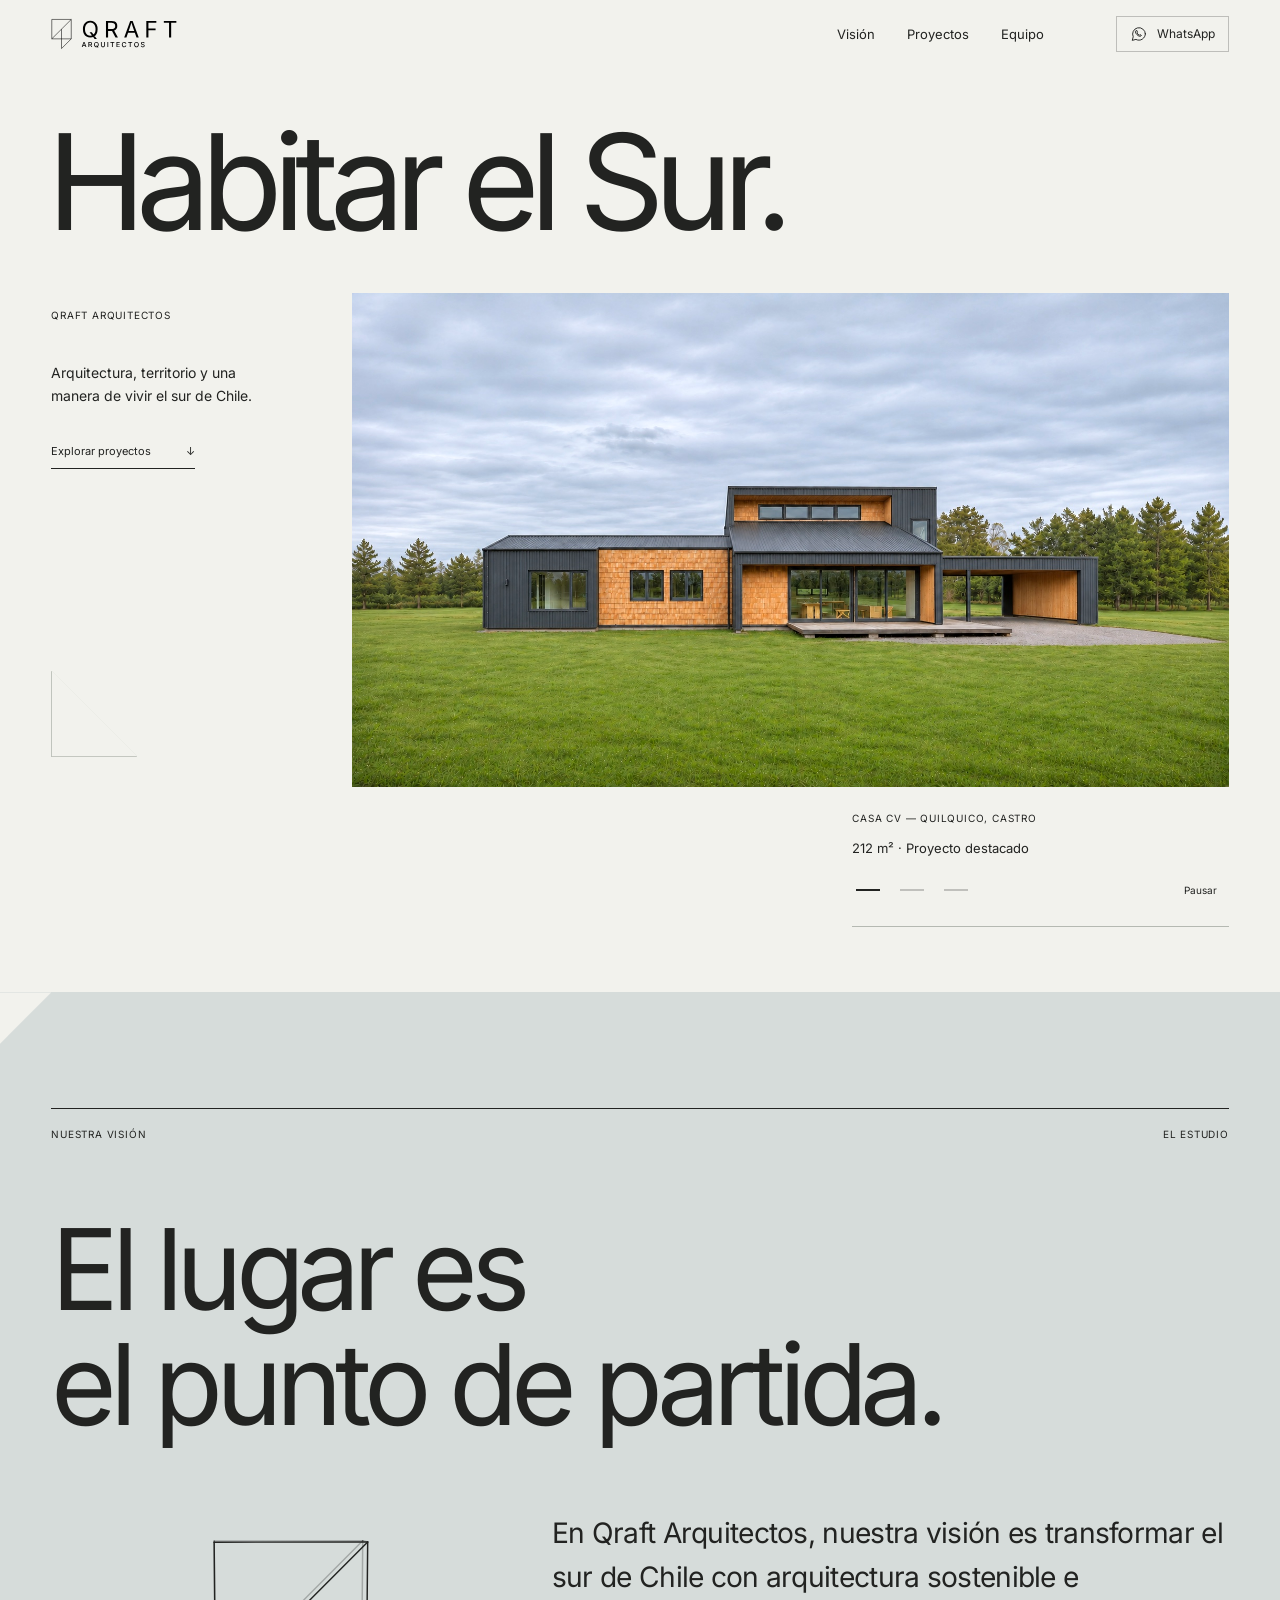
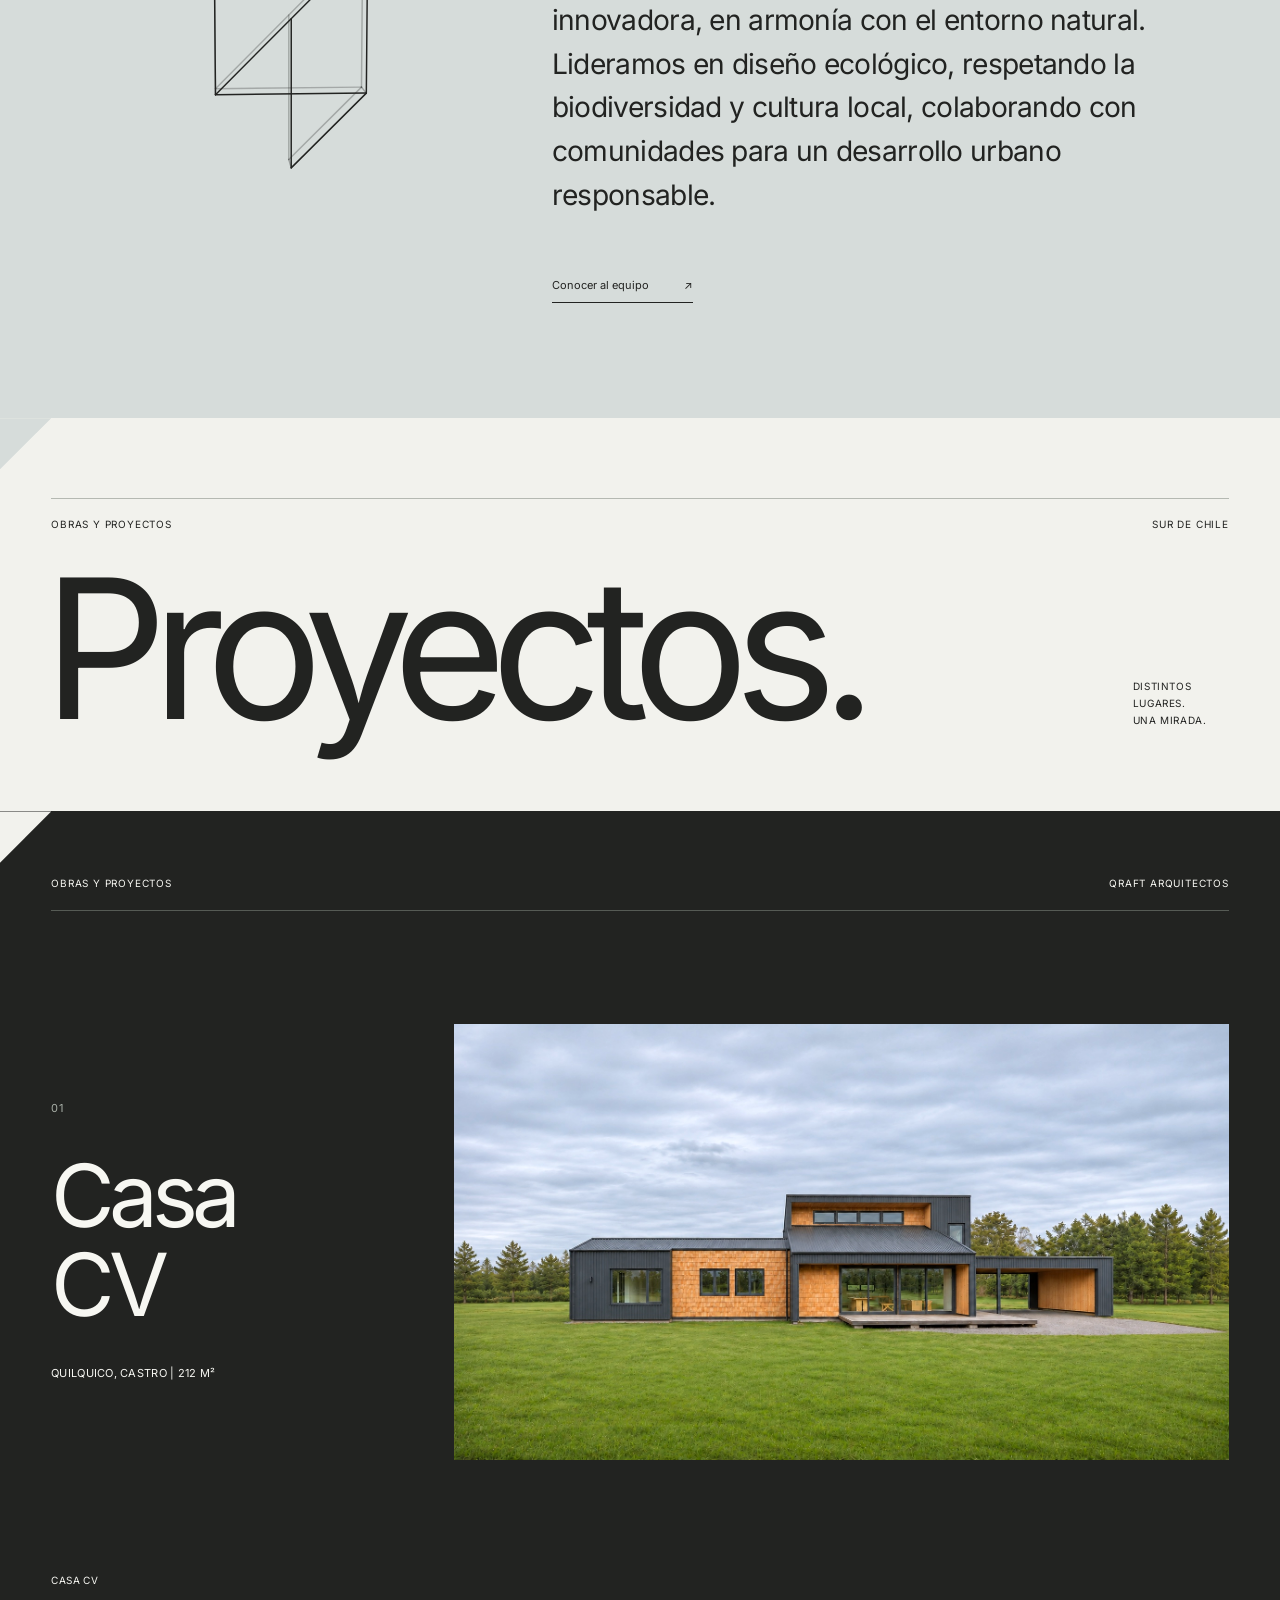
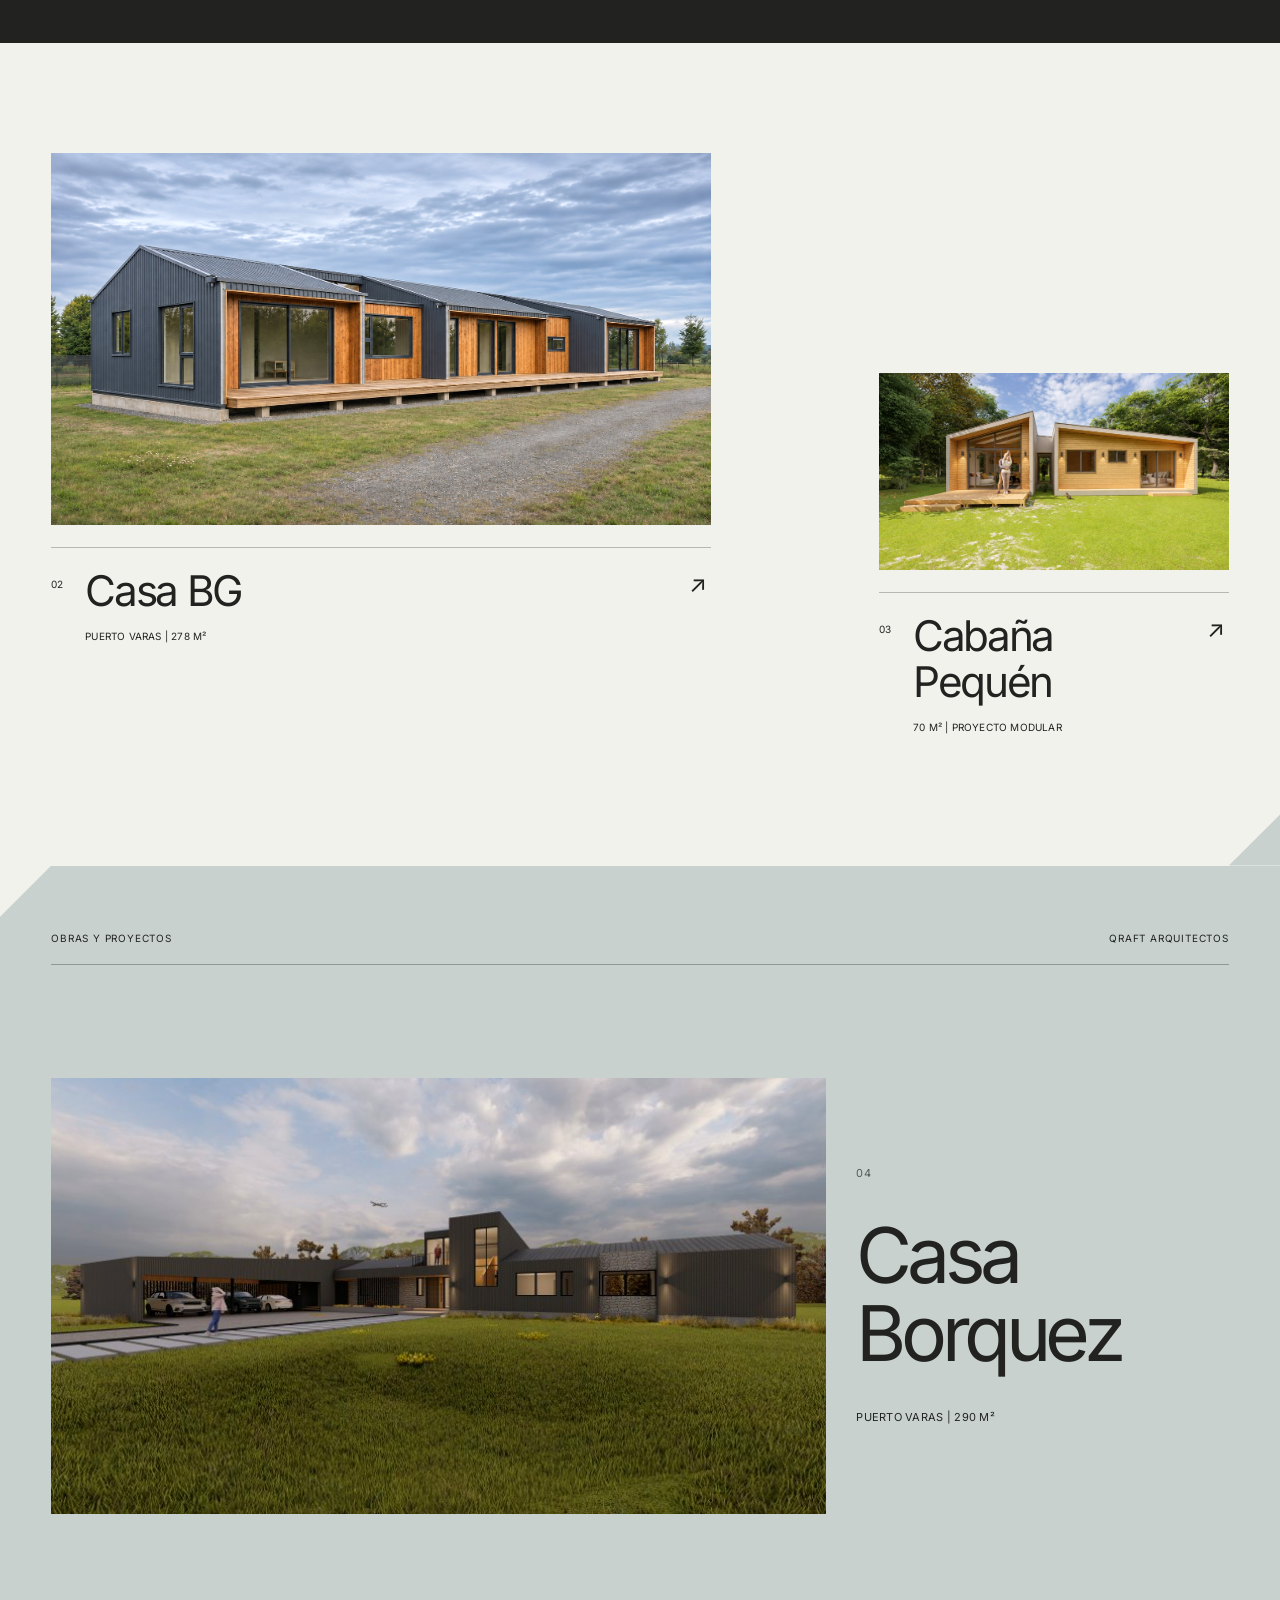
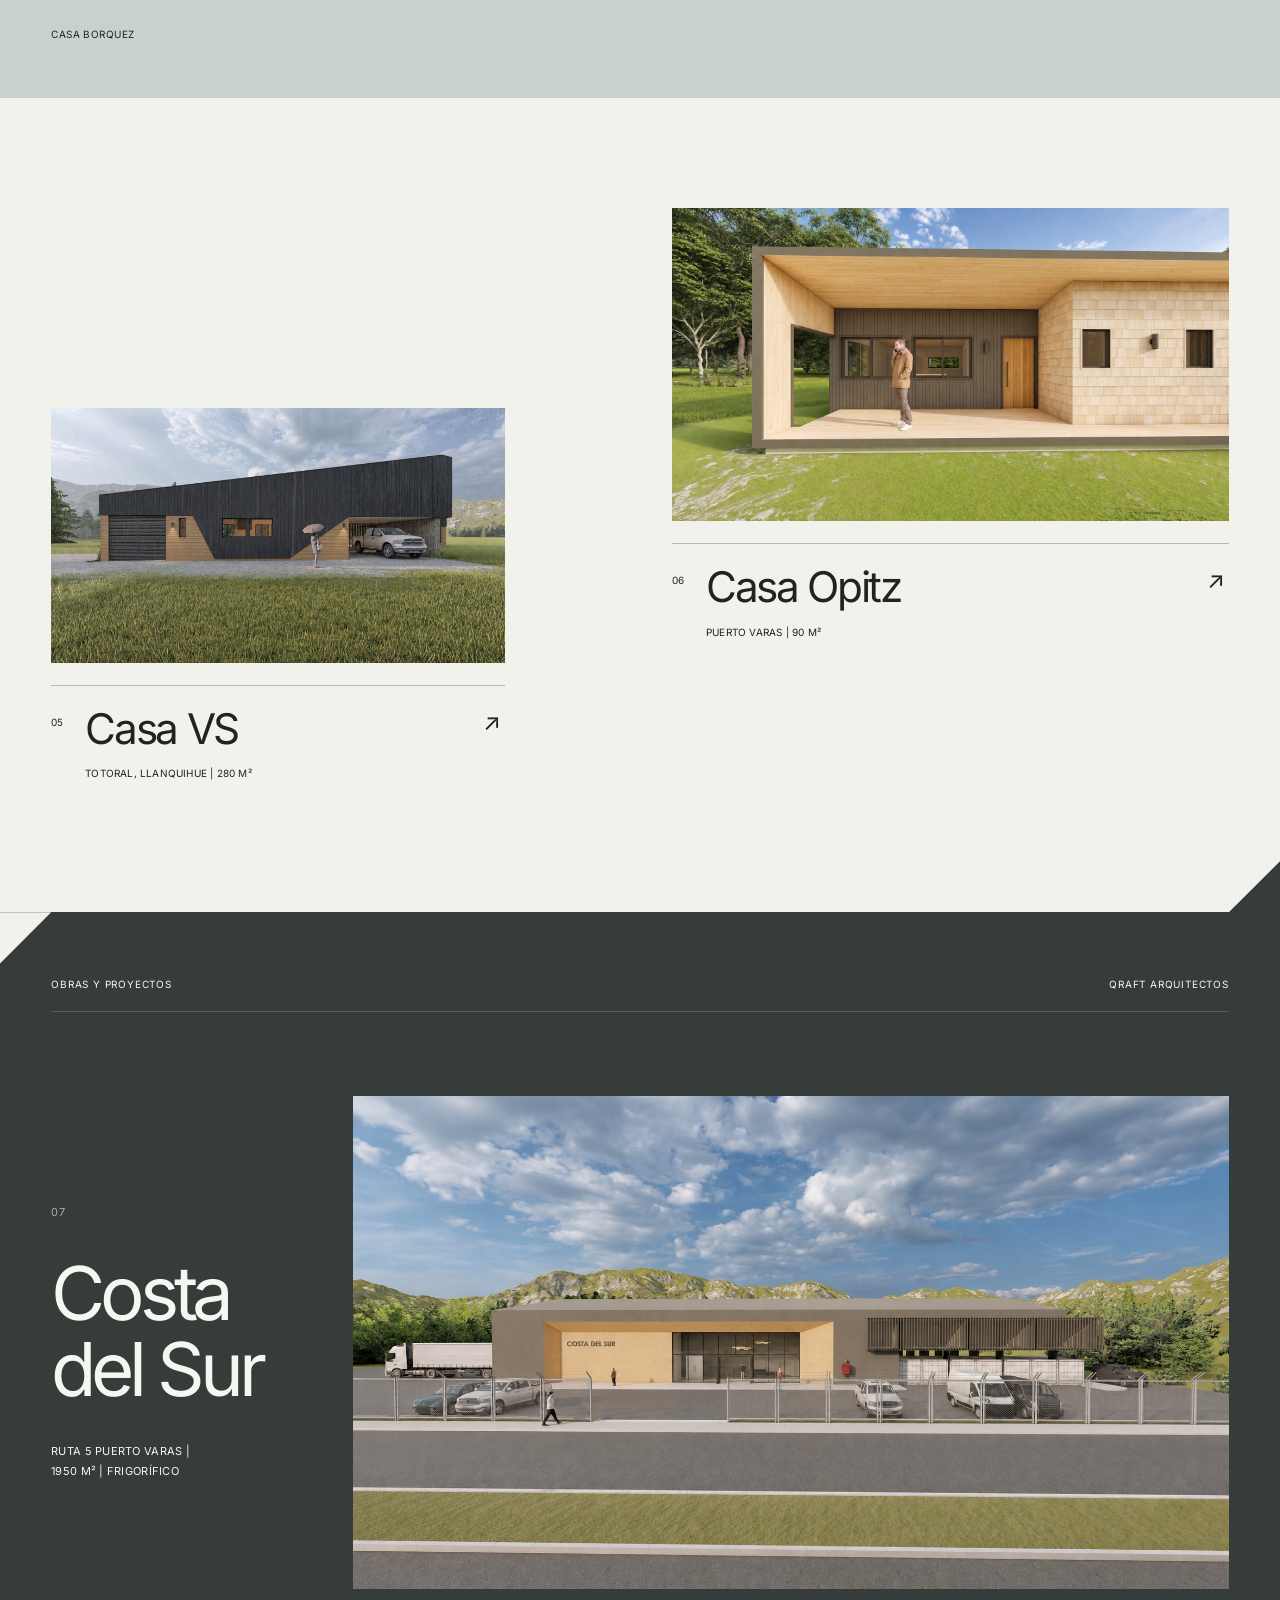
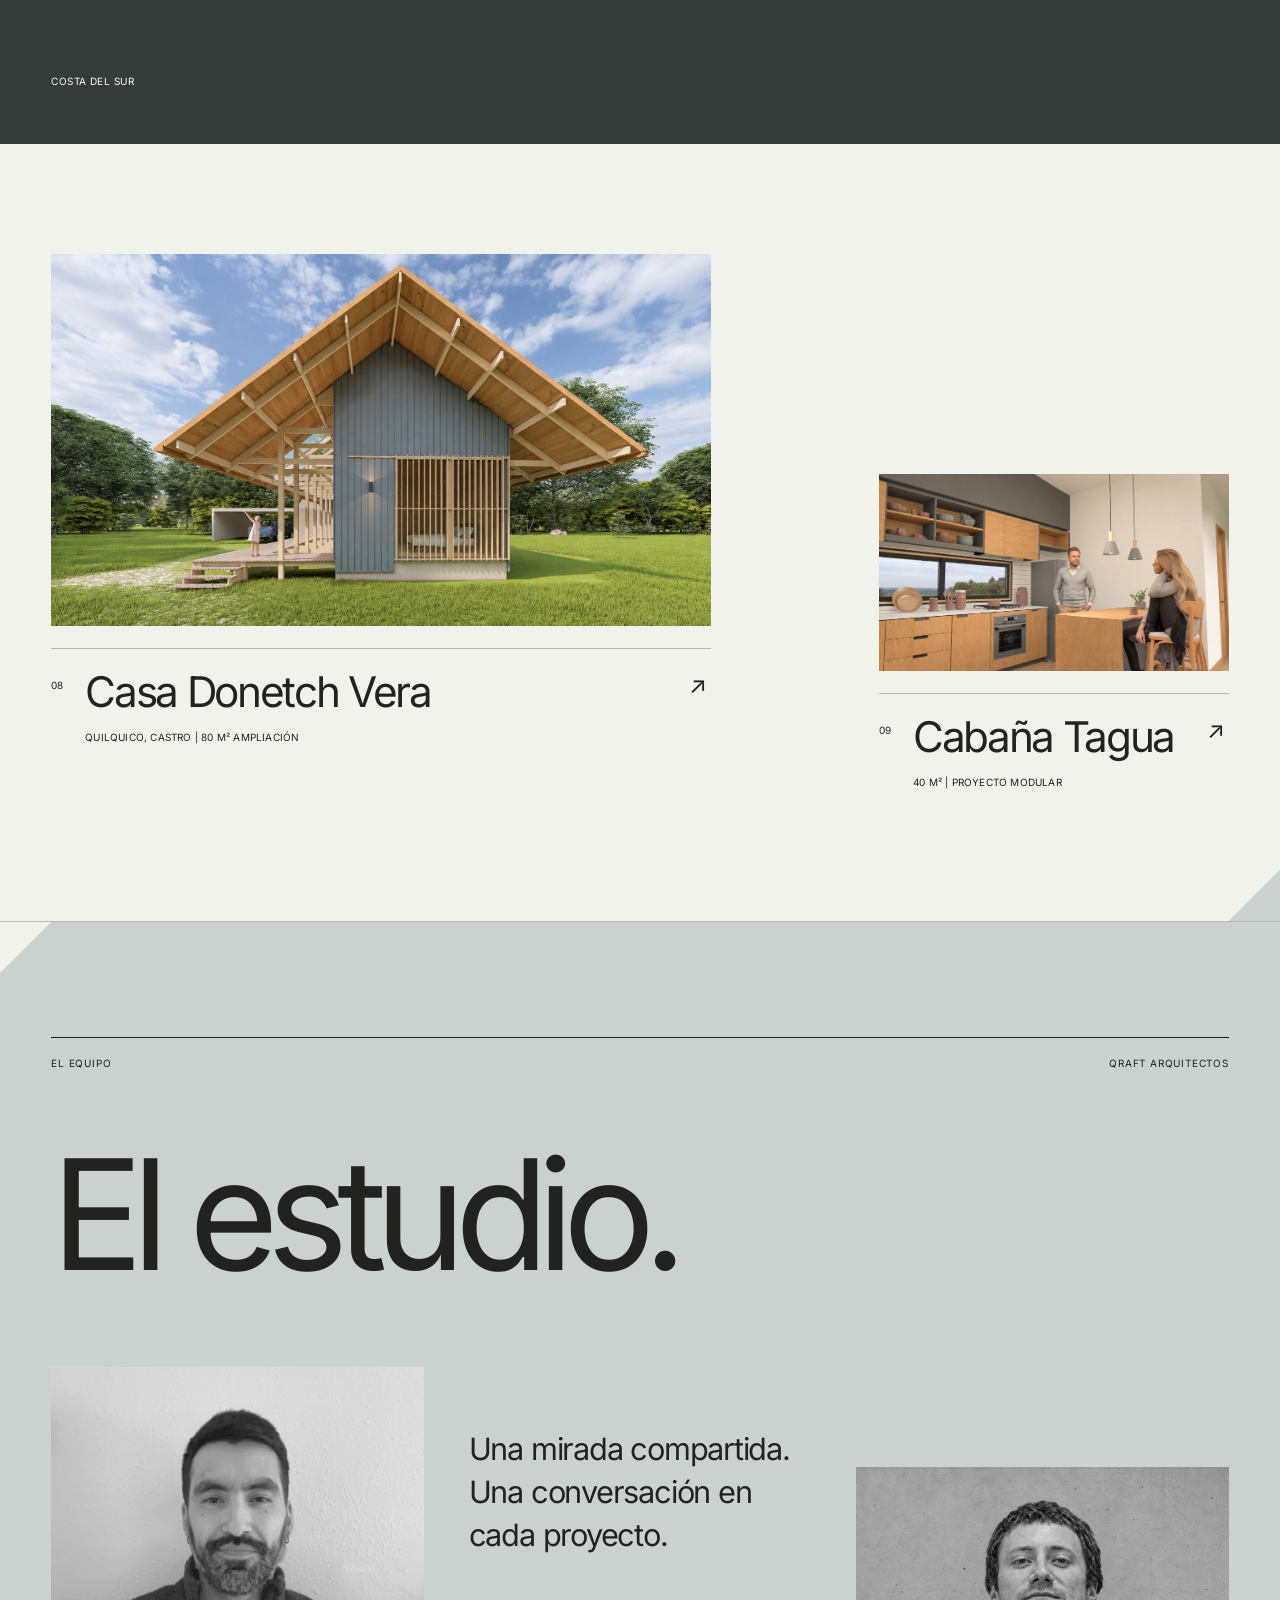
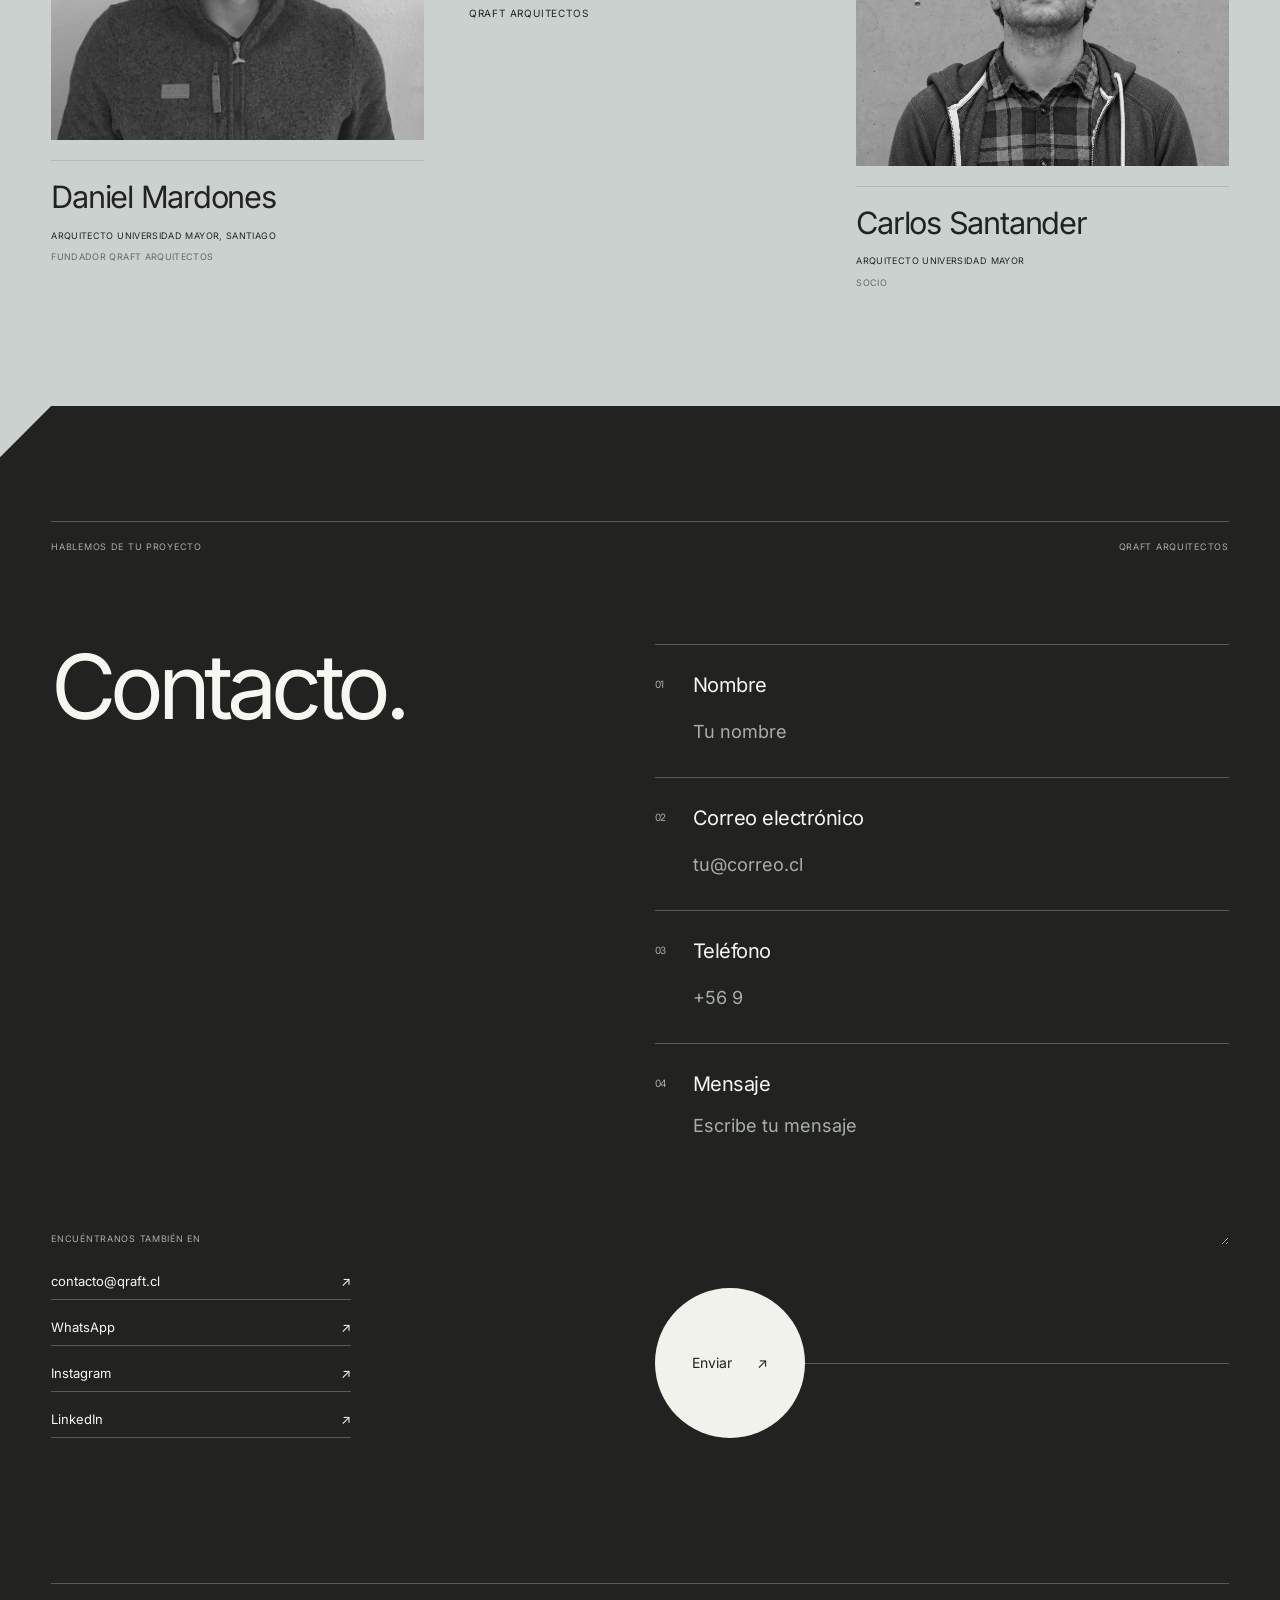
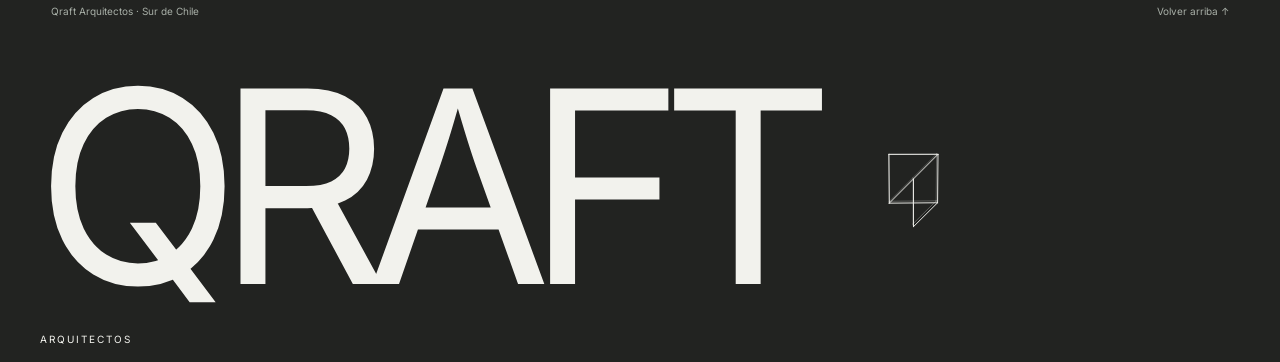
<file: index.html>
<!doctype html><html lang="es" id="top"><head><meta charset="utf-8"><meta name="viewport" content="width=device-width,initial-scale=1"><meta name="description" content="Qraft Arquitectos. Proyectos de arquitectura en el sur de Chile."><title>Habitar el sur · Qraft Arquitectos</title><link rel="stylesheet" href="assets/css/base-da583eb2c0.css"><link rel="stylesheet" href="assets/css/portada-3d906241b1.css"><link rel="stylesheet" href="assets/css/layout-5ab9332de9.css"><link rel="stylesheet" href="assets/css/contacto-383570dfff.css"><link rel="stylesheet" href="assets/css/header-0db5e87b37.css"><style>/* Client review, 2026-11-13: quieter title, complete Borquez overview. */
.cover-heading{font-size:clamp(64px,10.4vw,176px)}
.gallery figure.borquez-overview{grid-column:1/-1;max-width:960px;width:100%;justify-self:center;margin:0}
@media(max-width:800px){.cover-heading{font-size:10.8vw}.gallery figure.borquez-overview{width:100%;margin:0}}
</style><style>
/* Let the contact title leave the viewport with its own section. */
.contact h2{position:static;top:auto;align-self:start}

/* Optical alignment: lift the rotating mark slightly beside the paragraph. */
@media(min-width:801px){.vision .animated-mark{transform:translateY(-18px)}}
/* Project spreads alternate upper-left and lower-right folds. */
.editorial-home .projects>.work-cover::before{inset:0 auto auto 0;clip-path:polygon(0 0,100% 0,0 100%)}
.editorial-home .projects>.work-pair::before{inset:auto 0 0 auto;background:var(--following-surface);clip-path:polygon(100% 0,100% 100%,0 100%)}
.editorial-home .projects>.work-pair{--following-surface:#c9d1cf}
.editorial-home .projects>.work-pair.reverse{--following-surface:#353c39}
.editorial-home .projects>.work-pair:last-child{--following-surface:#cad1cf}
</style><style>
/* Smaller wordmark with a compact rotating companion. */
.footer-signature{display:flex;align-items:center;gap:clamp(20px,4vw,64px);padding-top:38px}
.footer-signature .footer-word{font-size:clamp(64px,21vw,340px);line-height:.96;padding-top:0;flex:0 1 auto;min-width:0}
.footer-signature .footer-word small{display:block;font-size:10px;letter-spacing:.2em;line-height:1.5;margin:16px 0 0 .45em}
.footer-mark{position:relative;display:block;flex:0 0 auto;width:clamp(72px,8vw,112px);height:clamp(72px,8vw,112px);padding:0;margin:0 0 24px;border:0;border-radius:0;background:none;color:inherit;cursor:pointer;isolation:isolate;-webkit-tap-highlight-color:transparent}
.footer-mark .living-symbol{display:block;width:100%;height:100%;overflow:visible;stroke-width:1.1;shape-rendering:geometricPrecision}
.footer-mark:focus-visible{outline:1px solid currentColor;outline-offset:5px}
.footer-mark .mark-control-hint{position:absolute;right:0;bottom:0;font:10px/1 Inter,sans-serif;opacity:0;transition:opacity .2s}
.footer-mark:hover .mark-control-hint,.footer-mark:focus-visible .mark-control-hint,.footer-mark.is-paused .mark-control-hint{opacity:.6}
@media(max-width:800px){.footer-signature{padding-top:28px;gap:20px}.footer-signature .footer-word{font-size:22vw}.footer-signature .footer-word small{font-size:8px;margin-top:12px}.footer-mark{width:56px;height:56px;margin-bottom:20px}.footer-mark .living-symbol{stroke-width:1.6}}
@media(prefers-reduced-motion:reduce){.footer-mark{cursor:default}.footer-mark .mark-control-hint{display:none}.footer-mark:disabled{opacity:1;color:inherit}}
</style></head><body class="editorial-home"><a class="skip" href="#main">Saltar al contenido</a><header class="header"><a class="brand" href="index.html" aria-label="Qraft Arquitectos · Inicio"><img src="assets/images/qraft-arquitectos-26c0fdaafe.svg" alt="Qraft Arquitectos" width="4000" height="1065"></a><button class="menu-button" type="button" aria-expanded="false" aria-controls="main-nav">Menú +</button><nav id="main-nav" aria-label="Navegación principal"><a href="#vision">Visión</a><a href="#proyectos">Proyectos</a><a href="#equipo">Equipo</a><a class="nav-contact nav-whatsapp" href="https://wa.me/56998165445" aria-label="WhatsApp de Qraft Arquitectos"><svg viewBox="0 0 24 24" fill="none" stroke="currentColor" stroke-width="1.25" stroke-linecap="round" stroke-linejoin="round" aria-hidden="true" focusable="false"><path d="M20.5 11.7a8.5 8.5 0 0 1-12.6 7.5L3 20.5l1.3-4.8A8.5 8.5 0 1 1 20.5 11.7Z"/><path d="M8.2 7.5c-.5 0-1 .8-1 1.4 0 2.6 3.6 6.2 6.3 6.2.7 0 1.5-.6 1.7-1.2l-2-1.1-.8.8c-1.3-.5-2.6-1.8-3.1-3.1l.8-.8-1-2.2Z"/></svg><span>WhatsApp</span></a></nav></header><main id="main"><section class="hero"><div class="cover-grid"><h1 class="cover-heading">Habitar el Sur.</h1><div class="cover-note"><div><span class="micro">Qraft Arquitectos</span><p>Arquitectura, territorio y una manera de vivir el sur de Chile.</p><a class="editorial-link" href="#proyectos">Explorar proyectos <span aria-hidden="true">↓</span></a></div></div><a class="cover-picture" href="casa-cv.html" aria-label="Ver Casa CV"><img src="assets/images/casa-cv-en-quilquico-castro-296b283d68.jpg" alt="Casa CV en Quilquico, Castro" width="1672" height="941"></a><div class="cover-caption"><span class="micro">CASA CV — QUILQUICO, CASTRO</span><span class="location">212 m² · Proyecto destacado</span><div class="cover-controls" role="group" aria-label="Casas destacadas"><button type="button" class="cover-select" aria-label="Mostrar Casa CV" aria-current="true"></button><button type="button" class="cover-select" aria-label="Mostrar Casa BG" aria-current="false"></button><button type="button" class="cover-select" aria-label="Mostrar Casa Borquez" aria-current="false"></button><button type="button" class="cover-pause" aria-label="Pausar o reanudar rotación de casas" aria-pressed="false">Pausar</button></div></div></div></section><section class="vision" id="vision"><div class="chapter-line micro"><span>Nuestra visión</span><span>EL ESTUDIO</span></div><h2>El lugar es<br>el punto de partida.</h2><div class="vision-essay"><button class="vision-glyph animated-mark" id="simbolo-vivo" type="button" aria-label="Pausar animación del símbolo de Qraft" aria-pressed="false" aria-describedby="living-mark-description" title="Pausar animación"><svg class="living-symbol" viewBox="-60 -60 120 120" fill="none" stroke="currentColor" stroke-width=".55" stroke-linecap="round" stroke-linejoin="round" aria-hidden="true" focusable="false"><path class="morph-line" d="M-28 -42L28 -42"/><path class="morph-line" d="M28 -42L28 14"/><path class="morph-line" d="M28 14L-28 14"/><path class="morph-line" d="M-28 14L-28 -42"/><path class="morph-line" d="M-28 14L28 -42"/><path class="morph-line" d="M0 -14L0 42"/><path class="morph-line" d="M0 42L28 14"/></svg><span class="mark-control-hint" aria-hidden="true">Ⅱ</span></button><span class="sr-only" id="living-mark-description">El imagotipo de Qraft gira sobre su eje vertical, conservando su forma y mostrando una profundidad ligera. Pulsa para pausar o reanudar.</span><div class="vision-body"><p>En Qraft Arquitectos, nuestra visión es transformar el sur de Chile con arquitectura sostenible e innovadora, en armonía con el entorno natural. Lideramos en diseño ecológico, respetando la biodiversidad y cultura local, colaborando con comunidades para un desarrollo urbano responsable.</p><a class="editorial-link" href="#equipo">Conocer al equipo <span aria-hidden="true">↗</span></a></div></div></section><section class="projects" id="proyectos"><div class="projects-masthead"><div class="micro"><span>OBRAS Y PROYECTOS</span><span>SUR DE CHILE</span></div><h2>Proyectos.</h2><p>Distintos lugares.<br>Una mirada.</p></div><article class="work-cover " id="obra-casa-cv"><div class="work-running micro"><span>OBRAS Y PROYECTOS</span><span>QRAFT ARQUITECTOS</span></div><a class="work-cover-link" href="casa-cv.html" aria-label="Ver Casa CV"><div class="work-cover-title"><span class="work-no">01</span><h3>Casa <br>CV</h3><p class="work-meta">QUILQUICO, CASTRO | 212 m²</p></div><div class="work-cover-media"><img src="assets/images/casa-cv-en-quilquico-castro-296b283d68.jpg" alt="Casa CV" loading="lazy" width="1672" height="941"></div></a><div class="work-bottom"><span>CASA CV</span></div></article><div class="work-pair"><a class="work-card" href="casa-bg.html" aria-label="Ver Casa BG"><div class="work-card-photo"><img src="assets/images/casa-bg-ac6defde51.jpg" alt="Casa BG" loading="lazy" width="1672" height="941"></div><div class="work-card-caption"><span class="work-no">02</span><div><h3>Casa BG</h3><p class="work-meta">PUERTO VARAS | 278 m²</p></div><span class="small-arrow" aria-hidden="true">↗</span></div></a><a class="work-card" href="cabana-pequen.html" aria-label="Ver Cabaña Pequén"><div class="work-card-photo"><img src="assets/images/cabana-pequen-5a99ea3101.jpg" alt="Cabaña Pequén" loading="lazy" width="1672" height="941"></div><div class="work-card-caption"><span class="work-no">03</span><div><h3>Cabaña Pequén</h3><p class="work-meta">70 m² | PROYECTO MODULAR</p></div><span class="small-arrow" aria-hidden="true">↗</span></div></a></div><article class="work-cover blue" id="obra-casa-borquez"><div class="work-running micro"><span>OBRAS Y PROYECTOS</span><span>QRAFT ARQUITECTOS</span></div><a class="work-cover-link" href="casa-borquez.html" aria-label="Ver Casa Borquez"><div class="work-cover-title"><span class="work-no">04</span><h3>Casa <br>Borquez</h3><p class="work-meta">PUERTO VARAS | 290 m²</p></div><div class="work-cover-media"><img src="assets/images/casa-borquez-d41dc75da0.jpg" alt="Casa Borquez" loading="lazy" width="768" height="432"></div></a><div class="work-bottom"><span>CASA BORQUEZ</span></div></article><div class="work-pair reverse"><a class="work-card" href="casa-vs.html" aria-label="Ver Casa VS"><div class="work-card-photo"><img src="assets/images/casa-vs-7a3cc521cc.jpg" alt="Casa VS" loading="lazy" width="1672" height="941"></div><div class="work-card-caption"><span class="work-no">05</span><div><h3>Casa VS</h3><p class="work-meta">TOTORAL, LLANQUIHUE | 280 m²</p></div><span class="small-arrow" aria-hidden="true">↗</span></div></a><a class="work-card" href="casa-opitz.html" aria-label="Ver Casa Opitz"><div class="work-card-photo"><img src="assets/images/casa-opitz-d2cd58a1c1.jpg" alt="Casa Opitz" loading="lazy" width="1672" height="941"></div><div class="work-card-caption"><span class="work-no">06</span><div><h3>Casa Opitz</h3><p class="work-meta">PUERTO VARAS | 90 m²</p></div><span class="small-arrow" aria-hidden="true">↗</span></div></a></div><article class="work-cover industrial" id="obra-costa-del-sur"><div class="work-running micro"><span>OBRAS Y PROYECTOS</span><span>QRAFT ARQUITECTOS</span></div><a class="work-cover-link" href="costa-del-sur.html" aria-label="Ver Costa del Sur"><div class="work-cover-title"><span class="work-no">07</span><h3>Costa <br>del Sur</h3><p class="work-meta">RUTA 5 PUERTO VARAS | 1950 m² | FRIGORÍFICO</p></div><div class="work-cover-media"><img src="assets/images/costa-del-sur-a62d17e5ae.jpg" alt="Costa del Sur" loading="lazy" width="1672" height="941"></div></a><div class="work-bottom"><span>COSTA DEL SUR</span></div></article><div class="work-pair"><a class="work-card" href="casa-donetch-vera.html" aria-label="Ver Casa Donetch Vera"><div class="work-card-photo"><img src="assets/images/casa-donetch-vera-3a04247f38.jpg" alt="Casa Donetch Vera" loading="lazy" width="1672" height="941"></div><div class="work-card-caption"><span class="work-no">08</span><div><h3>Casa Donetch Vera</h3><p class="work-meta">QUILQUICO, CASTRO | 80 m² AMPLIACIÓN</p></div><span class="small-arrow" aria-hidden="true">↗</span></div></a><a class="work-card" href="cabana-tagua.html" aria-label="Ver Cabaña Tagua"><div class="work-card-photo"><img src="assets/images/cabana-tagua-e24670f966.jpg" alt="Cabaña Tagua" loading="lazy" width="1672" height="941"></div><div class="work-card-caption"><span class="work-no">09</span><div><h3>Cabaña Tagua</h3><p class="work-meta">40 m² | PROYECTO MODULAR</p></div><span class="small-arrow" aria-hidden="true">↗</span></div></a></div></section><section class="team" id="equipo"><div class="chapter-line micro"><span>El equipo</span><span>QRAFT ARQUITECTOS</span></div><h2>El estudio.</h2><div class="team-spread"><article class="person reveal"><img src="assets/images/daniel-mardones-39e5d4b2fd.png" alt="Daniel Mardones" loading="lazy" width="768" height="768"><h3>Daniel Mardones</h3><p>ARQUITECTO UNIVERSIDAD MAYOR, SANTIAGO</p><p class="role">FUNDADOR QRAFT ARQUITECTOS</p></article><div class="team-statement">Una mirada compartida.<br>Una conversación en cada proyecto.<span class="micro">QRAFT ARQUITECTOS</span></div><article class="person reveal"><img src="carlos-santander-restaurado.jpg" alt="Carlos Santander" loading="lazy" width="1402" height="1122"><h3>Carlos Santander</h3><p>ARQUITECTO UNIVERSIDAD MAYOR</p><p class="role">SOCIO</p></article></div></section><section class="contact" id="contacto"><div class="wrap"><div class="contact-top"><span>HABLEMOS DE TU PROYECTO</span><span>QRAFT ARQUITECTOS</span></div><div class="contact-grid"><h2>Contacto.</h2><form aria-label="Contacto"><label for="nombre"><span class="field-number" aria-hidden="true">01</span><span class="field-body">Nombre<input id="nombre" name="nombre" type="text" placeholder="Tu nombre" autocomplete="name" required></span></label><label for="email"><span class="field-number" aria-hidden="true">02</span><span class="field-body">Correo electrónico<input id="email" name="email" type="email" placeholder="tu@correo.cl" autocomplete="email" required></span></label><label for="telefono"><span class="field-number" aria-hidden="true">03</span><span class="field-body">Teléfono<input id="telefono" name="telefono" type="tel" placeholder="+56 9" autocomplete="tel"></span></label><label for="mensaje"><span class="field-number" aria-hidden="true">04</span><span class="field-body">Mensaje<textarea id="mensaje" name="mensaje" placeholder="Escribe tu mensaje" required></textarea></span></label><div class="action"><span class="send-rule" aria-hidden="true"></span><button type="submit"><span>Enviar</span><span aria-hidden="true">↗</span></button></div><p class="form-status" role="status"></p></form><aside class="contact-aside"><p class="aside-label">ENCUÉNTRANOS TAMBIÉN EN</p><nav class="channels" aria-label="Canales de contacto"><a href="mailto:contacto@qraft.cl">contacto@qraft.cl <span aria-hidden="true">↗</span></a><a href="https://wa.me/56998165445">WhatsApp <span aria-hidden="true">↗</span></a><a href="https://instagram.com/qraft_arquitectos/">Instagram <span aria-hidden="true">↗</span></a><a href="https://linkedin.com/in/qraftarquitectos/">LinkedIn <span aria-hidden="true">↗</span></a></nav></aside></div></div></section></main><footer class="footer" id="footer"><div class="footer-line"><span>Qraft Arquitectos · Sur de Chile</span><a href="#top">Volver arriba ↑</a></div><div class="footer-signature"><div class="footer-word" aria-hidden="true">QRAFT<small>ARQUITECTOS</small></div><button class="animated-mark footer-mark" type="button" aria-label="Pausar giro del símbolo de Qraft del footer" aria-pressed="false" title="Pausar giro"><svg class="living-symbol" viewBox="-60 -60 120 120" fill="none" stroke="currentColor" stroke-width="1.1" stroke-linecap="round" stroke-linejoin="round" aria-hidden="true" focusable="false"><path d="M-28 -42L28 -42"/><path d="M28 -42L28 14"/><path d="M28 14L-28 14"/><path d="M-28 14L-28 -42"/><path d="M-28 14L28 -42"/><path d="M0 -14L0 42"/><path d="M0 42L28 14"/></svg><span class="mark-control-hint" aria-hidden="true">Ⅱ</span></button></div></footer><script src="assets/js/sitio-80e57de233.js"></script><script>
(()=>{
 document.querySelectorAll('.animated-mark').forEach(mark=>{
 const suffix=mark.closest('footer')?' del footer':'';
 const svg=mark.querySelector('svg'),reduced=matchMedia('(prefers-reduced-motion: reduce)');
 const nodes=[[-28,-42],[28,-42],[28,14],[-28,14],[0,-14],[0,42]],edges=[[0,1],[1,2],[2,3],[3,0],[3,1],[4,5],[5,2]],ns='http://www.w3.org/2000/svg';
 const front=[...svg.querySelectorAll('path')];front.forEach(p=>p.classList.remove('morph-line'));
 function addPath(opacity){const p=document.createElementNS(ns,'path');p.setAttribute('opacity',opacity);svg.insertBefore(p,front[0]);return p}
 const back=edges.map(()=>addPath('.28')),rails=[0,1,2,3,5].map(()=>addPath('.32'));
 let elapsed=0,last=0,frame=0,visible=false,paused=false;
 function project([x,y],z,angle){const c=Math.cos(angle),s=Math.sin(angle),rx=x*c+z*s,rz=-x*s+z*c,tilt=-.13,ry=y*Math.cos(tilt)-rz*Math.sin(tilt),depth=y*Math.sin(tilt)+rz*Math.cos(tilt),scale=420/(420-depth);return [rx*scale,ry*scale]}
 function path(p,a,b){p.setAttribute('d',`M${a[0].toFixed(3)} ${a[1].toFixed(3)}L${b[0].toFixed(3)} ${b[1].toFixed(3)}`)}
 function draw(time){const angle=time/16000*Math.PI*2;
  if(reduced.matches){front.forEach((p,i)=>path(p,nodes[edges[i][0]],nodes[edges[i][1]]));back.concat(rails).forEach(p=>p.style.display='none');return}
  back.concat(rails).forEach(p=>p.style.display='');const f=nodes.map(n=>project(n,7,angle)),b=nodes.map(n=>project(n,-7,angle));
  edges.forEach(([a,z],i)=>{path(front[i],f[a],f[z]);path(back[i],b[a],b[z])});[0,1,2,3,5].forEach((n,i)=>path(rails[i],f[n],b[n]));
 }
 function run(now){if(!last)last=now;elapsed+=Math.min(64,now-last);last=now;draw(elapsed);frame=requestAnimationFrame(run)}
 function update(){cancelAnimationFrame(frame);frame=0;last=0;mark.disabled=reduced.matches;
  mark.classList.toggle('is-paused',paused);mark.setAttribute('aria-pressed',String(paused));mark.setAttribute('aria-label',reduced.matches?'Símbolo de Qraft, movimiento reducido':paused?'Reanudar giro del símbolo de Qraft'+suffix:'Pausar giro del símbolo de Qraft'+suffix);mark.title=paused?'Reanudar giro':'Pausar giro';mark.querySelector('.mark-control-hint').textContent=paused?'▷':'Ⅱ';draw(elapsed);
  if(visible&&!paused&&!document.hidden&&!reduced.matches)frame=requestAnimationFrame(run)
 }
 mark.addEventListener('click',()=>{paused=!paused;update()});new IntersectionObserver(es=>{visible=es[0].isIntersecting;update()},{threshold:.1}).observe(mark);document.addEventListener('visibilitychange',update);reduced.addEventListener('change',update);update();
 });
})();
</script><script src="assets/js/portada-c53b799c7f.js"></script><script src="assets/js/scroll-proyectos-39c7907552.js"></script><script src="assets/js/header-da12762636.js"></script></body></html>
</file>
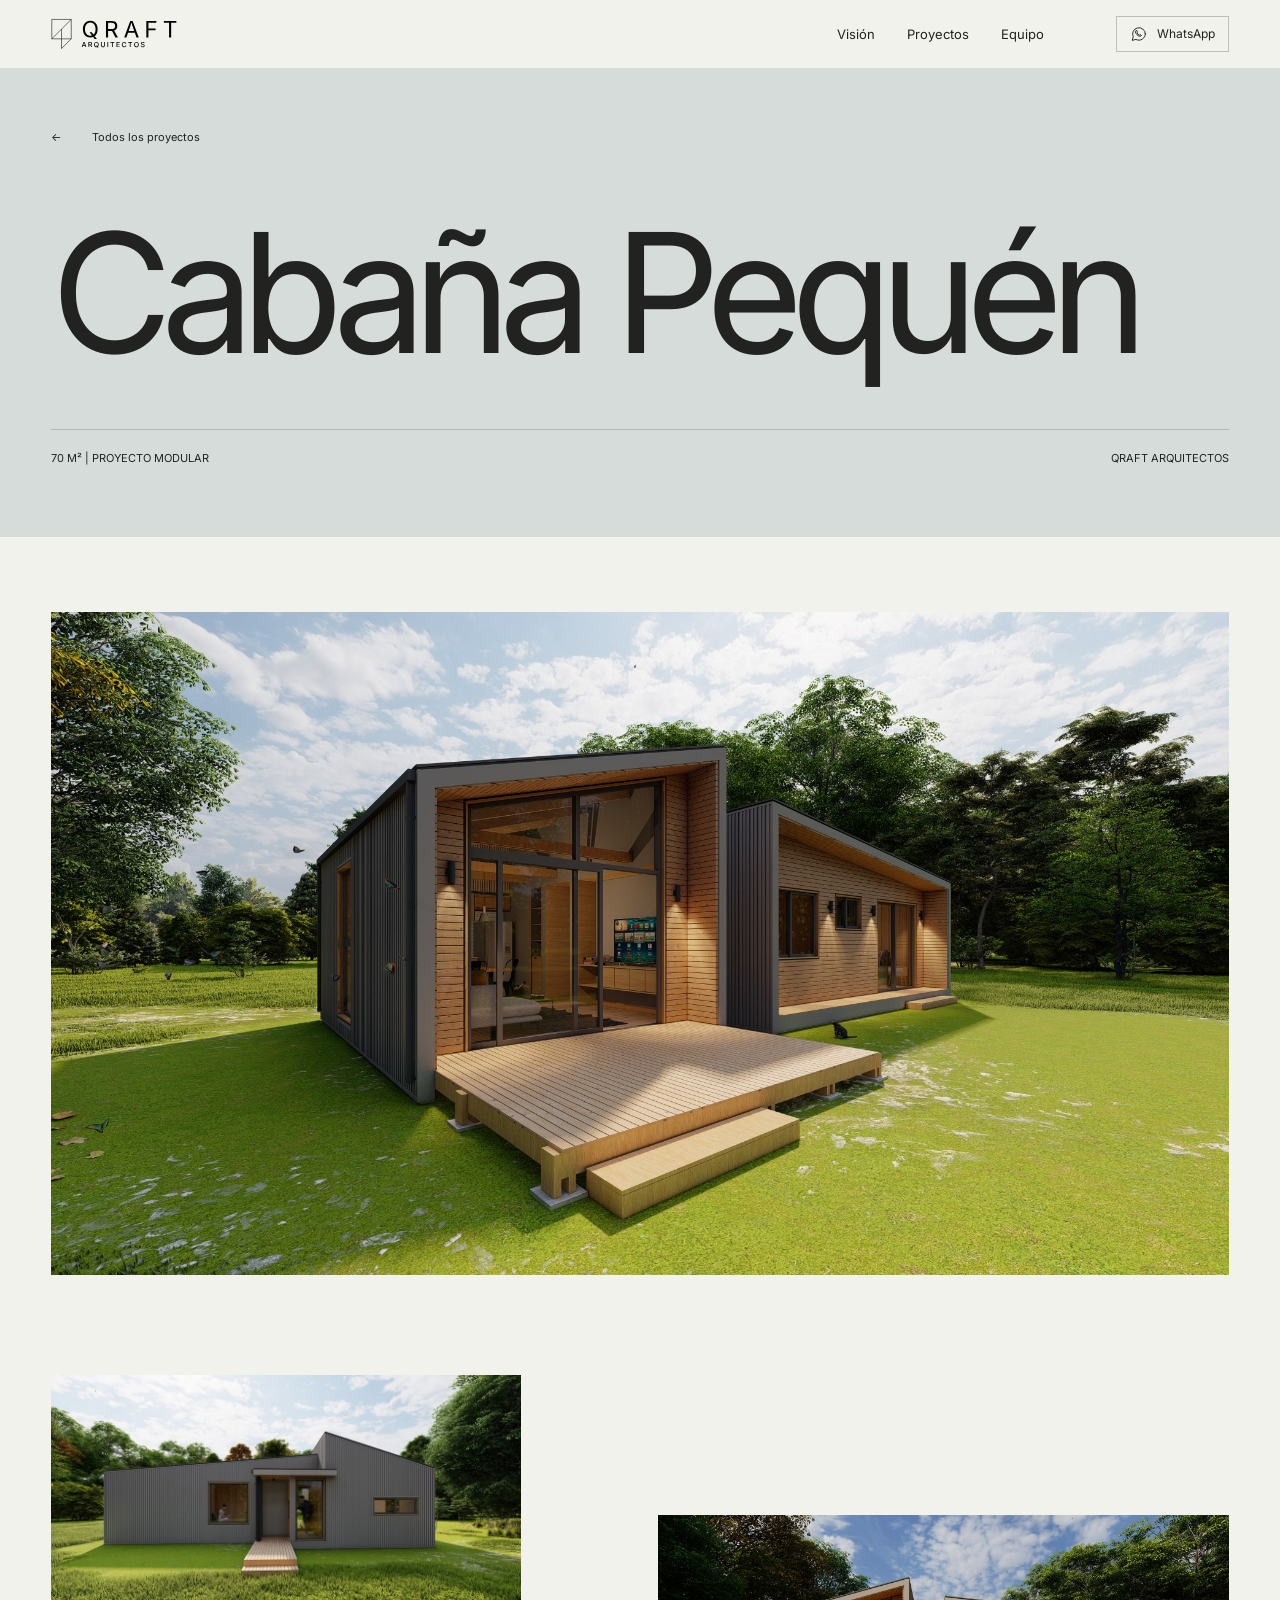
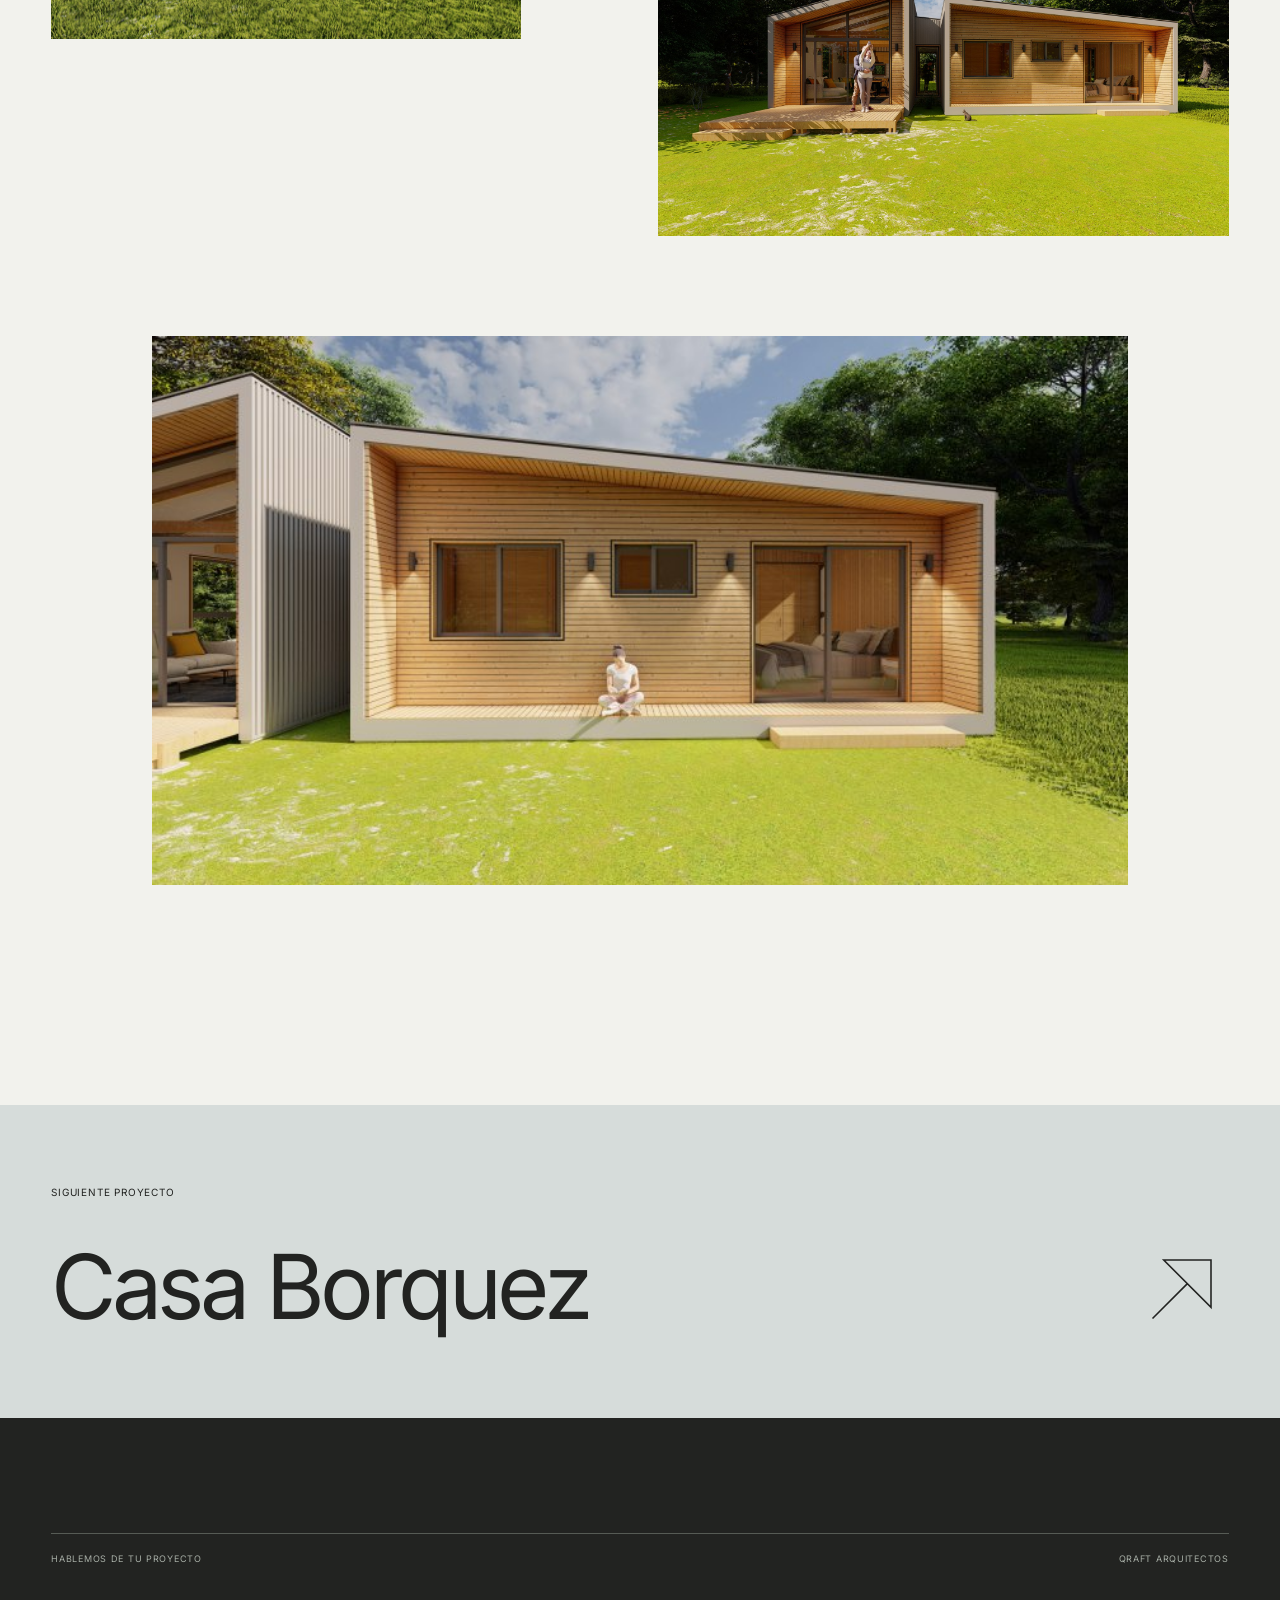
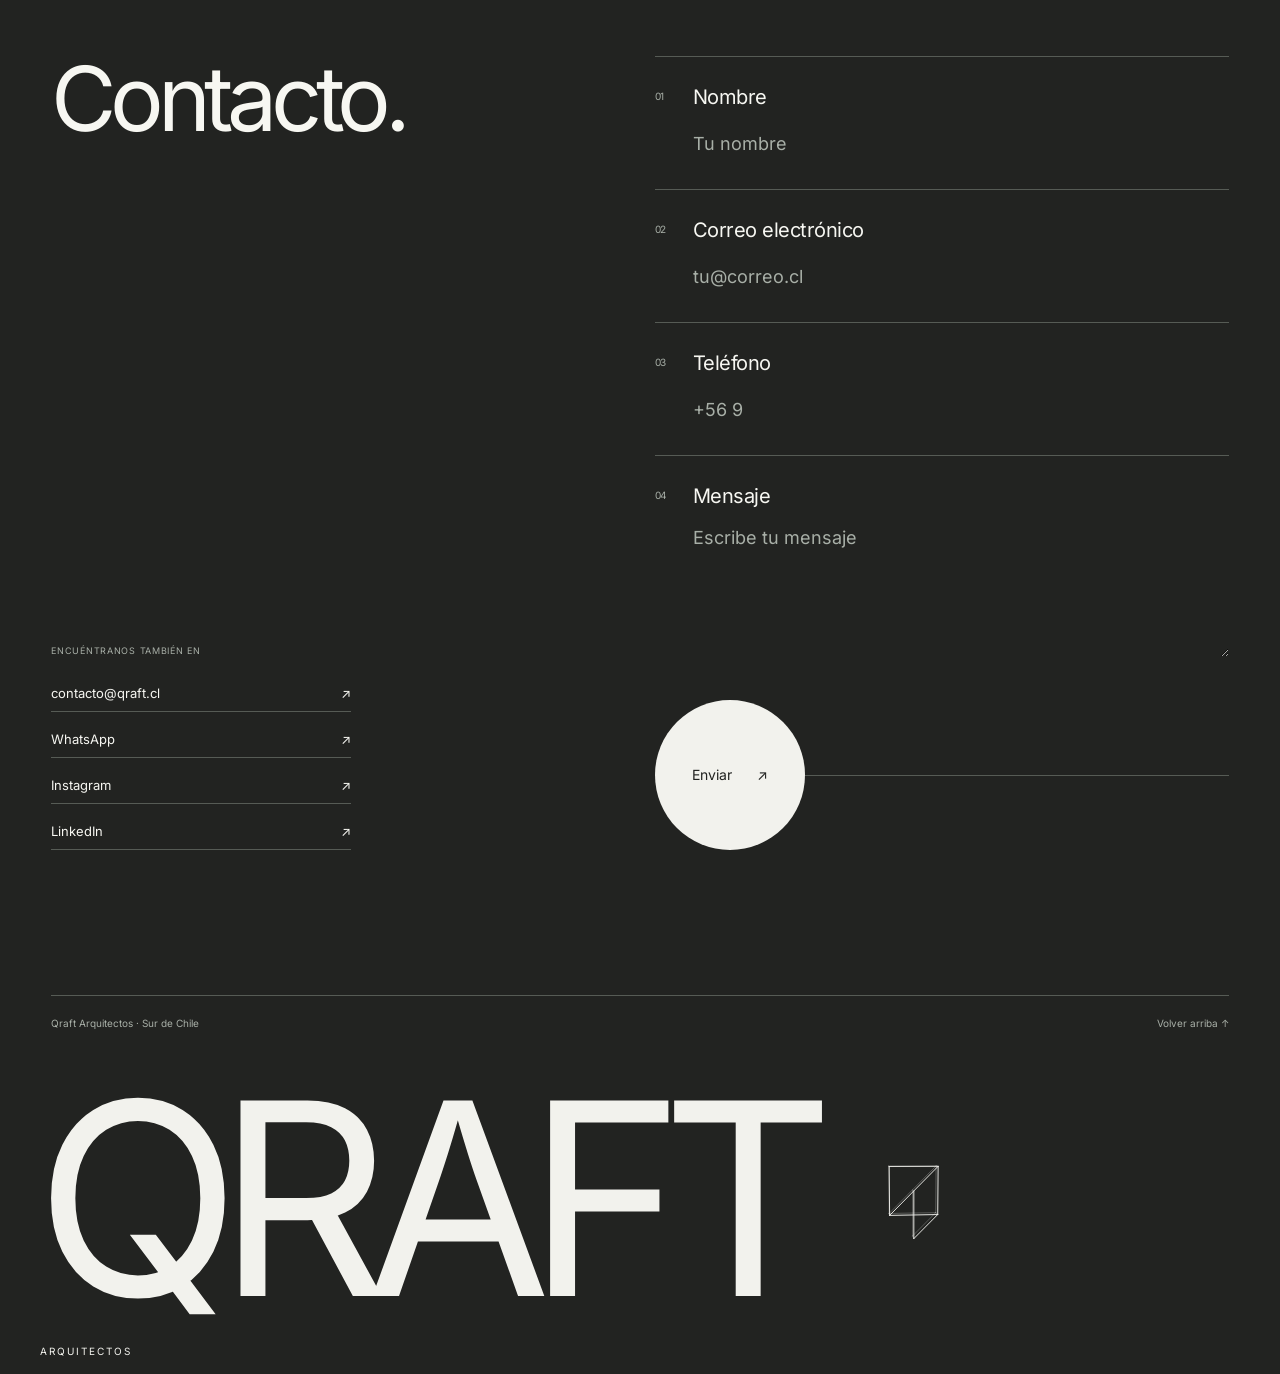
<file: cabana-pequen.html>
<!doctype html><html lang="es" id="top"><head><meta charset="utf-8"><meta name="viewport" content="width=device-width,initial-scale=1"><meta name="description" content="Qraft Arquitectos. Proyectos de arquitectura en el sur de Chile."><title>Cabaña Pequén · Qraft Arquitectos</title><link rel="stylesheet" href="assets/css/base-9311d3bf59.css"><link rel="stylesheet" href="assets/css/layout-15d45d660e.css"><link rel="stylesheet" href="assets/css/contacto-383570dfff.css"><link rel="stylesheet" href="assets/css/header-0db5e87b37.css"><style>
/* Let the contact title leave the viewport with its own section. */
.contact h2{position:static;top:auto;align-self:start}
</style><style>
/* Smaller wordmark with a compact rotating companion. */
.footer-signature{display:flex;align-items:center;gap:clamp(20px,4vw,64px);padding-top:38px}
.footer-signature .footer-word{font-size:clamp(64px,21vw,340px);line-height:.96;padding-top:0;flex:0 1 auto;min-width:0}
.footer-signature .footer-word small{display:block;font-size:10px;letter-spacing:.2em;line-height:1.5;margin:16px 0 0 .45em}
.footer-mark{position:relative;display:block;flex:0 0 auto;width:clamp(72px,8vw,112px);height:clamp(72px,8vw,112px);padding:0;margin:0 0 24px;border:0;border-radius:0;background:none;color:inherit;cursor:pointer;isolation:isolate;-webkit-tap-highlight-color:transparent}
.footer-mark .living-symbol{display:block;width:100%;height:100%;overflow:visible;stroke-width:1.1;shape-rendering:geometricPrecision}
.footer-mark:focus-visible{outline:1px solid currentColor;outline-offset:5px}
.footer-mark .mark-control-hint{position:absolute;right:0;bottom:0;font:10px/1 Inter,sans-serif;opacity:0;transition:opacity .2s}
.footer-mark:hover .mark-control-hint,.footer-mark:focus-visible .mark-control-hint,.footer-mark.is-paused .mark-control-hint{opacity:.6}
@media(max-width:800px){.footer-signature{padding-top:28px;gap:20px}.footer-signature .footer-word{font-size:22vw}.footer-signature .footer-word small{font-size:8px;margin-top:12px}.footer-mark{width:56px;height:56px;margin-bottom:20px}.footer-mark .living-symbol{stroke-width:1.6}}
@media(prefers-reduced-motion:reduce){.footer-mark{cursor:default}.footer-mark .mark-control-hint{display:none}.footer-mark:disabled{opacity:1;color:inherit}}
</style></head><body class="project-page"><a class="skip" href="#main">Saltar al contenido</a><header class="header"><a class="brand" href="index.html" aria-label="Qraft Arquitectos · Inicio"><img src="assets/images/qraft-arquitectos-26c0fdaafe.svg" alt="Qraft Arquitectos" width="4000" height="1065"></a><button class="menu-button" type="button" aria-expanded="false" aria-controls="main-nav">Menú +</button><nav id="main-nav" aria-label="Navegación principal"><a href="index.html#vision">Visión</a><a href="index.html#proyectos">Proyectos</a><a href="index.html#equipo">Equipo</a><a class="nav-contact nav-whatsapp" href="https://wa.me/56998165445" aria-label="WhatsApp de Qraft Arquitectos"><svg viewBox="0 0 24 24" fill="none" stroke="currentColor" stroke-width="1.25" stroke-linecap="round" stroke-linejoin="round" aria-hidden="true" focusable="false"><path d="M20.5 11.7a8.5 8.5 0 0 1-12.6 7.5L3 20.5l1.3-4.8A8.5 8.5 0 1 1 20.5 11.7Z"/><path d="M8.2 7.5c-.5 0-1 .8-1 1.4 0 2.6 3.6 6.2 6.3 6.2.7 0 1.5-.6 1.7-1.2l-2-1.1-.8.8c-1.3-.5-2.6-1.8-3.1-3.1l.8-.8-1-2.2Z"/></svg><span>WhatsApp</span></a></nav></header><main id="main"><div class="project-head"><a class="back-link" href="index.html#proyectos">← <span>Todos los proyectos</span></a><h1>Cabaña Pequén</h1><div class="project-details"><span>70 m² | PROYECTO MODULAR</span><span>Qraft Arquitectos</span></div></div><div class="gallery-wrap"><div class="gallery"><figure><img src="assets/images/cabana-pequen-4f7e2556bc.jpg" alt="Cabaña Pequén" width="1920" height="1080"></figure><figure><img src="assets/images/cabana-pequen-2c7420bcb1.jpg" alt="Cabaña Pequén" loading="lazy" width="1920" height="1080"></figure><figure><img src="assets/images/cabana-pequen-8abe66591e.jpg" alt="Cabaña Pequén" loading="lazy" width="1920" height="1080"></figure><figure><img src="assets/images/cabana-pequen-4cf2c46c39.jpg" alt="Cabaña Pequén" loading="lazy" width="768" height="432"></figure></div></div><section class="next-project"><p>Siguiente proyecto</p><a href="casa-borquez.html">Casa Borquez<span aria-hidden="true"><svg viewBox="0 0 80 80" class="brand-arrow" fill="none" stroke="currentColor" stroke-width="1.4" stroke-linejoin="miter" aria-hidden="true" focusable="false"><path d="M22 16H64V58L22 16ZM43 37L12 68"/></svg></span></a></section><section class="contact" id="contacto"><div class="wrap"><div class="contact-top"><span>HABLEMOS DE TU PROYECTO</span><span>QRAFT ARQUITECTOS</span></div><div class="contact-grid"><h2>Contacto.</h2><form aria-label="Contacto"><label for="nombre"><span class="field-number" aria-hidden="true">01</span><span class="field-body">Nombre<input id="nombre" name="nombre" type="text" placeholder="Tu nombre" autocomplete="name" required></span></label><label for="email"><span class="field-number" aria-hidden="true">02</span><span class="field-body">Correo electrónico<input id="email" name="email" type="email" placeholder="tu@correo.cl" autocomplete="email" required></span></label><label for="telefono"><span class="field-number" aria-hidden="true">03</span><span class="field-body">Teléfono<input id="telefono" name="telefono" type="tel" placeholder="+56 9" autocomplete="tel"></span></label><label for="mensaje"><span class="field-number" aria-hidden="true">04</span><span class="field-body">Mensaje<textarea id="mensaje" name="mensaje" placeholder="Escribe tu mensaje" required></textarea></span></label><div class="action"><span class="send-rule" aria-hidden="true"></span><button type="submit"><span>Enviar</span><span aria-hidden="true">↗</span></button></div><p class="form-status" role="status"></p></form><aside class="contact-aside"><p class="aside-label">ENCUÉNTRANOS TAMBIÉN EN</p><nav class="channels" aria-label="Canales de contacto"><a href="mailto:contacto@qraft.cl">contacto@qraft.cl <span aria-hidden="true">↗</span></a><a href="https://wa.me/56998165445">WhatsApp <span aria-hidden="true">↗</span></a><a href="https://instagram.com/qraft_arquitectos/">Instagram <span aria-hidden="true">↗</span></a><a href="https://linkedin.com/in/qraftarquitectos/">LinkedIn <span aria-hidden="true">↗</span></a></nav></aside></div></div></section></main><footer class="footer" id="footer"><div class="footer-line"><span>Qraft Arquitectos · Sur de Chile</span><a href="#top">Volver arriba ↑</a></div><div class="footer-signature"><div class="footer-word" aria-hidden="true">QRAFT<small>ARQUITECTOS</small></div><button class="animated-mark footer-mark" type="button" aria-label="Pausar giro del símbolo de Qraft del footer" aria-pressed="false" title="Pausar giro"><svg class="living-symbol" viewBox="-60 -60 120 120" fill="none" stroke="currentColor" stroke-width="1.1" stroke-linecap="round" stroke-linejoin="round" aria-hidden="true" focusable="false"><path d="M-28 -42L28 -42"/><path d="M28 -42L28 14"/><path d="M28 14L-28 14"/><path d="M-28 14L-28 -42"/><path d="M-28 14L28 -42"/><path d="M0 -14L0 42"/><path d="M0 42L28 14"/></svg><span class="mark-control-hint" aria-hidden="true">Ⅱ</span></button></div></footer><script src="assets/js/sitio-3deddc04bc.js"></script><script src="assets/js/header-da12762636.js"></script><script>
(()=>{
 document.querySelectorAll('.animated-mark').forEach(mark=>{
 const suffix=mark.closest('footer')?' del footer':'';
 const svg=mark.querySelector('svg'),reduced=matchMedia('(prefers-reduced-motion: reduce)');
 const nodes=[[-28,-42],[28,-42],[28,14],[-28,14],[0,-14],[0,42]],edges=[[0,1],[1,2],[2,3],[3,0],[3,1],[4,5],[5,2]],ns='http://www.w3.org/2000/svg';
 const front=[...svg.querySelectorAll('path')];front.forEach(p=>p.classList.remove('morph-line'));
 function addPath(opacity){const p=document.createElementNS(ns,'path');p.setAttribute('opacity',opacity);svg.insertBefore(p,front[0]);return p}
 const back=edges.map(()=>addPath('.28')),rails=[0,1,2,3,5].map(()=>addPath('.32'));
 let elapsed=0,last=0,frame=0,visible=false,paused=false;
 function project([x,y],z,angle){const c=Math.cos(angle),s=Math.sin(angle),rx=x*c+z*s,rz=-x*s+z*c,tilt=-.13,ry=y*Math.cos(tilt)-rz*Math.sin(tilt),depth=y*Math.sin(tilt)+rz*Math.cos(tilt),scale=420/(420-depth);return [rx*scale,ry*scale]}
 function path(p,a,b){p.setAttribute('d',`M${a[0].toFixed(3)} ${a[1].toFixed(3)}L${b[0].toFixed(3)} ${b[1].toFixed(3)}`)}
 function draw(time){const angle=time/16000*Math.PI*2;
  if(reduced.matches){front.forEach((p,i)=>path(p,nodes[edges[i][0]],nodes[edges[i][1]]));back.concat(rails).forEach(p=>p.style.display='none');return}
  back.concat(rails).forEach(p=>p.style.display='');const f=nodes.map(n=>project(n,7,angle)),b=nodes.map(n=>project(n,-7,angle));
  edges.forEach(([a,z],i)=>{path(front[i],f[a],f[z]);path(back[i],b[a],b[z])});[0,1,2,3,5].forEach((n,i)=>path(rails[i],f[n],b[n]));
 }
 function run(now){if(!last)last=now;elapsed+=Math.min(64,now-last);last=now;draw(elapsed);frame=requestAnimationFrame(run)}
 function update(){cancelAnimationFrame(frame);frame=0;last=0;mark.disabled=reduced.matches;
  mark.classList.toggle('is-paused',paused);mark.setAttribute('aria-pressed',String(paused));mark.setAttribute('aria-label',reduced.matches?'Símbolo de Qraft, movimiento reducido':paused?'Reanudar giro del símbolo de Qraft'+suffix:'Pausar giro del símbolo de Qraft'+suffix);mark.title=paused?'Reanudar giro':'Pausar giro';mark.querySelector('.mark-control-hint').textContent=paused?'▷':'Ⅱ';draw(elapsed);
  if(visible&&!paused&&!document.hidden&&!reduced.matches)frame=requestAnimationFrame(run)
 }
 mark.addEventListener('click',()=>{paused=!paused;update()});new IntersectionObserver(es=>{visible=es[0].isIntersecting;update()},{threshold:.1}).observe(mark);document.addEventListener('visibilitychange',update);reduced.addEventListener('change',update);update();
 });
})();
</script></body></html>
</file>
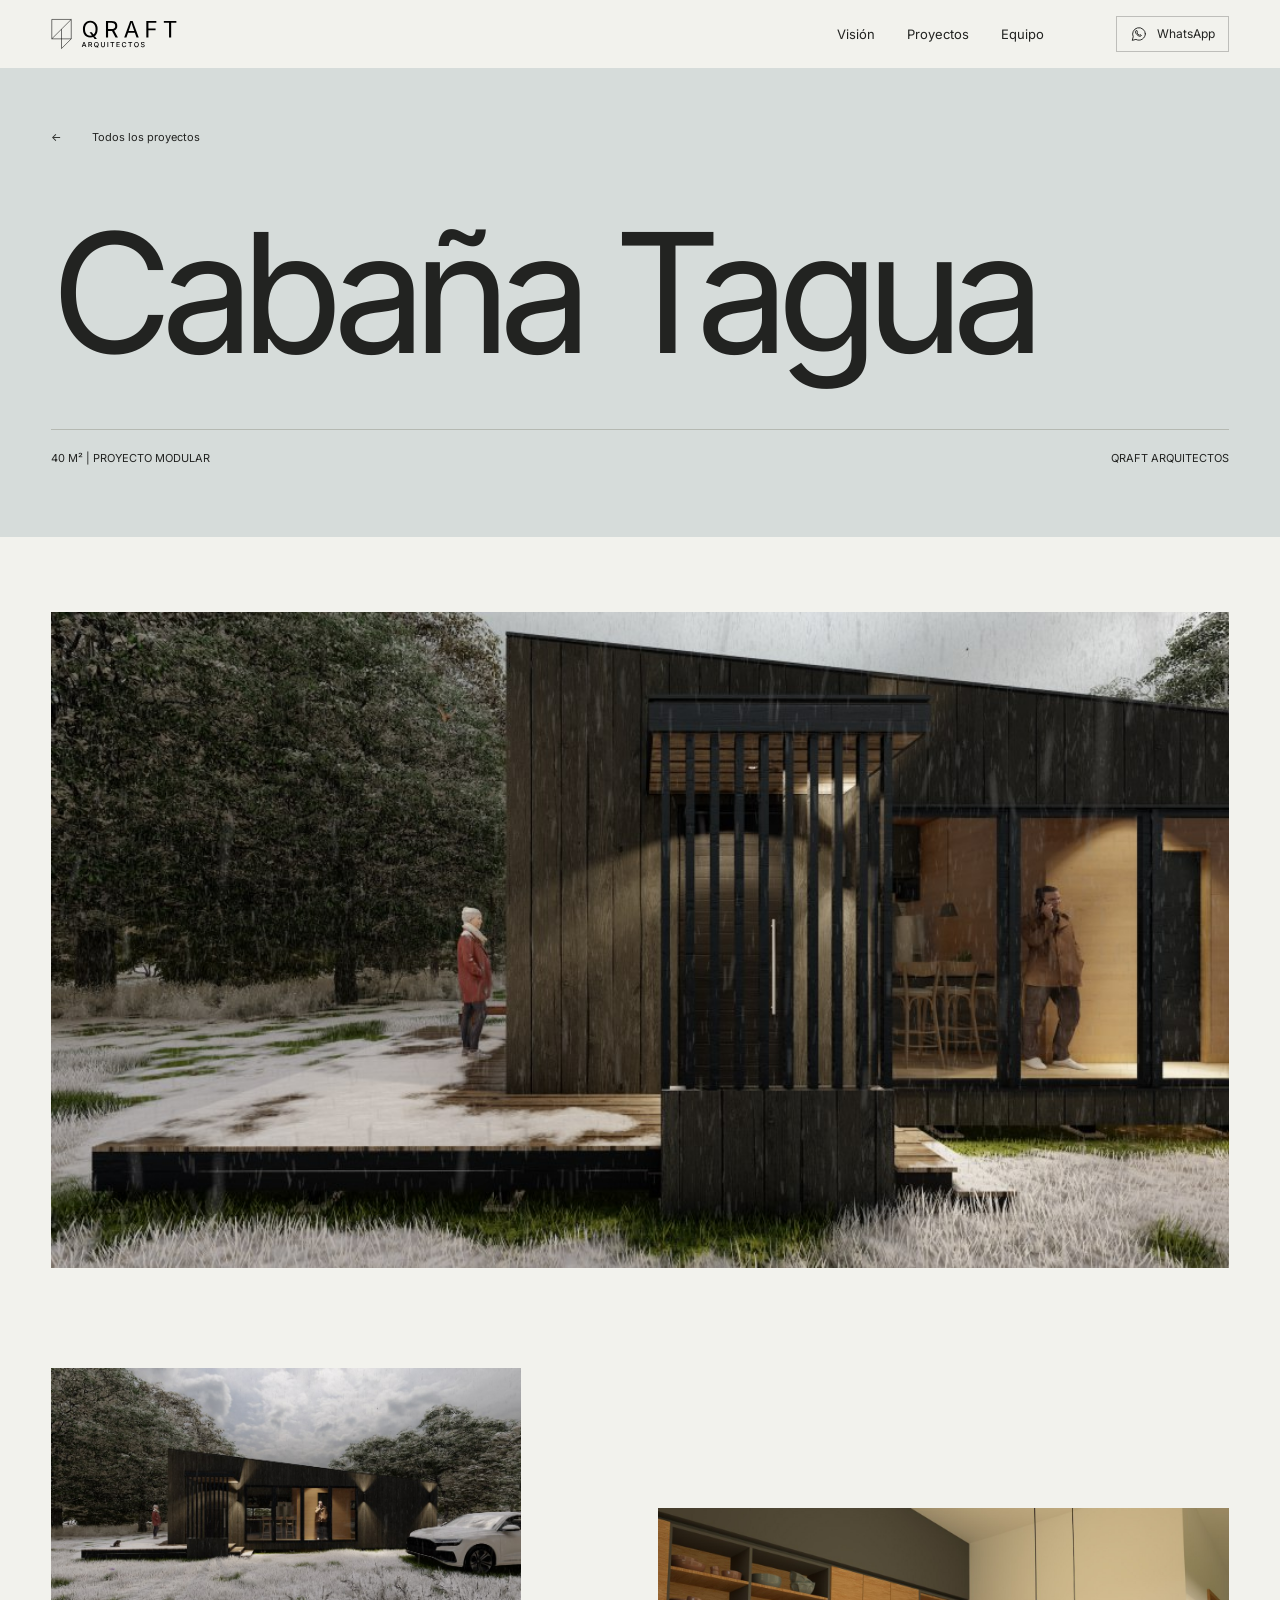
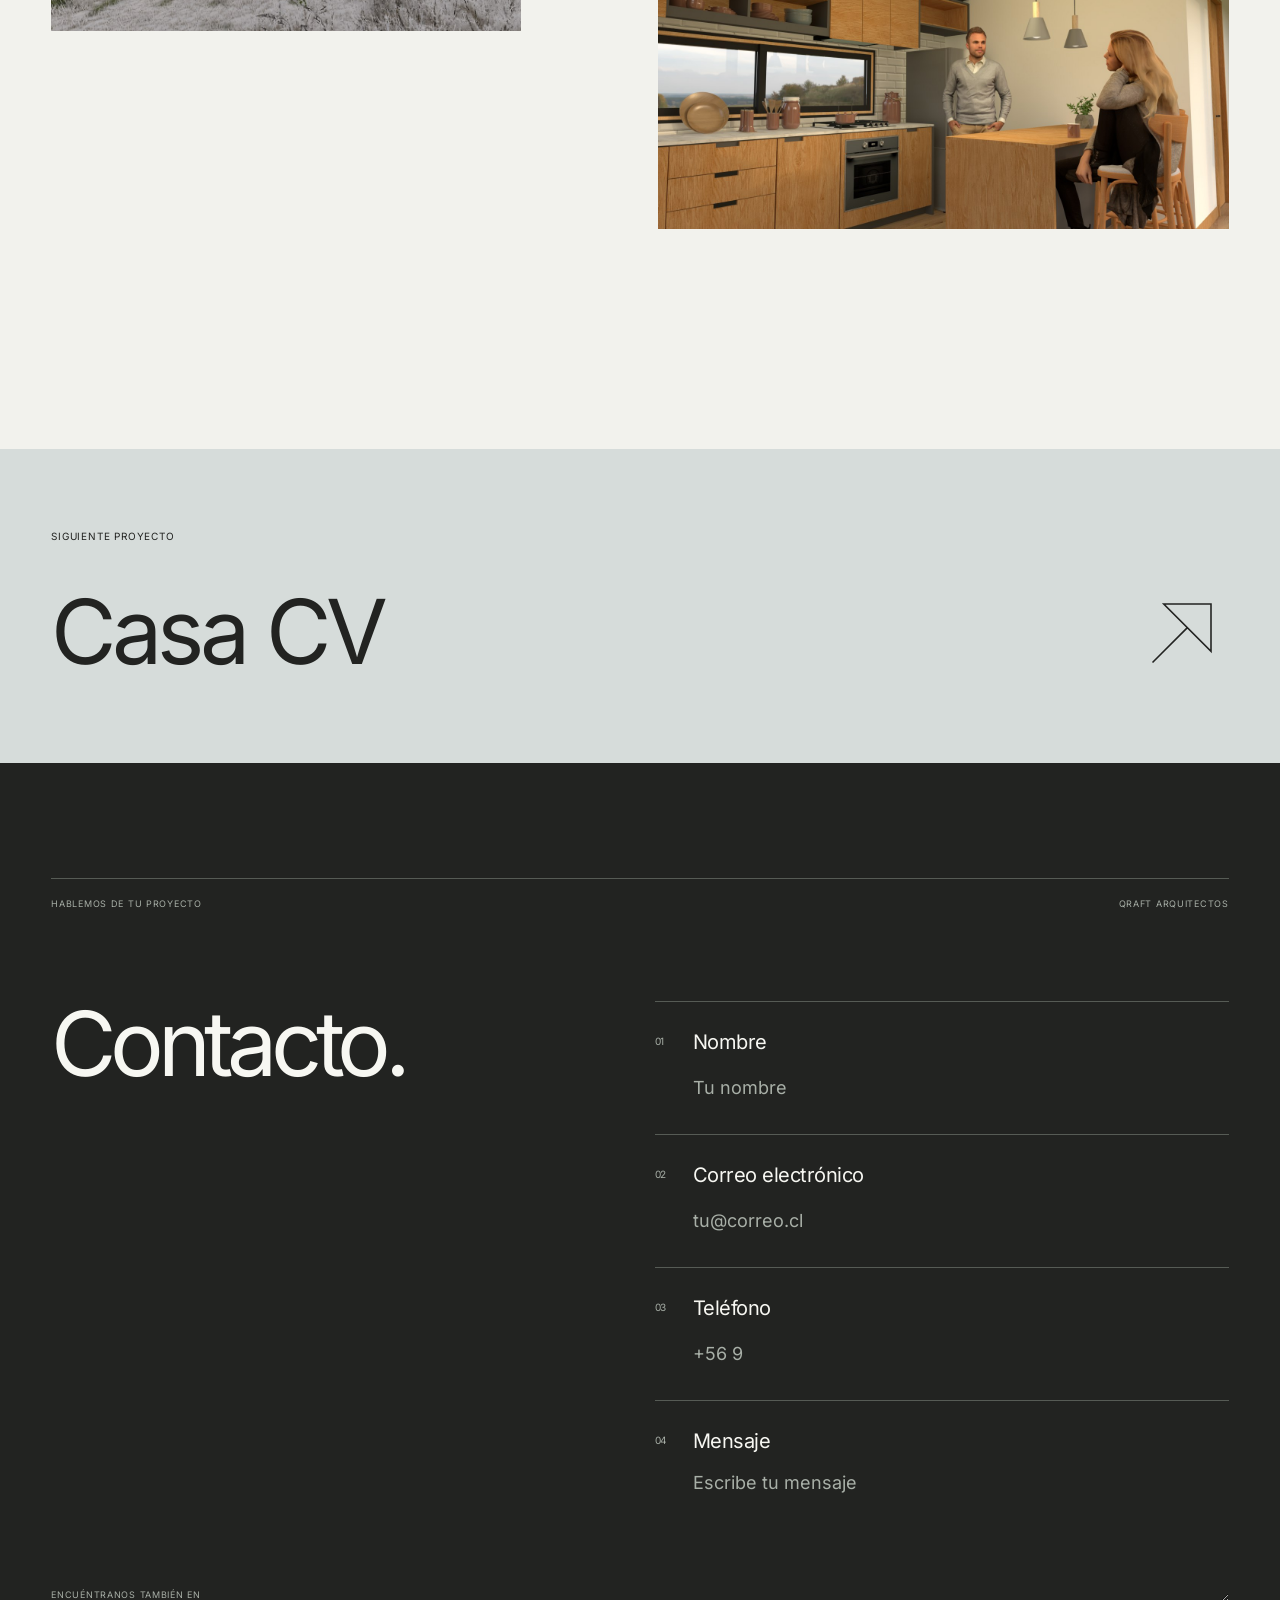
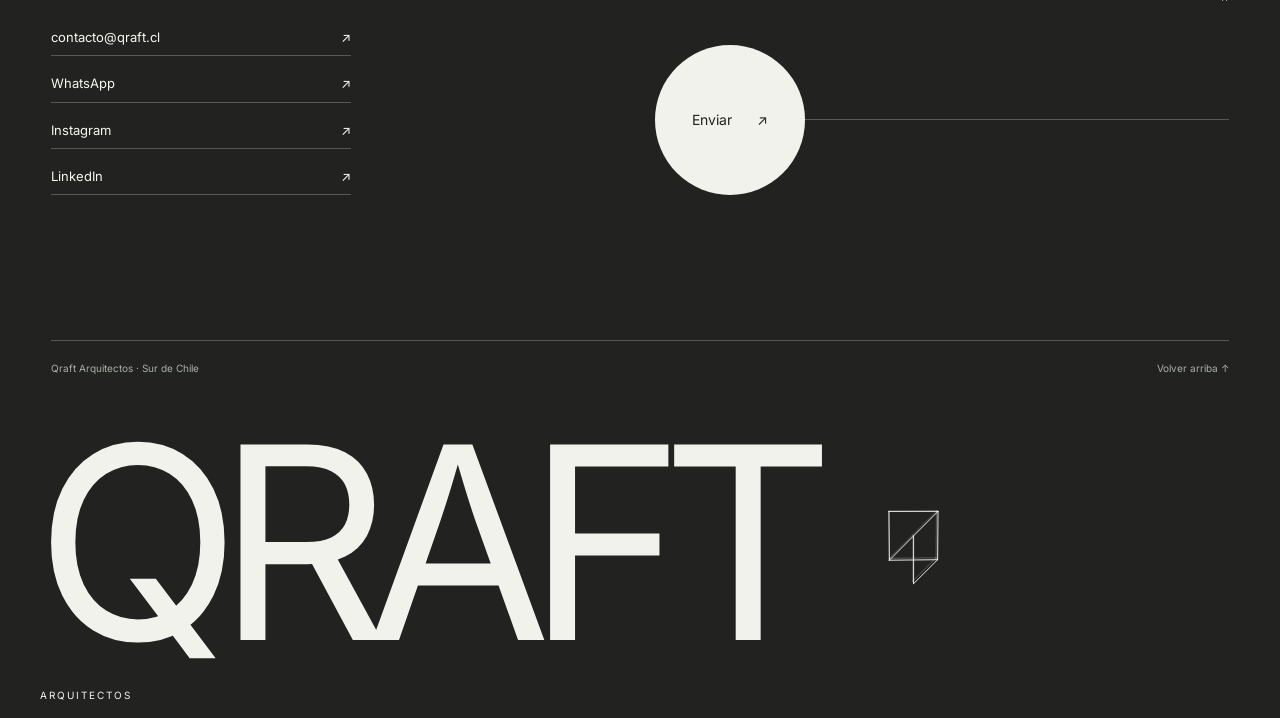
<file: cabana-tagua.html>
<!doctype html><html lang="es" id="top"><head><meta charset="utf-8"><meta name="viewport" content="width=device-width,initial-scale=1"><meta name="description" content="Qraft Arquitectos. Proyectos de arquitectura en el sur de Chile."><title>Cabaña Tagua · Qraft Arquitectos</title><link rel="stylesheet" href="assets/css/base-9311d3bf59.css"><link rel="stylesheet" href="assets/css/layout-15d45d660e.css"><link rel="stylesheet" href="assets/css/contacto-383570dfff.css"><link rel="stylesheet" href="assets/css/header-0db5e87b37.css"><style>
/* Let the contact title leave the viewport with its own section. */
.contact h2{position:static;top:auto;align-self:start}
</style><style>
/* Smaller wordmark with a compact rotating companion. */
.footer-signature{display:flex;align-items:center;gap:clamp(20px,4vw,64px);padding-top:38px}
.footer-signature .footer-word{font-size:clamp(64px,21vw,340px);line-height:.96;padding-top:0;flex:0 1 auto;min-width:0}
.footer-signature .footer-word small{display:block;font-size:10px;letter-spacing:.2em;line-height:1.5;margin:16px 0 0 .45em}
.footer-mark{position:relative;display:block;flex:0 0 auto;width:clamp(72px,8vw,112px);height:clamp(72px,8vw,112px);padding:0;margin:0 0 24px;border:0;border-radius:0;background:none;color:inherit;cursor:pointer;isolation:isolate;-webkit-tap-highlight-color:transparent}
.footer-mark .living-symbol{display:block;width:100%;height:100%;overflow:visible;stroke-width:1.1;shape-rendering:geometricPrecision}
.footer-mark:focus-visible{outline:1px solid currentColor;outline-offset:5px}
.footer-mark .mark-control-hint{position:absolute;right:0;bottom:0;font:10px/1 Inter,sans-serif;opacity:0;transition:opacity .2s}
.footer-mark:hover .mark-control-hint,.footer-mark:focus-visible .mark-control-hint,.footer-mark.is-paused .mark-control-hint{opacity:.6}
@media(max-width:800px){.footer-signature{padding-top:28px;gap:20px}.footer-signature .footer-word{font-size:22vw}.footer-signature .footer-word small{font-size:8px;margin-top:12px}.footer-mark{width:56px;height:56px;margin-bottom:20px}.footer-mark .living-symbol{stroke-width:1.6}}
@media(prefers-reduced-motion:reduce){.footer-mark{cursor:default}.footer-mark .mark-control-hint{display:none}.footer-mark:disabled{opacity:1;color:inherit}}
</style></head><body class="project-page"><a class="skip" href="#main">Saltar al contenido</a><header class="header"><a class="brand" href="index.html" aria-label="Qraft Arquitectos · Inicio"><img src="assets/images/qraft-arquitectos-26c0fdaafe.svg" alt="Qraft Arquitectos" width="4000" height="1065"></a><button class="menu-button" type="button" aria-expanded="false" aria-controls="main-nav">Menú +</button><nav id="main-nav" aria-label="Navegación principal"><a href="index.html#vision">Visión</a><a href="index.html#proyectos">Proyectos</a><a href="index.html#equipo">Equipo</a><a class="nav-contact nav-whatsapp" href="https://wa.me/56998165445" aria-label="WhatsApp de Qraft Arquitectos"><svg viewBox="0 0 24 24" fill="none" stroke="currentColor" stroke-width="1.25" stroke-linecap="round" stroke-linejoin="round" aria-hidden="true" focusable="false"><path d="M20.5 11.7a8.5 8.5 0 0 1-12.6 7.5L3 20.5l1.3-4.8A8.5 8.5 0 1 1 20.5 11.7Z"/><path d="M8.2 7.5c-.5 0-1 .8-1 1.4 0 2.6 3.6 6.2 6.3 6.2.7 0 1.5-.6 1.7-1.2l-2-1.1-.8.8c-1.3-.5-2.6-1.8-3.1-3.1l.8-.8-1-2.2Z"/></svg><span>WhatsApp</span></a></nav></header><main id="main"><div class="project-head"><a class="back-link" href="index.html#proyectos">← <span>Todos los proyectos</span></a><h1>Cabaña Tagua</h1><div class="project-details"><span>40 m² | PROYECTO MODULAR</span><span>Qraft Arquitectos</span></div></div><div class="gallery-wrap"><div class="gallery"><figure><img src="assets/images/cabana-tagua-65f35df485.jpg" alt="Cabaña Tagua" width="1024" height="570"></figure><figure><img src="assets/images/cabana-tagua-fa30fa7ef7.jpg" alt="Cabaña Tagua" loading="lazy" width="1024" height="573"></figure><figure><img src="assets/images/cabana-tagua-f879313ddb.jpg" alt="Cabaña Tagua" loading="lazy" width="1500" height="844"></figure></div></div><section class="next-project"><p>Siguiente proyecto</p><a href="casa-cv.html">Casa CV<span aria-hidden="true"><svg viewBox="0 0 80 80" class="brand-arrow" fill="none" stroke="currentColor" stroke-width="1.4" stroke-linejoin="miter" aria-hidden="true" focusable="false"><path d="M22 16H64V58L22 16ZM43 37L12 68"/></svg></span></a></section><section class="contact" id="contacto"><div class="wrap"><div class="contact-top"><span>HABLEMOS DE TU PROYECTO</span><span>QRAFT ARQUITECTOS</span></div><div class="contact-grid"><h2>Contacto.</h2><form aria-label="Contacto"><label for="nombre"><span class="field-number" aria-hidden="true">01</span><span class="field-body">Nombre<input id="nombre" name="nombre" type="text" placeholder="Tu nombre" autocomplete="name" required></span></label><label for="email"><span class="field-number" aria-hidden="true">02</span><span class="field-body">Correo electrónico<input id="email" name="email" type="email" placeholder="tu@correo.cl" autocomplete="email" required></span></label><label for="telefono"><span class="field-number" aria-hidden="true">03</span><span class="field-body">Teléfono<input id="telefono" name="telefono" type="tel" placeholder="+56 9" autocomplete="tel"></span></label><label for="mensaje"><span class="field-number" aria-hidden="true">04</span><span class="field-body">Mensaje<textarea id="mensaje" name="mensaje" placeholder="Escribe tu mensaje" required></textarea></span></label><div class="action"><span class="send-rule" aria-hidden="true"></span><button type="submit"><span>Enviar</span><span aria-hidden="true">↗</span></button></div><p class="form-status" role="status"></p></form><aside class="contact-aside"><p class="aside-label">ENCUÉNTRANOS TAMBIÉN EN</p><nav class="channels" aria-label="Canales de contacto"><a href="mailto:contacto@qraft.cl">contacto@qraft.cl <span aria-hidden="true">↗</span></a><a href="https://wa.me/56998165445">WhatsApp <span aria-hidden="true">↗</span></a><a href="https://instagram.com/qraft_arquitectos/">Instagram <span aria-hidden="true">↗</span></a><a href="https://linkedin.com/in/qraftarquitectos/">LinkedIn <span aria-hidden="true">↗</span></a></nav></aside></div></div></section></main><footer class="footer" id="footer"><div class="footer-line"><span>Qraft Arquitectos · Sur de Chile</span><a href="#top">Volver arriba ↑</a></div><div class="footer-signature"><div class="footer-word" aria-hidden="true">QRAFT<small>ARQUITECTOS</small></div><button class="animated-mark footer-mark" type="button" aria-label="Pausar giro del símbolo de Qraft del footer" aria-pressed="false" title="Pausar giro"><svg class="living-symbol" viewBox="-60 -60 120 120" fill="none" stroke="currentColor" stroke-width="1.1" stroke-linecap="round" stroke-linejoin="round" aria-hidden="true" focusable="false"><path d="M-28 -42L28 -42"/><path d="M28 -42L28 14"/><path d="M28 14L-28 14"/><path d="M-28 14L-28 -42"/><path d="M-28 14L28 -42"/><path d="M0 -14L0 42"/><path d="M0 42L28 14"/></svg><span class="mark-control-hint" aria-hidden="true">Ⅱ</span></button></div></footer><script src="assets/js/sitio-3deddc04bc.js"></script><script src="assets/js/header-da12762636.js"></script><script>
(()=>{
 document.querySelectorAll('.animated-mark').forEach(mark=>{
 const suffix=mark.closest('footer')?' del footer':'';
 const svg=mark.querySelector('svg'),reduced=matchMedia('(prefers-reduced-motion: reduce)');
 const nodes=[[-28,-42],[28,-42],[28,14],[-28,14],[0,-14],[0,42]],edges=[[0,1],[1,2],[2,3],[3,0],[3,1],[4,5],[5,2]],ns='http://www.w3.org/2000/svg';
 const front=[...svg.querySelectorAll('path')];front.forEach(p=>p.classList.remove('morph-line'));
 function addPath(opacity){const p=document.createElementNS(ns,'path');p.setAttribute('opacity',opacity);svg.insertBefore(p,front[0]);return p}
 const back=edges.map(()=>addPath('.28')),rails=[0,1,2,3,5].map(()=>addPath('.32'));
 let elapsed=0,last=0,frame=0,visible=false,paused=false;
 function project([x,y],z,angle){const c=Math.cos(angle),s=Math.sin(angle),rx=x*c+z*s,rz=-x*s+z*c,tilt=-.13,ry=y*Math.cos(tilt)-rz*Math.sin(tilt),depth=y*Math.sin(tilt)+rz*Math.cos(tilt),scale=420/(420-depth);return [rx*scale,ry*scale]}
 function path(p,a,b){p.setAttribute('d',`M${a[0].toFixed(3)} ${a[1].toFixed(3)}L${b[0].toFixed(3)} ${b[1].toFixed(3)}`)}
 function draw(time){const angle=time/16000*Math.PI*2;
  if(reduced.matches){front.forEach((p,i)=>path(p,nodes[edges[i][0]],nodes[edges[i][1]]));back.concat(rails).forEach(p=>p.style.display='none');return}
  back.concat(rails).forEach(p=>p.style.display='');const f=nodes.map(n=>project(n,7,angle)),b=nodes.map(n=>project(n,-7,angle));
  edges.forEach(([a,z],i)=>{path(front[i],f[a],f[z]);path(back[i],b[a],b[z])});[0,1,2,3,5].forEach((n,i)=>path(rails[i],f[n],b[n]));
 }
 function run(now){if(!last)last=now;elapsed+=Math.min(64,now-last);last=now;draw(elapsed);frame=requestAnimationFrame(run)}
 function update(){cancelAnimationFrame(frame);frame=0;last=0;mark.disabled=reduced.matches;
  mark.classList.toggle('is-paused',paused);mark.setAttribute('aria-pressed',String(paused));mark.setAttribute('aria-label',reduced.matches?'Símbolo de Qraft, movimiento reducido':paused?'Reanudar giro del símbolo de Qraft'+suffix:'Pausar giro del símbolo de Qraft'+suffix);mark.title=paused?'Reanudar giro':'Pausar giro';mark.querySelector('.mark-control-hint').textContent=paused?'▷':'Ⅱ';draw(elapsed);
  if(visible&&!paused&&!document.hidden&&!reduced.matches)frame=requestAnimationFrame(run)
 }
 mark.addEventListener('click',()=>{paused=!paused;update()});new IntersectionObserver(es=>{visible=es[0].isIntersecting;update()},{threshold:.1}).observe(mark);document.addEventListener('visibilitychange',update);reduced.addEventListener('change',update);update();
 });
})();
</script></body></html>
</file>
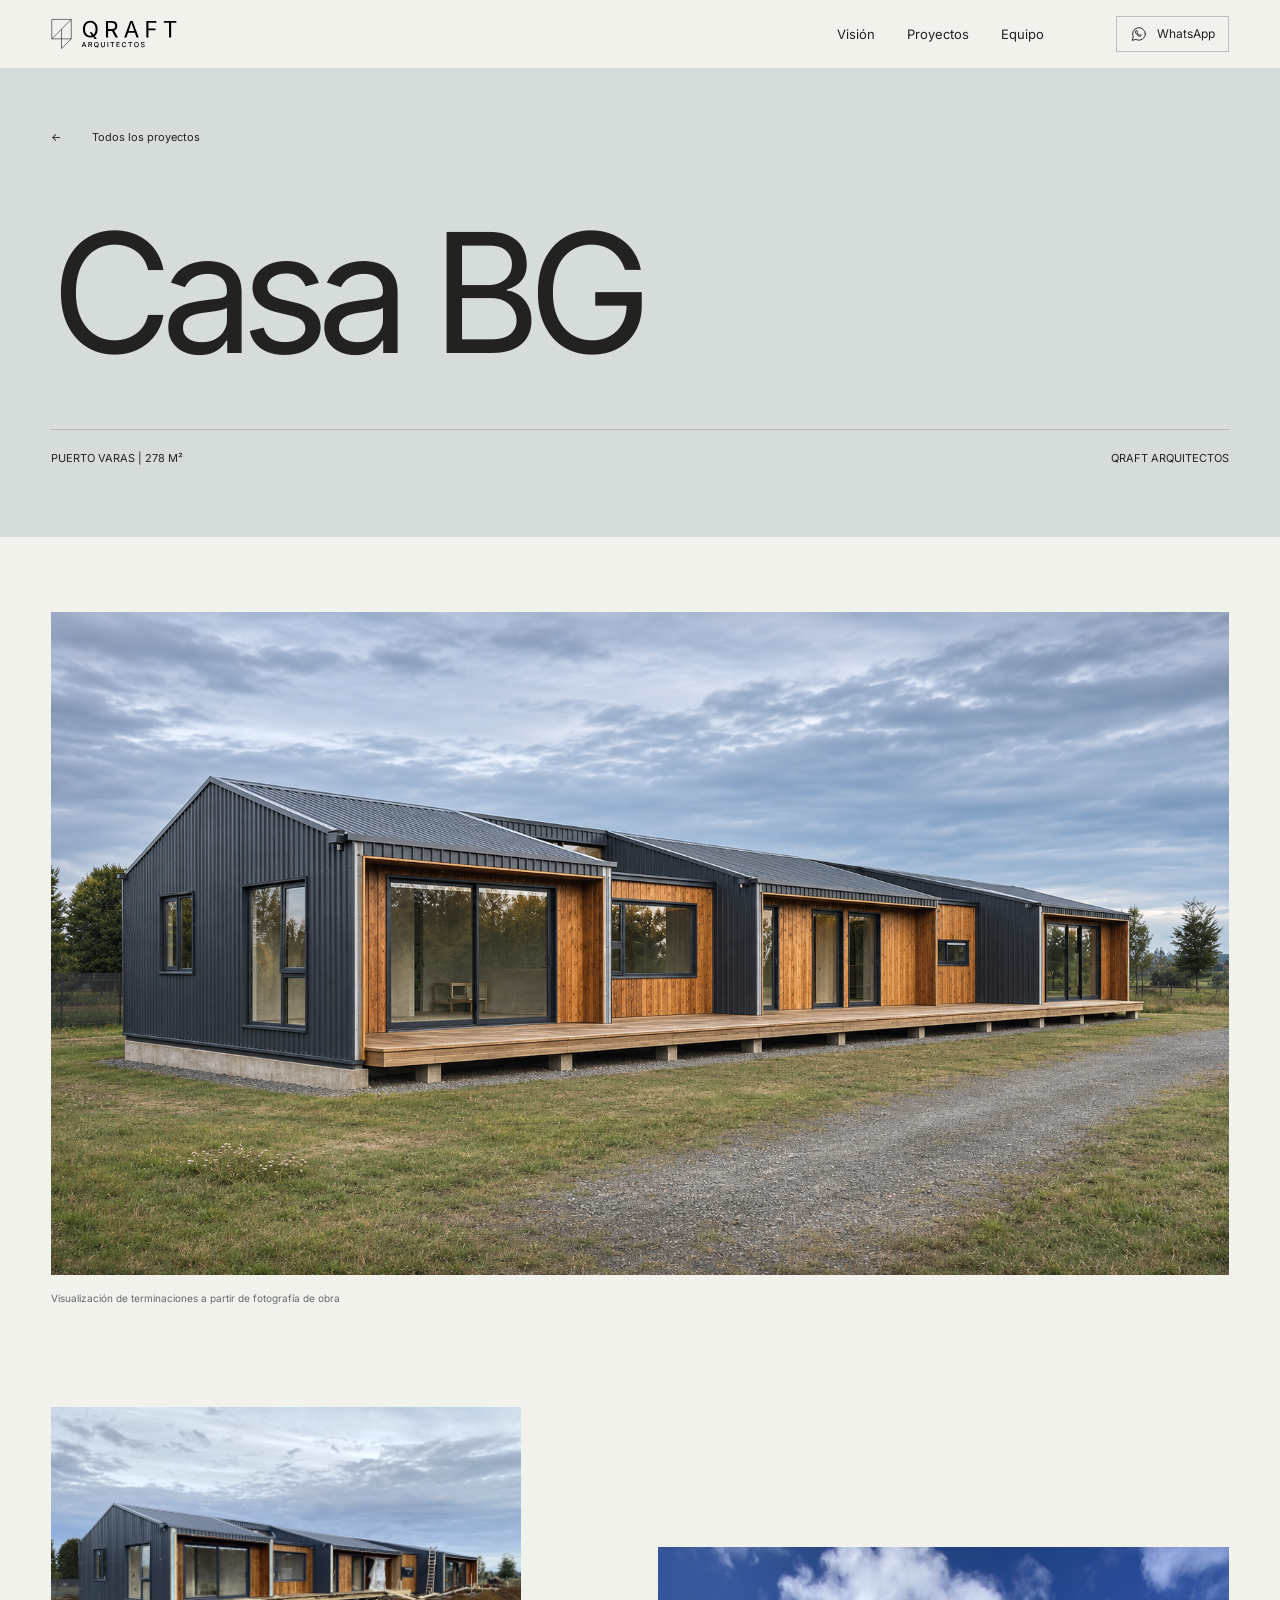
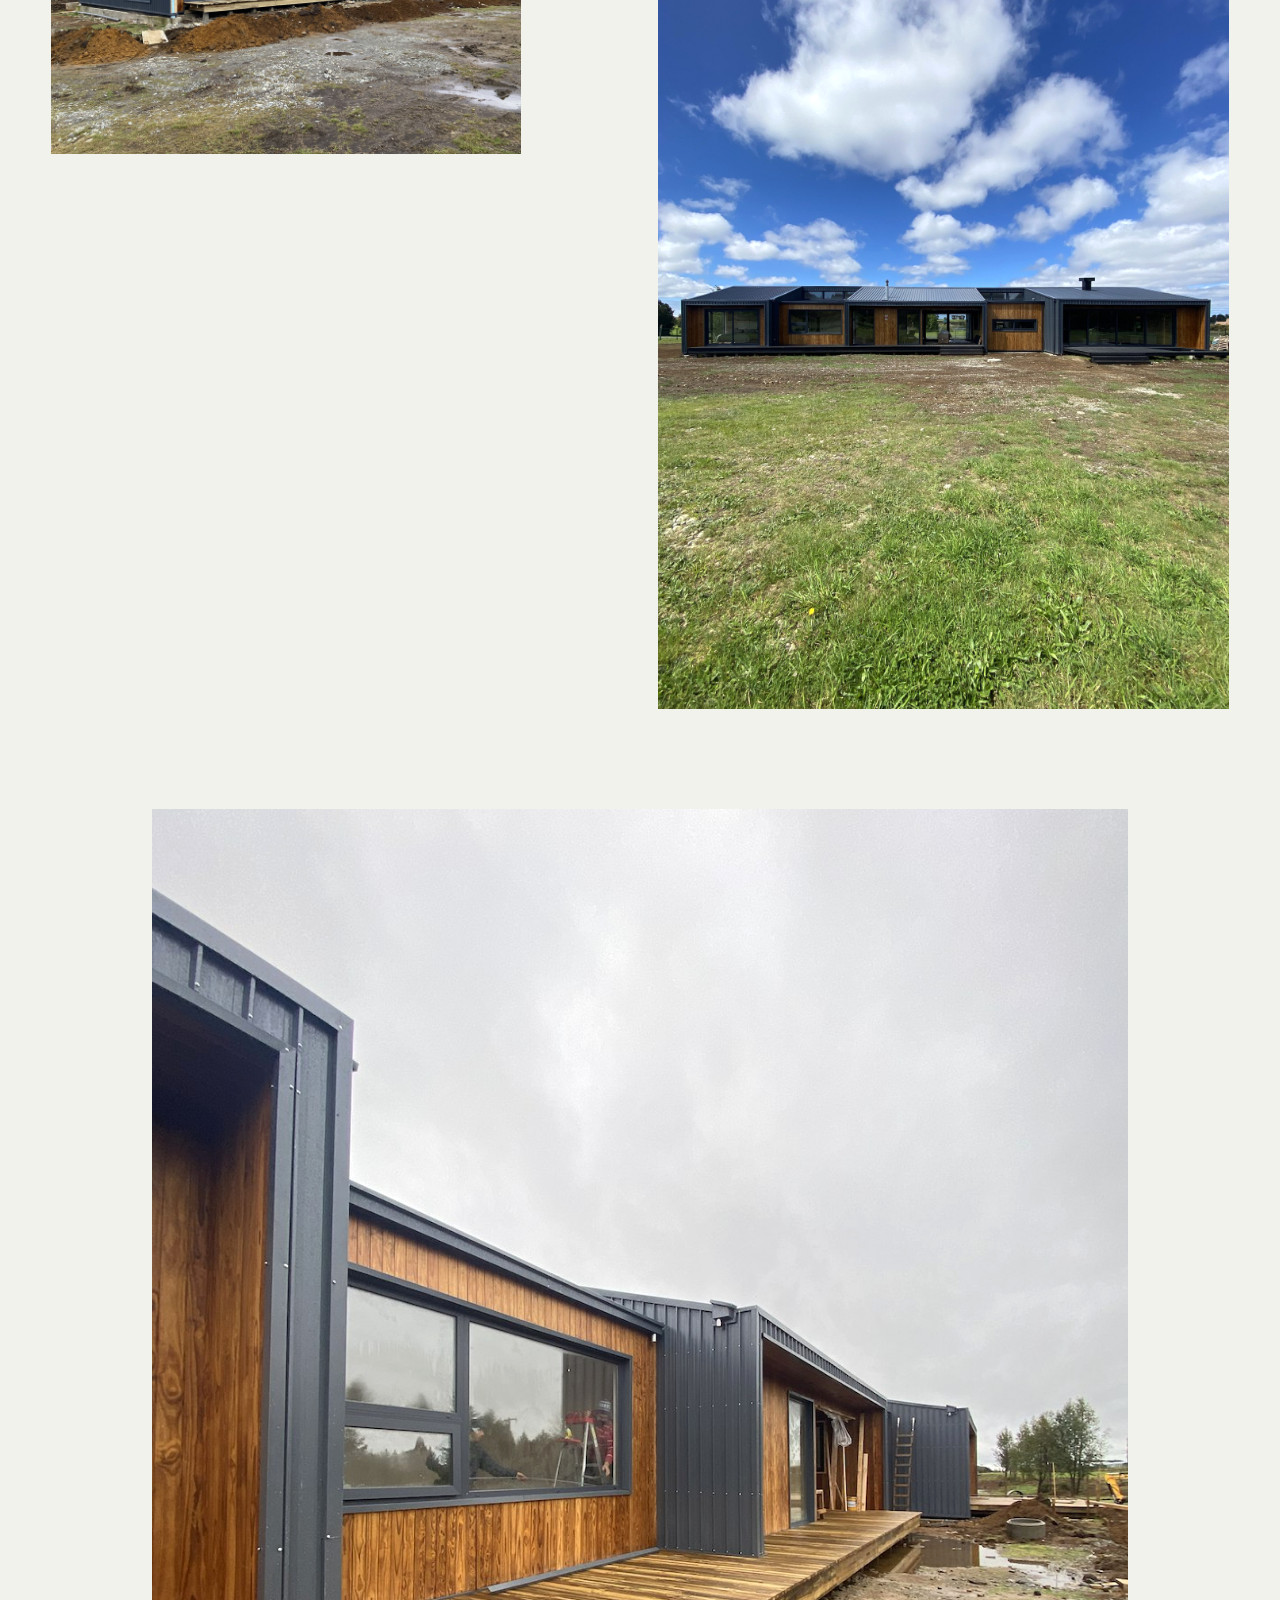
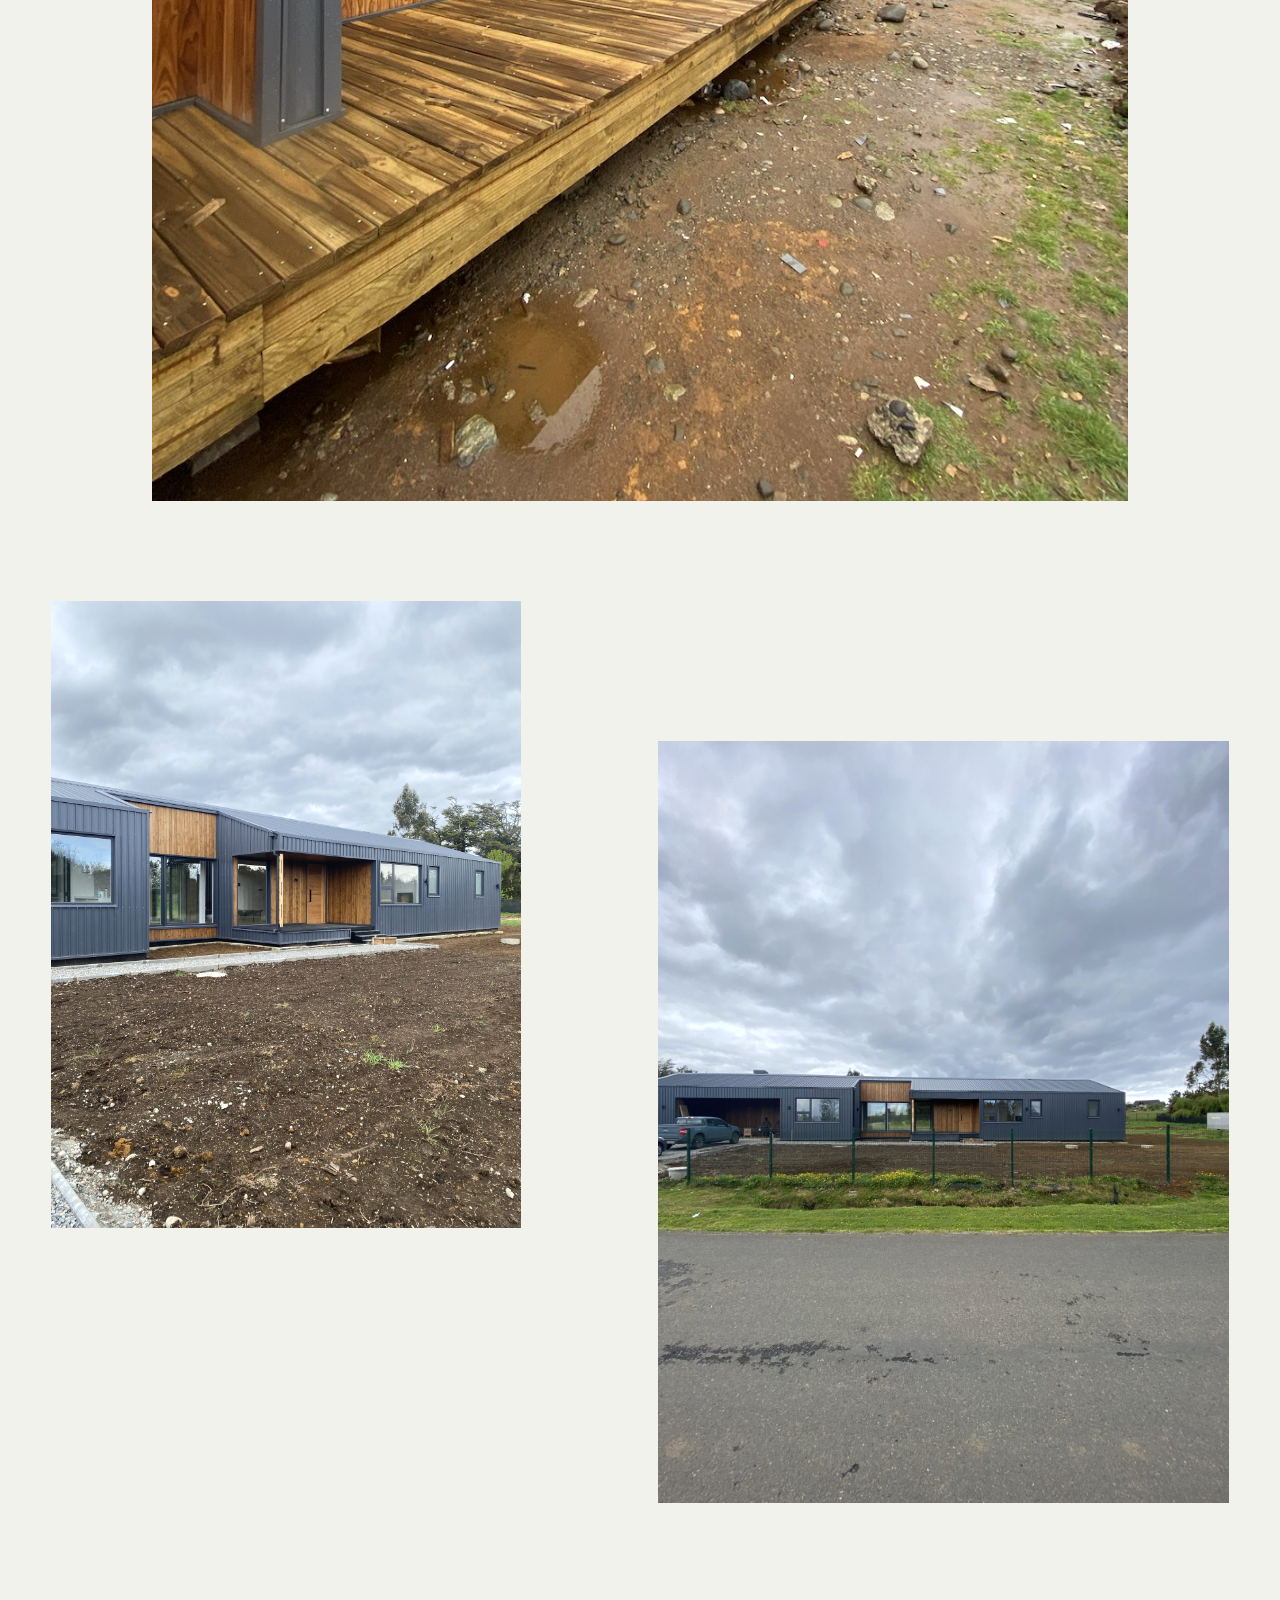
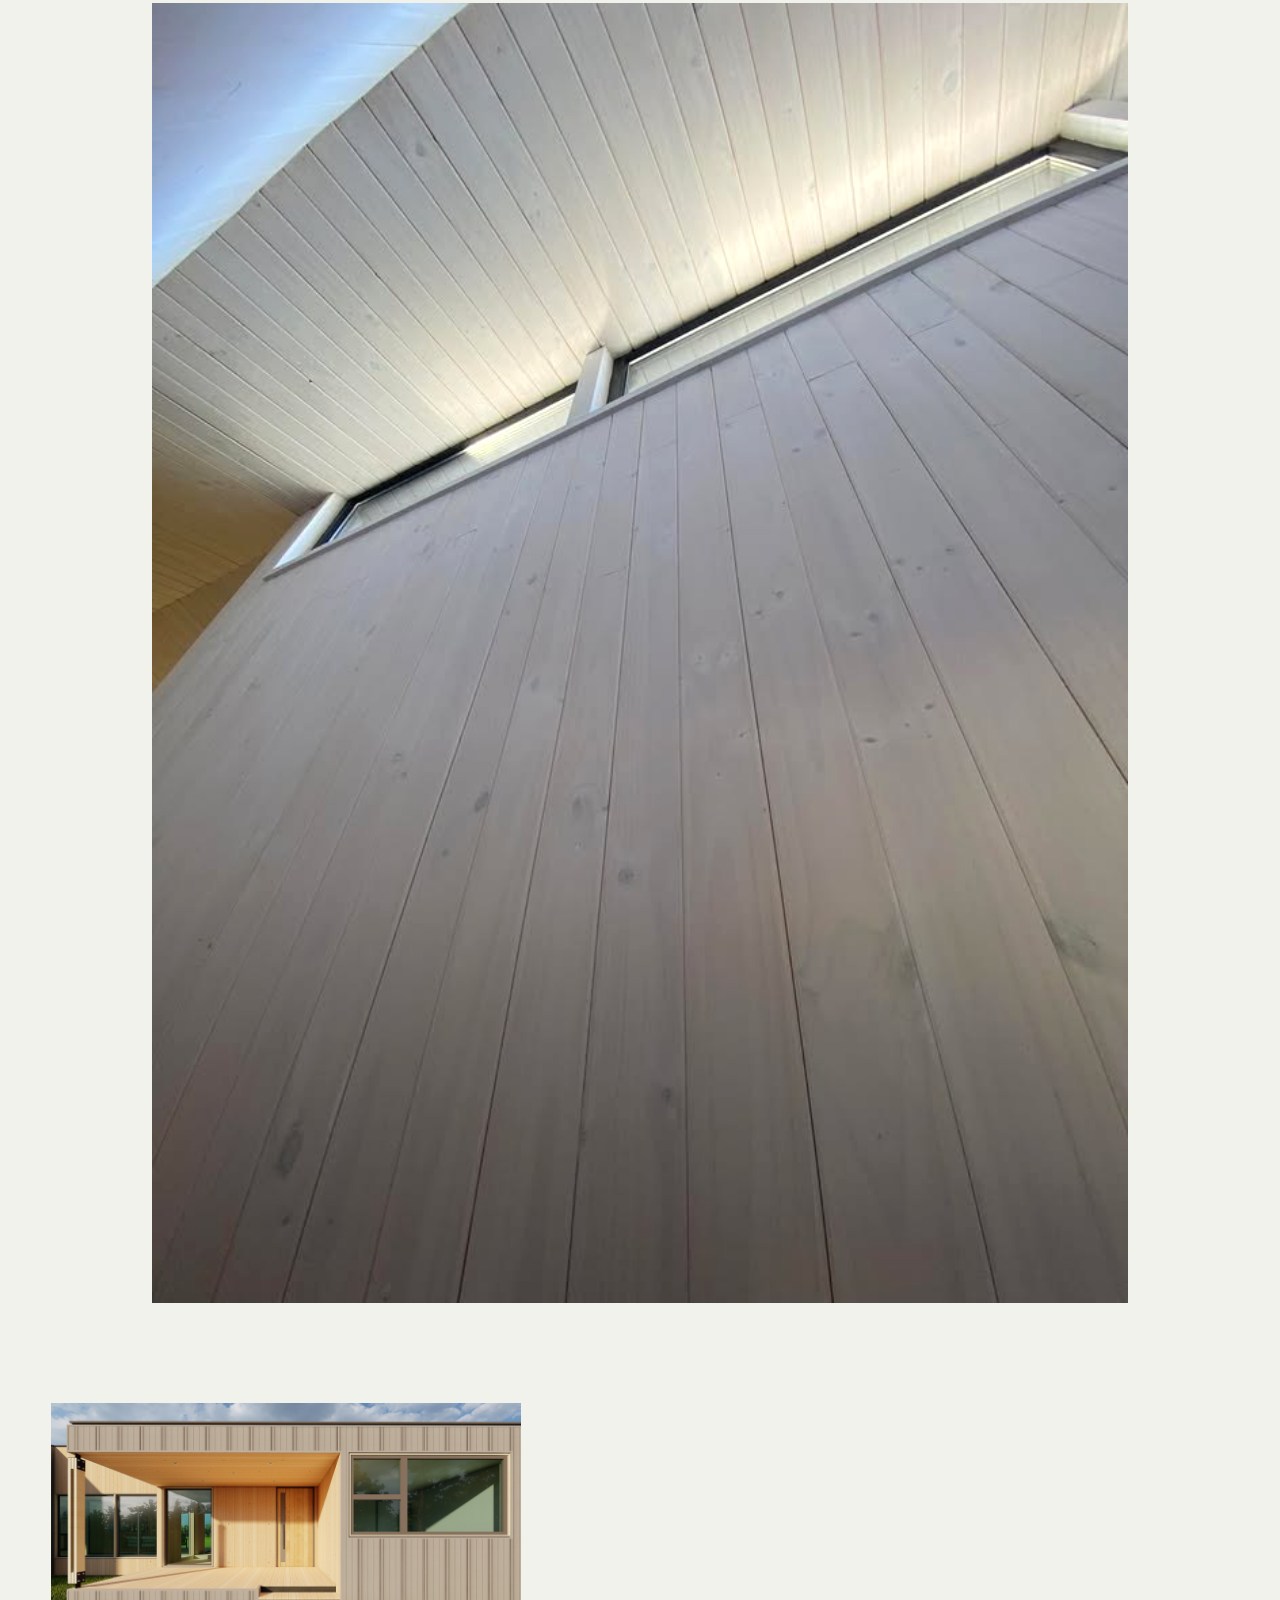
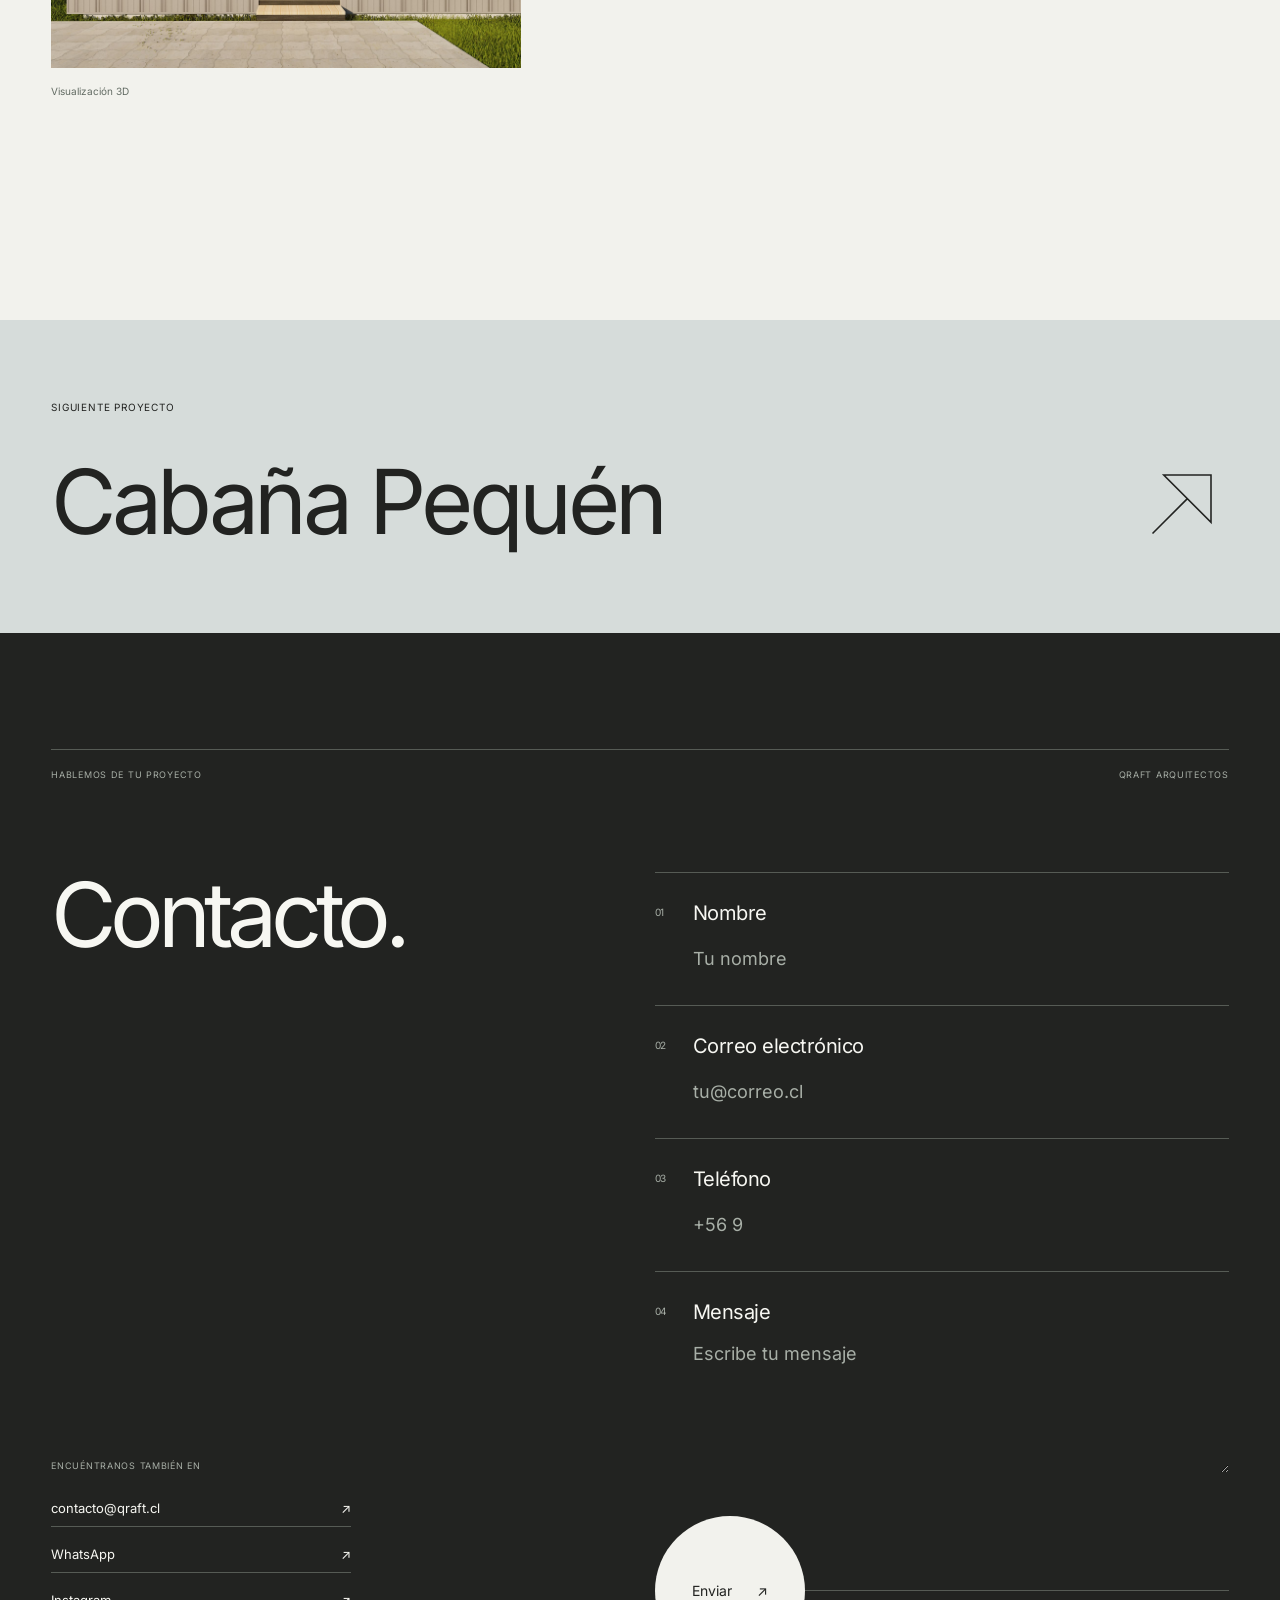
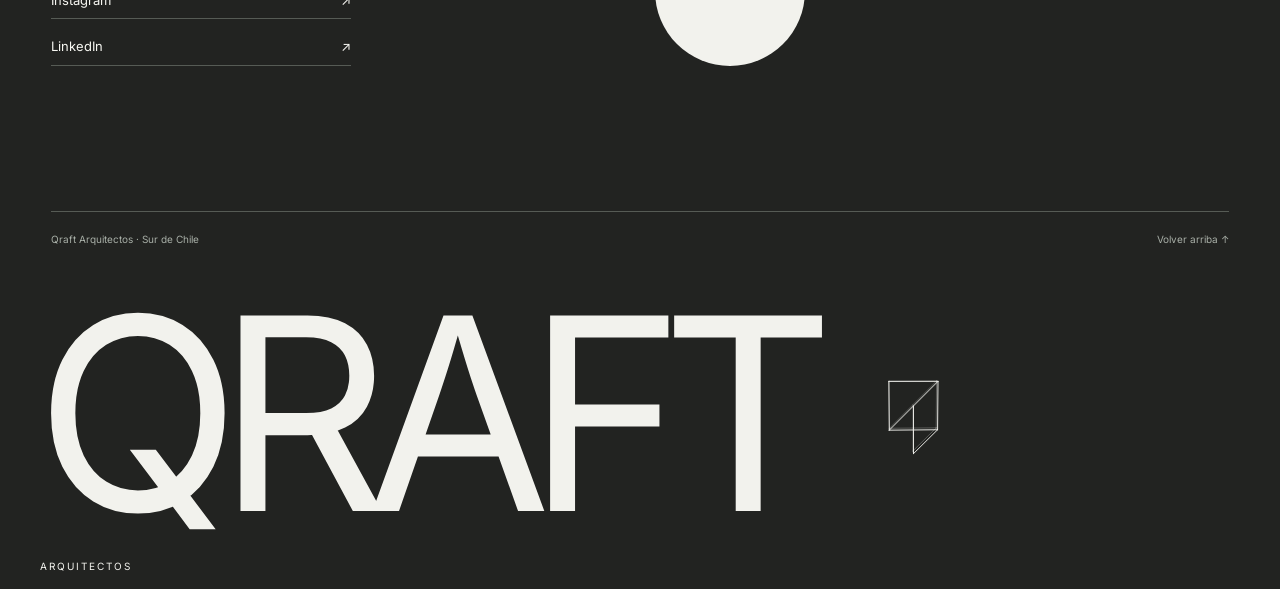
<file: casa-bg.html>
<!doctype html><html lang="es" id="top"><head><meta charset="utf-8"><meta name="viewport" content="width=device-width,initial-scale=1"><meta name="description" content="Qraft Arquitectos. Proyectos de arquitectura en el sur de Chile."><title>Casa BG · Qraft Arquitectos</title><link rel="stylesheet" href="assets/css/base-9311d3bf59.css"><link rel="stylesheet" href="assets/css/layout-15d45d660e.css"><link rel="stylesheet" href="assets/css/contacto-383570dfff.css"><link rel="stylesheet" href="assets/css/header-0db5e87b37.css"><style>
/* Let the contact title leave the viewport with its own section. */
.contact h2{position:static;top:auto;align-self:start}
</style><style>
/* Smaller wordmark with a compact rotating companion. */
.footer-signature{display:flex;align-items:center;gap:clamp(20px,4vw,64px);padding-top:38px}
.footer-signature .footer-word{font-size:clamp(64px,21vw,340px);line-height:.96;padding-top:0;flex:0 1 auto;min-width:0}
.footer-signature .footer-word small{display:block;font-size:10px;letter-spacing:.2em;line-height:1.5;margin:16px 0 0 .45em}
.footer-mark{position:relative;display:block;flex:0 0 auto;width:clamp(72px,8vw,112px);height:clamp(72px,8vw,112px);padding:0;margin:0 0 24px;border:0;border-radius:0;background:none;color:inherit;cursor:pointer;isolation:isolate;-webkit-tap-highlight-color:transparent}
.footer-mark .living-symbol{display:block;width:100%;height:100%;overflow:visible;stroke-width:1.1;shape-rendering:geometricPrecision}
.footer-mark:focus-visible{outline:1px solid currentColor;outline-offset:5px}
.footer-mark .mark-control-hint{position:absolute;right:0;bottom:0;font:10px/1 Inter,sans-serif;opacity:0;transition:opacity .2s}
.footer-mark:hover .mark-control-hint,.footer-mark:focus-visible .mark-control-hint,.footer-mark.is-paused .mark-control-hint{opacity:.6}
@media(max-width:800px){.footer-signature{padding-top:28px;gap:20px}.footer-signature .footer-word{font-size:22vw}.footer-signature .footer-word small{font-size:8px;margin-top:12px}.footer-mark{width:56px;height:56px;margin-bottom:20px}.footer-mark .living-symbol{stroke-width:1.6}}
@media(prefers-reduced-motion:reduce){.footer-mark{cursor:default}.footer-mark .mark-control-hint{display:none}.footer-mark:disabled{opacity:1;color:inherit}}
</style></head><body class="project-page"><a class="skip" href="#main">Saltar al contenido</a><header class="header"><a class="brand" href="index.html" aria-label="Qraft Arquitectos · Inicio"><img src="assets/images/qraft-arquitectos-26c0fdaafe.svg" alt="Qraft Arquitectos" width="4000" height="1065"></a><button class="menu-button" type="button" aria-expanded="false" aria-controls="main-nav">Menú +</button><nav id="main-nav" aria-label="Navegación principal"><a href="index.html#vision">Visión</a><a href="index.html#proyectos">Proyectos</a><a href="index.html#equipo">Equipo</a><a class="nav-contact nav-whatsapp" href="https://wa.me/56998165445" aria-label="WhatsApp de Qraft Arquitectos"><svg viewBox="0 0 24 24" fill="none" stroke="currentColor" stroke-width="1.25" stroke-linecap="round" stroke-linejoin="round" aria-hidden="true" focusable="false"><path d="M20.5 11.7a8.5 8.5 0 0 1-12.6 7.5L3 20.5l1.3-4.8A8.5 8.5 0 1 1 20.5 11.7Z"/><path d="M8.2 7.5c-.5 0-1 .8-1 1.4 0 2.6 3.6 6.2 6.3 6.2.7 0 1.5-.6 1.7-1.2l-2-1.1-.8.8c-1.3-.5-2.6-1.8-3.1-3.1l.8-.8-1-2.2Z"/></svg><span>WhatsApp</span></a></nav></header><main id="main"><div class="project-head"><a class="back-link" href="index.html#proyectos">← <span>Todos los proyectos</span></a><h1>Casa BG</h1><div class="project-details"><span>PUERTO VARAS | 278 m²</span><span>Qraft Arquitectos</span></div></div><div class="gallery-wrap"><div class="gallery"><figure class="real-photograph"><img src="assets/images/casa-bg-35ad873b1b.png" alt="Casa BG" width="1672" height="941"><figcaption>Visualización de terminaciones a partir de fotografía de obra</figcaption></figure><figure class="real-photograph"><img src="assets/images/casa-bg-17f253f489.jpg" alt="Casa BG" width="1920" height="1416"></figure><figure class="real-photograph"><img src="assets/images/casa-bg-7d5956ea3c.jpg" alt="Casa BG" loading="lazy" width="1440" height="1920"></figure><figure class="real-photograph"><img src="assets/images/casa-bg-8513b36cf7.jpg" alt="Casa BG" loading="lazy" width="1084" height="1436"></figure><figure class="real-photograph"><img src="assets/images/casa-bg-4d35aaf84f.jpg" alt="Casa BG" loading="lazy" width="1440" height="1920"></figure><figure class="real-photograph"><img src="assets/images/casa-bg-1a3d38e7f5.jpg" alt="Casa BG" loading="lazy" width="1440" height="1920"></figure><figure class="real-photograph"><img src="assets/images/casa-bg-104aabf5e2.jpg" alt="Casa BG" loading="lazy" width="720" height="960"></figure><figure><img src="assets/images/casa-bg-ab98166f91.jpg" alt="Casa BG" loading="lazy" width="1920" height="1080"><figcaption>Visualización 3D</figcaption></figure></div></div><section class="next-project"><p>Siguiente proyecto</p><a href="cabana-pequen.html">Cabaña Pequén<span aria-hidden="true"><svg viewBox="0 0 80 80" class="brand-arrow" fill="none" stroke="currentColor" stroke-width="1.4" stroke-linejoin="miter" aria-hidden="true" focusable="false"><path d="M22 16H64V58L22 16ZM43 37L12 68"/></svg></span></a></section><section class="contact" id="contacto"><div class="wrap"><div class="contact-top"><span>HABLEMOS DE TU PROYECTO</span><span>QRAFT ARQUITECTOS</span></div><div class="contact-grid"><h2>Contacto.</h2><form aria-label="Contacto"><label for="nombre"><span class="field-number" aria-hidden="true">01</span><span class="field-body">Nombre<input id="nombre" name="nombre" type="text" placeholder="Tu nombre" autocomplete="name" required></span></label><label for="email"><span class="field-number" aria-hidden="true">02</span><span class="field-body">Correo electrónico<input id="email" name="email" type="email" placeholder="tu@correo.cl" autocomplete="email" required></span></label><label for="telefono"><span class="field-number" aria-hidden="true">03</span><span class="field-body">Teléfono<input id="telefono" name="telefono" type="tel" placeholder="+56 9" autocomplete="tel"></span></label><label for="mensaje"><span class="field-number" aria-hidden="true">04</span><span class="field-body">Mensaje<textarea id="mensaje" name="mensaje" placeholder="Escribe tu mensaje" required></textarea></span></label><div class="action"><span class="send-rule" aria-hidden="true"></span><button type="submit"><span>Enviar</span><span aria-hidden="true">↗</span></button></div><p class="form-status" role="status"></p></form><aside class="contact-aside"><p class="aside-label">ENCUÉNTRANOS TAMBIÉN EN</p><nav class="channels" aria-label="Canales de contacto"><a href="mailto:contacto@qraft.cl">contacto@qraft.cl <span aria-hidden="true">↗</span></a><a href="https://wa.me/56998165445">WhatsApp <span aria-hidden="true">↗</span></a><a href="https://instagram.com/qraft_arquitectos/">Instagram <span aria-hidden="true">↗</span></a><a href="https://linkedin.com/in/qraftarquitectos/">LinkedIn <span aria-hidden="true">↗</span></a></nav></aside></div></div></section></main><footer class="footer" id="footer"><div class="footer-line"><span>Qraft Arquitectos · Sur de Chile</span><a href="#top">Volver arriba ↑</a></div><div class="footer-signature"><div class="footer-word" aria-hidden="true">QRAFT<small>ARQUITECTOS</small></div><button class="animated-mark footer-mark" type="button" aria-label="Pausar giro del símbolo de Qraft del footer" aria-pressed="false" title="Pausar giro"><svg class="living-symbol" viewBox="-60 -60 120 120" fill="none" stroke="currentColor" stroke-width="1.1" stroke-linecap="round" stroke-linejoin="round" aria-hidden="true" focusable="false"><path d="M-28 -42L28 -42"/><path d="M28 -42L28 14"/><path d="M28 14L-28 14"/><path d="M-28 14L-28 -42"/><path d="M-28 14L28 -42"/><path d="M0 -14L0 42"/><path d="M0 42L28 14"/></svg><span class="mark-control-hint" aria-hidden="true">Ⅱ</span></button></div></footer><script src="assets/js/sitio-3deddc04bc.js"></script><script src="assets/js/header-da12762636.js"></script><script>
(()=>{
 document.querySelectorAll('.animated-mark').forEach(mark=>{
 const suffix=mark.closest('footer')?' del footer':'';
 const svg=mark.querySelector('svg'),reduced=matchMedia('(prefers-reduced-motion: reduce)');
 const nodes=[[-28,-42],[28,-42],[28,14],[-28,14],[0,-14],[0,42]],edges=[[0,1],[1,2],[2,3],[3,0],[3,1],[4,5],[5,2]],ns='http://www.w3.org/2000/svg';
 const front=[...svg.querySelectorAll('path')];front.forEach(p=>p.classList.remove('morph-line'));
 function addPath(opacity){const p=document.createElementNS(ns,'path');p.setAttribute('opacity',opacity);svg.insertBefore(p,front[0]);return p}
 const back=edges.map(()=>addPath('.28')),rails=[0,1,2,3,5].map(()=>addPath('.32'));
 let elapsed=0,last=0,frame=0,visible=false,paused=false;
 function project([x,y],z,angle){const c=Math.cos(angle),s=Math.sin(angle),rx=x*c+z*s,rz=-x*s+z*c,tilt=-.13,ry=y*Math.cos(tilt)-rz*Math.sin(tilt),depth=y*Math.sin(tilt)+rz*Math.cos(tilt),scale=420/(420-depth);return [rx*scale,ry*scale]}
 function path(p,a,b){p.setAttribute('d',`M${a[0].toFixed(3)} ${a[1].toFixed(3)}L${b[0].toFixed(3)} ${b[1].toFixed(3)}`)}
 function draw(time){const angle=time/16000*Math.PI*2;
  if(reduced.matches){front.forEach((p,i)=>path(p,nodes[edges[i][0]],nodes[edges[i][1]]));back.concat(rails).forEach(p=>p.style.display='none');return}
  back.concat(rails).forEach(p=>p.style.display='');const f=nodes.map(n=>project(n,7,angle)),b=nodes.map(n=>project(n,-7,angle));
  edges.forEach(([a,z],i)=>{path(front[i],f[a],f[z]);path(back[i],b[a],b[z])});[0,1,2,3,5].forEach((n,i)=>path(rails[i],f[n],b[n]));
 }
 function run(now){if(!last)last=now;elapsed+=Math.min(64,now-last);last=now;draw(elapsed);frame=requestAnimationFrame(run)}
 function update(){cancelAnimationFrame(frame);frame=0;last=0;mark.disabled=reduced.matches;
  mark.classList.toggle('is-paused',paused);mark.setAttribute('aria-pressed',String(paused));mark.setAttribute('aria-label',reduced.matches?'Símbolo de Qraft, movimiento reducido':paused?'Reanudar giro del símbolo de Qraft'+suffix:'Pausar giro del símbolo de Qraft'+suffix);mark.title=paused?'Reanudar giro':'Pausar giro';mark.querySelector('.mark-control-hint').textContent=paused?'▷':'Ⅱ';draw(elapsed);
  if(visible&&!paused&&!document.hidden&&!reduced.matches)frame=requestAnimationFrame(run)
 }
 mark.addEventListener('click',()=>{paused=!paused;update()});new IntersectionObserver(es=>{visible=es[0].isIntersecting;update()},{threshold:.1}).observe(mark);document.addEventListener('visibilitychange',update);reduced.addEventListener('change',update);update();
 });
})();
</script></body></html>
</file>
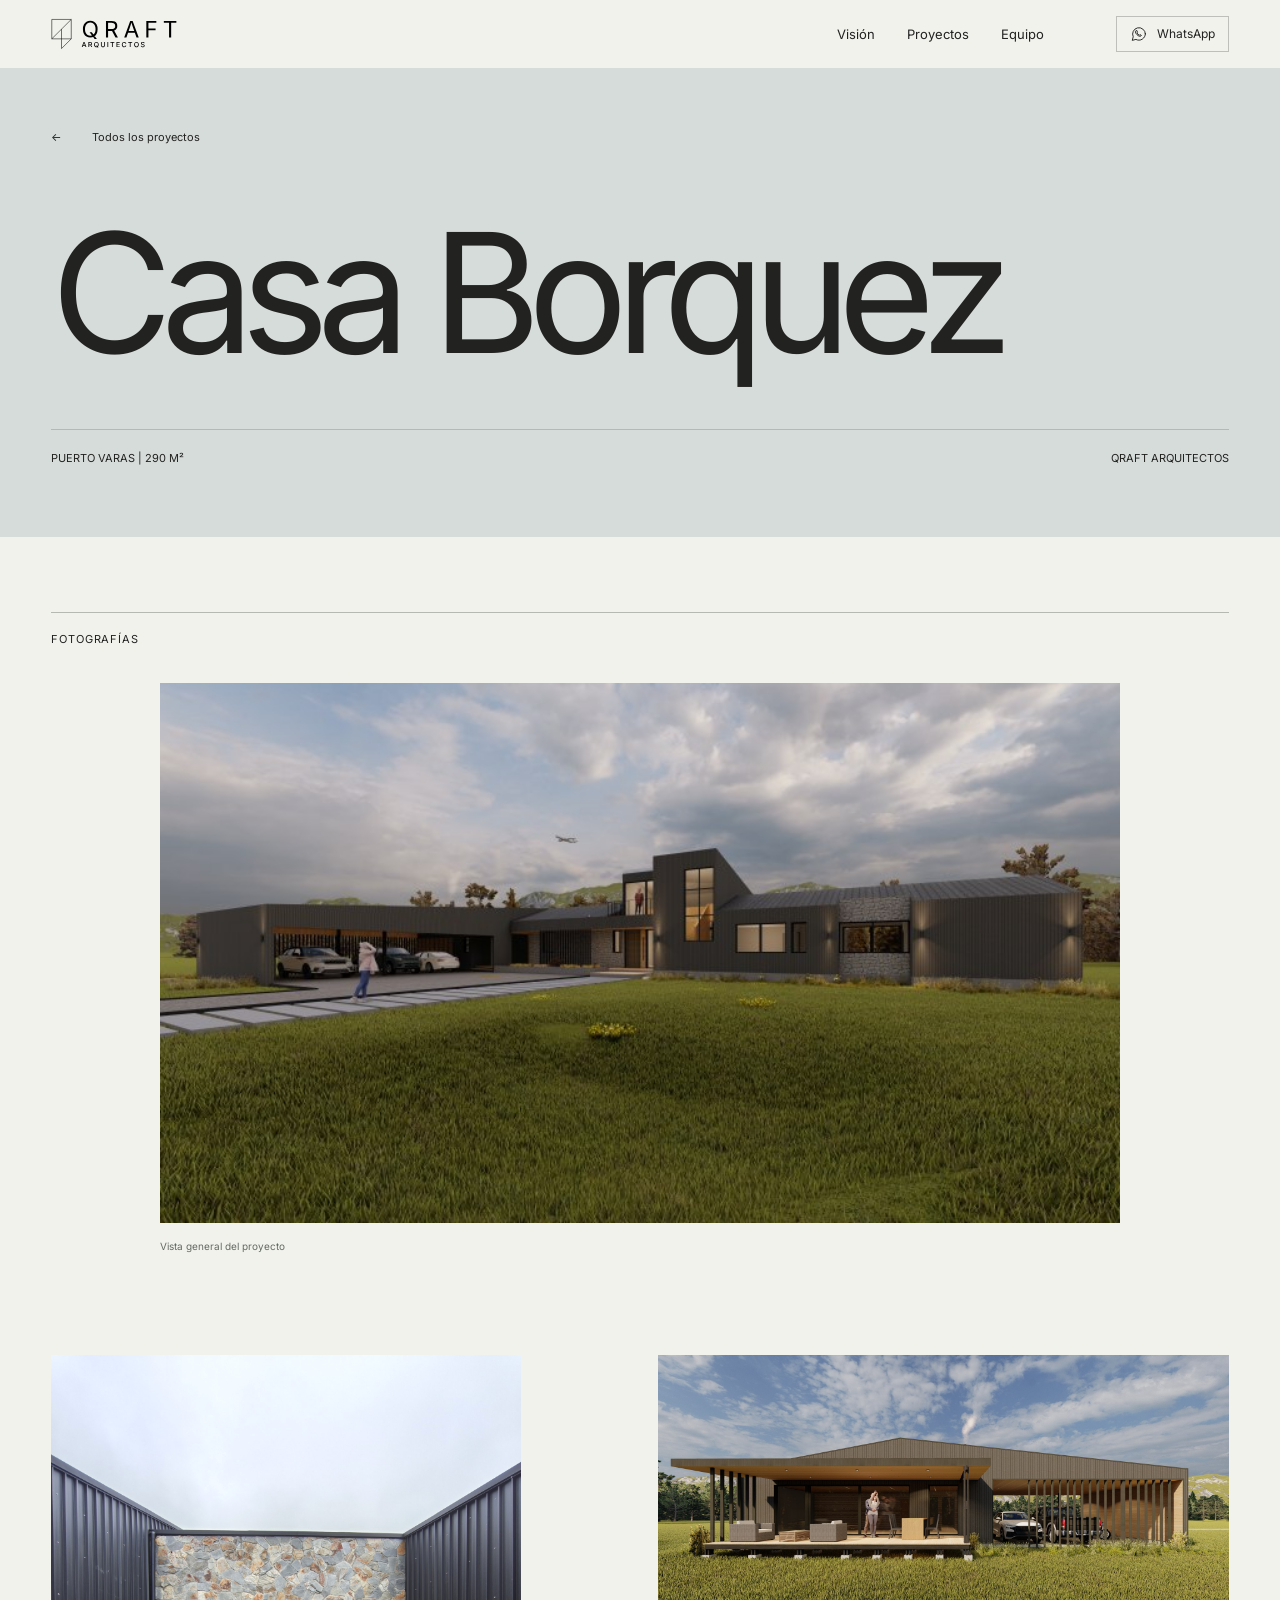
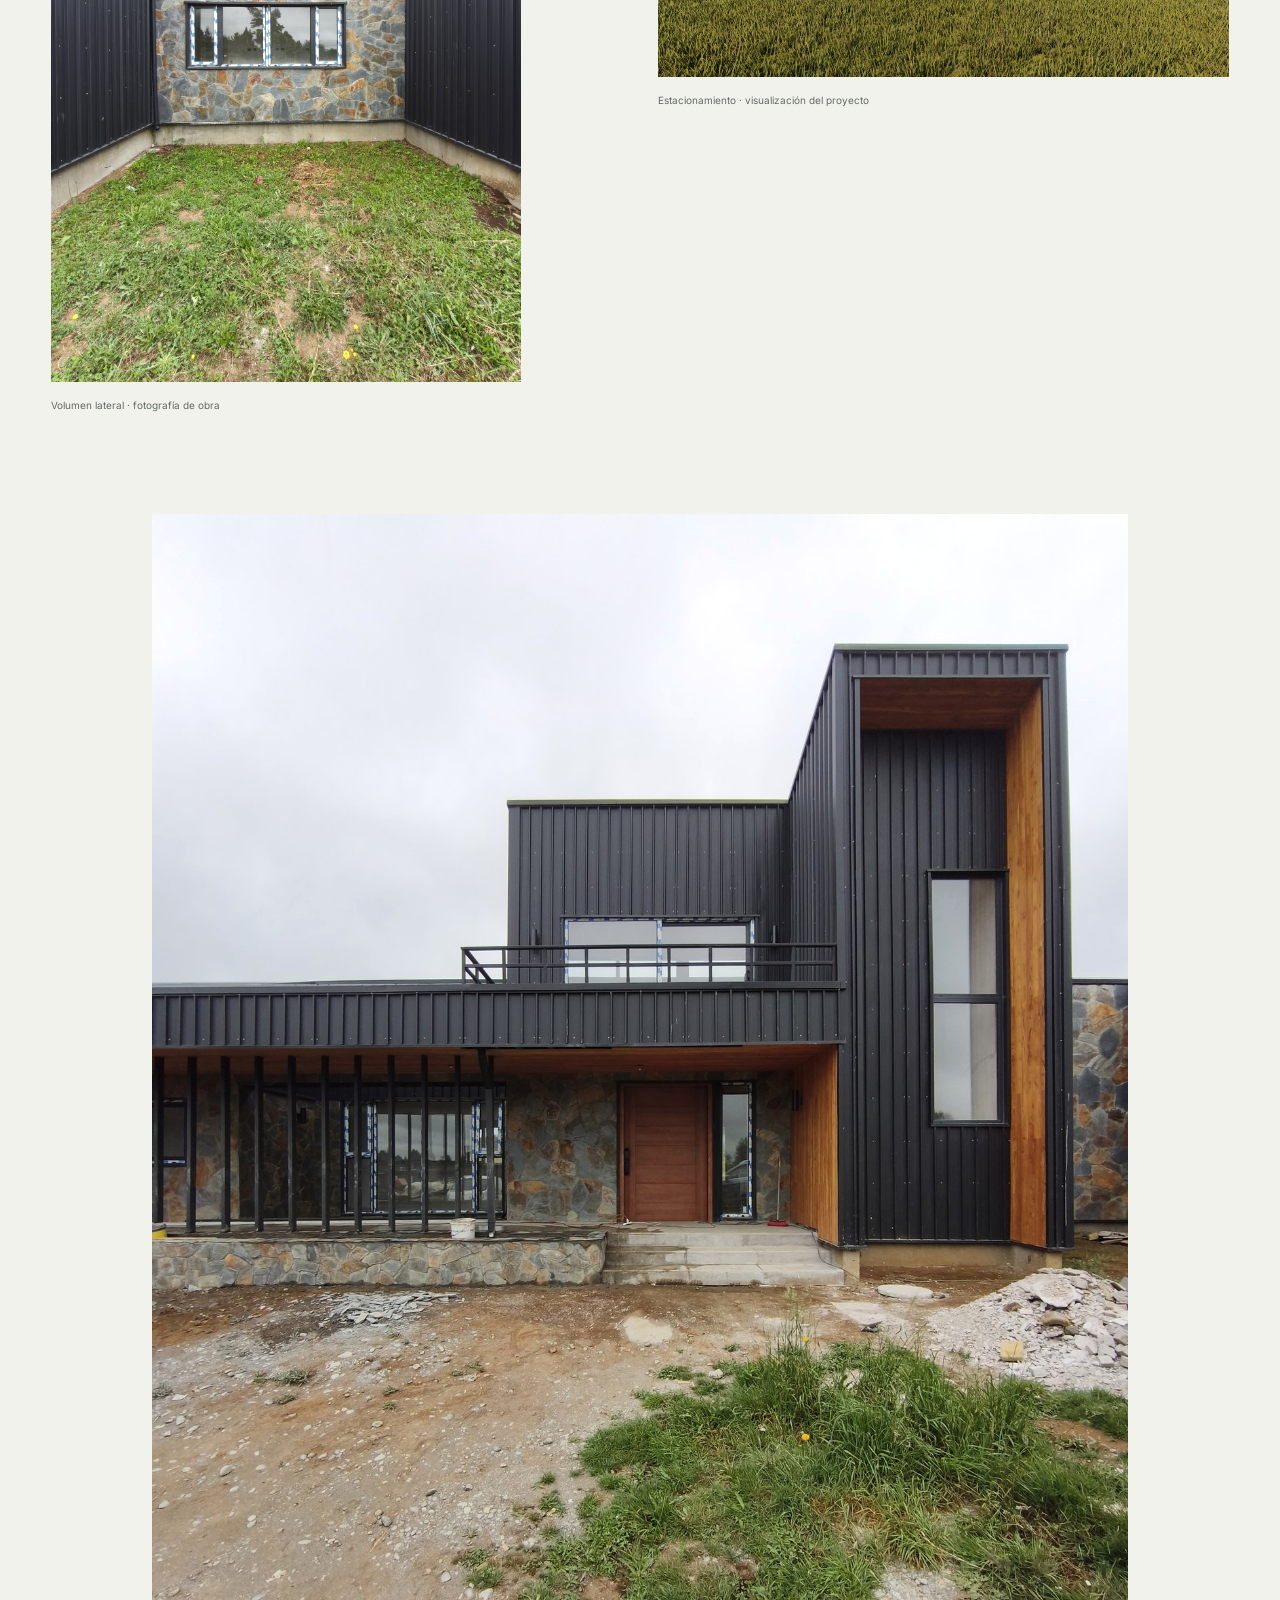
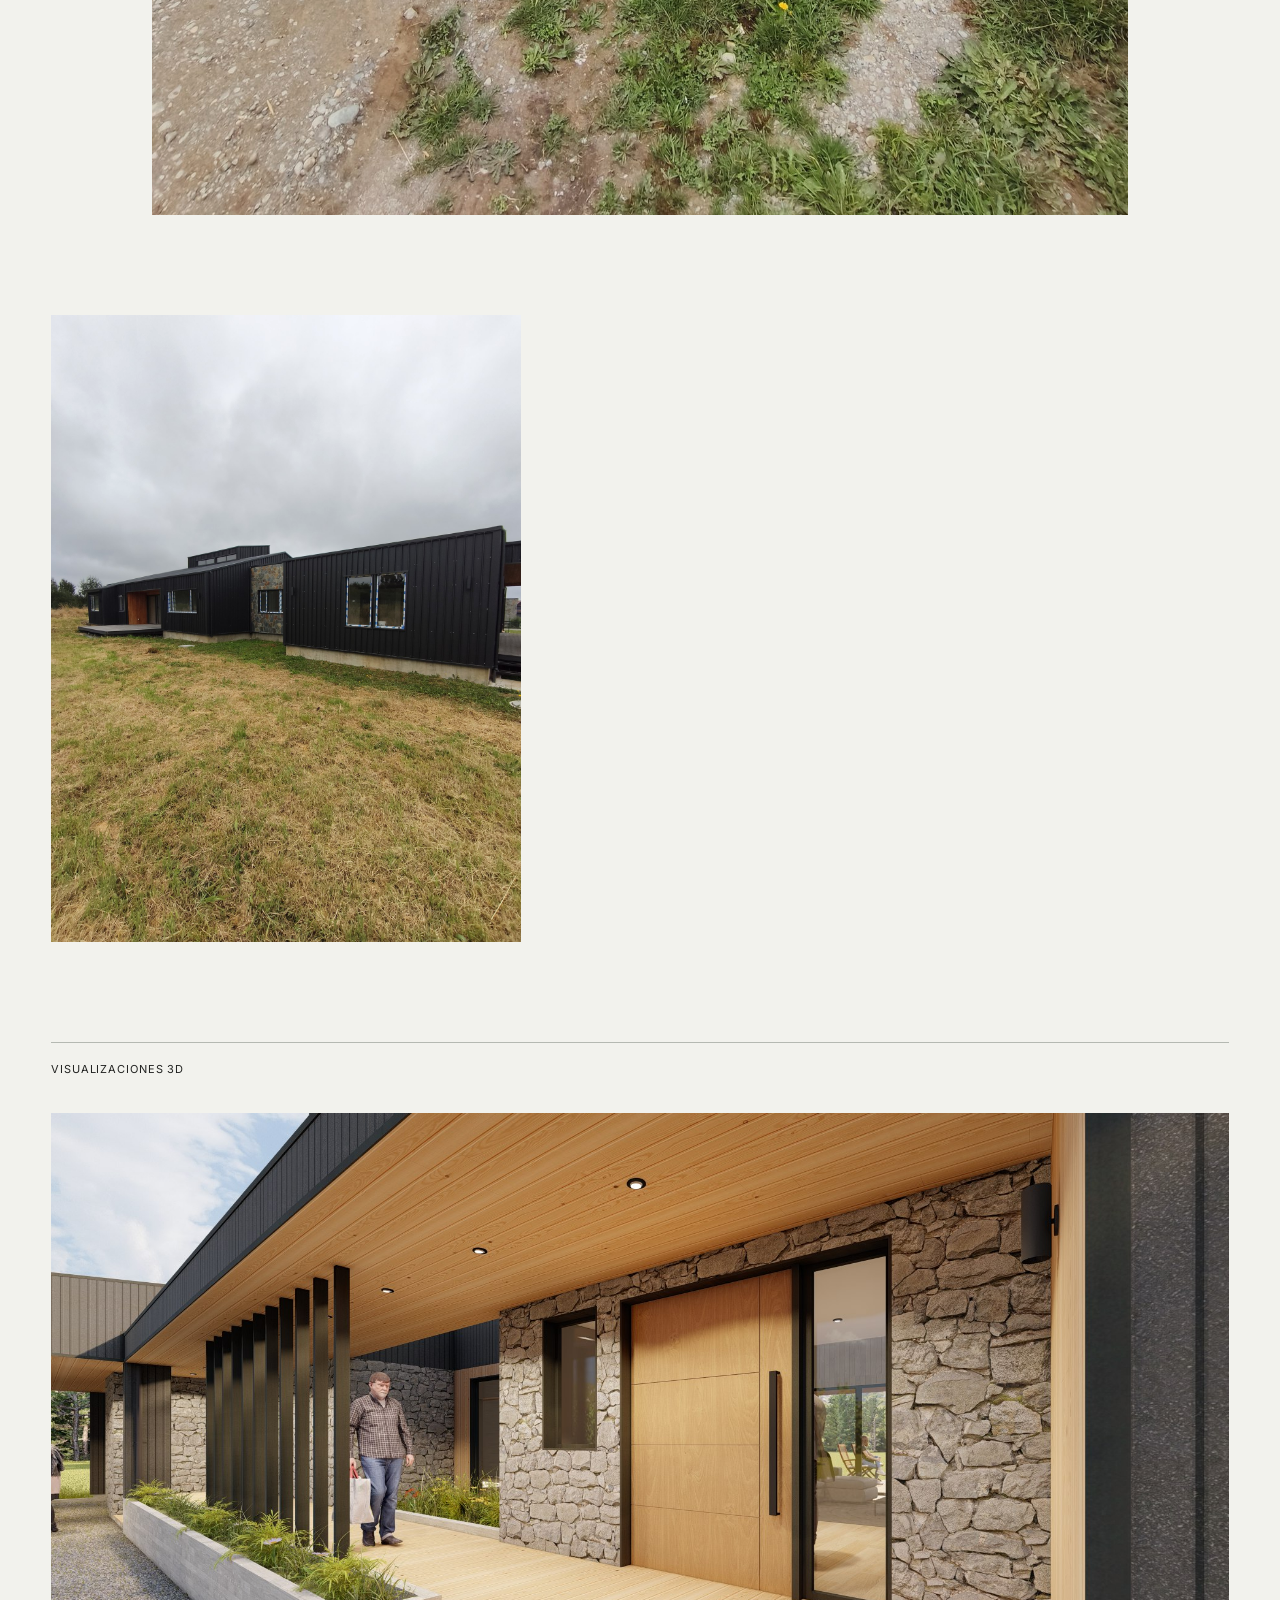
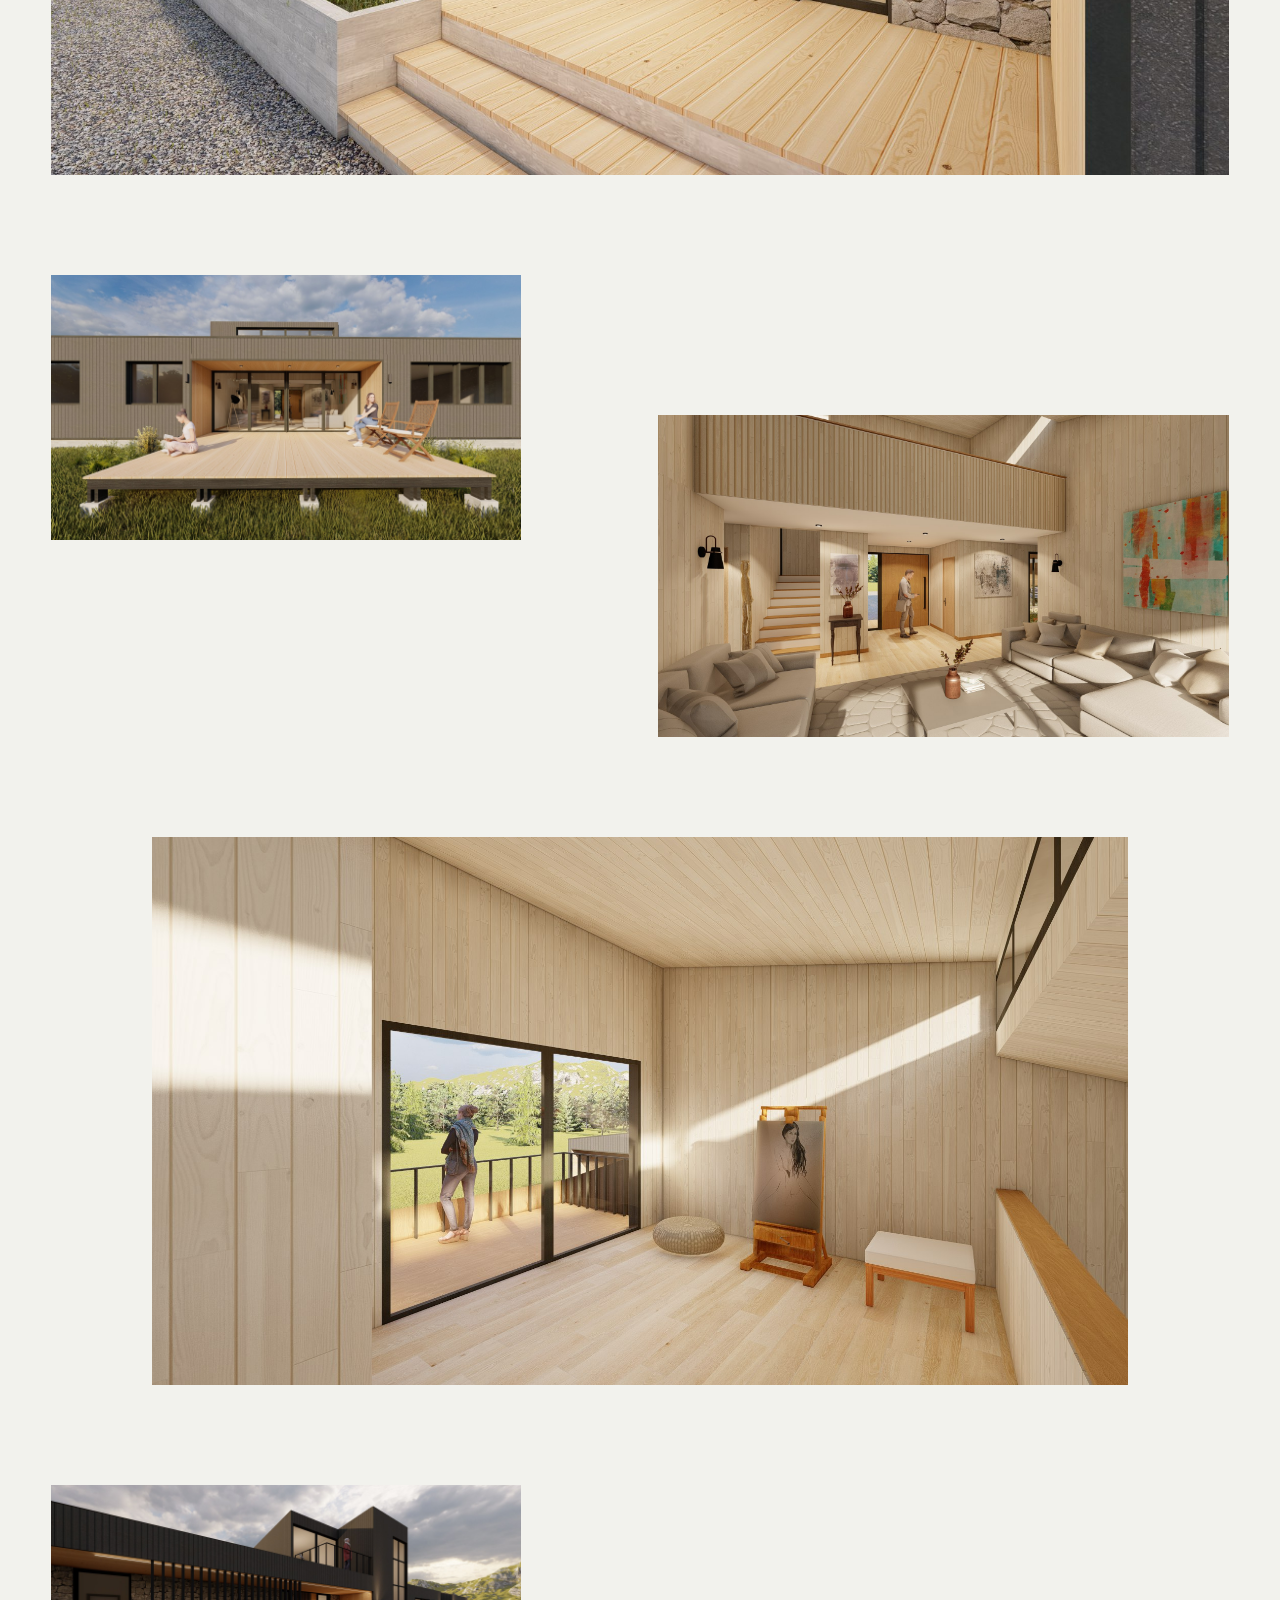
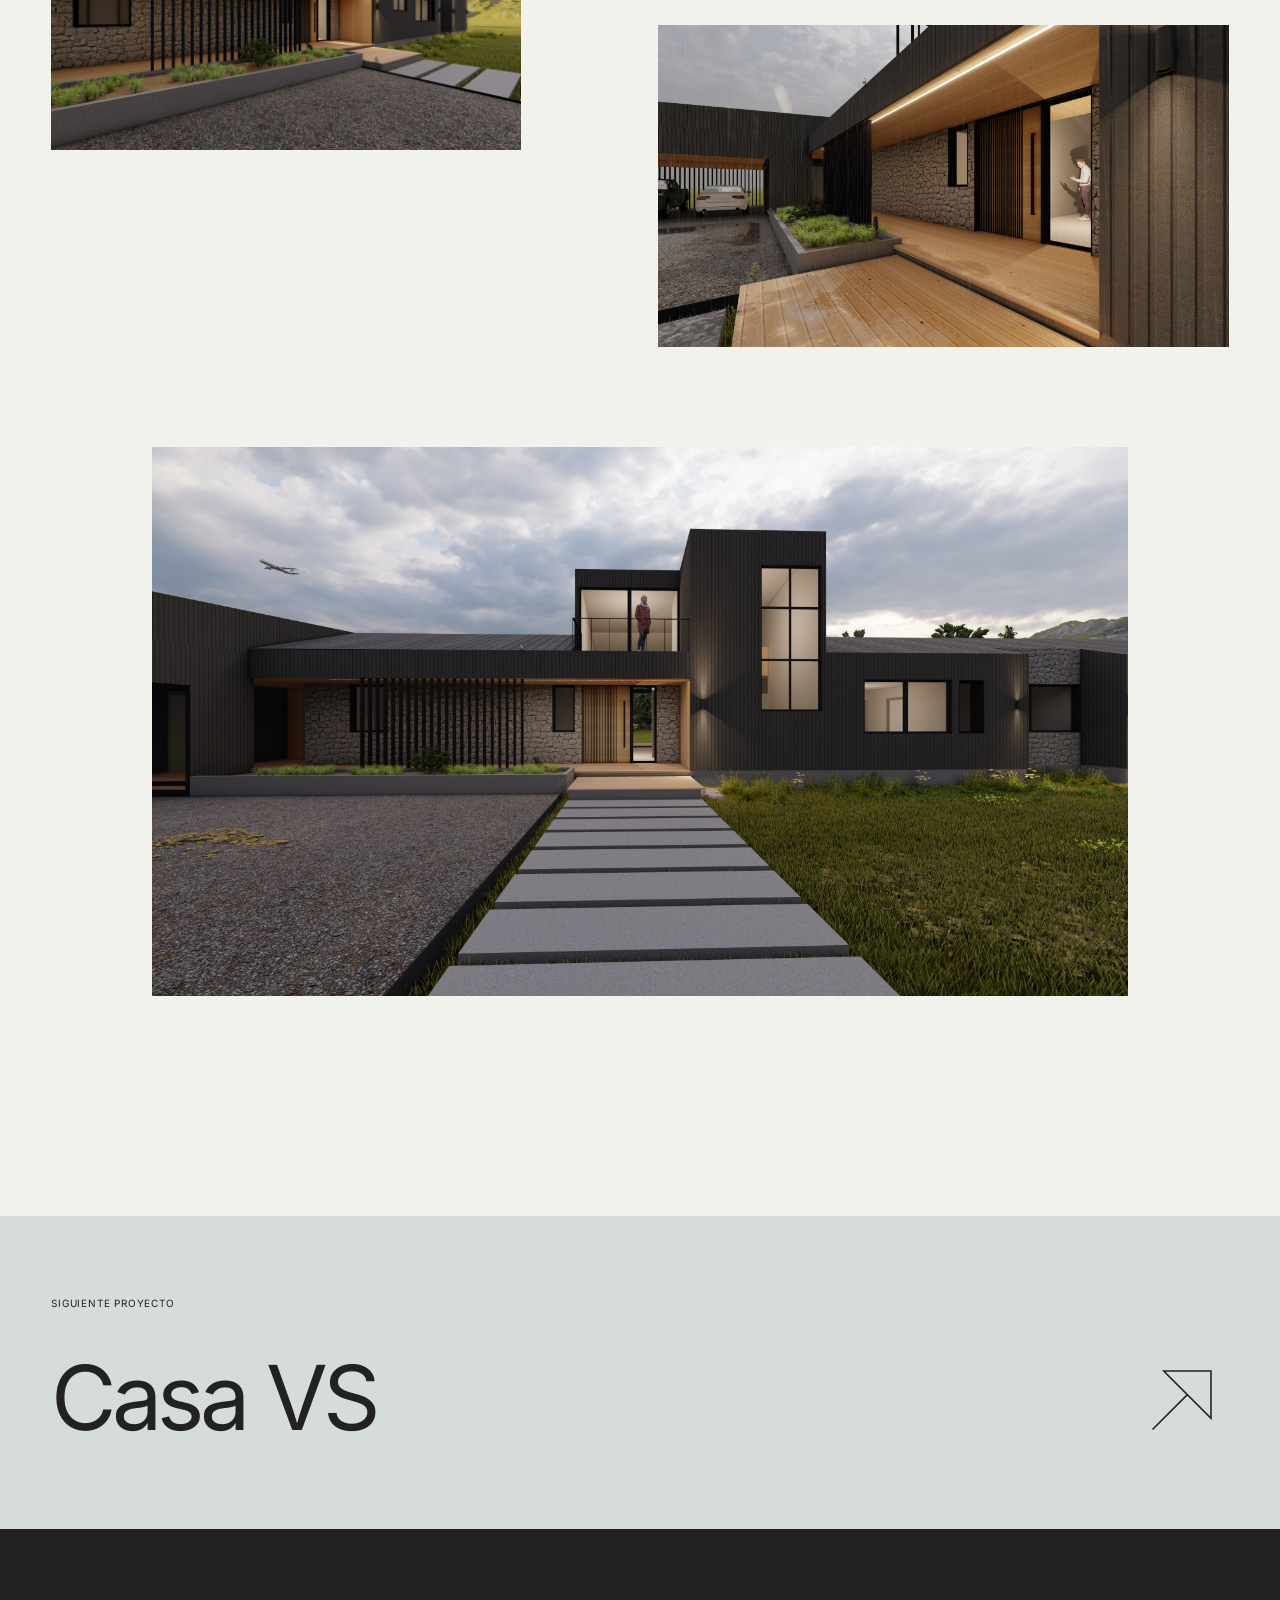
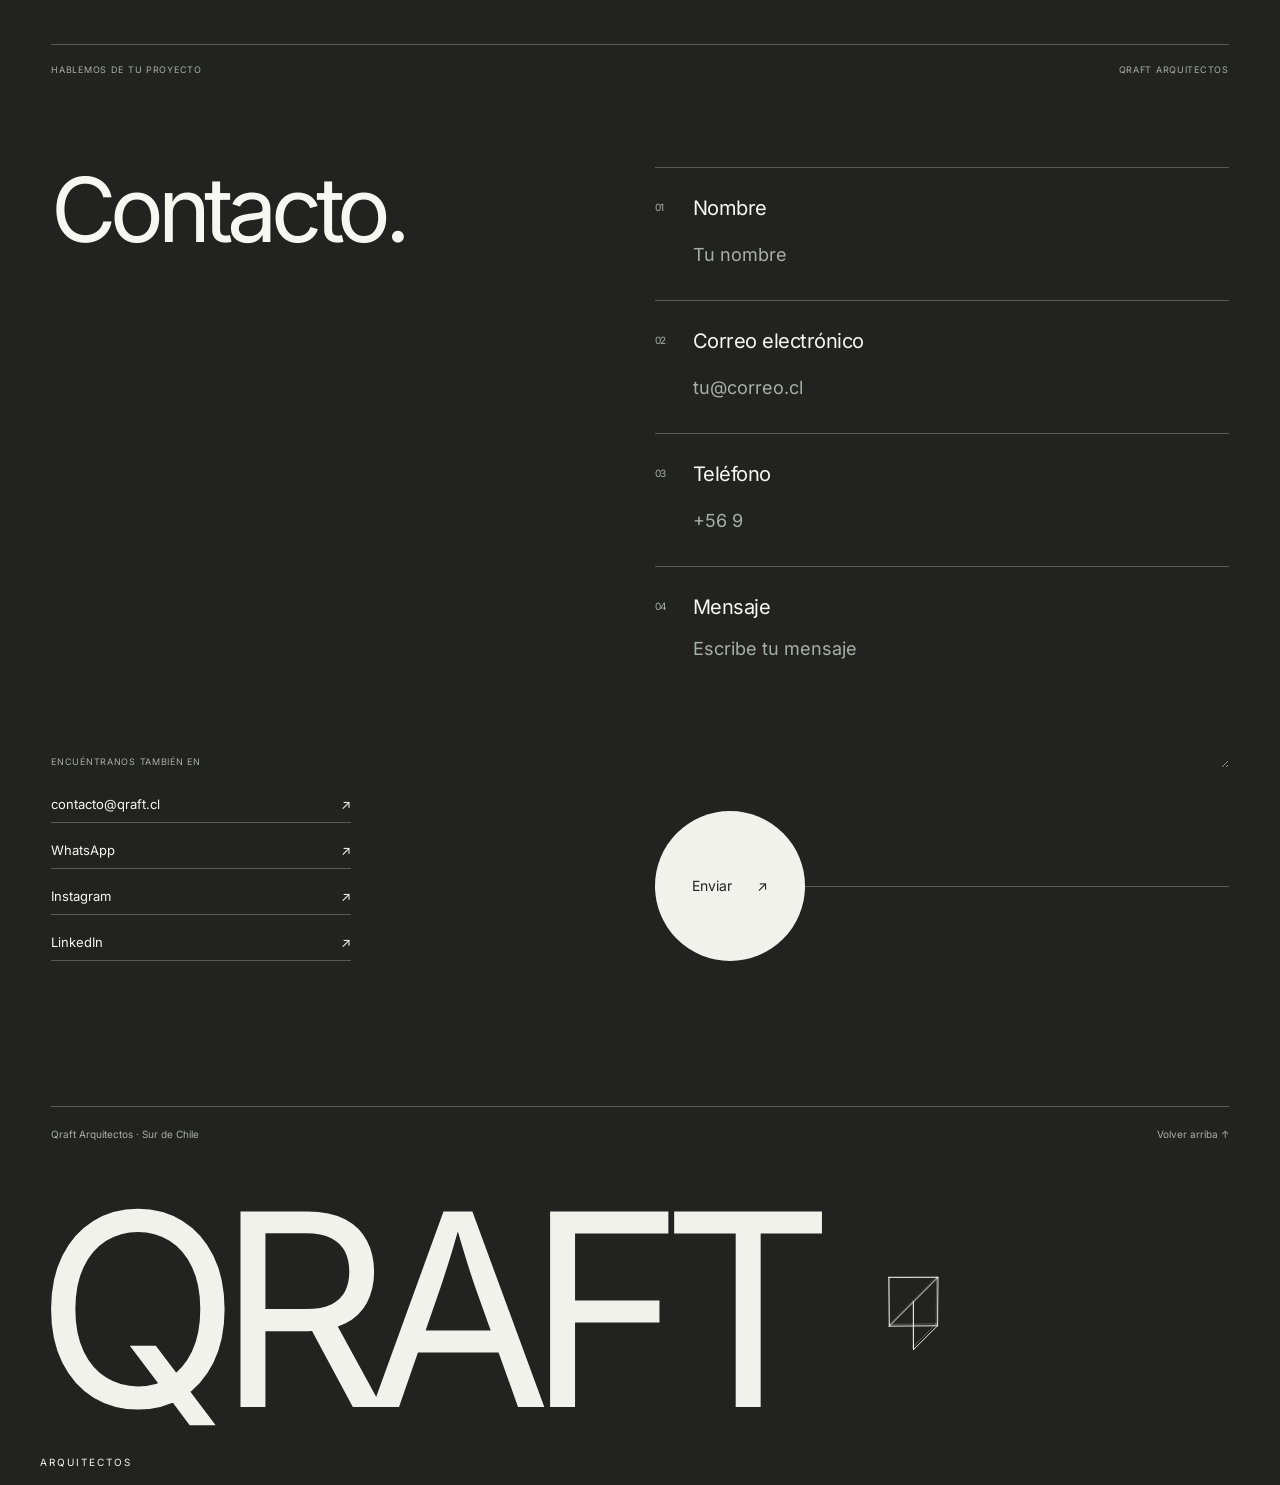
<file: casa-borquez.html>
<!doctype html><html lang="es" id="top"><head><meta charset="utf-8"><meta name="viewport" content="width=device-width,initial-scale=1"><meta name="description" content="Qraft Arquitectos. Proyectos de arquitectura en el sur de Chile."><title>Casa Borquez · Qraft Arquitectos</title><link rel="stylesheet" href="assets/css/base-9311d3bf59.css"><link rel="stylesheet" href="assets/css/layout-15d45d660e.css"><link rel="stylesheet" href="assets/css/contacto-383570dfff.css"><link rel="stylesheet" href="assets/css/header-0db5e87b37.css"><style>/* Client review, 2026-11-13: quieter title, complete Borquez overview. */
.cover-heading{font-size:clamp(64px,10.4vw,176px)}
.gallery figure.borquez-overview{grid-column:1/-1;max-width:960px;width:100%;justify-self:center;margin:0}
@media(max-width:800px){.cover-heading{font-size:10.8vw}.gallery figure.borquez-overview{width:100%;margin:0}}
</style><style>
/* Let the contact title leave the viewport with its own section. */
.contact h2{position:static;top:auto;align-self:start}
</style><style>
/* Place the two client-referenced views immediately after the complete overview. */
.gallery figure.borquez-overview{grid-row:1}
.gallery figure.borquez-volume{grid-column:1/span 5;grid-row:2;margin:0;width:100%}
.gallery figure.borquez-parking{grid-column:7/span 6;grid-row:2;margin:0;width:100%}
@media(max-width:800px){.gallery figure.borquez-overview,.gallery figure.borquez-volume,.gallery figure.borquez-parking{grid-column:1;grid-row:auto;width:100%;margin:0;justify-self:stretch}}
</style><style>
/* Smaller wordmark with a compact rotating companion. */
.footer-signature{display:flex;align-items:center;gap:clamp(20px,4vw,64px);padding-top:38px}
.footer-signature .footer-word{font-size:clamp(64px,21vw,340px);line-height:.96;padding-top:0;flex:0 1 auto;min-width:0}
.footer-signature .footer-word small{display:block;font-size:10px;letter-spacing:.2em;line-height:1.5;margin:16px 0 0 .45em}
.footer-mark{position:relative;display:block;flex:0 0 auto;width:clamp(72px,8vw,112px);height:clamp(72px,8vw,112px);padding:0;margin:0 0 24px;border:0;border-radius:0;background:none;color:inherit;cursor:pointer;isolation:isolate;-webkit-tap-highlight-color:transparent}
.footer-mark .living-symbol{display:block;width:100%;height:100%;overflow:visible;stroke-width:1.1;shape-rendering:geometricPrecision}
.footer-mark:focus-visible{outline:1px solid currentColor;outline-offset:5px}
.footer-mark .mark-control-hint{position:absolute;right:0;bottom:0;font:10px/1 Inter,sans-serif;opacity:0;transition:opacity .2s}
.footer-mark:hover .mark-control-hint,.footer-mark:focus-visible .mark-control-hint,.footer-mark.is-paused .mark-control-hint{opacity:.6}
@media(max-width:800px){.footer-signature{padding-top:28px;gap:20px}.footer-signature .footer-word{font-size:22vw}.footer-signature .footer-word small{font-size:8px;margin-top:12px}.footer-mark{width:56px;height:56px;margin-bottom:20px}.footer-mark .living-symbol{stroke-width:1.6}}
@media(prefers-reduced-motion:reduce){.footer-mark{cursor:default}.footer-mark .mark-control-hint{display:none}.footer-mark:disabled{opacity:1;color:inherit}}
</style></head><body class="project-page"><a class="skip" href="#main">Saltar al contenido</a><header class="header"><a class="brand" href="index.html" aria-label="Qraft Arquitectos · Inicio"><img src="assets/images/qraft-arquitectos-26c0fdaafe.svg" alt="Qraft Arquitectos" width="4000" height="1065"></a><button class="menu-button" type="button" aria-expanded="false" aria-controls="main-nav">Menú +</button><nav id="main-nav" aria-label="Navegación principal"><a href="index.html#vision">Visión</a><a href="index.html#proyectos">Proyectos</a><a href="index.html#equipo">Equipo</a><a class="nav-contact nav-whatsapp" href="https://wa.me/56998165445" aria-label="WhatsApp de Qraft Arquitectos"><svg viewBox="0 0 24 24" fill="none" stroke="currentColor" stroke-width="1.25" stroke-linecap="round" stroke-linejoin="round" aria-hidden="true" focusable="false"><path d="M20.5 11.7a8.5 8.5 0 0 1-12.6 7.5L3 20.5l1.3-4.8A8.5 8.5 0 1 1 20.5 11.7Z"/><path d="M8.2 7.5c-.5 0-1 .8-1 1.4 0 2.6 3.6 6.2 6.3 6.2.7 0 1.5-.6 1.7-1.2l-2-1.1-.8.8c-1.3-.5-2.6-1.8-3.1-3.1l.8-.8-1-2.2Z"/></svg><span>WhatsApp</span></a></nav></header><main id="main"><div class="project-head"><a class="back-link" href="index.html#proyectos">← <span>Todos los proyectos</span></a><h1>Casa Borquez</h1><div class="project-details"><span>PUERTO VARAS | 290 m²</span><span>Qraft Arquitectos</span></div></div><div class="gallery-wrap"><h2>Fotografías</h2><div class="gallery"><figure class="borquez-overview"><img src="assets/images/casa-borquez-d41dc75da0.jpg" alt="Casa Borquez: vista general con los volúmenes del proyecto y el estacionamiento" width="768" height="432"><figcaption>Vista general del proyecto</figcaption></figure><figure class="real-photograph borquez-volume"><img src="assets/images/casa-borquez-eb82702377.jpg" alt="Casa Borquez: volumen lateral revestido en metal y piedra, fotografía de obra" loading="lazy" width="1440" height="1920"><figcaption>Volumen lateral · fotografía de obra</figcaption></figure><figure class="borquez-parking"><img src="assets/images/casa-borquez-1f76563db1.jpg" alt="Casa Borquez: sector del estacionamiento cubierto, visualización del proyecto" loading="lazy" width="1920" height="1080"><figcaption>Estacionamiento · visualización del proyecto</figcaption></figure><figure class="real-photograph"><img src="assets/images/casa-borquez-91a10d6942.jpg" alt="Casa Borquez" width="1440" height="1920"></figure><figure class="real-photograph"><img src="assets/images/casa-borquez-853333f235.jpg" alt="Casa Borquez" loading="lazy" width="1440" height="1920"></figure></div><h2>Visualizaciones 3D</h2><div class="gallery"><figure><img src="assets/images/casa-borquez-75722c10a4.jpg" alt="Casa Borquez" loading="lazy" width="1920" height="1080"></figure><figure><img src="assets/images/casa-borquez-a1094ca312.jpg" alt="Casa Borquez" loading="lazy" width="1920" height="1080"></figure><figure><img src="assets/images/casa-borquez-7e862fdc99.jpg" alt="Casa Borquez" loading="lazy" width="1920" height="1080"></figure><figure><img src="assets/images/casa-borquez-d3d3570f02.jpg" alt="Casa Borquez" loading="lazy" width="1920" height="1080"></figure><figure><img src="assets/images/casa-borquez-ef814c2edd.jpg" alt="Casa Borquez" loading="lazy" width="1920" height="1080"></figure><figure><img src="assets/images/casa-borquez-f7155c1040.jpg" alt="Casa Borquez" loading="lazy" width="1920" height="1080"></figure><figure><img src="assets/images/casa-borquez-288989265a.jpg" alt="Casa Borquez" loading="lazy" width="1536" height="864"></figure></div></div><section class="next-project"><p>Siguiente proyecto</p><a href="casa-vs.html">Casa VS<span aria-hidden="true"><svg viewBox="0 0 80 80" class="brand-arrow" fill="none" stroke="currentColor" stroke-width="1.4" stroke-linejoin="miter" aria-hidden="true" focusable="false"><path d="M22 16H64V58L22 16ZM43 37L12 68"/></svg></span></a></section><section class="contact" id="contacto"><div class="wrap"><div class="contact-top"><span>HABLEMOS DE TU PROYECTO</span><span>QRAFT ARQUITECTOS</span></div><div class="contact-grid"><h2>Contacto.</h2><form aria-label="Contacto"><label for="nombre"><span class="field-number" aria-hidden="true">01</span><span class="field-body">Nombre<input id="nombre" name="nombre" type="text" placeholder="Tu nombre" autocomplete="name" required></span></label><label for="email"><span class="field-number" aria-hidden="true">02</span><span class="field-body">Correo electrónico<input id="email" name="email" type="email" placeholder="tu@correo.cl" autocomplete="email" required></span></label><label for="telefono"><span class="field-number" aria-hidden="true">03</span><span class="field-body">Teléfono<input id="telefono" name="telefono" type="tel" placeholder="+56 9" autocomplete="tel"></span></label><label for="mensaje"><span class="field-number" aria-hidden="true">04</span><span class="field-body">Mensaje<textarea id="mensaje" name="mensaje" placeholder="Escribe tu mensaje" required></textarea></span></label><div class="action"><span class="send-rule" aria-hidden="true"></span><button type="submit"><span>Enviar</span><span aria-hidden="true">↗</span></button></div><p class="form-status" role="status"></p></form><aside class="contact-aside"><p class="aside-label">ENCUÉNTRANOS TAMBIÉN EN</p><nav class="channels" aria-label="Canales de contacto"><a href="mailto:contacto@qraft.cl">contacto@qraft.cl <span aria-hidden="true">↗</span></a><a href="https://wa.me/56998165445">WhatsApp <span aria-hidden="true">↗</span></a><a href="https://instagram.com/qraft_arquitectos/">Instagram <span aria-hidden="true">↗</span></a><a href="https://linkedin.com/in/qraftarquitectos/">LinkedIn <span aria-hidden="true">↗</span></a></nav></aside></div></div></section></main><footer class="footer" id="footer"><div class="footer-line"><span>Qraft Arquitectos · Sur de Chile</span><a href="#top">Volver arriba ↑</a></div><div class="footer-signature"><div class="footer-word" aria-hidden="true">QRAFT<small>ARQUITECTOS</small></div><button class="animated-mark footer-mark" type="button" aria-label="Pausar giro del símbolo de Qraft del footer" aria-pressed="false" title="Pausar giro"><svg class="living-symbol" viewBox="-60 -60 120 120" fill="none" stroke="currentColor" stroke-width="1.1" stroke-linecap="round" stroke-linejoin="round" aria-hidden="true" focusable="false"><path d="M-28 -42L28 -42"/><path d="M28 -42L28 14"/><path d="M28 14L-28 14"/><path d="M-28 14L-28 -42"/><path d="M-28 14L28 -42"/><path d="M0 -14L0 42"/><path d="M0 42L28 14"/></svg><span class="mark-control-hint" aria-hidden="true">Ⅱ</span></button></div></footer><script src="assets/js/sitio-3deddc04bc.js"></script><script src="assets/js/header-da12762636.js"></script><script>
(()=>{
 document.querySelectorAll('.animated-mark').forEach(mark=>{
 const suffix=mark.closest('footer')?' del footer':'';
 const svg=mark.querySelector('svg'),reduced=matchMedia('(prefers-reduced-motion: reduce)');
 const nodes=[[-28,-42],[28,-42],[28,14],[-28,14],[0,-14],[0,42]],edges=[[0,1],[1,2],[2,3],[3,0],[3,1],[4,5],[5,2]],ns='http://www.w3.org/2000/svg';
 const front=[...svg.querySelectorAll('path')];front.forEach(p=>p.classList.remove('morph-line'));
 function addPath(opacity){const p=document.createElementNS(ns,'path');p.setAttribute('opacity',opacity);svg.insertBefore(p,front[0]);return p}
 const back=edges.map(()=>addPath('.28')),rails=[0,1,2,3,5].map(()=>addPath('.32'));
 let elapsed=0,last=0,frame=0,visible=false,paused=false;
 function project([x,y],z,angle){const c=Math.cos(angle),s=Math.sin(angle),rx=x*c+z*s,rz=-x*s+z*c,tilt=-.13,ry=y*Math.cos(tilt)-rz*Math.sin(tilt),depth=y*Math.sin(tilt)+rz*Math.cos(tilt),scale=420/(420-depth);return [rx*scale,ry*scale]}
 function path(p,a,b){p.setAttribute('d',`M${a[0].toFixed(3)} ${a[1].toFixed(3)}L${b[0].toFixed(3)} ${b[1].toFixed(3)}`)}
 function draw(time){const angle=time/16000*Math.PI*2;
  if(reduced.matches){front.forEach((p,i)=>path(p,nodes[edges[i][0]],nodes[edges[i][1]]));back.concat(rails).forEach(p=>p.style.display='none');return}
  back.concat(rails).forEach(p=>p.style.display='');const f=nodes.map(n=>project(n,7,angle)),b=nodes.map(n=>project(n,-7,angle));
  edges.forEach(([a,z],i)=>{path(front[i],f[a],f[z]);path(back[i],b[a],b[z])});[0,1,2,3,5].forEach((n,i)=>path(rails[i],f[n],b[n]));
 }
 function run(now){if(!last)last=now;elapsed+=Math.min(64,now-last);last=now;draw(elapsed);frame=requestAnimationFrame(run)}
 function update(){cancelAnimationFrame(frame);frame=0;last=0;mark.disabled=reduced.matches;
  mark.classList.toggle('is-paused',paused);mark.setAttribute('aria-pressed',String(paused));mark.setAttribute('aria-label',reduced.matches?'Símbolo de Qraft, movimiento reducido':paused?'Reanudar giro del símbolo de Qraft'+suffix:'Pausar giro del símbolo de Qraft'+suffix);mark.title=paused?'Reanudar giro':'Pausar giro';mark.querySelector('.mark-control-hint').textContent=paused?'▷':'Ⅱ';draw(elapsed);
  if(visible&&!paused&&!document.hidden&&!reduced.matches)frame=requestAnimationFrame(run)
 }
 mark.addEventListener('click',()=>{paused=!paused;update()});new IntersectionObserver(es=>{visible=es[0].isIntersecting;update()},{threshold:.1}).observe(mark);document.addEventListener('visibilitychange',update);reduced.addEventListener('change',update);update();
 });
})();
</script></body></html>
</file>
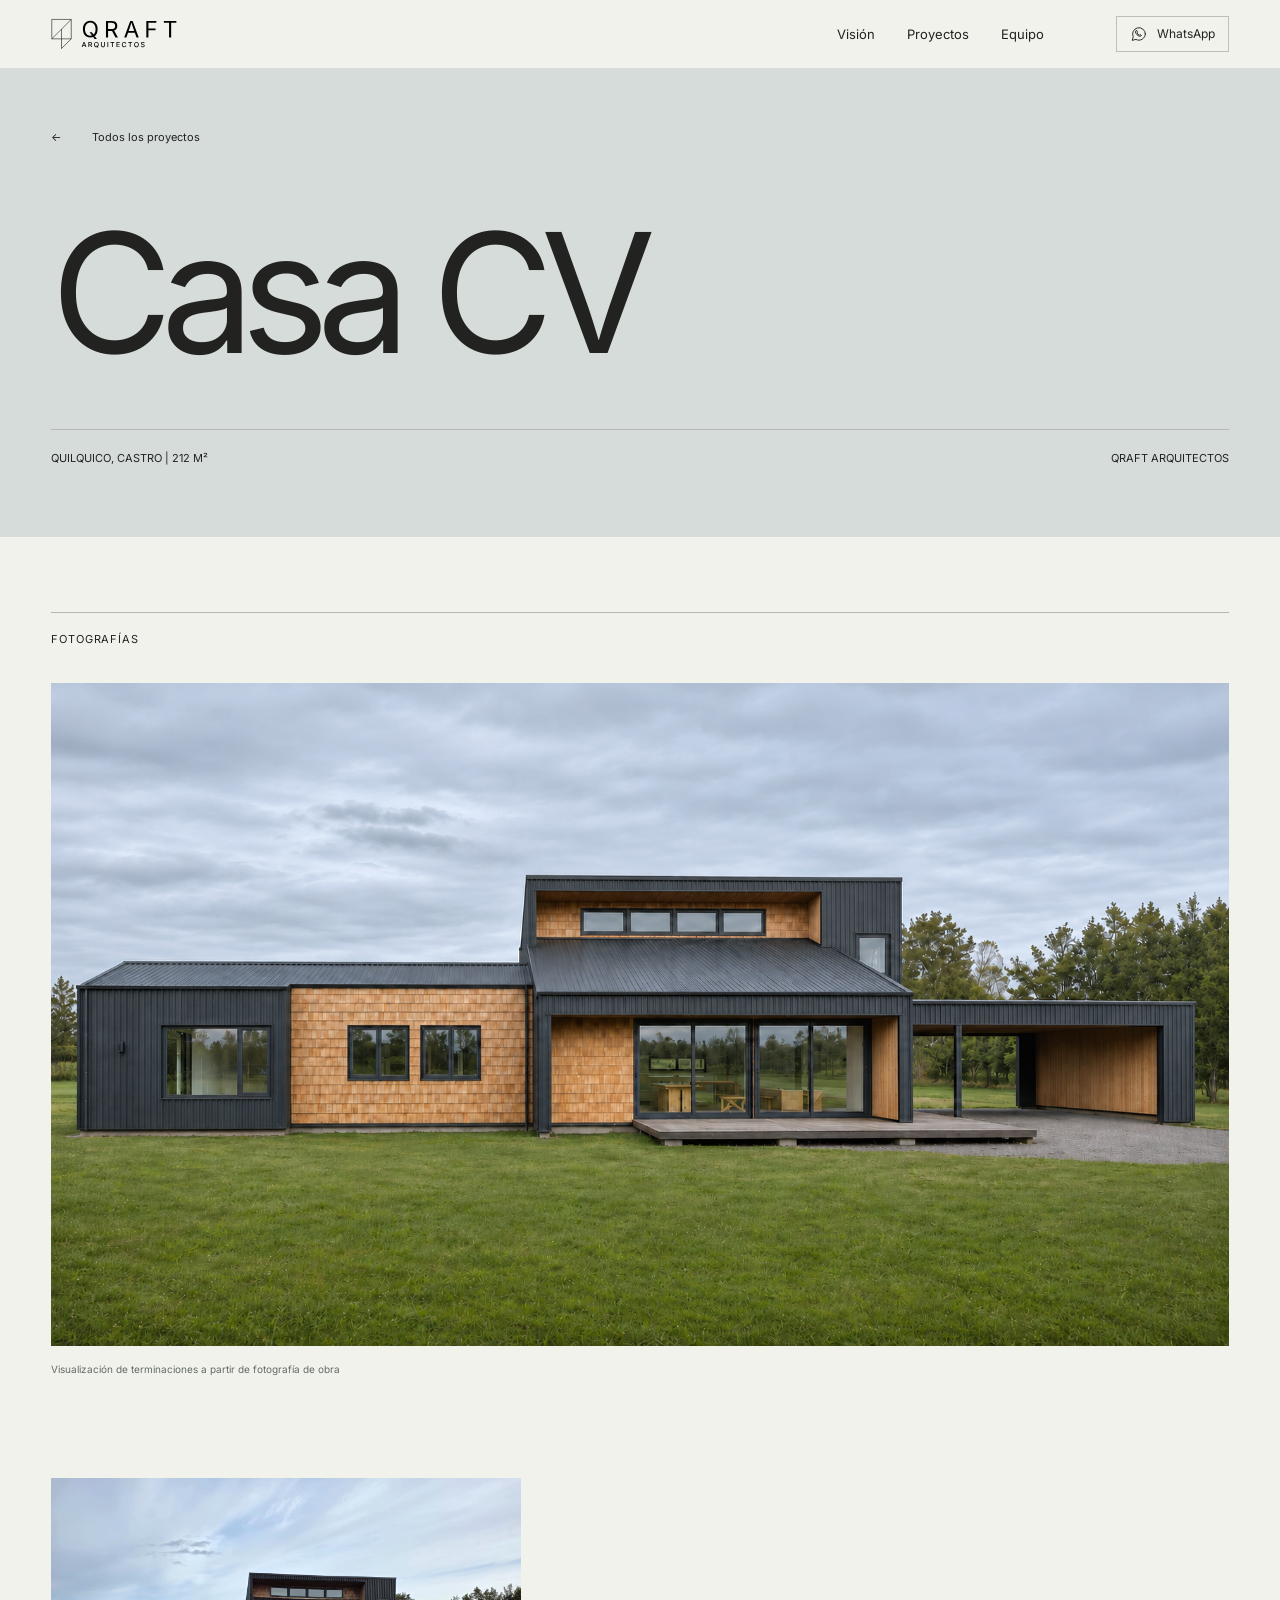
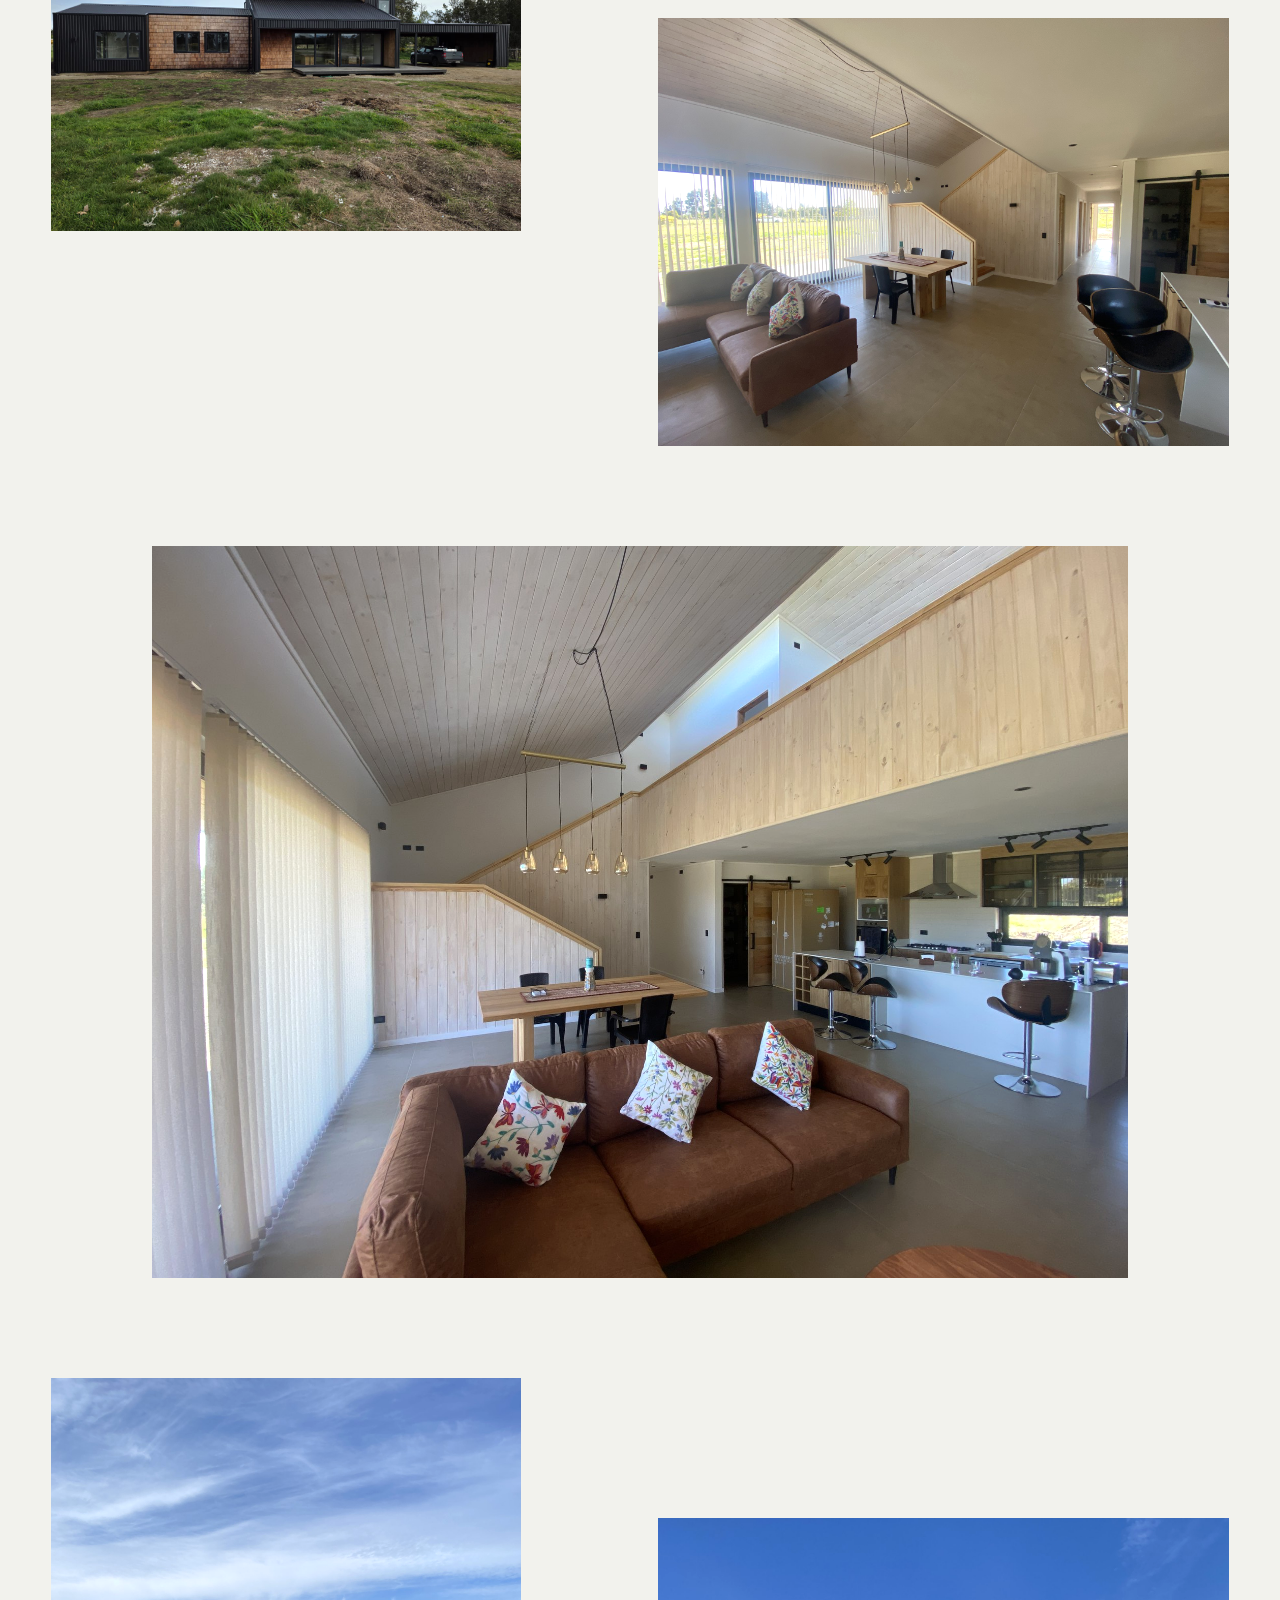
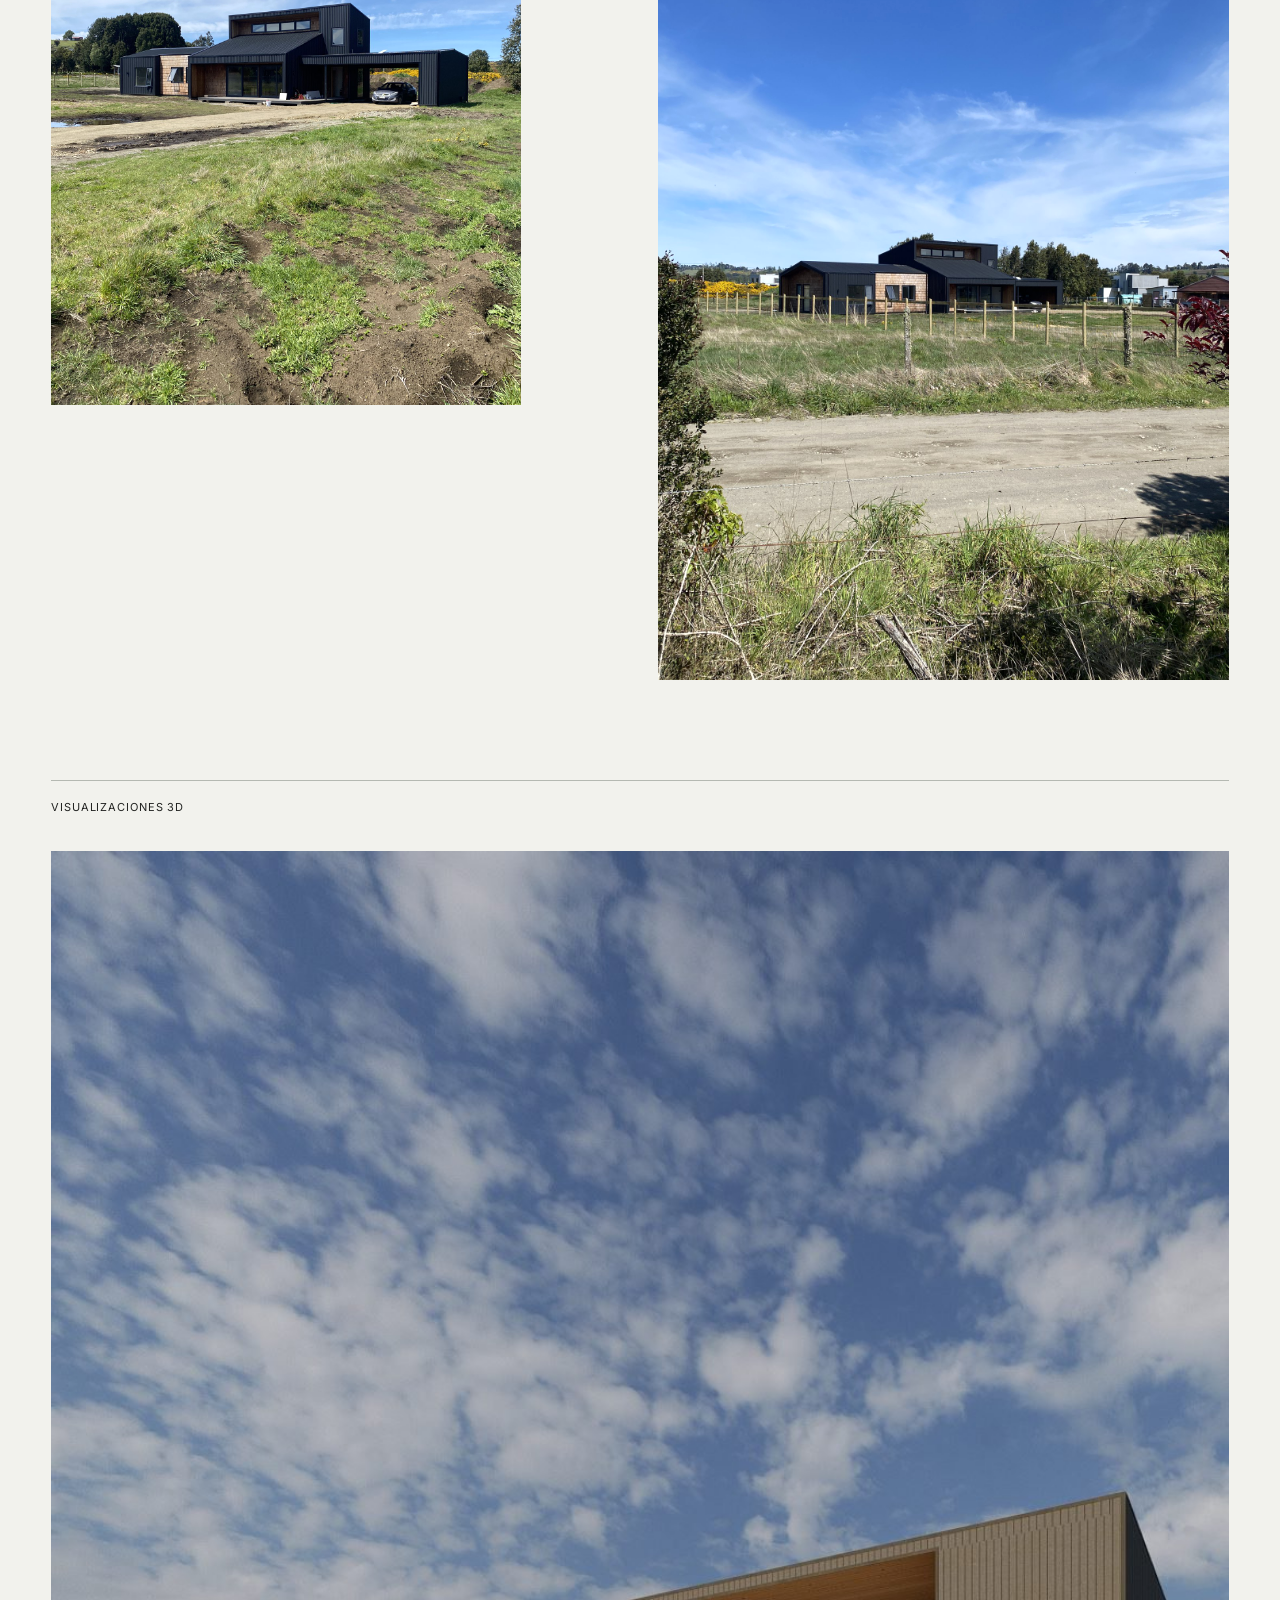
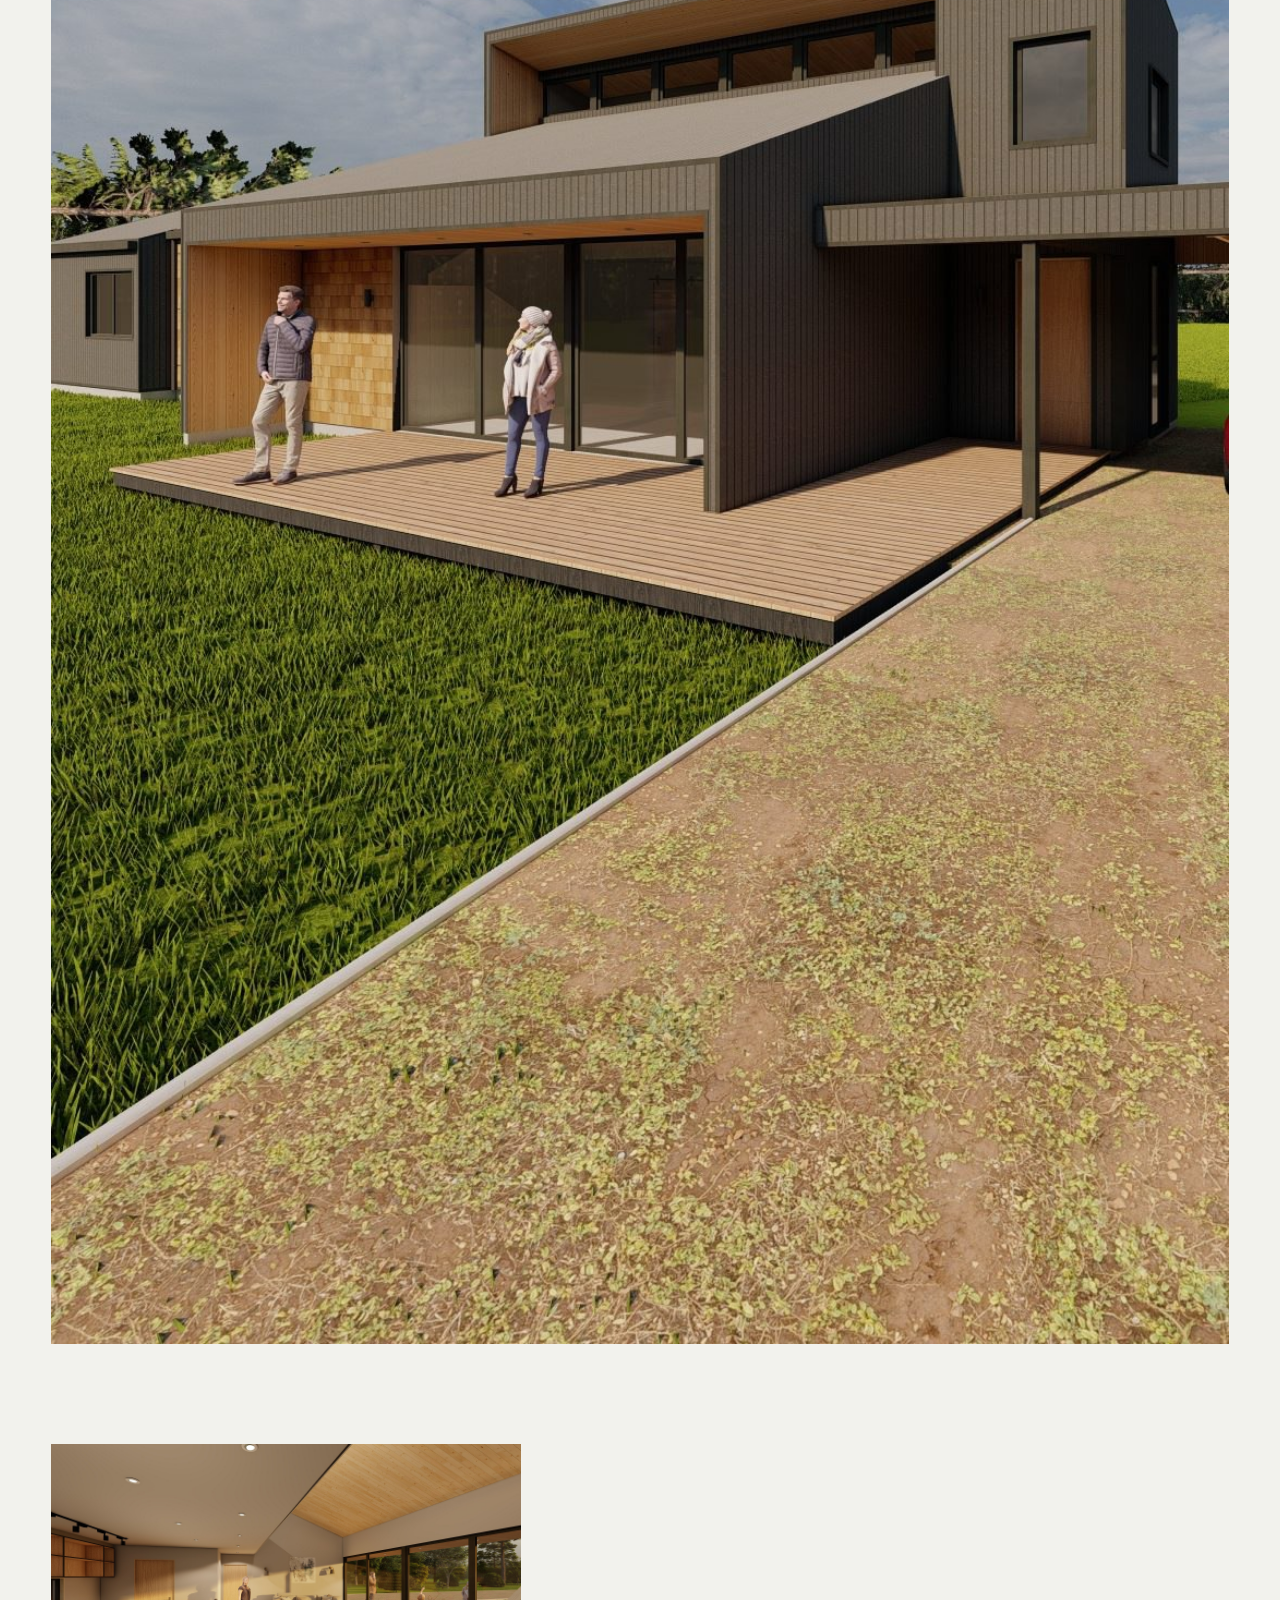
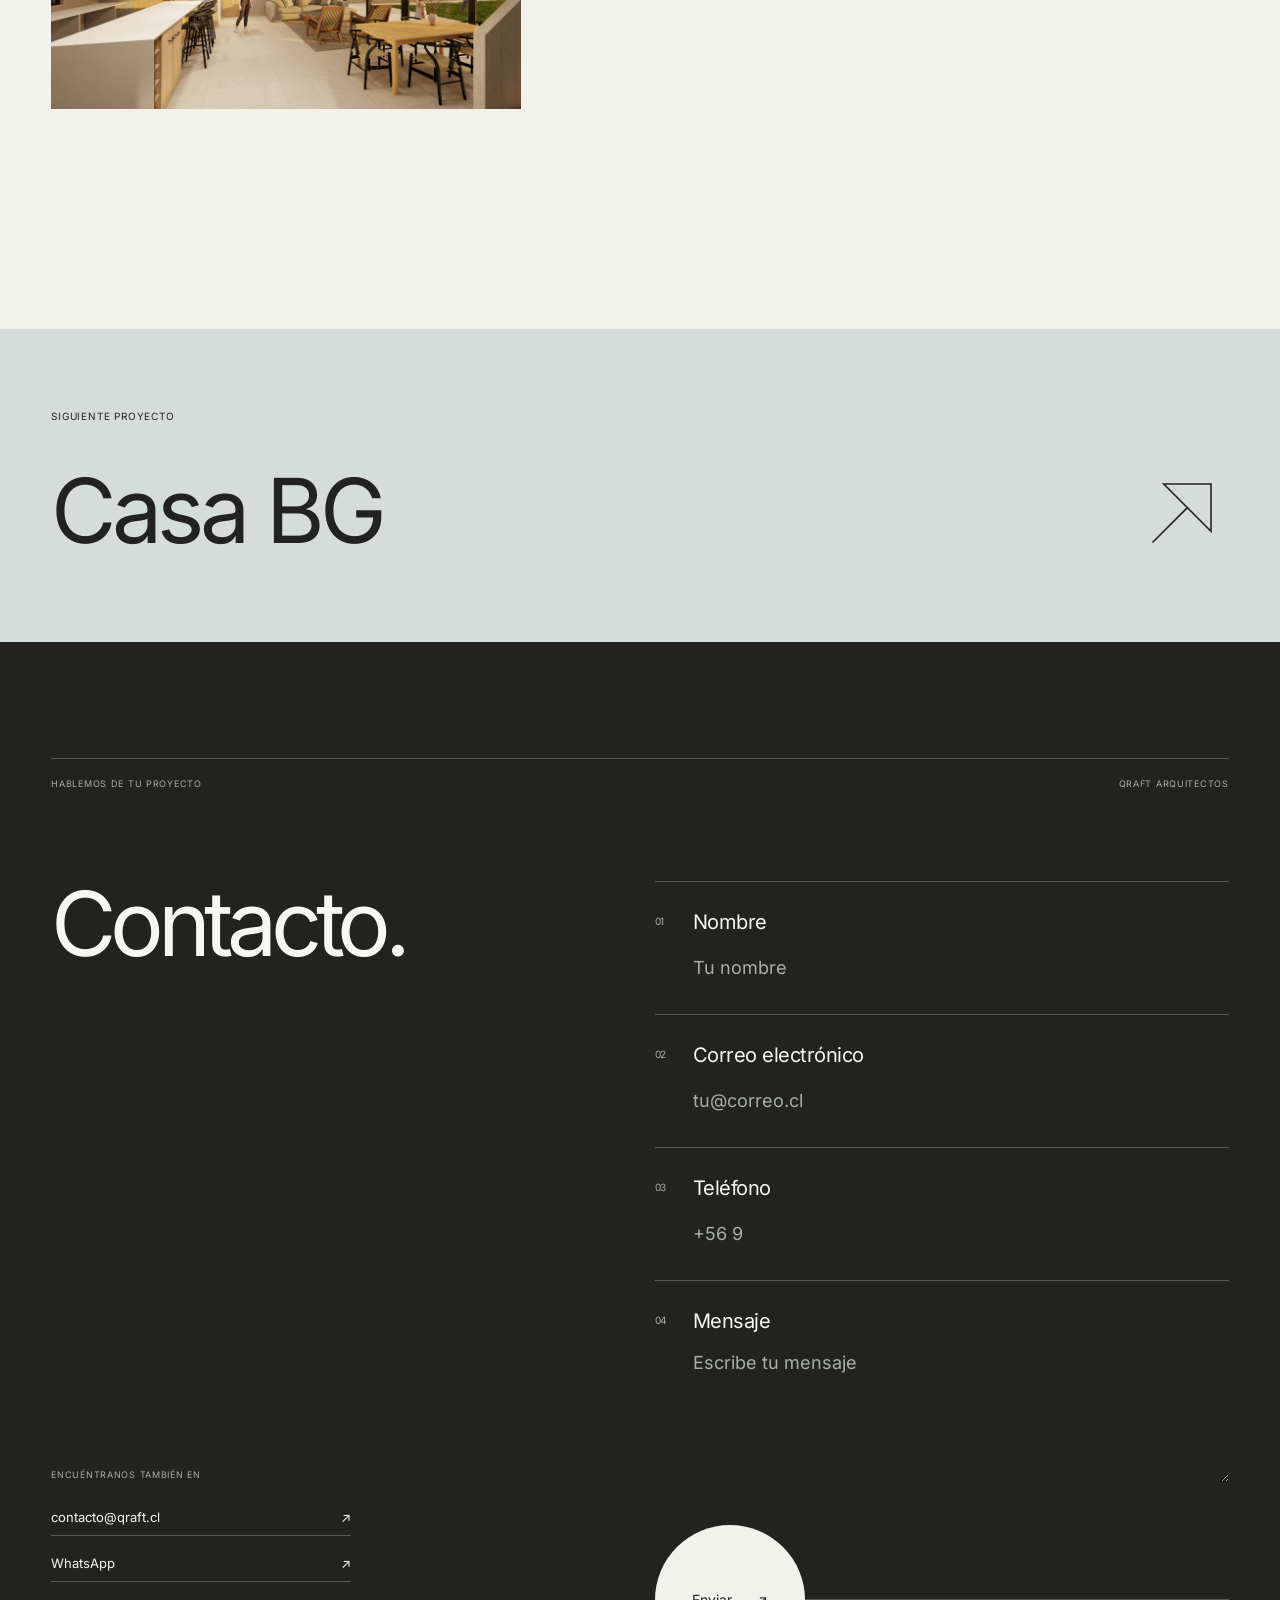
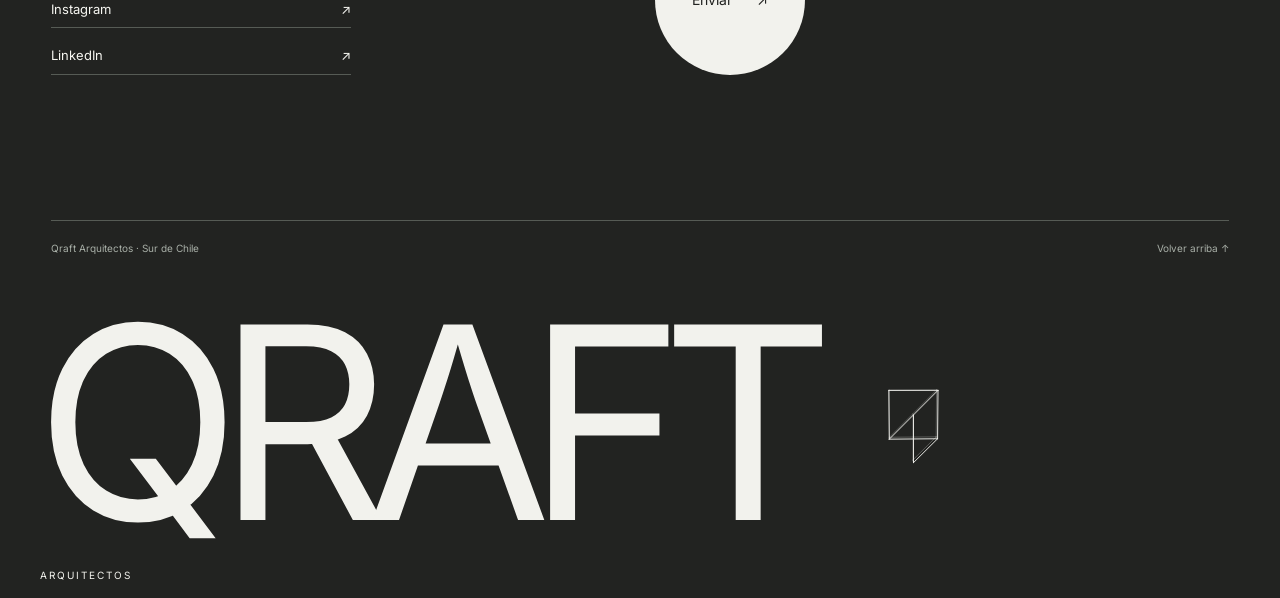
<file: casa-cv.html>
<!doctype html><html lang="es" id="top"><head><meta charset="utf-8"><meta name="viewport" content="width=device-width,initial-scale=1"><meta name="description" content="Qraft Arquitectos. Proyectos de arquitectura en el sur de Chile."><title>Casa CV · Qraft Arquitectos</title><link rel="stylesheet" href="assets/css/base-9311d3bf59.css"><link rel="stylesheet" href="assets/css/layout-15d45d660e.css"><link rel="stylesheet" href="assets/css/contacto-383570dfff.css"><link rel="stylesheet" href="assets/css/header-0db5e87b37.css"><style>
/* Let the contact title leave the viewport with its own section. */
.contact h2{position:static;top:auto;align-self:start}
</style><style>
/* Smaller wordmark with a compact rotating companion. */
.footer-signature{display:flex;align-items:center;gap:clamp(20px,4vw,64px);padding-top:38px}
.footer-signature .footer-word{font-size:clamp(64px,21vw,340px);line-height:.96;padding-top:0;flex:0 1 auto;min-width:0}
.footer-signature .footer-word small{display:block;font-size:10px;letter-spacing:.2em;line-height:1.5;margin:16px 0 0 .45em}
.footer-mark{position:relative;display:block;flex:0 0 auto;width:clamp(72px,8vw,112px);height:clamp(72px,8vw,112px);padding:0;margin:0 0 24px;border:0;border-radius:0;background:none;color:inherit;cursor:pointer;isolation:isolate;-webkit-tap-highlight-color:transparent}
.footer-mark .living-symbol{display:block;width:100%;height:100%;overflow:visible;stroke-width:1.1;shape-rendering:geometricPrecision}
.footer-mark:focus-visible{outline:1px solid currentColor;outline-offset:5px}
.footer-mark .mark-control-hint{position:absolute;right:0;bottom:0;font:10px/1 Inter,sans-serif;opacity:0;transition:opacity .2s}
.footer-mark:hover .mark-control-hint,.footer-mark:focus-visible .mark-control-hint,.footer-mark.is-paused .mark-control-hint{opacity:.6}
@media(max-width:800px){.footer-signature{padding-top:28px;gap:20px}.footer-signature .footer-word{font-size:22vw}.footer-signature .footer-word small{font-size:8px;margin-top:12px}.footer-mark{width:56px;height:56px;margin-bottom:20px}.footer-mark .living-symbol{stroke-width:1.6}}
@media(prefers-reduced-motion:reduce){.footer-mark{cursor:default}.footer-mark .mark-control-hint{display:none}.footer-mark:disabled{opacity:1;color:inherit}}
</style></head><body class="project-page"><a class="skip" href="#main">Saltar al contenido</a><header class="header"><a class="brand" href="index.html" aria-label="Qraft Arquitectos · Inicio"><img src="assets/images/qraft-arquitectos-26c0fdaafe.svg" alt="Qraft Arquitectos" width="4000" height="1065"></a><button class="menu-button" type="button" aria-expanded="false" aria-controls="main-nav">Menú +</button><nav id="main-nav" aria-label="Navegación principal"><a href="index.html#vision">Visión</a><a href="index.html#proyectos">Proyectos</a><a href="index.html#equipo">Equipo</a><a class="nav-contact nav-whatsapp" href="https://wa.me/56998165445" aria-label="WhatsApp de Qraft Arquitectos"><svg viewBox="0 0 24 24" fill="none" stroke="currentColor" stroke-width="1.25" stroke-linecap="round" stroke-linejoin="round" aria-hidden="true" focusable="false"><path d="M20.5 11.7a8.5 8.5 0 0 1-12.6 7.5L3 20.5l1.3-4.8A8.5 8.5 0 1 1 20.5 11.7Z"/><path d="M8.2 7.5c-.5 0-1 .8-1 1.4 0 2.6 3.6 6.2 6.3 6.2.7 0 1.5-.6 1.7-1.2l-2-1.1-.8.8c-1.3-.5-2.6-1.8-3.1-3.1l.8-.8-1-2.2Z"/></svg><span>WhatsApp</span></a></nav></header><main id="main"><div class="project-head"><a class="back-link" href="index.html#proyectos">← <span>Todos los proyectos</span></a><h1>Casa CV</h1><div class="project-details"><span>QUILQUICO, CASTRO | 212 m²</span><span>Qraft Arquitectos</span></div></div><div class="gallery-wrap"><h2>Fotografías</h2><div class="gallery"><figure class="real-photograph"><img src="assets/images/casa-cv-27eeb28ecd.png" alt="Casa CV" width="1672" height="941"><figcaption>Visualización de terminaciones a partir de fotografía de obra</figcaption></figure><figure class="real-photograph"><img src="assets/images/casa-cv-34447be99c.jpg" alt="Casa CV" width="1600" height="1200"></figure><figure class="real-photograph"><img src="assets/images/casa-cv-a3953fa0d7.jpg" alt="Casa CV" loading="lazy" width="1920" height="1440"></figure><figure class="real-photograph"><img src="assets/images/casa-cv-8303ec25e3.jpg" alt="Casa CV" loading="lazy" width="1920" height="1440"></figure><figure class="real-photograph"><img src="assets/images/casa-cv-9e83bad2b4.jpg" alt="Casa CV" loading="lazy" width="1440" height="1920"></figure><figure class="real-photograph"><img src="assets/images/casa-cv-fc94594c7b.jpg" alt="Casa CV" loading="lazy" width="1440" height="1920"></figure></div><h2>Visualizaciones 3D</h2><div class="gallery"><figure><img src="assets/images/casa-cv-445ada5b11.jpg" alt="Casa CV" loading="lazy" width="1080" height="1920"></figure><figure><img src="assets/images/casa-cv-4a753ac6a9.jpg" alt="Casa CV" loading="lazy" width="1920" height="1080"></figure></div></div><section class="next-project"><p>Siguiente proyecto</p><a href="casa-bg.html">Casa BG<span aria-hidden="true"><svg viewBox="0 0 80 80" class="brand-arrow" fill="none" stroke="currentColor" stroke-width="1.4" stroke-linejoin="miter" aria-hidden="true" focusable="false"><path d="M22 16H64V58L22 16ZM43 37L12 68"/></svg></span></a></section><section class="contact" id="contacto"><div class="wrap"><div class="contact-top"><span>HABLEMOS DE TU PROYECTO</span><span>QRAFT ARQUITECTOS</span></div><div class="contact-grid"><h2>Contacto.</h2><form aria-label="Contacto"><label for="nombre"><span class="field-number" aria-hidden="true">01</span><span class="field-body">Nombre<input id="nombre" name="nombre" type="text" placeholder="Tu nombre" autocomplete="name" required></span></label><label for="email"><span class="field-number" aria-hidden="true">02</span><span class="field-body">Correo electrónico<input id="email" name="email" type="email" placeholder="tu@correo.cl" autocomplete="email" required></span></label><label for="telefono"><span class="field-number" aria-hidden="true">03</span><span class="field-body">Teléfono<input id="telefono" name="telefono" type="tel" placeholder="+56 9" autocomplete="tel"></span></label><label for="mensaje"><span class="field-number" aria-hidden="true">04</span><span class="field-body">Mensaje<textarea id="mensaje" name="mensaje" placeholder="Escribe tu mensaje" required></textarea></span></label><div class="action"><span class="send-rule" aria-hidden="true"></span><button type="submit"><span>Enviar</span><span aria-hidden="true">↗</span></button></div><p class="form-status" role="status"></p></form><aside class="contact-aside"><p class="aside-label">ENCUÉNTRANOS TAMBIÉN EN</p><nav class="channels" aria-label="Canales de contacto"><a href="mailto:contacto@qraft.cl">contacto@qraft.cl <span aria-hidden="true">↗</span></a><a href="https://wa.me/56998165445">WhatsApp <span aria-hidden="true">↗</span></a><a href="https://instagram.com/qraft_arquitectos/">Instagram <span aria-hidden="true">↗</span></a><a href="https://linkedin.com/in/qraftarquitectos/">LinkedIn <span aria-hidden="true">↗</span></a></nav></aside></div></div></section></main><footer class="footer" id="footer"><div class="footer-line"><span>Qraft Arquitectos · Sur de Chile</span><a href="#top">Volver arriba ↑</a></div><div class="footer-signature"><div class="footer-word" aria-hidden="true">QRAFT<small>ARQUITECTOS</small></div><button class="animated-mark footer-mark" type="button" aria-label="Pausar giro del símbolo de Qraft del footer" aria-pressed="false" title="Pausar giro"><svg class="living-symbol" viewBox="-60 -60 120 120" fill="none" stroke="currentColor" stroke-width="1.1" stroke-linecap="round" stroke-linejoin="round" aria-hidden="true" focusable="false"><path d="M-28 -42L28 -42"/><path d="M28 -42L28 14"/><path d="M28 14L-28 14"/><path d="M-28 14L-28 -42"/><path d="M-28 14L28 -42"/><path d="M0 -14L0 42"/><path d="M0 42L28 14"/></svg><span class="mark-control-hint" aria-hidden="true">Ⅱ</span></button></div></footer><script src="assets/js/sitio-3deddc04bc.js"></script><script src="assets/js/header-da12762636.js"></script><script>
(()=>{
 document.querySelectorAll('.animated-mark').forEach(mark=>{
 const suffix=mark.closest('footer')?' del footer':'';
 const svg=mark.querySelector('svg'),reduced=matchMedia('(prefers-reduced-motion: reduce)');
 const nodes=[[-28,-42],[28,-42],[28,14],[-28,14],[0,-14],[0,42]],edges=[[0,1],[1,2],[2,3],[3,0],[3,1],[4,5],[5,2]],ns='http://www.w3.org/2000/svg';
 const front=[...svg.querySelectorAll('path')];front.forEach(p=>p.classList.remove('morph-line'));
 function addPath(opacity){const p=document.createElementNS(ns,'path');p.setAttribute('opacity',opacity);svg.insertBefore(p,front[0]);return p}
 const back=edges.map(()=>addPath('.28')),rails=[0,1,2,3,5].map(()=>addPath('.32'));
 let elapsed=0,last=0,frame=0,visible=false,paused=false;
 function project([x,y],z,angle){const c=Math.cos(angle),s=Math.sin(angle),rx=x*c+z*s,rz=-x*s+z*c,tilt=-.13,ry=y*Math.cos(tilt)-rz*Math.sin(tilt),depth=y*Math.sin(tilt)+rz*Math.cos(tilt),scale=420/(420-depth);return [rx*scale,ry*scale]}
 function path(p,a,b){p.setAttribute('d',`M${a[0].toFixed(3)} ${a[1].toFixed(3)}L${b[0].toFixed(3)} ${b[1].toFixed(3)}`)}
 function draw(time){const angle=time/16000*Math.PI*2;
  if(reduced.matches){front.forEach((p,i)=>path(p,nodes[edges[i][0]],nodes[edges[i][1]]));back.concat(rails).forEach(p=>p.style.display='none');return}
  back.concat(rails).forEach(p=>p.style.display='');const f=nodes.map(n=>project(n,7,angle)),b=nodes.map(n=>project(n,-7,angle));
  edges.forEach(([a,z],i)=>{path(front[i],f[a],f[z]);path(back[i],b[a],b[z])});[0,1,2,3,5].forEach((n,i)=>path(rails[i],f[n],b[n]));
 }
 function run(now){if(!last)last=now;elapsed+=Math.min(64,now-last);last=now;draw(elapsed);frame=requestAnimationFrame(run)}
 function update(){cancelAnimationFrame(frame);frame=0;last=0;mark.disabled=reduced.matches;
  mark.classList.toggle('is-paused',paused);mark.setAttribute('aria-pressed',String(paused));mark.setAttribute('aria-label',reduced.matches?'Símbolo de Qraft, movimiento reducido':paused?'Reanudar giro del símbolo de Qraft'+suffix:'Pausar giro del símbolo de Qraft'+suffix);mark.title=paused?'Reanudar giro':'Pausar giro';mark.querySelector('.mark-control-hint').textContent=paused?'▷':'Ⅱ';draw(elapsed);
  if(visible&&!paused&&!document.hidden&&!reduced.matches)frame=requestAnimationFrame(run)
 }
 mark.addEventListener('click',()=>{paused=!paused;update()});new IntersectionObserver(es=>{visible=es[0].isIntersecting;update()},{threshold:.1}).observe(mark);document.addEventListener('visibilitychange',update);reduced.addEventListener('change',update);update();
 });
})();
</script></body></html>
</file>
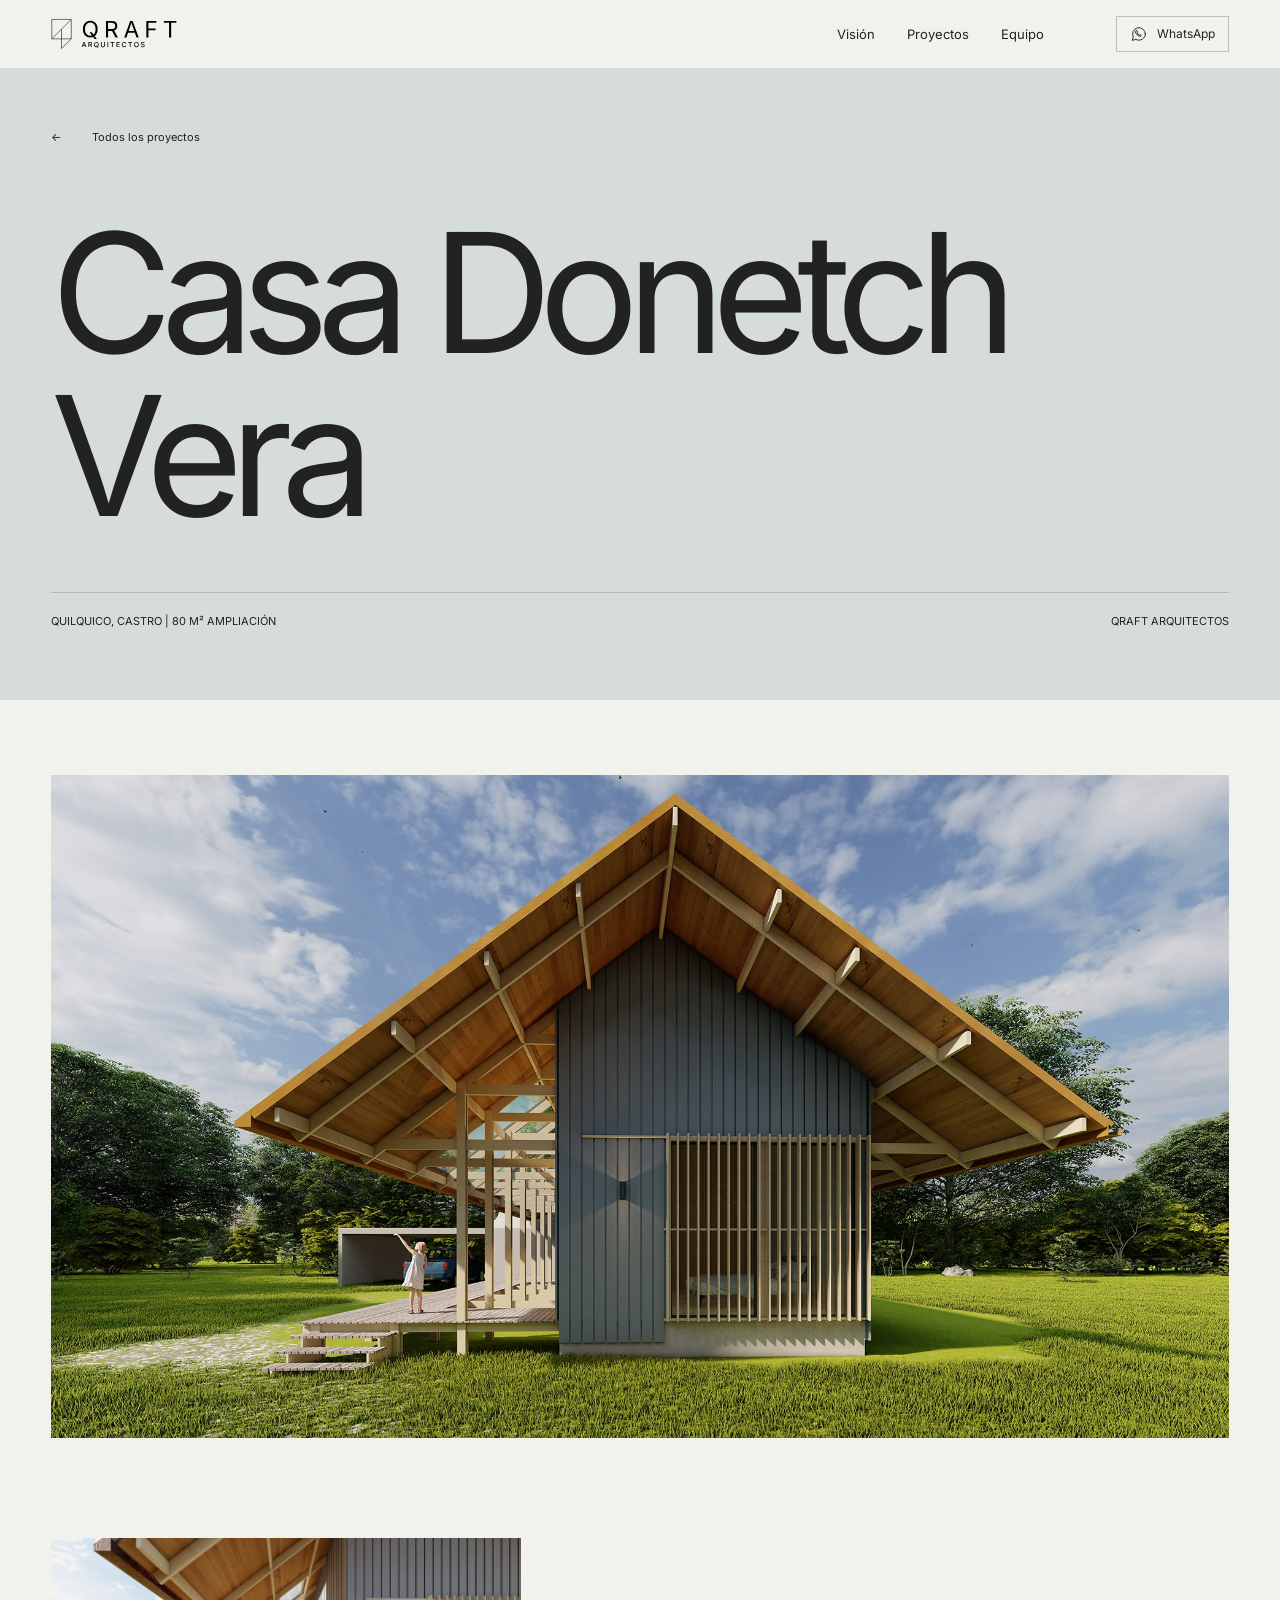
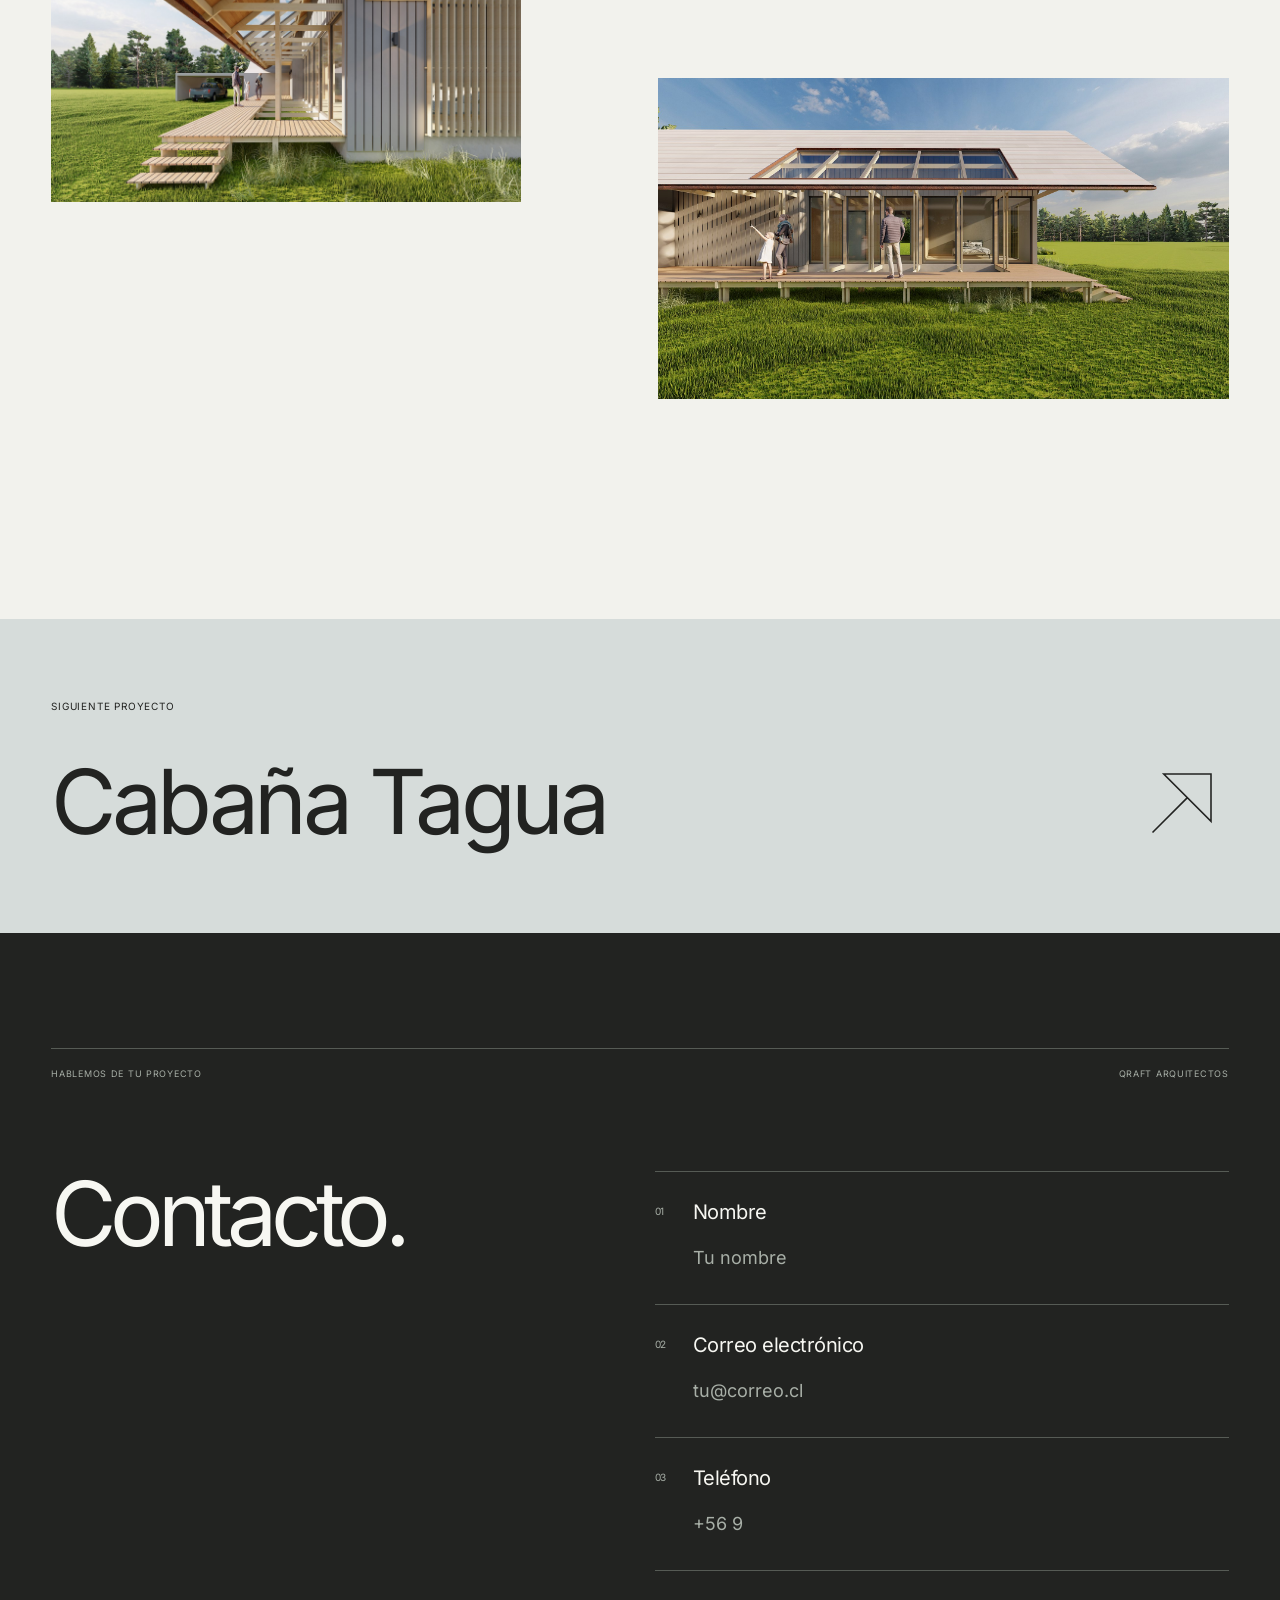
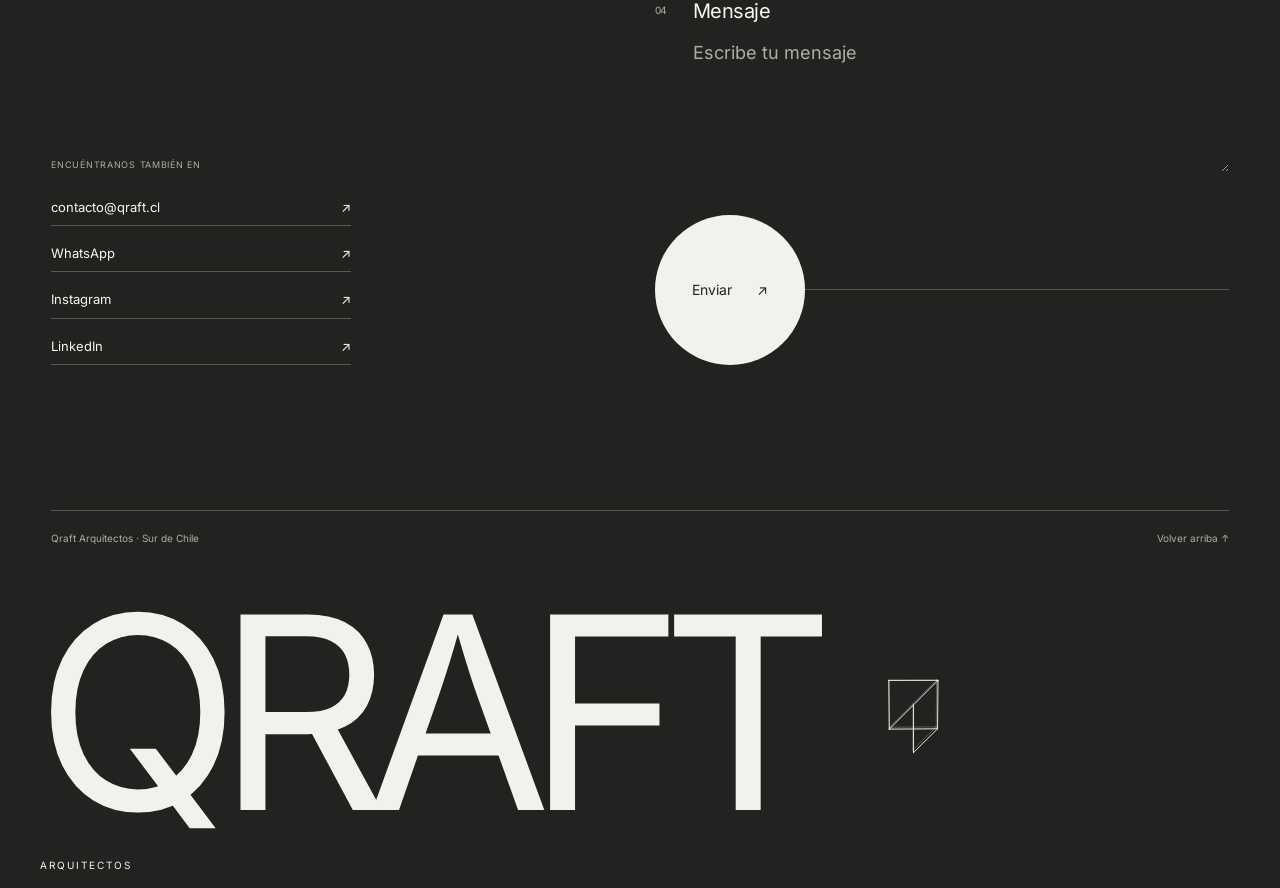
<file: casa-donetch-vera.html>
<!doctype html><html lang="es" id="top"><head><meta charset="utf-8"><meta name="viewport" content="width=device-width,initial-scale=1"><meta name="description" content="Qraft Arquitectos. Proyectos de arquitectura en el sur de Chile."><title>Casa Donetch Vera · Qraft Arquitectos</title><link rel="stylesheet" href="assets/css/base-9311d3bf59.css"><link rel="stylesheet" href="assets/css/layout-15d45d660e.css"><link rel="stylesheet" href="assets/css/contacto-383570dfff.css"><link rel="stylesheet" href="assets/css/header-0db5e87b37.css"><style>
/* Let the contact title leave the viewport with its own section. */
.contact h2{position:static;top:auto;align-self:start}
</style><style>
/* Smaller wordmark with a compact rotating companion. */
.footer-signature{display:flex;align-items:center;gap:clamp(20px,4vw,64px);padding-top:38px}
.footer-signature .footer-word{font-size:clamp(64px,21vw,340px);line-height:.96;padding-top:0;flex:0 1 auto;min-width:0}
.footer-signature .footer-word small{display:block;font-size:10px;letter-spacing:.2em;line-height:1.5;margin:16px 0 0 .45em}
.footer-mark{position:relative;display:block;flex:0 0 auto;width:clamp(72px,8vw,112px);height:clamp(72px,8vw,112px);padding:0;margin:0 0 24px;border:0;border-radius:0;background:none;color:inherit;cursor:pointer;isolation:isolate;-webkit-tap-highlight-color:transparent}
.footer-mark .living-symbol{display:block;width:100%;height:100%;overflow:visible;stroke-width:1.1;shape-rendering:geometricPrecision}
.footer-mark:focus-visible{outline:1px solid currentColor;outline-offset:5px}
.footer-mark .mark-control-hint{position:absolute;right:0;bottom:0;font:10px/1 Inter,sans-serif;opacity:0;transition:opacity .2s}
.footer-mark:hover .mark-control-hint,.footer-mark:focus-visible .mark-control-hint,.footer-mark.is-paused .mark-control-hint{opacity:.6}
@media(max-width:800px){.footer-signature{padding-top:28px;gap:20px}.footer-signature .footer-word{font-size:22vw}.footer-signature .footer-word small{font-size:8px;margin-top:12px}.footer-mark{width:56px;height:56px;margin-bottom:20px}.footer-mark .living-symbol{stroke-width:1.6}}
@media(prefers-reduced-motion:reduce){.footer-mark{cursor:default}.footer-mark .mark-control-hint{display:none}.footer-mark:disabled{opacity:1;color:inherit}}
</style></head><body class="project-page"><a class="skip" href="#main">Saltar al contenido</a><header class="header"><a class="brand" href="index.html" aria-label="Qraft Arquitectos · Inicio"><img src="assets/images/qraft-arquitectos-26c0fdaafe.svg" alt="Qraft Arquitectos" width="4000" height="1065"></a><button class="menu-button" type="button" aria-expanded="false" aria-controls="main-nav">Menú +</button><nav id="main-nav" aria-label="Navegación principal"><a href="index.html#vision">Visión</a><a href="index.html#proyectos">Proyectos</a><a href="index.html#equipo">Equipo</a><a class="nav-contact nav-whatsapp" href="https://wa.me/56998165445" aria-label="WhatsApp de Qraft Arquitectos"><svg viewBox="0 0 24 24" fill="none" stroke="currentColor" stroke-width="1.25" stroke-linecap="round" stroke-linejoin="round" aria-hidden="true" focusable="false"><path d="M20.5 11.7a8.5 8.5 0 0 1-12.6 7.5L3 20.5l1.3-4.8A8.5 8.5 0 1 1 20.5 11.7Z"/><path d="M8.2 7.5c-.5 0-1 .8-1 1.4 0 2.6 3.6 6.2 6.3 6.2.7 0 1.5-.6 1.7-1.2l-2-1.1-.8.8c-1.3-.5-2.6-1.8-3.1-3.1l.8-.8-1-2.2Z"/></svg><span>WhatsApp</span></a></nav></header><main id="main"><div class="project-head"><a class="back-link" href="index.html#proyectos">← <span>Todos los proyectos</span></a><h1>Casa Donetch Vera</h1><div class="project-details"><span>QUILQUICO, CASTRO | 80 m² AMPLIACIÓN</span><span>Qraft Arquitectos</span></div></div><div class="gallery-wrap"><div class="gallery"><figure><img src="assets/images/casa-donetch-vera-9c4133b149.jpg" alt="Casa Donetch Vera" width="1920" height="1080"></figure><figure><img src="assets/images/casa-donetch-vera-b66d68963f.jpg" alt="Casa Donetch Vera" loading="lazy" width="1920" height="1080"></figure><figure><img src="assets/images/casa-donetch-vera-a9ae5caa83.jpg" alt="Casa Donetch Vera" loading="lazy" width="1920" height="1080"></figure></div></div><section class="next-project"><p>Siguiente proyecto</p><a href="cabana-tagua.html">Cabaña Tagua<span aria-hidden="true"><svg viewBox="0 0 80 80" class="brand-arrow" fill="none" stroke="currentColor" stroke-width="1.4" stroke-linejoin="miter" aria-hidden="true" focusable="false"><path d="M22 16H64V58L22 16ZM43 37L12 68"/></svg></span></a></section><section class="contact" id="contacto"><div class="wrap"><div class="contact-top"><span>HABLEMOS DE TU PROYECTO</span><span>QRAFT ARQUITECTOS</span></div><div class="contact-grid"><h2>Contacto.</h2><form aria-label="Contacto"><label for="nombre"><span class="field-number" aria-hidden="true">01</span><span class="field-body">Nombre<input id="nombre" name="nombre" type="text" placeholder="Tu nombre" autocomplete="name" required></span></label><label for="email"><span class="field-number" aria-hidden="true">02</span><span class="field-body">Correo electrónico<input id="email" name="email" type="email" placeholder="tu@correo.cl" autocomplete="email" required></span></label><label for="telefono"><span class="field-number" aria-hidden="true">03</span><span class="field-body">Teléfono<input id="telefono" name="telefono" type="tel" placeholder="+56 9" autocomplete="tel"></span></label><label for="mensaje"><span class="field-number" aria-hidden="true">04</span><span class="field-body">Mensaje<textarea id="mensaje" name="mensaje" placeholder="Escribe tu mensaje" required></textarea></span></label><div class="action"><span class="send-rule" aria-hidden="true"></span><button type="submit"><span>Enviar</span><span aria-hidden="true">↗</span></button></div><p class="form-status" role="status"></p></form><aside class="contact-aside"><p class="aside-label">ENCUÉNTRANOS TAMBIÉN EN</p><nav class="channels" aria-label="Canales de contacto"><a href="mailto:contacto@qraft.cl">contacto@qraft.cl <span aria-hidden="true">↗</span></a><a href="https://wa.me/56998165445">WhatsApp <span aria-hidden="true">↗</span></a><a href="https://instagram.com/qraft_arquitectos/">Instagram <span aria-hidden="true">↗</span></a><a href="https://linkedin.com/in/qraftarquitectos/">LinkedIn <span aria-hidden="true">↗</span></a></nav></aside></div></div></section></main><footer class="footer" id="footer"><div class="footer-line"><span>Qraft Arquitectos · Sur de Chile</span><a href="#top">Volver arriba ↑</a></div><div class="footer-signature"><div class="footer-word" aria-hidden="true">QRAFT<small>ARQUITECTOS</small></div><button class="animated-mark footer-mark" type="button" aria-label="Pausar giro del símbolo de Qraft del footer" aria-pressed="false" title="Pausar giro"><svg class="living-symbol" viewBox="-60 -60 120 120" fill="none" stroke="currentColor" stroke-width="1.1" stroke-linecap="round" stroke-linejoin="round" aria-hidden="true" focusable="false"><path d="M-28 -42L28 -42"/><path d="M28 -42L28 14"/><path d="M28 14L-28 14"/><path d="M-28 14L-28 -42"/><path d="M-28 14L28 -42"/><path d="M0 -14L0 42"/><path d="M0 42L28 14"/></svg><span class="mark-control-hint" aria-hidden="true">Ⅱ</span></button></div></footer><script src="assets/js/sitio-3deddc04bc.js"></script><script src="assets/js/header-da12762636.js"></script><script>
(()=>{
 document.querySelectorAll('.animated-mark').forEach(mark=>{
 const suffix=mark.closest('footer')?' del footer':'';
 const svg=mark.querySelector('svg'),reduced=matchMedia('(prefers-reduced-motion: reduce)');
 const nodes=[[-28,-42],[28,-42],[28,14],[-28,14],[0,-14],[0,42]],edges=[[0,1],[1,2],[2,3],[3,0],[3,1],[4,5],[5,2]],ns='http://www.w3.org/2000/svg';
 const front=[...svg.querySelectorAll('path')];front.forEach(p=>p.classList.remove('morph-line'));
 function addPath(opacity){const p=document.createElementNS(ns,'path');p.setAttribute('opacity',opacity);svg.insertBefore(p,front[0]);return p}
 const back=edges.map(()=>addPath('.28')),rails=[0,1,2,3,5].map(()=>addPath('.32'));
 let elapsed=0,last=0,frame=0,visible=false,paused=false;
 function project([x,y],z,angle){const c=Math.cos(angle),s=Math.sin(angle),rx=x*c+z*s,rz=-x*s+z*c,tilt=-.13,ry=y*Math.cos(tilt)-rz*Math.sin(tilt),depth=y*Math.sin(tilt)+rz*Math.cos(tilt),scale=420/(420-depth);return [rx*scale,ry*scale]}
 function path(p,a,b){p.setAttribute('d',`M${a[0].toFixed(3)} ${a[1].toFixed(3)}L${b[0].toFixed(3)} ${b[1].toFixed(3)}`)}
 function draw(time){const angle=time/16000*Math.PI*2;
  if(reduced.matches){front.forEach((p,i)=>path(p,nodes[edges[i][0]],nodes[edges[i][1]]));back.concat(rails).forEach(p=>p.style.display='none');return}
  back.concat(rails).forEach(p=>p.style.display='');const f=nodes.map(n=>project(n,7,angle)),b=nodes.map(n=>project(n,-7,angle));
  edges.forEach(([a,z],i)=>{path(front[i],f[a],f[z]);path(back[i],b[a],b[z])});[0,1,2,3,5].forEach((n,i)=>path(rails[i],f[n],b[n]));
 }
 function run(now){if(!last)last=now;elapsed+=Math.min(64,now-last);last=now;draw(elapsed);frame=requestAnimationFrame(run)}
 function update(){cancelAnimationFrame(frame);frame=0;last=0;mark.disabled=reduced.matches;
  mark.classList.toggle('is-paused',paused);mark.setAttribute('aria-pressed',String(paused));mark.setAttribute('aria-label',reduced.matches?'Símbolo de Qraft, movimiento reducido':paused?'Reanudar giro del símbolo de Qraft'+suffix:'Pausar giro del símbolo de Qraft'+suffix);mark.title=paused?'Reanudar giro':'Pausar giro';mark.querySelector('.mark-control-hint').textContent=paused?'▷':'Ⅱ';draw(elapsed);
  if(visible&&!paused&&!document.hidden&&!reduced.matches)frame=requestAnimationFrame(run)
 }
 mark.addEventListener('click',()=>{paused=!paused;update()});new IntersectionObserver(es=>{visible=es[0].isIntersecting;update()},{threshold:.1}).observe(mark);document.addEventListener('visibilitychange',update);reduced.addEventListener('change',update);update();
 });
})();
</script></body></html>
</file>
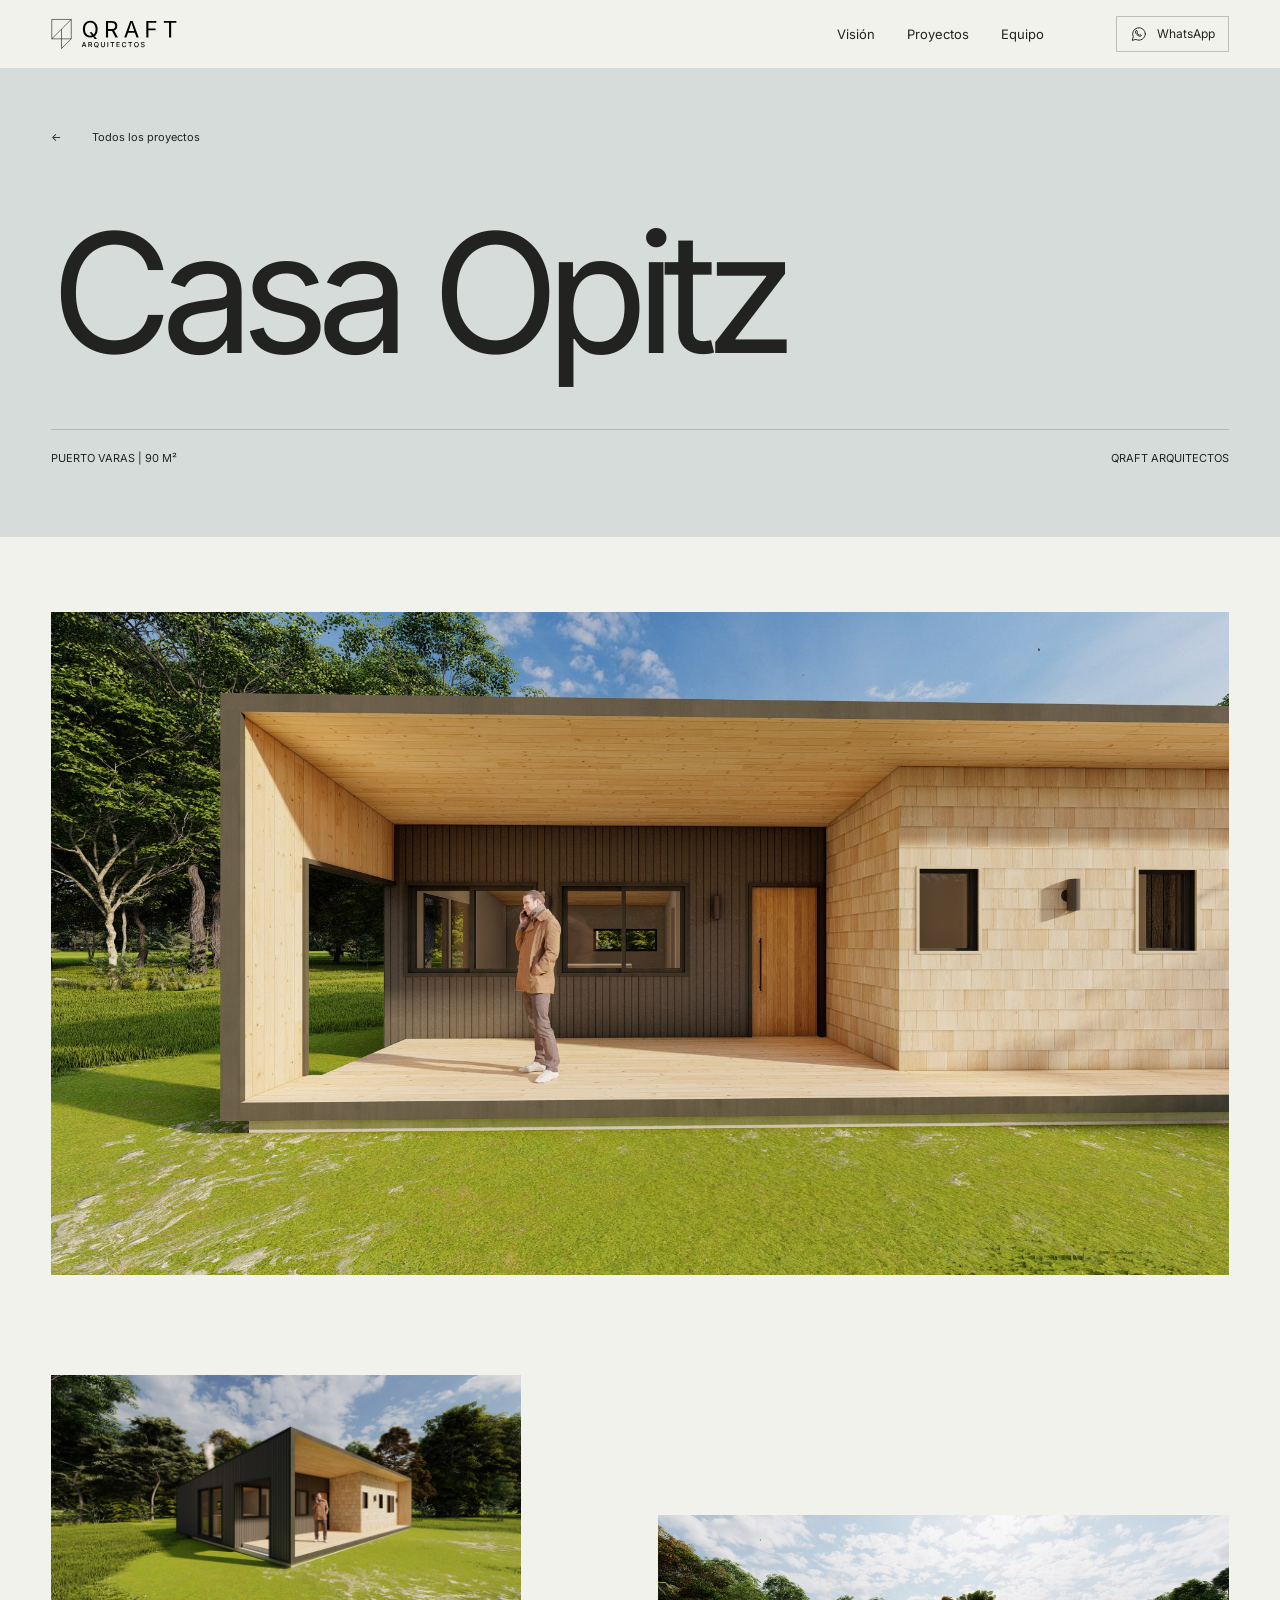
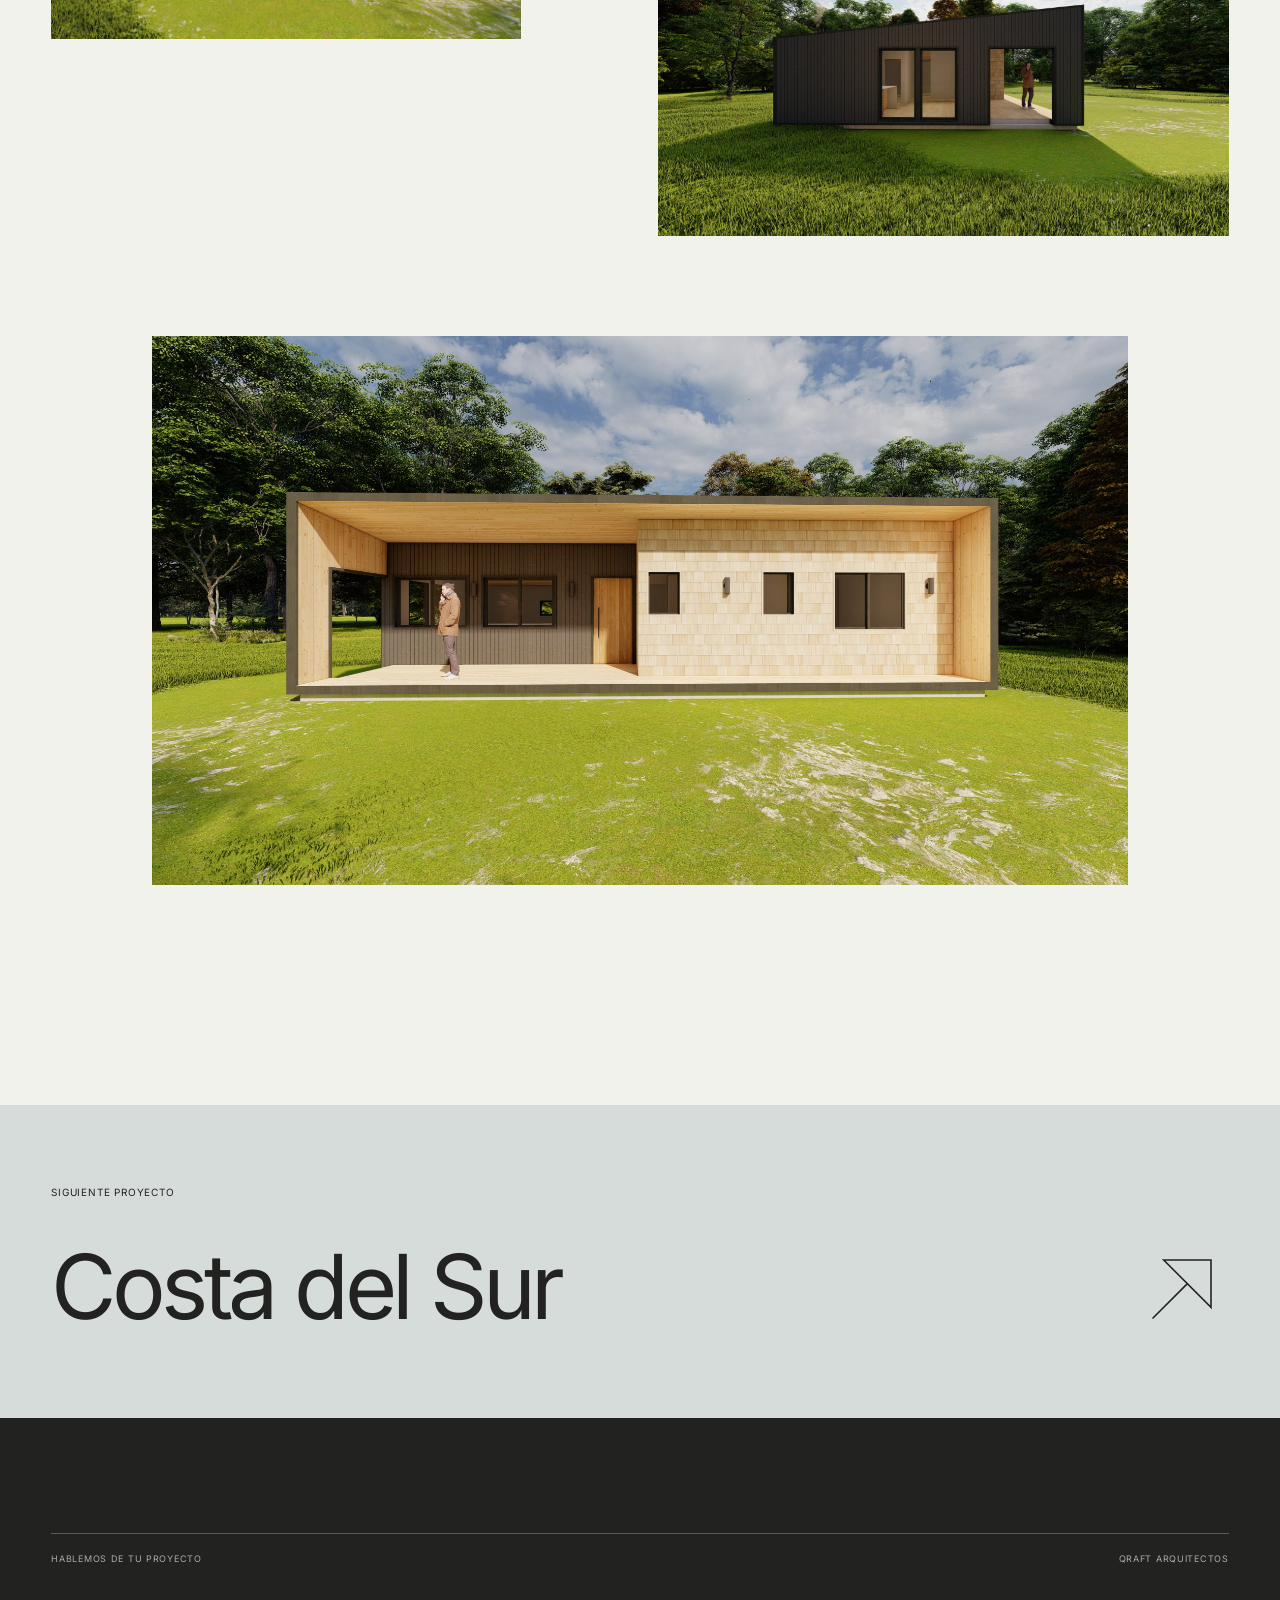
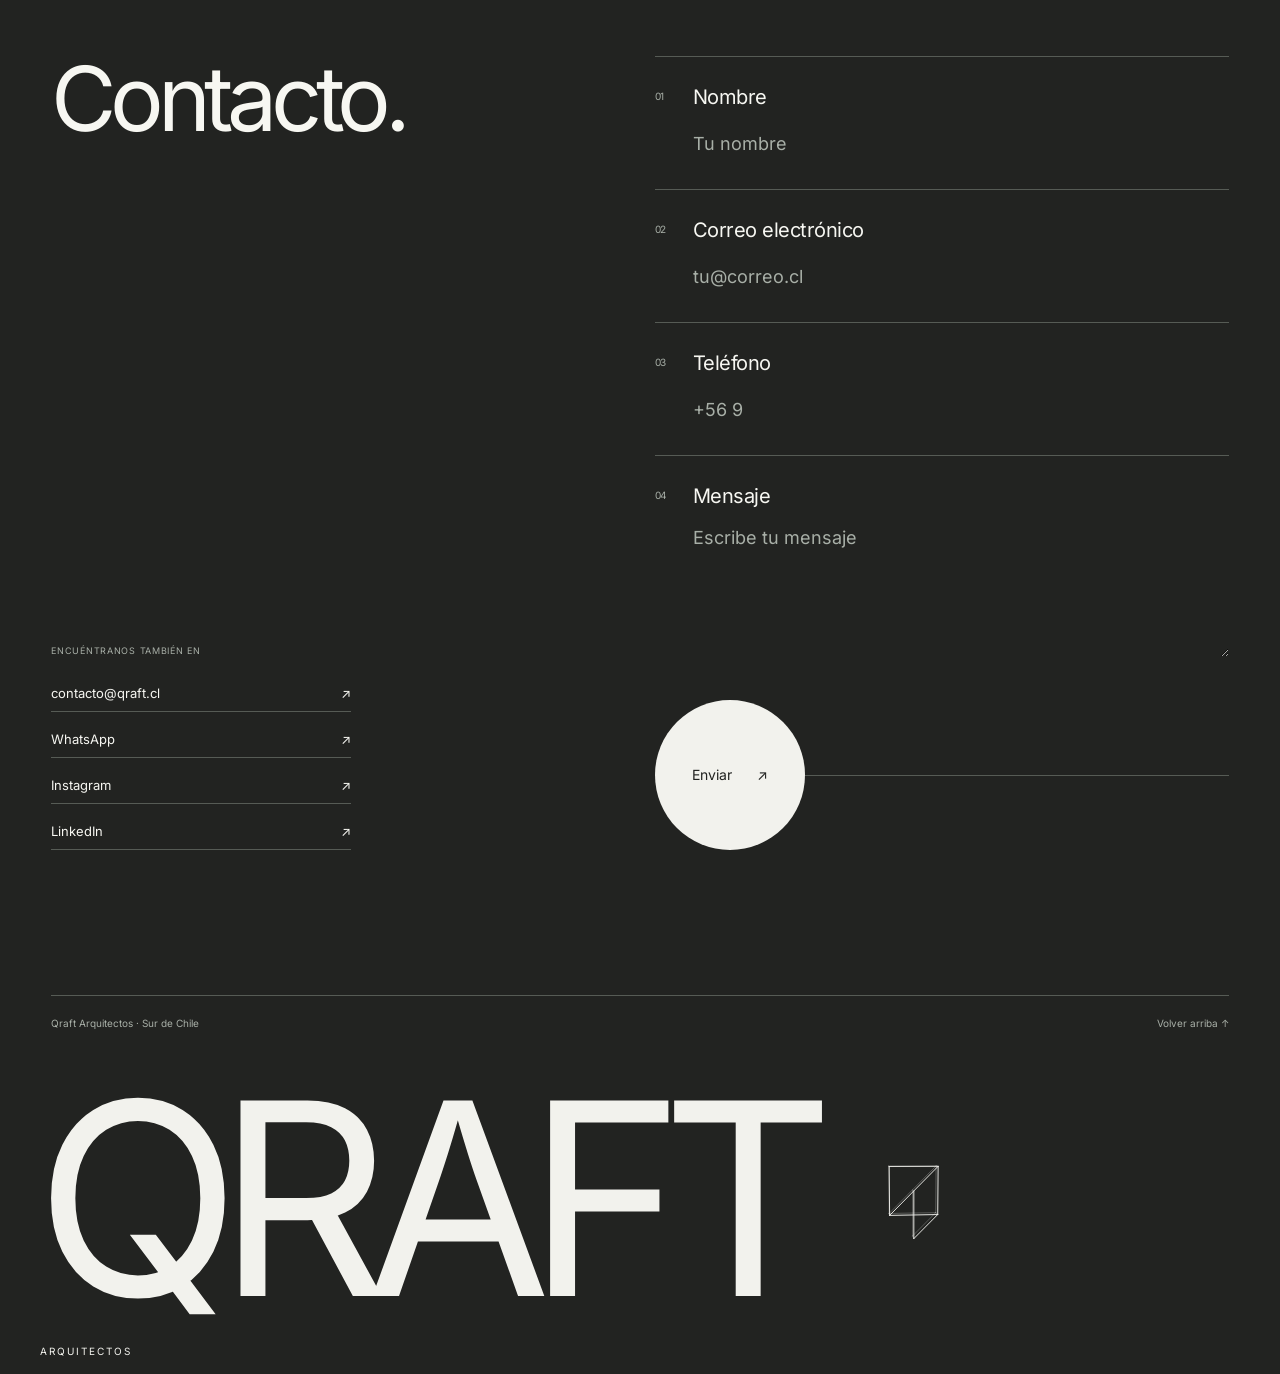
<file: casa-opitz.html>
<!doctype html><html lang="es" id="top"><head><meta charset="utf-8"><meta name="viewport" content="width=device-width,initial-scale=1"><meta name="description" content="Qraft Arquitectos. Proyectos de arquitectura en el sur de Chile."><title>Casa Opitz · Qraft Arquitectos</title><link rel="stylesheet" href="assets/css/base-9311d3bf59.css"><link rel="stylesheet" href="assets/css/layout-15d45d660e.css"><link rel="stylesheet" href="assets/css/contacto-383570dfff.css"><link rel="stylesheet" href="assets/css/header-0db5e87b37.css"><style>
/* Let the contact title leave the viewport with its own section. */
.contact h2{position:static;top:auto;align-self:start}
</style><style>
/* Smaller wordmark with a compact rotating companion. */
.footer-signature{display:flex;align-items:center;gap:clamp(20px,4vw,64px);padding-top:38px}
.footer-signature .footer-word{font-size:clamp(64px,21vw,340px);line-height:.96;padding-top:0;flex:0 1 auto;min-width:0}
.footer-signature .footer-word small{display:block;font-size:10px;letter-spacing:.2em;line-height:1.5;margin:16px 0 0 .45em}
.footer-mark{position:relative;display:block;flex:0 0 auto;width:clamp(72px,8vw,112px);height:clamp(72px,8vw,112px);padding:0;margin:0 0 24px;border:0;border-radius:0;background:none;color:inherit;cursor:pointer;isolation:isolate;-webkit-tap-highlight-color:transparent}
.footer-mark .living-symbol{display:block;width:100%;height:100%;overflow:visible;stroke-width:1.1;shape-rendering:geometricPrecision}
.footer-mark:focus-visible{outline:1px solid currentColor;outline-offset:5px}
.footer-mark .mark-control-hint{position:absolute;right:0;bottom:0;font:10px/1 Inter,sans-serif;opacity:0;transition:opacity .2s}
.footer-mark:hover .mark-control-hint,.footer-mark:focus-visible .mark-control-hint,.footer-mark.is-paused .mark-control-hint{opacity:.6}
@media(max-width:800px){.footer-signature{padding-top:28px;gap:20px}.footer-signature .footer-word{font-size:22vw}.footer-signature .footer-word small{font-size:8px;margin-top:12px}.footer-mark{width:56px;height:56px;margin-bottom:20px}.footer-mark .living-symbol{stroke-width:1.6}}
@media(prefers-reduced-motion:reduce){.footer-mark{cursor:default}.footer-mark .mark-control-hint{display:none}.footer-mark:disabled{opacity:1;color:inherit}}
</style></head><body class="project-page"><a class="skip" href="#main">Saltar al contenido</a><header class="header"><a class="brand" href="index.html" aria-label="Qraft Arquitectos · Inicio"><img src="assets/images/qraft-arquitectos-26c0fdaafe.svg" alt="Qraft Arquitectos" width="4000" height="1065"></a><button class="menu-button" type="button" aria-expanded="false" aria-controls="main-nav">Menú +</button><nav id="main-nav" aria-label="Navegación principal"><a href="index.html#vision">Visión</a><a href="index.html#proyectos">Proyectos</a><a href="index.html#equipo">Equipo</a><a class="nav-contact nav-whatsapp" href="https://wa.me/56998165445" aria-label="WhatsApp de Qraft Arquitectos"><svg viewBox="0 0 24 24" fill="none" stroke="currentColor" stroke-width="1.25" stroke-linecap="round" stroke-linejoin="round" aria-hidden="true" focusable="false"><path d="M20.5 11.7a8.5 8.5 0 0 1-12.6 7.5L3 20.5l1.3-4.8A8.5 8.5 0 1 1 20.5 11.7Z"/><path d="M8.2 7.5c-.5 0-1 .8-1 1.4 0 2.6 3.6 6.2 6.3 6.2.7 0 1.5-.6 1.7-1.2l-2-1.1-.8.8c-1.3-.5-2.6-1.8-3.1-3.1l.8-.8-1-2.2Z"/></svg><span>WhatsApp</span></a></nav></header><main id="main"><div class="project-head"><a class="back-link" href="index.html#proyectos">← <span>Todos los proyectos</span></a><h1>Casa Opitz</h1><div class="project-details"><span>PUERTO VARAS | 90 m²</span><span>Qraft Arquitectos</span></div></div><div class="gallery-wrap"><div class="gallery"><figure><img src="assets/images/casa-opitz-41ae40932e.jpg" alt="Casa Opitz" width="1920" height="1080"></figure><figure><img src="assets/images/casa-opitz-3f96c366be.jpg" alt="Casa Opitz" loading="lazy" width="1920" height="1080"></figure><figure><img src="assets/images/casa-opitz-c7f000eda2.jpg" alt="Casa Opitz" loading="lazy" width="1920" height="1080"></figure><figure><img src="assets/images/casa-opitz-7cf9aff50b.jpg" alt="Casa Opitz" loading="lazy" width="1920" height="1080"></figure></div></div><section class="next-project"><p>Siguiente proyecto</p><a href="costa-del-sur.html">Costa del Sur<span aria-hidden="true"><svg viewBox="0 0 80 80" class="brand-arrow" fill="none" stroke="currentColor" stroke-width="1.4" stroke-linejoin="miter" aria-hidden="true" focusable="false"><path d="M22 16H64V58L22 16ZM43 37L12 68"/></svg></span></a></section><section class="contact" id="contacto"><div class="wrap"><div class="contact-top"><span>HABLEMOS DE TU PROYECTO</span><span>QRAFT ARQUITECTOS</span></div><div class="contact-grid"><h2>Contacto.</h2><form aria-label="Contacto"><label for="nombre"><span class="field-number" aria-hidden="true">01</span><span class="field-body">Nombre<input id="nombre" name="nombre" type="text" placeholder="Tu nombre" autocomplete="name" required></span></label><label for="email"><span class="field-number" aria-hidden="true">02</span><span class="field-body">Correo electrónico<input id="email" name="email" type="email" placeholder="tu@correo.cl" autocomplete="email" required></span></label><label for="telefono"><span class="field-number" aria-hidden="true">03</span><span class="field-body">Teléfono<input id="telefono" name="telefono" type="tel" placeholder="+56 9" autocomplete="tel"></span></label><label for="mensaje"><span class="field-number" aria-hidden="true">04</span><span class="field-body">Mensaje<textarea id="mensaje" name="mensaje" placeholder="Escribe tu mensaje" required></textarea></span></label><div class="action"><span class="send-rule" aria-hidden="true"></span><button type="submit"><span>Enviar</span><span aria-hidden="true">↗</span></button></div><p class="form-status" role="status"></p></form><aside class="contact-aside"><p class="aside-label">ENCUÉNTRANOS TAMBIÉN EN</p><nav class="channels" aria-label="Canales de contacto"><a href="mailto:contacto@qraft.cl">contacto@qraft.cl <span aria-hidden="true">↗</span></a><a href="https://wa.me/56998165445">WhatsApp <span aria-hidden="true">↗</span></a><a href="https://instagram.com/qraft_arquitectos/">Instagram <span aria-hidden="true">↗</span></a><a href="https://linkedin.com/in/qraftarquitectos/">LinkedIn <span aria-hidden="true">↗</span></a></nav></aside></div></div></section></main><footer class="footer" id="footer"><div class="footer-line"><span>Qraft Arquitectos · Sur de Chile</span><a href="#top">Volver arriba ↑</a></div><div class="footer-signature"><div class="footer-word" aria-hidden="true">QRAFT<small>ARQUITECTOS</small></div><button class="animated-mark footer-mark" type="button" aria-label="Pausar giro del símbolo de Qraft del footer" aria-pressed="false" title="Pausar giro"><svg class="living-symbol" viewBox="-60 -60 120 120" fill="none" stroke="currentColor" stroke-width="1.1" stroke-linecap="round" stroke-linejoin="round" aria-hidden="true" focusable="false"><path d="M-28 -42L28 -42"/><path d="M28 -42L28 14"/><path d="M28 14L-28 14"/><path d="M-28 14L-28 -42"/><path d="M-28 14L28 -42"/><path d="M0 -14L0 42"/><path d="M0 42L28 14"/></svg><span class="mark-control-hint" aria-hidden="true">Ⅱ</span></button></div></footer><script src="assets/js/sitio-3deddc04bc.js"></script><script src="assets/js/header-da12762636.js"></script><script>
(()=>{
 document.querySelectorAll('.animated-mark').forEach(mark=>{
 const suffix=mark.closest('footer')?' del footer':'';
 const svg=mark.querySelector('svg'),reduced=matchMedia('(prefers-reduced-motion: reduce)');
 const nodes=[[-28,-42],[28,-42],[28,14],[-28,14],[0,-14],[0,42]],edges=[[0,1],[1,2],[2,3],[3,0],[3,1],[4,5],[5,2]],ns='http://www.w3.org/2000/svg';
 const front=[...svg.querySelectorAll('path')];front.forEach(p=>p.classList.remove('morph-line'));
 function addPath(opacity){const p=document.createElementNS(ns,'path');p.setAttribute('opacity',opacity);svg.insertBefore(p,front[0]);return p}
 const back=edges.map(()=>addPath('.28')),rails=[0,1,2,3,5].map(()=>addPath('.32'));
 let elapsed=0,last=0,frame=0,visible=false,paused=false;
 function project([x,y],z,angle){const c=Math.cos(angle),s=Math.sin(angle),rx=x*c+z*s,rz=-x*s+z*c,tilt=-.13,ry=y*Math.cos(tilt)-rz*Math.sin(tilt),depth=y*Math.sin(tilt)+rz*Math.cos(tilt),scale=420/(420-depth);return [rx*scale,ry*scale]}
 function path(p,a,b){p.setAttribute('d',`M${a[0].toFixed(3)} ${a[1].toFixed(3)}L${b[0].toFixed(3)} ${b[1].toFixed(3)}`)}
 function draw(time){const angle=time/16000*Math.PI*2;
  if(reduced.matches){front.forEach((p,i)=>path(p,nodes[edges[i][0]],nodes[edges[i][1]]));back.concat(rails).forEach(p=>p.style.display='none');return}
  back.concat(rails).forEach(p=>p.style.display='');const f=nodes.map(n=>project(n,7,angle)),b=nodes.map(n=>project(n,-7,angle));
  edges.forEach(([a,z],i)=>{path(front[i],f[a],f[z]);path(back[i],b[a],b[z])});[0,1,2,3,5].forEach((n,i)=>path(rails[i],f[n],b[n]));
 }
 function run(now){if(!last)last=now;elapsed+=Math.min(64,now-last);last=now;draw(elapsed);frame=requestAnimationFrame(run)}
 function update(){cancelAnimationFrame(frame);frame=0;last=0;mark.disabled=reduced.matches;
  mark.classList.toggle('is-paused',paused);mark.setAttribute('aria-pressed',String(paused));mark.setAttribute('aria-label',reduced.matches?'Símbolo de Qraft, movimiento reducido':paused?'Reanudar giro del símbolo de Qraft'+suffix:'Pausar giro del símbolo de Qraft'+suffix);mark.title=paused?'Reanudar giro':'Pausar giro';mark.querySelector('.mark-control-hint').textContent=paused?'▷':'Ⅱ';draw(elapsed);
  if(visible&&!paused&&!document.hidden&&!reduced.matches)frame=requestAnimationFrame(run)
 }
 mark.addEventListener('click',()=>{paused=!paused;update()});new IntersectionObserver(es=>{visible=es[0].isIntersecting;update()},{threshold:.1}).observe(mark);document.addEventListener('visibilitychange',update);reduced.addEventListener('change',update);update();
 });
})();
</script></body></html>
</file>
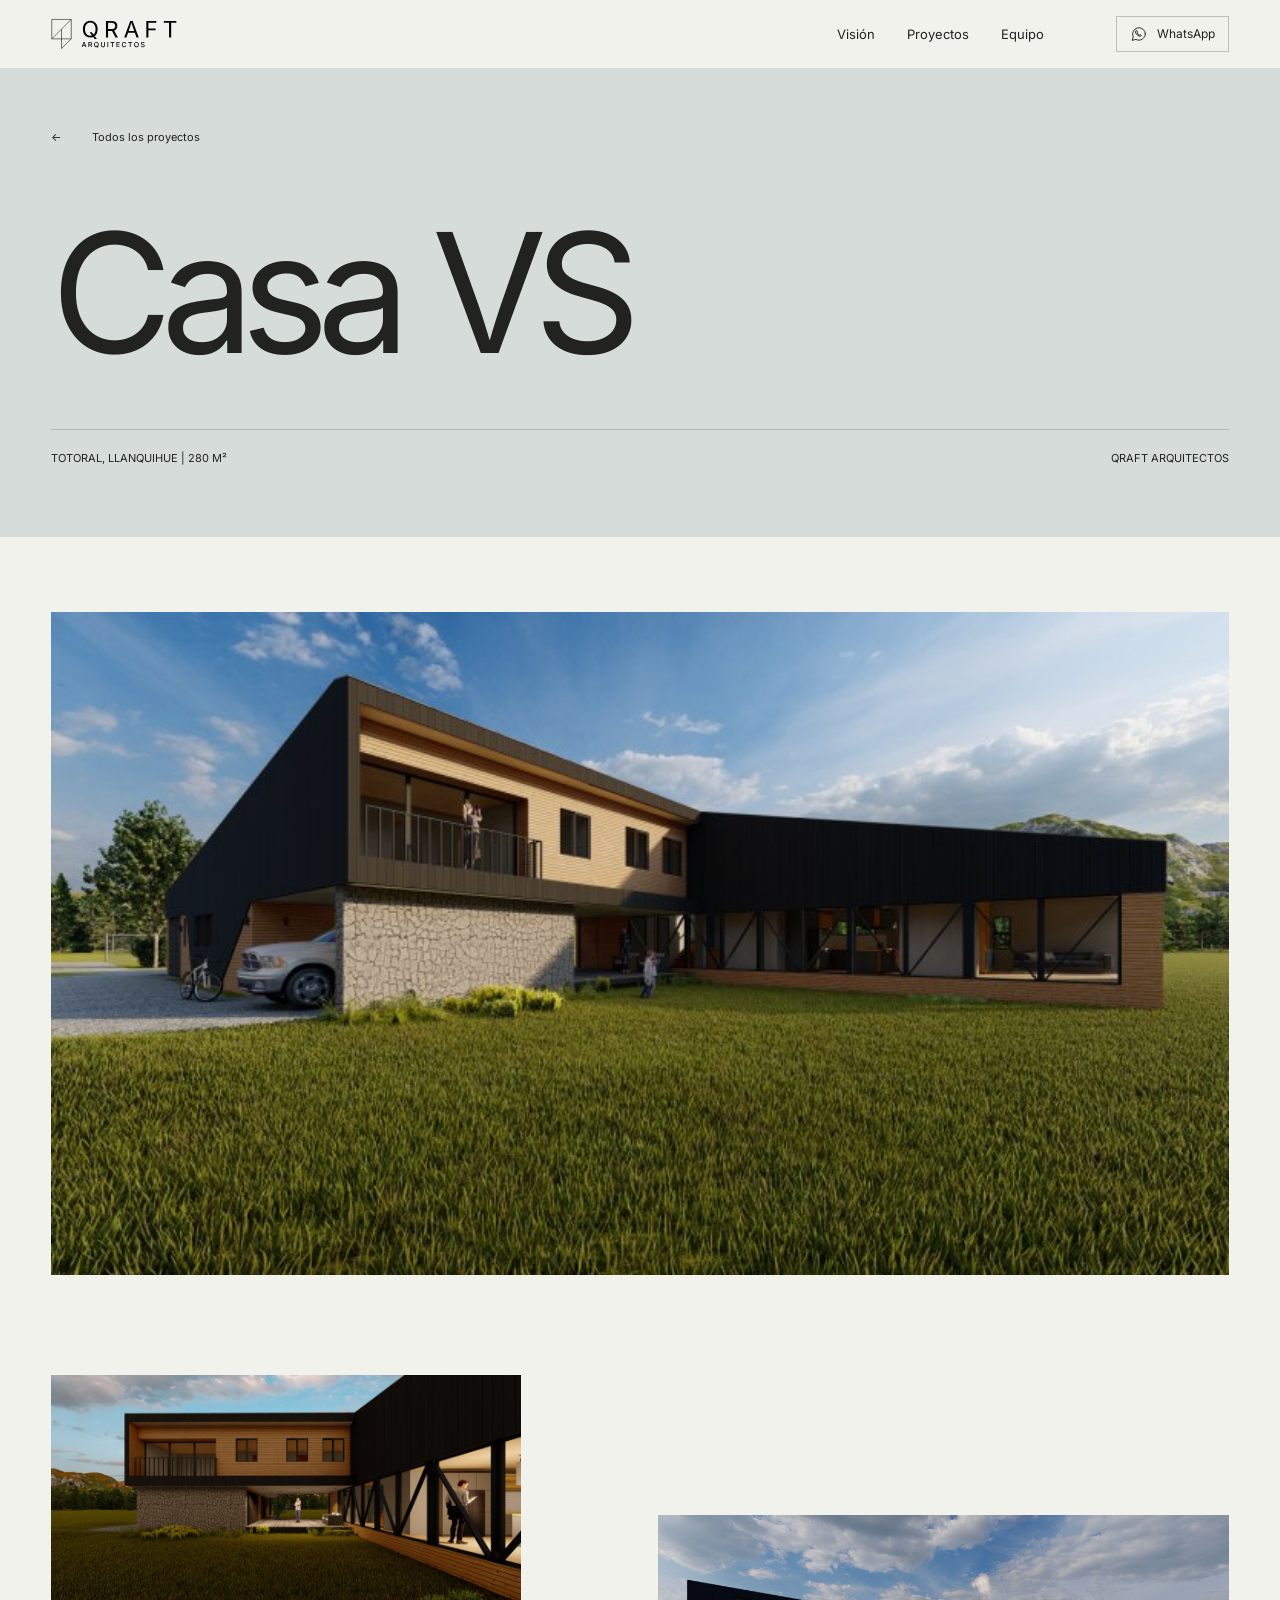
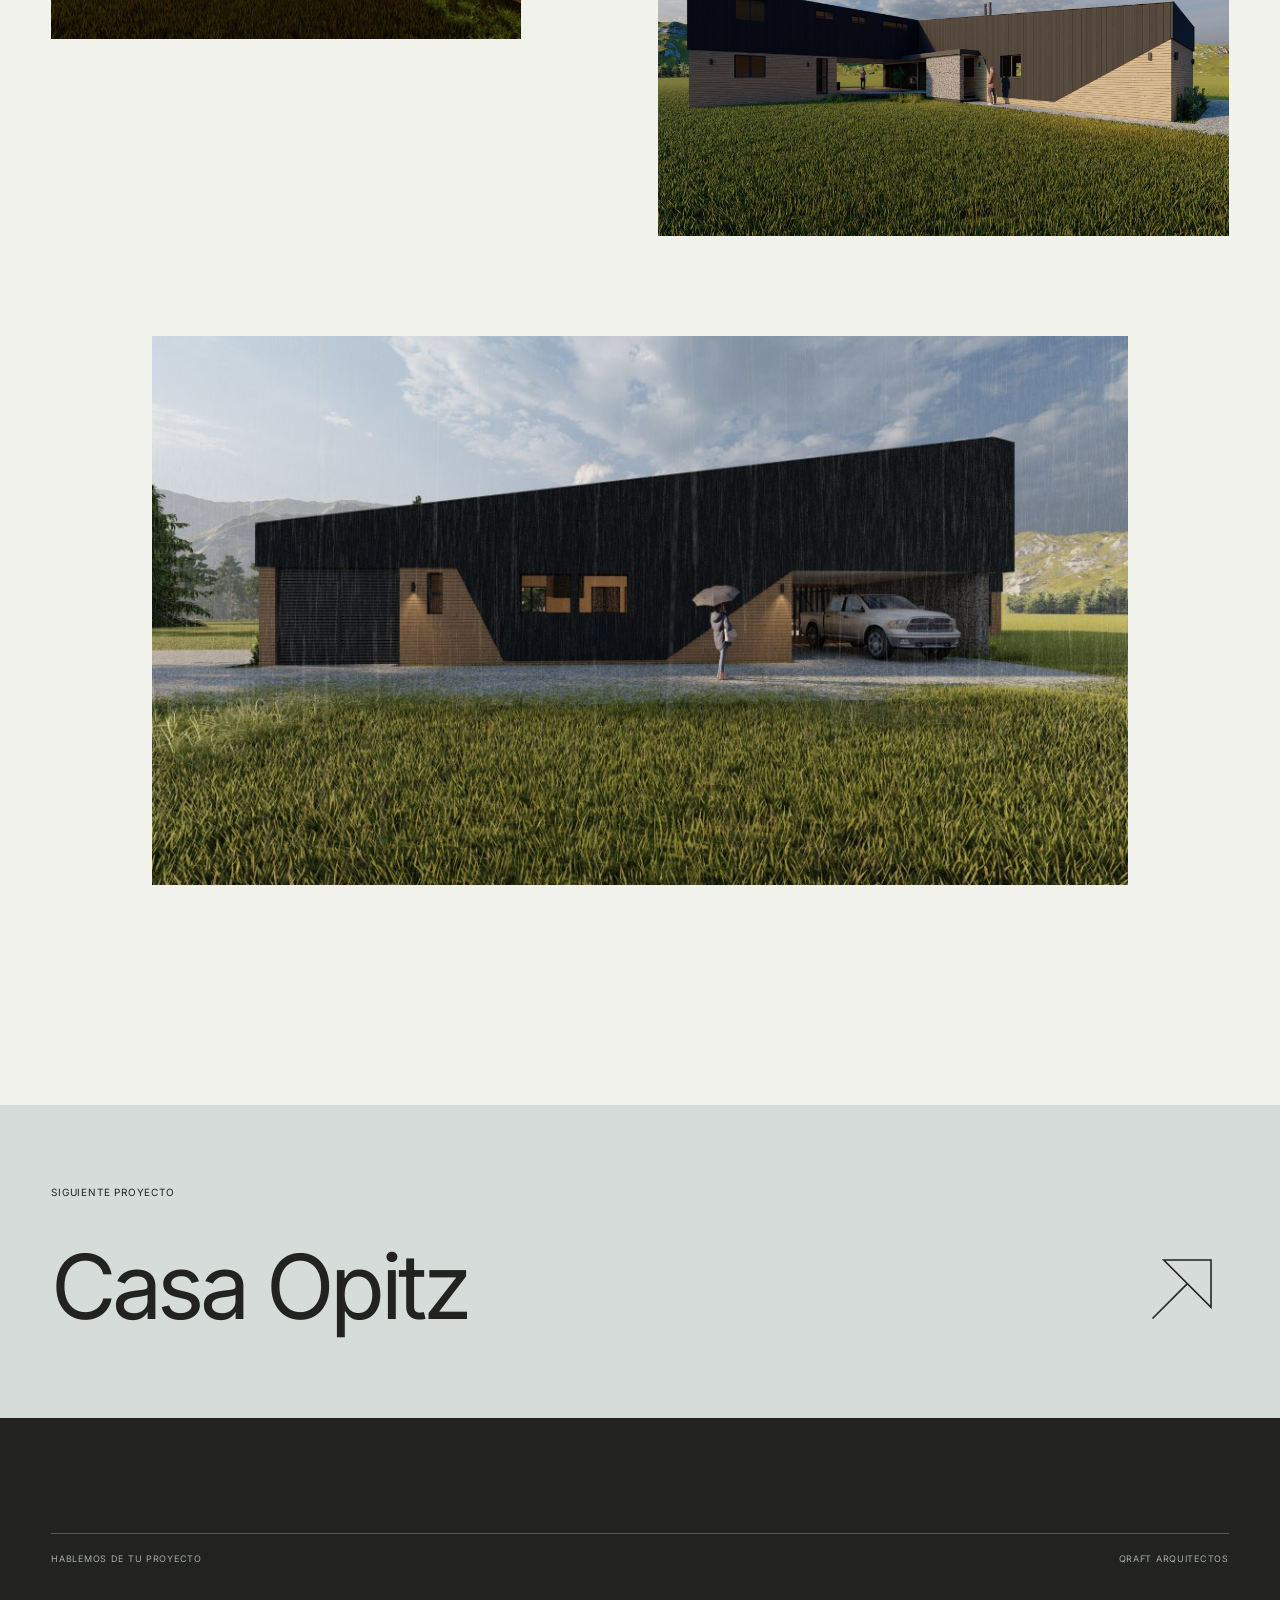
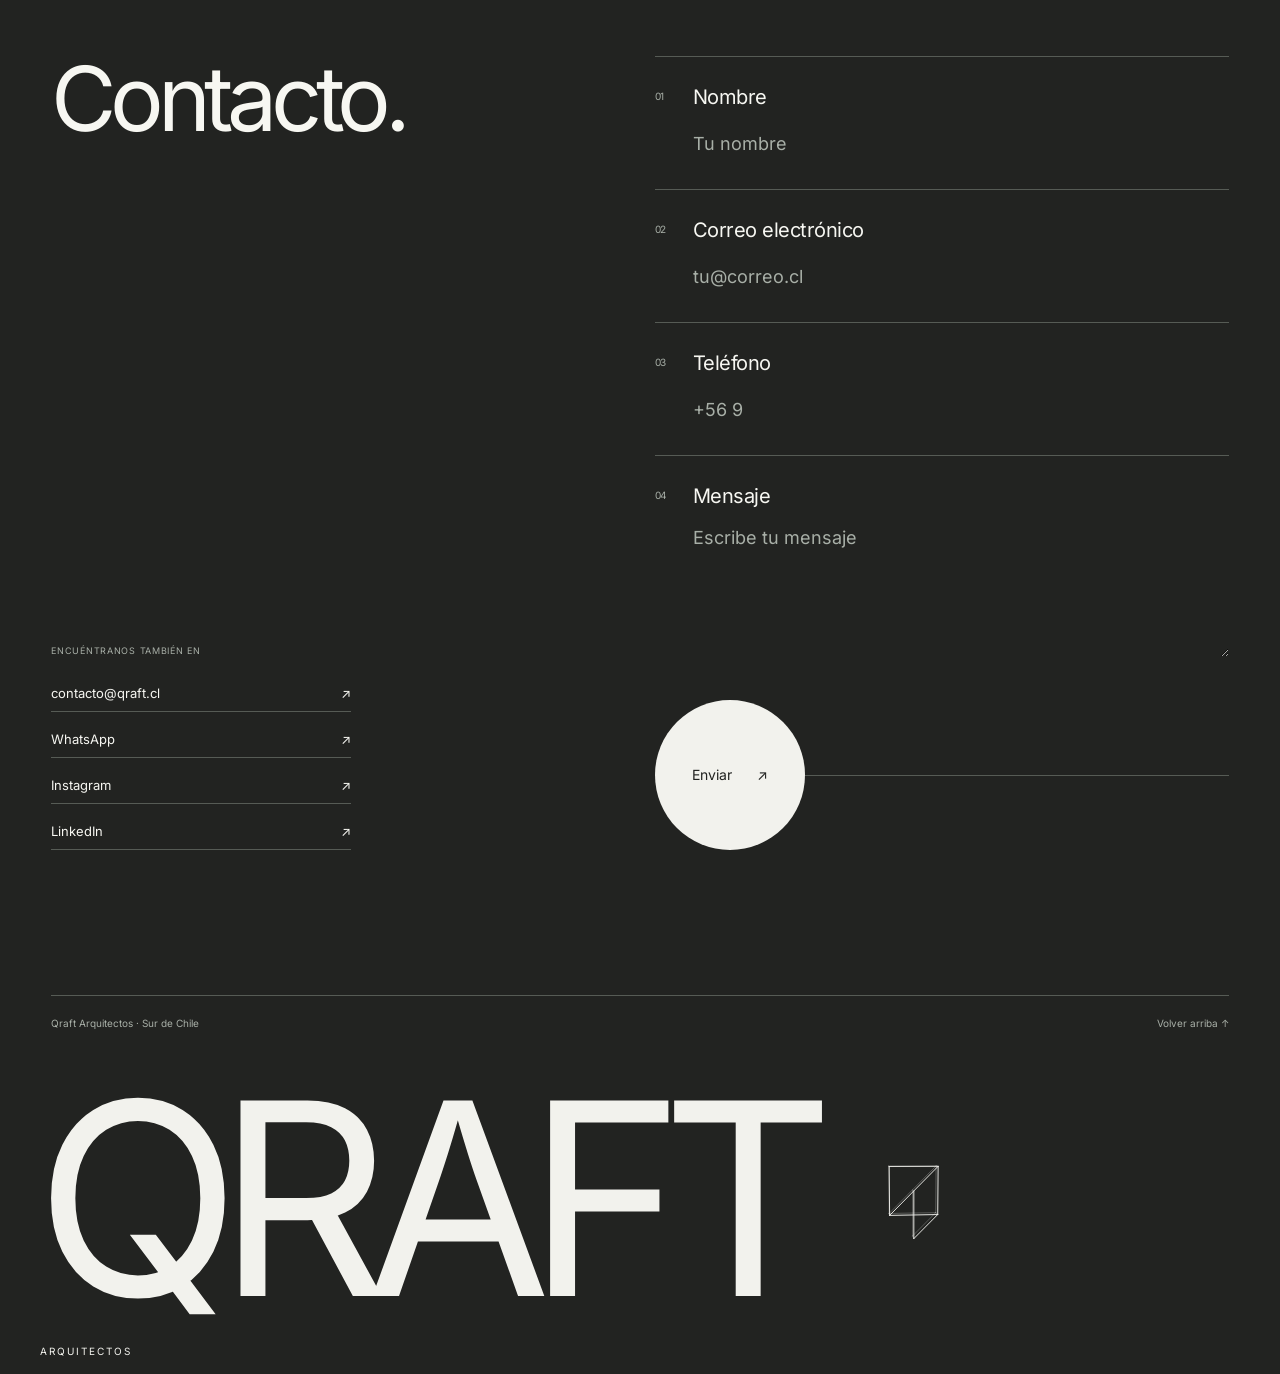
<file: casa-vs.html>
<!doctype html><html lang="es" id="top"><head><meta charset="utf-8"><meta name="viewport" content="width=device-width,initial-scale=1"><meta name="description" content="Qraft Arquitectos. Proyectos de arquitectura en el sur de Chile."><title>Casa VS · Qraft Arquitectos</title><link rel="stylesheet" href="assets/css/base-9311d3bf59.css"><link rel="stylesheet" href="assets/css/layout-15d45d660e.css"><link rel="stylesheet" href="assets/css/contacto-383570dfff.css"><link rel="stylesheet" href="assets/css/header-0db5e87b37.css"><style>
/* Let the contact title leave the viewport with its own section. */
.contact h2{position:static;top:auto;align-self:start}
</style><style>
/* Smaller wordmark with a compact rotating companion. */
.footer-signature{display:flex;align-items:center;gap:clamp(20px,4vw,64px);padding-top:38px}
.footer-signature .footer-word{font-size:clamp(64px,21vw,340px);line-height:.96;padding-top:0;flex:0 1 auto;min-width:0}
.footer-signature .footer-word small{display:block;font-size:10px;letter-spacing:.2em;line-height:1.5;margin:16px 0 0 .45em}
.footer-mark{position:relative;display:block;flex:0 0 auto;width:clamp(72px,8vw,112px);height:clamp(72px,8vw,112px);padding:0;margin:0 0 24px;border:0;border-radius:0;background:none;color:inherit;cursor:pointer;isolation:isolate;-webkit-tap-highlight-color:transparent}
.footer-mark .living-symbol{display:block;width:100%;height:100%;overflow:visible;stroke-width:1.1;shape-rendering:geometricPrecision}
.footer-mark:focus-visible{outline:1px solid currentColor;outline-offset:5px}
.footer-mark .mark-control-hint{position:absolute;right:0;bottom:0;font:10px/1 Inter,sans-serif;opacity:0;transition:opacity .2s}
.footer-mark:hover .mark-control-hint,.footer-mark:focus-visible .mark-control-hint,.footer-mark.is-paused .mark-control-hint{opacity:.6}
@media(max-width:800px){.footer-signature{padding-top:28px;gap:20px}.footer-signature .footer-word{font-size:22vw}.footer-signature .footer-word small{font-size:8px;margin-top:12px}.footer-mark{width:56px;height:56px;margin-bottom:20px}.footer-mark .living-symbol{stroke-width:1.6}}
@media(prefers-reduced-motion:reduce){.footer-mark{cursor:default}.footer-mark .mark-control-hint{display:none}.footer-mark:disabled{opacity:1;color:inherit}}
</style></head><body class="project-page"><a class="skip" href="#main">Saltar al contenido</a><header class="header"><a class="brand" href="index.html" aria-label="Qraft Arquitectos · Inicio"><img src="assets/images/qraft-arquitectos-26c0fdaafe.svg" alt="Qraft Arquitectos" width="4000" height="1065"></a><button class="menu-button" type="button" aria-expanded="false" aria-controls="main-nav">Menú +</button><nav id="main-nav" aria-label="Navegación principal"><a href="index.html#vision">Visión</a><a href="index.html#proyectos">Proyectos</a><a href="index.html#equipo">Equipo</a><a class="nav-contact nav-whatsapp" href="https://wa.me/56998165445" aria-label="WhatsApp de Qraft Arquitectos"><svg viewBox="0 0 24 24" fill="none" stroke="currentColor" stroke-width="1.25" stroke-linecap="round" stroke-linejoin="round" aria-hidden="true" focusable="false"><path d="M20.5 11.7a8.5 8.5 0 0 1-12.6 7.5L3 20.5l1.3-4.8A8.5 8.5 0 1 1 20.5 11.7Z"/><path d="M8.2 7.5c-.5 0-1 .8-1 1.4 0 2.6 3.6 6.2 6.3 6.2.7 0 1.5-.6 1.7-1.2l-2-1.1-.8.8c-1.3-.5-2.6-1.8-3.1-3.1l.8-.8-1-2.2Z"/></svg><span>WhatsApp</span></a></nav></header><main id="main"><div class="project-head"><a class="back-link" href="index.html#proyectos">← <span>Todos los proyectos</span></a><h1>Casa VS</h1><div class="project-details"><span>TOTORAL, LLANQUIHUE | 280 m²</span><span>Qraft Arquitectos</span></div></div><div class="gallery-wrap"><div class="gallery"><figure><img src="assets/images/casa-vs-36f77c2107.jpg" alt="Casa VS" width="768" height="432"></figure><figure><img src="assets/images/casa-vs-21224c78d9.jpg" alt="Casa VS" loading="lazy" width="1024" height="576"></figure><figure><img src="assets/images/casa-vs-2095f42275.jpg" alt="Casa VS" loading="lazy" width="1024" height="576"></figure><figure><img src="assets/images/casa-vs-3e7cfe3ee8.jpg" alt="Casa VS" loading="lazy" width="1024" height="576"></figure></div></div><section class="next-project"><p>Siguiente proyecto</p><a href="casa-opitz.html">Casa Opitz<span aria-hidden="true"><svg viewBox="0 0 80 80" class="brand-arrow" fill="none" stroke="currentColor" stroke-width="1.4" stroke-linejoin="miter" aria-hidden="true" focusable="false"><path d="M22 16H64V58L22 16ZM43 37L12 68"/></svg></span></a></section><section class="contact" id="contacto"><div class="wrap"><div class="contact-top"><span>HABLEMOS DE TU PROYECTO</span><span>QRAFT ARQUITECTOS</span></div><div class="contact-grid"><h2>Contacto.</h2><form aria-label="Contacto"><label for="nombre"><span class="field-number" aria-hidden="true">01</span><span class="field-body">Nombre<input id="nombre" name="nombre" type="text" placeholder="Tu nombre" autocomplete="name" required></span></label><label for="email"><span class="field-number" aria-hidden="true">02</span><span class="field-body">Correo electrónico<input id="email" name="email" type="email" placeholder="tu@correo.cl" autocomplete="email" required></span></label><label for="telefono"><span class="field-number" aria-hidden="true">03</span><span class="field-body">Teléfono<input id="telefono" name="telefono" type="tel" placeholder="+56 9" autocomplete="tel"></span></label><label for="mensaje"><span class="field-number" aria-hidden="true">04</span><span class="field-body">Mensaje<textarea id="mensaje" name="mensaje" placeholder="Escribe tu mensaje" required></textarea></span></label><div class="action"><span class="send-rule" aria-hidden="true"></span><button type="submit"><span>Enviar</span><span aria-hidden="true">↗</span></button></div><p class="form-status" role="status"></p></form><aside class="contact-aside"><p class="aside-label">ENCUÉNTRANOS TAMBIÉN EN</p><nav class="channels" aria-label="Canales de contacto"><a href="mailto:contacto@qraft.cl">contacto@qraft.cl <span aria-hidden="true">↗</span></a><a href="https://wa.me/56998165445">WhatsApp <span aria-hidden="true">↗</span></a><a href="https://instagram.com/qraft_arquitectos/">Instagram <span aria-hidden="true">↗</span></a><a href="https://linkedin.com/in/qraftarquitectos/">LinkedIn <span aria-hidden="true">↗</span></a></nav></aside></div></div></section></main><footer class="footer" id="footer"><div class="footer-line"><span>Qraft Arquitectos · Sur de Chile</span><a href="#top">Volver arriba ↑</a></div><div class="footer-signature"><div class="footer-word" aria-hidden="true">QRAFT<small>ARQUITECTOS</small></div><button class="animated-mark footer-mark" type="button" aria-label="Pausar giro del símbolo de Qraft del footer" aria-pressed="false" title="Pausar giro"><svg class="living-symbol" viewBox="-60 -60 120 120" fill="none" stroke="currentColor" stroke-width="1.1" stroke-linecap="round" stroke-linejoin="round" aria-hidden="true" focusable="false"><path d="M-28 -42L28 -42"/><path d="M28 -42L28 14"/><path d="M28 14L-28 14"/><path d="M-28 14L-28 -42"/><path d="M-28 14L28 -42"/><path d="M0 -14L0 42"/><path d="M0 42L28 14"/></svg><span class="mark-control-hint" aria-hidden="true">Ⅱ</span></button></div></footer><script src="assets/js/sitio-3deddc04bc.js"></script><script src="assets/js/header-da12762636.js"></script><script>
(()=>{
 document.querySelectorAll('.animated-mark').forEach(mark=>{
 const suffix=mark.closest('footer')?' del footer':'';
 const svg=mark.querySelector('svg'),reduced=matchMedia('(prefers-reduced-motion: reduce)');
 const nodes=[[-28,-42],[28,-42],[28,14],[-28,14],[0,-14],[0,42]],edges=[[0,1],[1,2],[2,3],[3,0],[3,1],[4,5],[5,2]],ns='http://www.w3.org/2000/svg';
 const front=[...svg.querySelectorAll('path')];front.forEach(p=>p.classList.remove('morph-line'));
 function addPath(opacity){const p=document.createElementNS(ns,'path');p.setAttribute('opacity',opacity);svg.insertBefore(p,front[0]);return p}
 const back=edges.map(()=>addPath('.28')),rails=[0,1,2,3,5].map(()=>addPath('.32'));
 let elapsed=0,last=0,frame=0,visible=false,paused=false;
 function project([x,y],z,angle){const c=Math.cos(angle),s=Math.sin(angle),rx=x*c+z*s,rz=-x*s+z*c,tilt=-.13,ry=y*Math.cos(tilt)-rz*Math.sin(tilt),depth=y*Math.sin(tilt)+rz*Math.cos(tilt),scale=420/(420-depth);return [rx*scale,ry*scale]}
 function path(p,a,b){p.setAttribute('d',`M${a[0].toFixed(3)} ${a[1].toFixed(3)}L${b[0].toFixed(3)} ${b[1].toFixed(3)}`)}
 function draw(time){const angle=time/16000*Math.PI*2;
  if(reduced.matches){front.forEach((p,i)=>path(p,nodes[edges[i][0]],nodes[edges[i][1]]));back.concat(rails).forEach(p=>p.style.display='none');return}
  back.concat(rails).forEach(p=>p.style.display='');const f=nodes.map(n=>project(n,7,angle)),b=nodes.map(n=>project(n,-7,angle));
  edges.forEach(([a,z],i)=>{path(front[i],f[a],f[z]);path(back[i],b[a],b[z])});[0,1,2,3,5].forEach((n,i)=>path(rails[i],f[n],b[n]));
 }
 function run(now){if(!last)last=now;elapsed+=Math.min(64,now-last);last=now;draw(elapsed);frame=requestAnimationFrame(run)}
 function update(){cancelAnimationFrame(frame);frame=0;last=0;mark.disabled=reduced.matches;
  mark.classList.toggle('is-paused',paused);mark.setAttribute('aria-pressed',String(paused));mark.setAttribute('aria-label',reduced.matches?'Símbolo de Qraft, movimiento reducido':paused?'Reanudar giro del símbolo de Qraft'+suffix:'Pausar giro del símbolo de Qraft'+suffix);mark.title=paused?'Reanudar giro':'Pausar giro';mark.querySelector('.mark-control-hint').textContent=paused?'▷':'Ⅱ';draw(elapsed);
  if(visible&&!paused&&!document.hidden&&!reduced.matches)frame=requestAnimationFrame(run)
 }
 mark.addEventListener('click',()=>{paused=!paused;update()});new IntersectionObserver(es=>{visible=es[0].isIntersecting;update()},{threshold:.1}).observe(mark);document.addEventListener('visibilitychange',update);reduced.addEventListener('change',update);update();
 });
})();
</script></body></html>
</file>
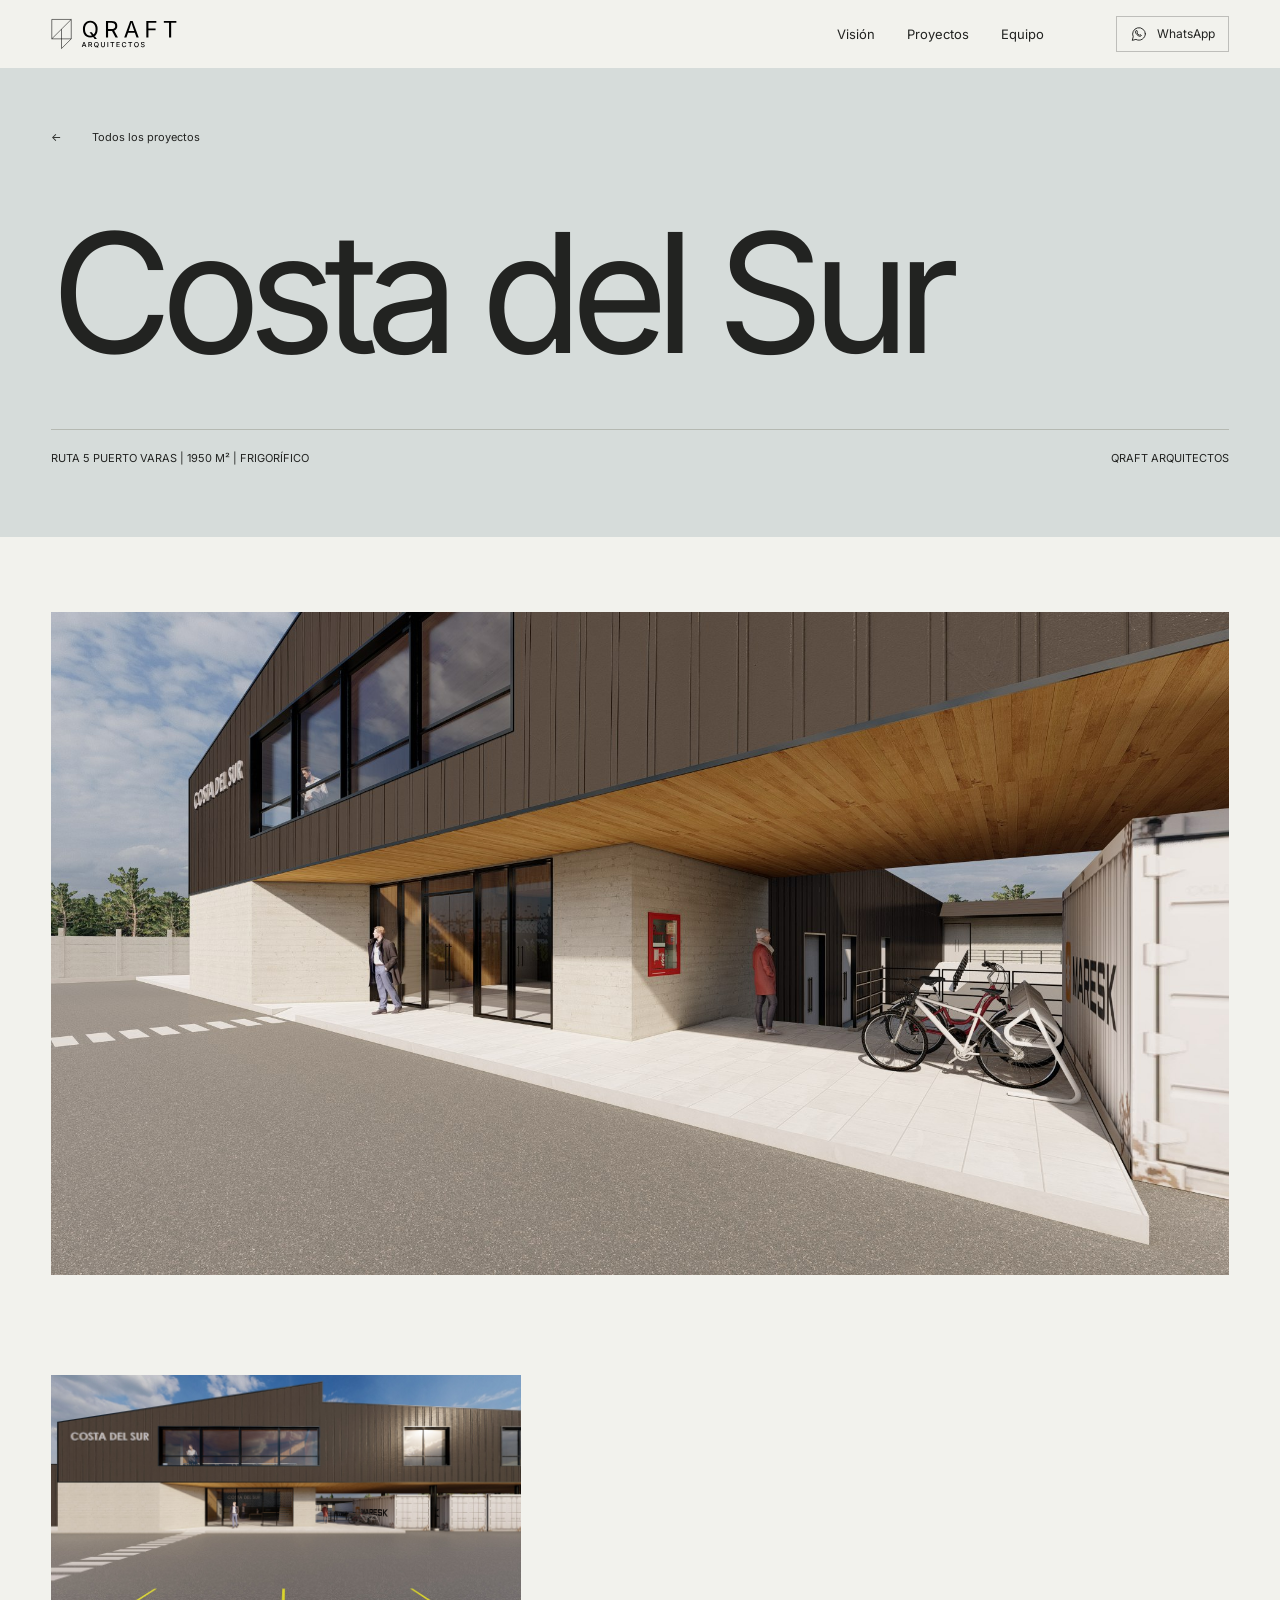
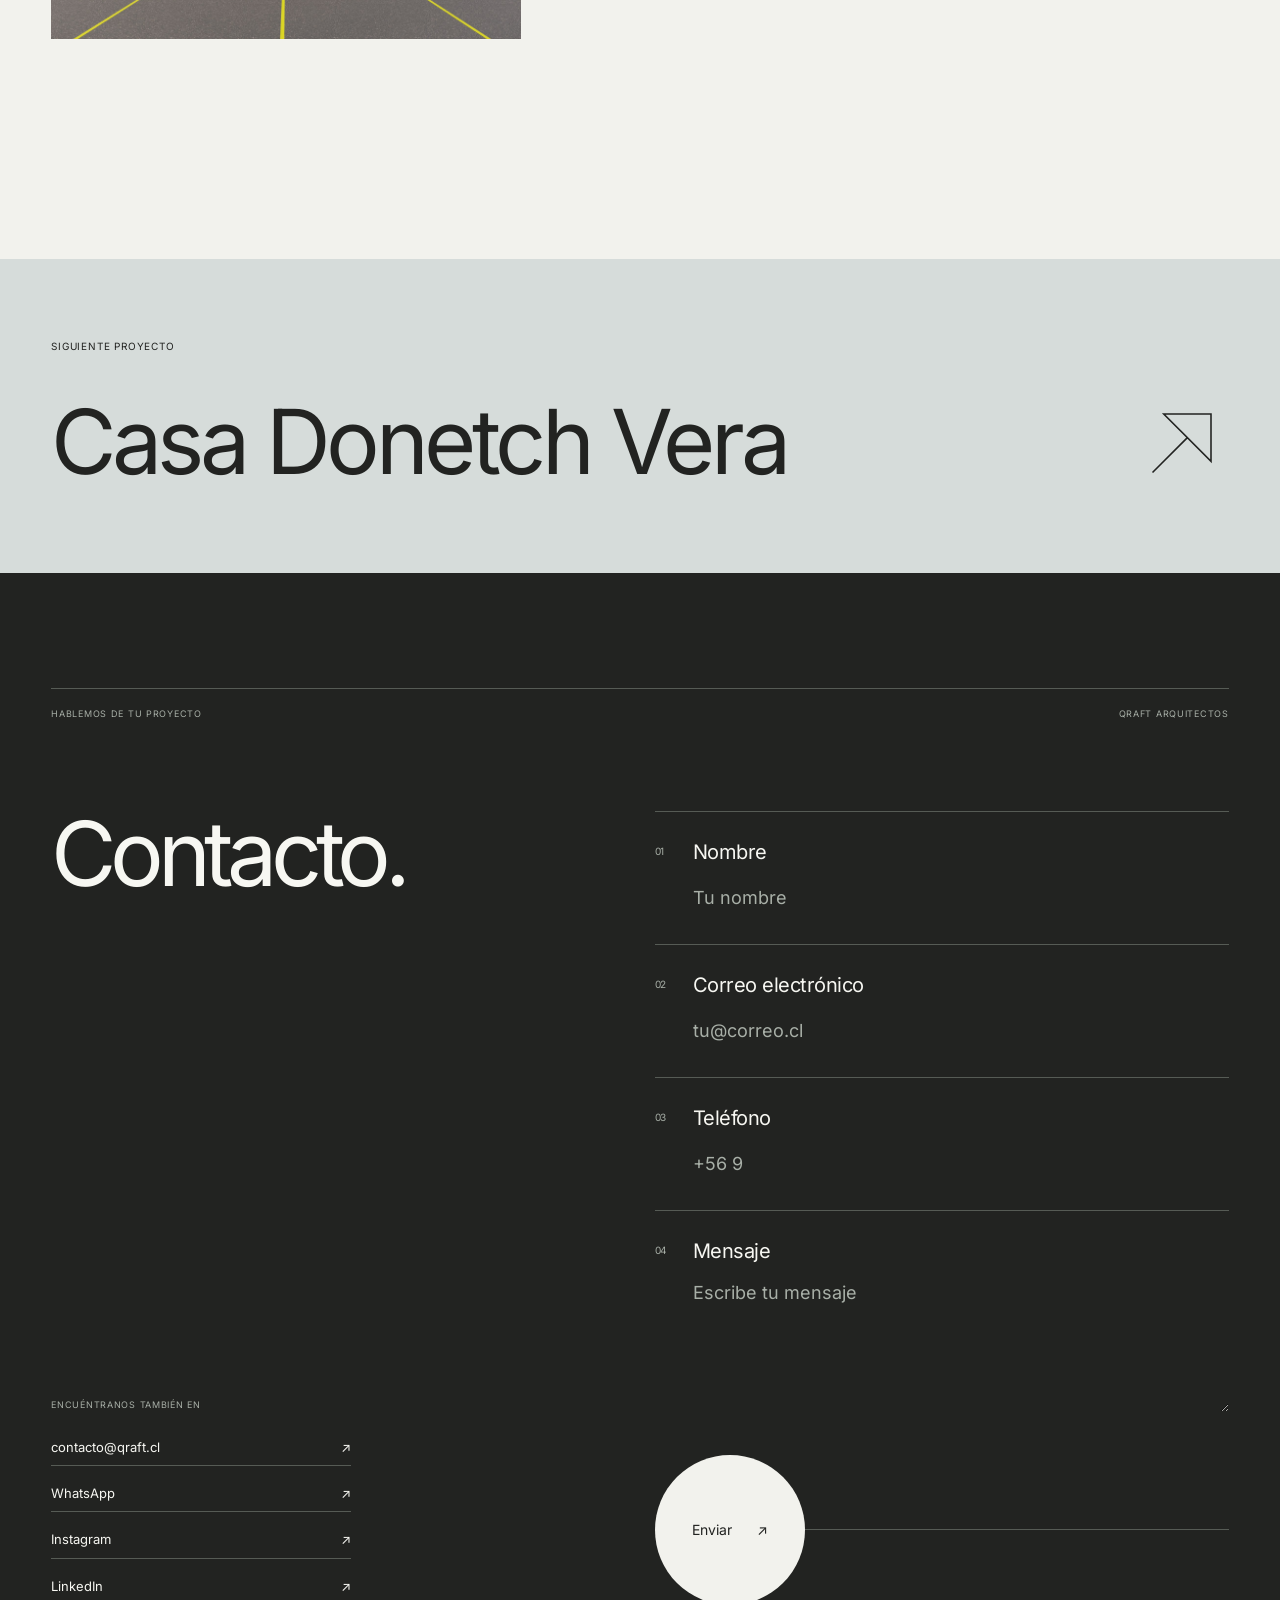
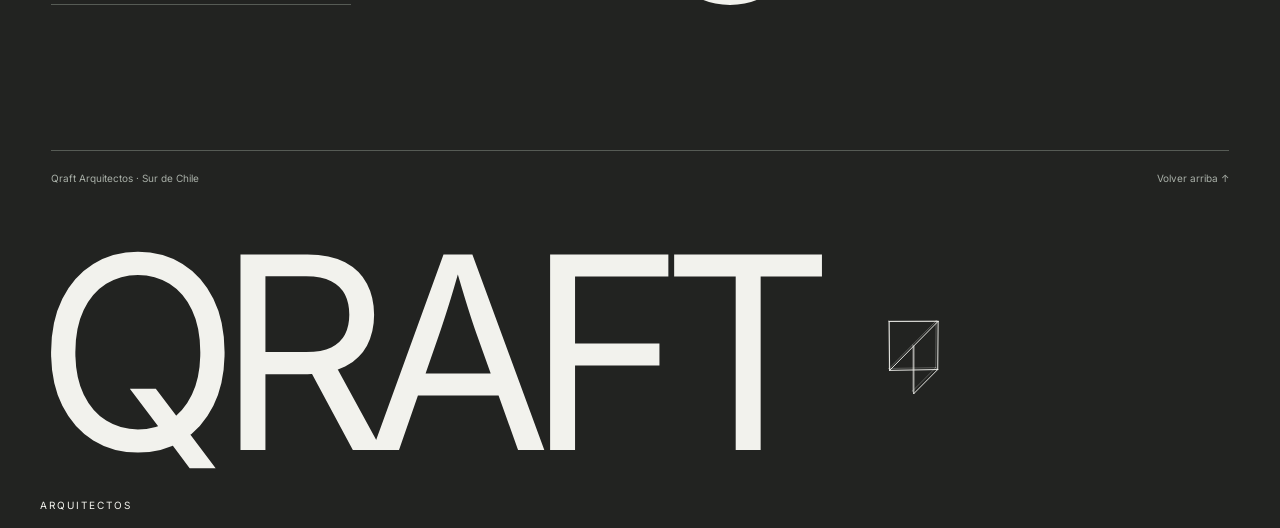
<file: costa-del-sur.html>
<!doctype html><html lang="es" id="top"><head><meta charset="utf-8"><meta name="viewport" content="width=device-width,initial-scale=1"><meta name="description" content="Qraft Arquitectos. Proyectos de arquitectura en el sur de Chile."><title>Costa del Sur · Qraft Arquitectos</title><link rel="stylesheet" href="assets/css/base-9311d3bf59.css"><link rel="stylesheet" href="assets/css/layout-15d45d660e.css"><link rel="stylesheet" href="assets/css/contacto-383570dfff.css"><link rel="stylesheet" href="assets/css/header-0db5e87b37.css"><style>
/* Let the contact title leave the viewport with its own section. */
.contact h2{position:static;top:auto;align-self:start}
</style><style>
/* Smaller wordmark with a compact rotating companion. */
.footer-signature{display:flex;align-items:center;gap:clamp(20px,4vw,64px);padding-top:38px}
.footer-signature .footer-word{font-size:clamp(64px,21vw,340px);line-height:.96;padding-top:0;flex:0 1 auto;min-width:0}
.footer-signature .footer-word small{display:block;font-size:10px;letter-spacing:.2em;line-height:1.5;margin:16px 0 0 .45em}
.footer-mark{position:relative;display:block;flex:0 0 auto;width:clamp(72px,8vw,112px);height:clamp(72px,8vw,112px);padding:0;margin:0 0 24px;border:0;border-radius:0;background:none;color:inherit;cursor:pointer;isolation:isolate;-webkit-tap-highlight-color:transparent}
.footer-mark .living-symbol{display:block;width:100%;height:100%;overflow:visible;stroke-width:1.1;shape-rendering:geometricPrecision}
.footer-mark:focus-visible{outline:1px solid currentColor;outline-offset:5px}
.footer-mark .mark-control-hint{position:absolute;right:0;bottom:0;font:10px/1 Inter,sans-serif;opacity:0;transition:opacity .2s}
.footer-mark:hover .mark-control-hint,.footer-mark:focus-visible .mark-control-hint,.footer-mark.is-paused .mark-control-hint{opacity:.6}
@media(max-width:800px){.footer-signature{padding-top:28px;gap:20px}.footer-signature .footer-word{font-size:22vw}.footer-signature .footer-word small{font-size:8px;margin-top:12px}.footer-mark{width:56px;height:56px;margin-bottom:20px}.footer-mark .living-symbol{stroke-width:1.6}}
@media(prefers-reduced-motion:reduce){.footer-mark{cursor:default}.footer-mark .mark-control-hint{display:none}.footer-mark:disabled{opacity:1;color:inherit}}
</style></head><body class="project-page"><a class="skip" href="#main">Saltar al contenido</a><header class="header"><a class="brand" href="index.html" aria-label="Qraft Arquitectos · Inicio"><img src="assets/images/qraft-arquitectos-26c0fdaafe.svg" alt="Qraft Arquitectos" width="4000" height="1065"></a><button class="menu-button" type="button" aria-expanded="false" aria-controls="main-nav">Menú +</button><nav id="main-nav" aria-label="Navegación principal"><a href="index.html#vision">Visión</a><a href="index.html#proyectos">Proyectos</a><a href="index.html#equipo">Equipo</a><a class="nav-contact nav-whatsapp" href="https://wa.me/56998165445" aria-label="WhatsApp de Qraft Arquitectos"><svg viewBox="0 0 24 24" fill="none" stroke="currentColor" stroke-width="1.25" stroke-linecap="round" stroke-linejoin="round" aria-hidden="true" focusable="false"><path d="M20.5 11.7a8.5 8.5 0 0 1-12.6 7.5L3 20.5l1.3-4.8A8.5 8.5 0 1 1 20.5 11.7Z"/><path d="M8.2 7.5c-.5 0-1 .8-1 1.4 0 2.6 3.6 6.2 6.3 6.2.7 0 1.5-.6 1.7-1.2l-2-1.1-.8.8c-1.3-.5-2.6-1.8-3.1-3.1l.8-.8-1-2.2Z"/></svg><span>WhatsApp</span></a></nav></header><main id="main"><div class="project-head"><a class="back-link" href="index.html#proyectos">← <span>Todos los proyectos</span></a><h1>Costa del Sur</h1><div class="project-details"><span>RUTA 5 PUERTO VARAS | 1950 m² | FRIGORÍFICO</span><span>Qraft Arquitectos</span></div></div><div class="gallery-wrap"><div class="gallery"><figure><img src="assets/images/costa-del-sur-4953a406a5.jpg" alt="Costa del Sur" width="1920" height="1080"></figure><figure><img src="assets/images/costa-del-sur-8cce97a97e.jpg" alt="Costa del Sur" loading="lazy" width="1920" height="1080"></figure></div></div><section class="next-project"><p>Siguiente proyecto</p><a href="casa-donetch-vera.html">Casa Donetch Vera<span aria-hidden="true"><svg viewBox="0 0 80 80" class="brand-arrow" fill="none" stroke="currentColor" stroke-width="1.4" stroke-linejoin="miter" aria-hidden="true" focusable="false"><path d="M22 16H64V58L22 16ZM43 37L12 68"/></svg></span></a></section><section class="contact" id="contacto"><div class="wrap"><div class="contact-top"><span>HABLEMOS DE TU PROYECTO</span><span>QRAFT ARQUITECTOS</span></div><div class="contact-grid"><h2>Contacto.</h2><form aria-label="Contacto"><label for="nombre"><span class="field-number" aria-hidden="true">01</span><span class="field-body">Nombre<input id="nombre" name="nombre" type="text" placeholder="Tu nombre" autocomplete="name" required></span></label><label for="email"><span class="field-number" aria-hidden="true">02</span><span class="field-body">Correo electrónico<input id="email" name="email" type="email" placeholder="tu@correo.cl" autocomplete="email" required></span></label><label for="telefono"><span class="field-number" aria-hidden="true">03</span><span class="field-body">Teléfono<input id="telefono" name="telefono" type="tel" placeholder="+56 9" autocomplete="tel"></span></label><label for="mensaje"><span class="field-number" aria-hidden="true">04</span><span class="field-body">Mensaje<textarea id="mensaje" name="mensaje" placeholder="Escribe tu mensaje" required></textarea></span></label><div class="action"><span class="send-rule" aria-hidden="true"></span><button type="submit"><span>Enviar</span><span aria-hidden="true">↗</span></button></div><p class="form-status" role="status"></p></form><aside class="contact-aside"><p class="aside-label">ENCUÉNTRANOS TAMBIÉN EN</p><nav class="channels" aria-label="Canales de contacto"><a href="mailto:contacto@qraft.cl">contacto@qraft.cl <span aria-hidden="true">↗</span></a><a href="https://wa.me/56998165445">WhatsApp <span aria-hidden="true">↗</span></a><a href="https://instagram.com/qraft_arquitectos/">Instagram <span aria-hidden="true">↗</span></a><a href="https://linkedin.com/in/qraftarquitectos/">LinkedIn <span aria-hidden="true">↗</span></a></nav></aside></div></div></section></main><footer class="footer" id="footer"><div class="footer-line"><span>Qraft Arquitectos · Sur de Chile</span><a href="#top">Volver arriba ↑</a></div><div class="footer-signature"><div class="footer-word" aria-hidden="true">QRAFT<small>ARQUITECTOS</small></div><button class="animated-mark footer-mark" type="button" aria-label="Pausar giro del símbolo de Qraft del footer" aria-pressed="false" title="Pausar giro"><svg class="living-symbol" viewBox="-60 -60 120 120" fill="none" stroke="currentColor" stroke-width="1.1" stroke-linecap="round" stroke-linejoin="round" aria-hidden="true" focusable="false"><path d="M-28 -42L28 -42"/><path d="M28 -42L28 14"/><path d="M28 14L-28 14"/><path d="M-28 14L-28 -42"/><path d="M-28 14L28 -42"/><path d="M0 -14L0 42"/><path d="M0 42L28 14"/></svg><span class="mark-control-hint" aria-hidden="true">Ⅱ</span></button></div></footer><script src="assets/js/sitio-3deddc04bc.js"></script><script src="assets/js/header-da12762636.js"></script><script>
(()=>{
 document.querySelectorAll('.animated-mark').forEach(mark=>{
 const suffix=mark.closest('footer')?' del footer':'';
 const svg=mark.querySelector('svg'),reduced=matchMedia('(prefers-reduced-motion: reduce)');
 const nodes=[[-28,-42],[28,-42],[28,14],[-28,14],[0,-14],[0,42]],edges=[[0,1],[1,2],[2,3],[3,0],[3,1],[4,5],[5,2]],ns='http://www.w3.org/2000/svg';
 const front=[...svg.querySelectorAll('path')];front.forEach(p=>p.classList.remove('morph-line'));
 function addPath(opacity){const p=document.createElementNS(ns,'path');p.setAttribute('opacity',opacity);svg.insertBefore(p,front[0]);return p}
 const back=edges.map(()=>addPath('.28')),rails=[0,1,2,3,5].map(()=>addPath('.32'));
 let elapsed=0,last=0,frame=0,visible=false,paused=false;
 function project([x,y],z,angle){const c=Math.cos(angle),s=Math.sin(angle),rx=x*c+z*s,rz=-x*s+z*c,tilt=-.13,ry=y*Math.cos(tilt)-rz*Math.sin(tilt),depth=y*Math.sin(tilt)+rz*Math.cos(tilt),scale=420/(420-depth);return [rx*scale,ry*scale]}
 function path(p,a,b){p.setAttribute('d',`M${a[0].toFixed(3)} ${a[1].toFixed(3)}L${b[0].toFixed(3)} ${b[1].toFixed(3)}`)}
 function draw(time){const angle=time/16000*Math.PI*2;
  if(reduced.matches){front.forEach((p,i)=>path(p,nodes[edges[i][0]],nodes[edges[i][1]]));back.concat(rails).forEach(p=>p.style.display='none');return}
  back.concat(rails).forEach(p=>p.style.display='');const f=nodes.map(n=>project(n,7,angle)),b=nodes.map(n=>project(n,-7,angle));
  edges.forEach(([a,z],i)=>{path(front[i],f[a],f[z]);path(back[i],b[a],b[z])});[0,1,2,3,5].forEach((n,i)=>path(rails[i],f[n],b[n]));
 }
 function run(now){if(!last)last=now;elapsed+=Math.min(64,now-last);last=now;draw(elapsed);frame=requestAnimationFrame(run)}
 function update(){cancelAnimationFrame(frame);frame=0;last=0;mark.disabled=reduced.matches;
  mark.classList.toggle('is-paused',paused);mark.setAttribute('aria-pressed',String(paused));mark.setAttribute('aria-label',reduced.matches?'Símbolo de Qraft, movimiento reducido':paused?'Reanudar giro del símbolo de Qraft'+suffix:'Pausar giro del símbolo de Qraft'+suffix);mark.title=paused?'Reanudar giro':'Pausar giro';mark.querySelector('.mark-control-hint').textContent=paused?'▷':'Ⅱ';draw(elapsed);
  if(visible&&!paused&&!document.hidden&&!reduced.matches)frame=requestAnimationFrame(run)
 }
 mark.addEventListener('click',()=>{paused=!paused;update()});new IntersectionObserver(es=>{visible=es[0].isIntersecting;update()},{threshold:.1}).observe(mark);document.addEventListener('visibilitychange',update);reduced.addEventListener('change',update);update();
 });
})();
</script></body></html>
</file>
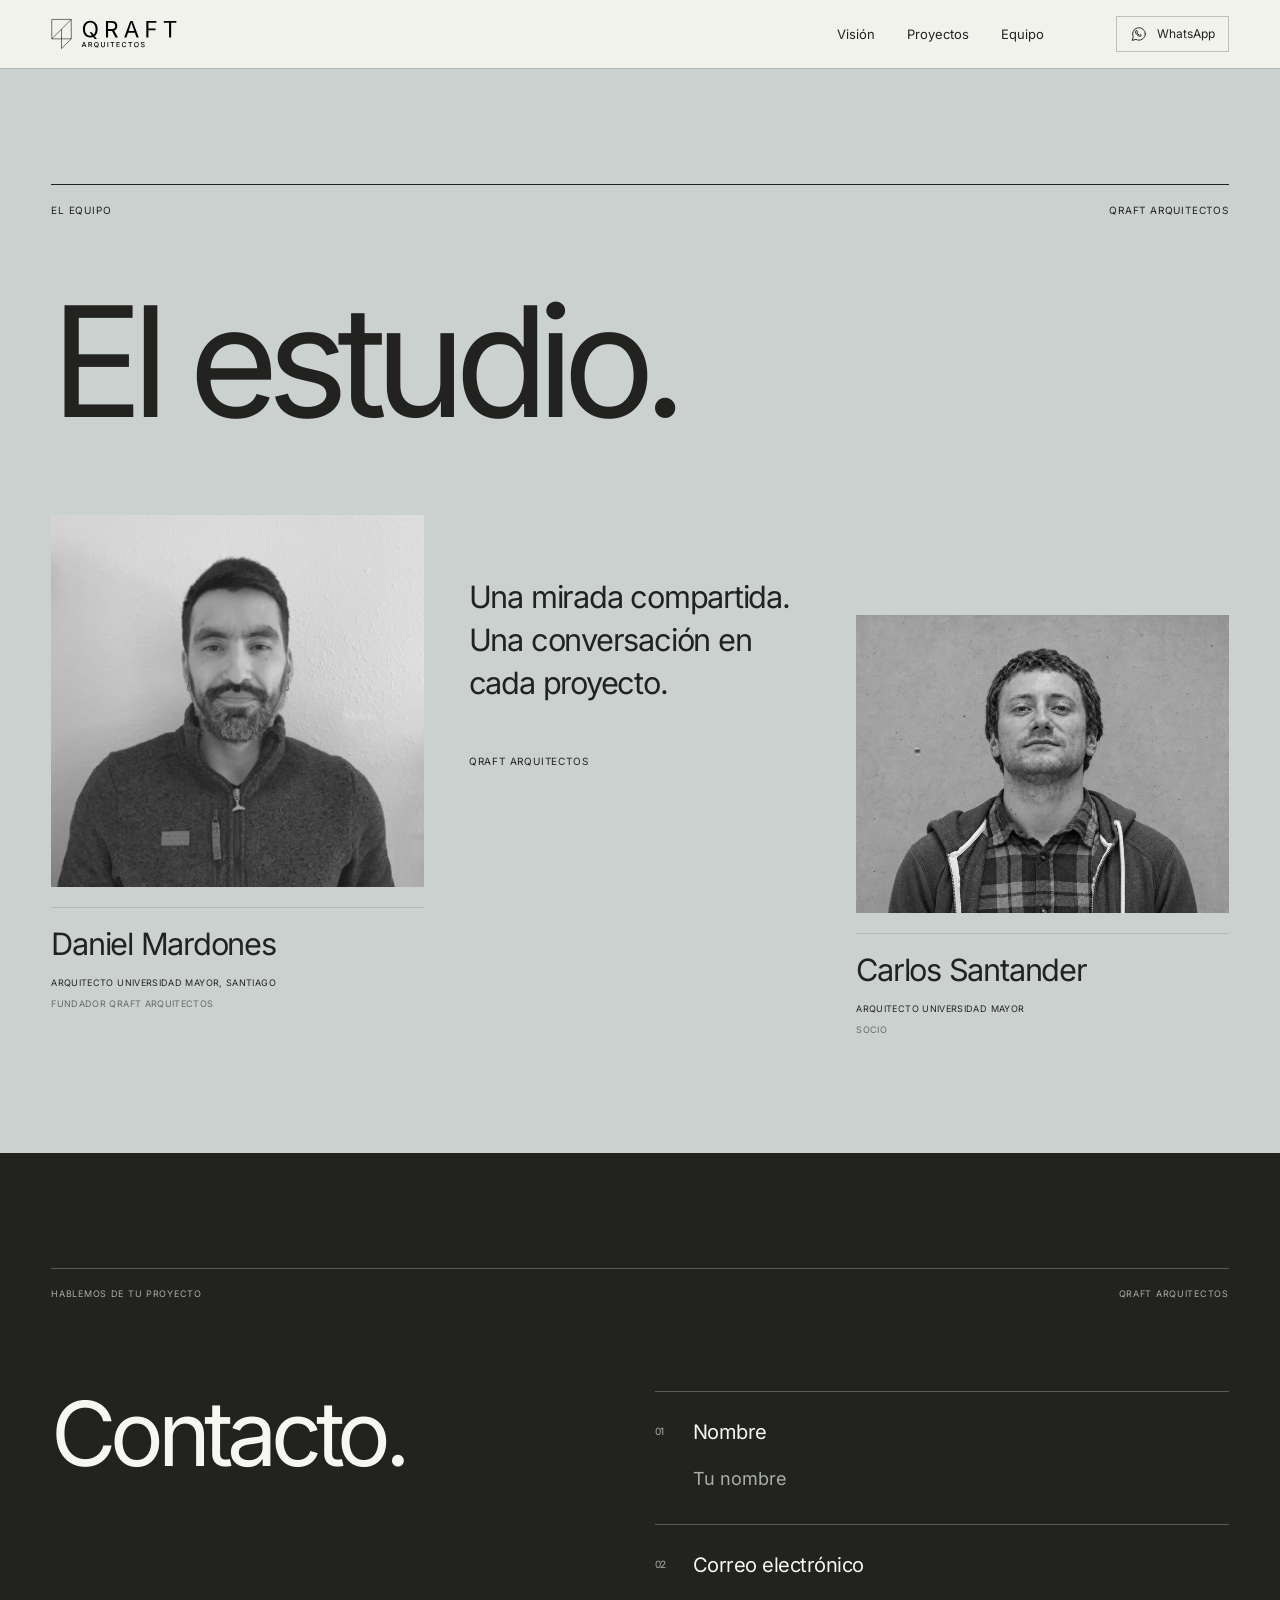
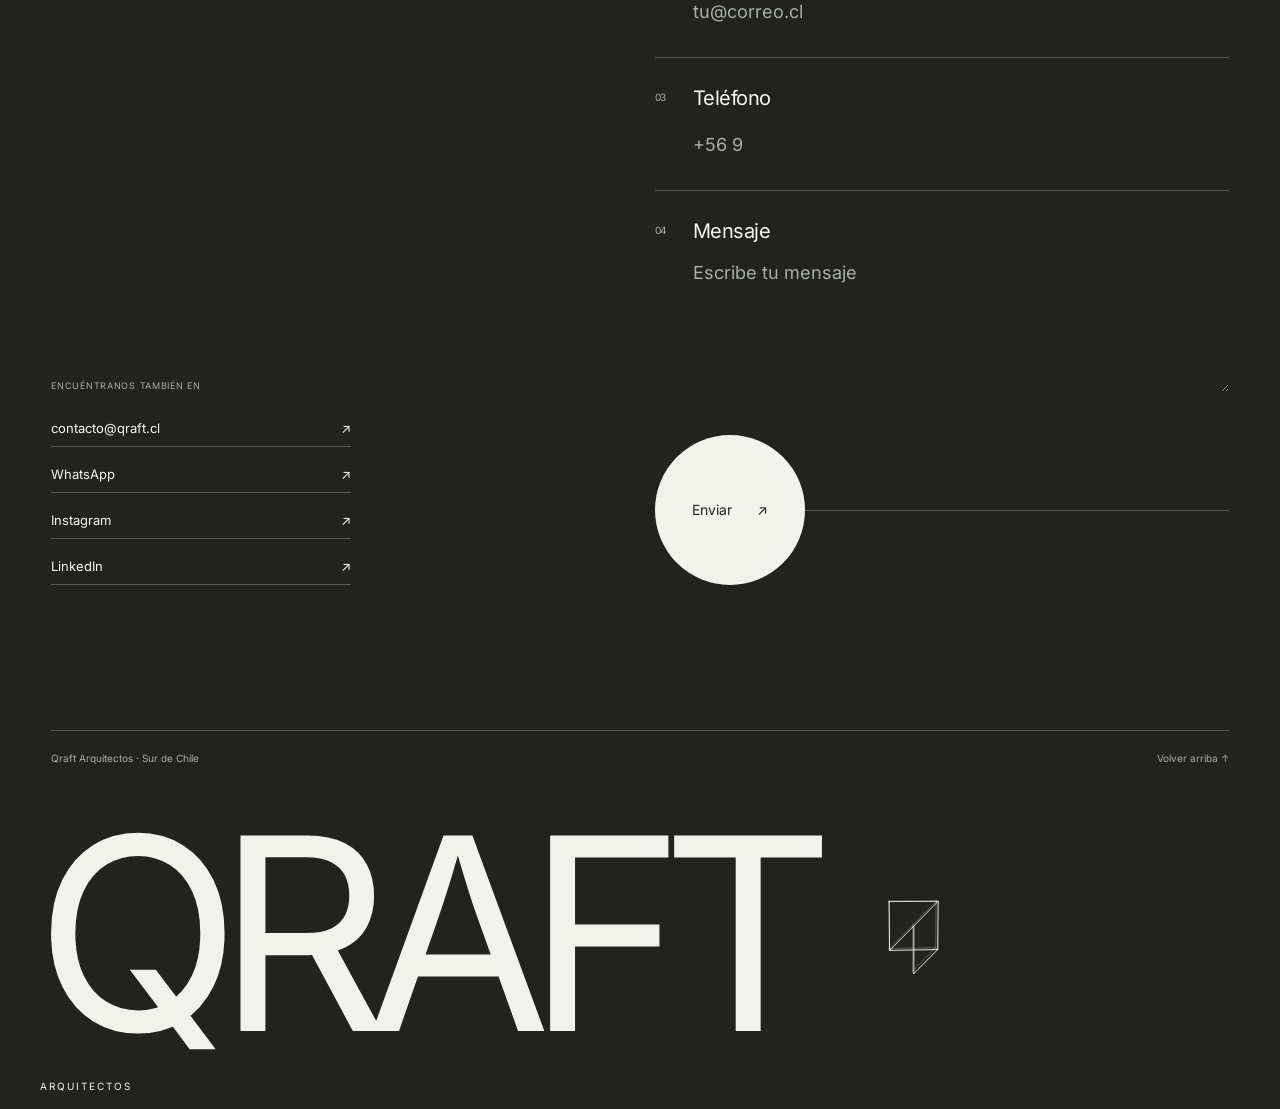
<file: equipo-contacto.html>
<!doctype html><html lang="es" id="top"><head><meta charset="utf-8"><meta name="viewport" content="width=device-width,initial-scale=1"><meta name="description" content="Qraft Arquitectos. Proyectos de arquitectura en el sur de Chile."><title>Equipo y contacto · Qraft Arquitectos</title><link rel="stylesheet" href="assets/css/base-9311d3bf59.css"><link rel="stylesheet" href="assets/css/layout-15d45d660e.css"><link rel="stylesheet" href="assets/css/contacto-383570dfff.css"><link rel="stylesheet" href="assets/css/header-0db5e87b37.css"><style>
/* Let the contact title leave the viewport with its own section. */
.contact h2{position:static;top:auto;align-self:start}
</style><style>
/* Smaller wordmark with a compact rotating companion. */
.footer-signature{display:flex;align-items:center;gap:clamp(20px,4vw,64px);padding-top:38px}
.footer-signature .footer-word{font-size:clamp(64px,21vw,340px);line-height:.96;padding-top:0;flex:0 1 auto;min-width:0}
.footer-signature .footer-word small{display:block;font-size:10px;letter-spacing:.2em;line-height:1.5;margin:16px 0 0 .45em}
.footer-mark{position:relative;display:block;flex:0 0 auto;width:clamp(72px,8vw,112px);height:clamp(72px,8vw,112px);padding:0;margin:0 0 24px;border:0;border-radius:0;background:none;color:inherit;cursor:pointer;isolation:isolate;-webkit-tap-highlight-color:transparent}
.footer-mark .living-symbol{display:block;width:100%;height:100%;overflow:visible;stroke-width:1.1;shape-rendering:geometricPrecision}
.footer-mark:focus-visible{outline:1px solid currentColor;outline-offset:5px}
.footer-mark .mark-control-hint{position:absolute;right:0;bottom:0;font:10px/1 Inter,sans-serif;opacity:0;transition:opacity .2s}
.footer-mark:hover .mark-control-hint,.footer-mark:focus-visible .mark-control-hint,.footer-mark.is-paused .mark-control-hint{opacity:.6}
@media(max-width:800px){.footer-signature{padding-top:28px;gap:20px}.footer-signature .footer-word{font-size:22vw}.footer-signature .footer-word small{font-size:8px;margin-top:12px}.footer-mark{width:56px;height:56px;margin-bottom:20px}.footer-mark .living-symbol{stroke-width:1.6}}
@media(prefers-reduced-motion:reduce){.footer-mark{cursor:default}.footer-mark .mark-control-hint{display:none}.footer-mark:disabled{opacity:1;color:inherit}}
</style></head><body class=""><a class="skip" href="#main">Saltar al contenido</a><header class="header"><a class="brand" href="index.html" aria-label="Qraft Arquitectos · Inicio"><img src="assets/images/qraft-arquitectos-26c0fdaafe.svg" alt="Qraft Arquitectos" width="4000" height="1065"></a><button class="menu-button" type="button" aria-expanded="false" aria-controls="main-nav">Menú +</button><nav id="main-nav" aria-label="Navegación principal"><a href="index.html#vision">Visión</a><a href="index.html#proyectos">Proyectos</a><a href="index.html#equipo">Equipo</a><a class="nav-contact nav-whatsapp" href="https://wa.me/56998165445" aria-label="WhatsApp de Qraft Arquitectos"><svg viewBox="0 0 24 24" fill="none" stroke="currentColor" stroke-width="1.25" stroke-linecap="round" stroke-linejoin="round" aria-hidden="true" focusable="false"><path d="M20.5 11.7a8.5 8.5 0 0 1-12.6 7.5L3 20.5l1.3-4.8A8.5 8.5 0 1 1 20.5 11.7Z"/><path d="M8.2 7.5c-.5 0-1 .8-1 1.4 0 2.6 3.6 6.2 6.3 6.2.7 0 1.5-.6 1.7-1.2l-2-1.1-.8.8c-1.3-.5-2.6-1.8-3.1-3.1l.8-.8-1-2.2Z"/></svg><span>WhatsApp</span></a></nav></header><main id="main"><section class="team" id="equipo"><div class="chapter-line micro"><span>El equipo</span><span>QRAFT ARQUITECTOS</span></div><h1>El estudio.</h1><div class="team-spread"><article class="person reveal"><img src="assets/images/daniel-mardones-39e5d4b2fd.png" alt="Daniel Mardones" loading="lazy" width="768" height="768"><h3>Daniel Mardones</h3><p>ARQUITECTO UNIVERSIDAD MAYOR, SANTIAGO</p><p class="role">FUNDADOR QRAFT ARQUITECTOS</p></article><div class="team-statement">Una mirada compartida.<br>Una conversación en cada proyecto.<span class="micro">QRAFT ARQUITECTOS</span></div><article class="person reveal"><img src="carlos-santander-restaurado.jpg" alt="Carlos Santander" loading="lazy" width="1402" height="1122"><h3>Carlos Santander</h3><p>ARQUITECTO UNIVERSIDAD MAYOR</p><p class="role">SOCIO</p></article></div></section><section class="contact" id="contacto"><div class="wrap"><div class="contact-top"><span>HABLEMOS DE TU PROYECTO</span><span>QRAFT ARQUITECTOS</span></div><div class="contact-grid"><h2>Contacto.</h2><form aria-label="Contacto"><label for="nombre"><span class="field-number" aria-hidden="true">01</span><span class="field-body">Nombre<input id="nombre" name="nombre" type="text" placeholder="Tu nombre" autocomplete="name" required></span></label><label for="email"><span class="field-number" aria-hidden="true">02</span><span class="field-body">Correo electrónico<input id="email" name="email" type="email" placeholder="tu@correo.cl" autocomplete="email" required></span></label><label for="telefono"><span class="field-number" aria-hidden="true">03</span><span class="field-body">Teléfono<input id="telefono" name="telefono" type="tel" placeholder="+56 9" autocomplete="tel"></span></label><label for="mensaje"><span class="field-number" aria-hidden="true">04</span><span class="field-body">Mensaje<textarea id="mensaje" name="mensaje" placeholder="Escribe tu mensaje" required></textarea></span></label><div class="action"><span class="send-rule" aria-hidden="true"></span><button type="submit"><span>Enviar</span><span aria-hidden="true">↗</span></button></div><p class="form-status" role="status"></p></form><aside class="contact-aside"><p class="aside-label">ENCUÉNTRANOS TAMBIÉN EN</p><nav class="channels" aria-label="Canales de contacto"><a href="mailto:contacto@qraft.cl">contacto@qraft.cl <span aria-hidden="true">↗</span></a><a href="https://wa.me/56998165445">WhatsApp <span aria-hidden="true">↗</span></a><a href="https://instagram.com/qraft_arquitectos/">Instagram <span aria-hidden="true">↗</span></a><a href="https://linkedin.com/in/qraftarquitectos/">LinkedIn <span aria-hidden="true">↗</span></a></nav></aside></div></div></section></main><footer class="footer" id="footer"><div class="footer-line"><span>Qraft Arquitectos · Sur de Chile</span><a href="#top">Volver arriba ↑</a></div><div class="footer-signature"><div class="footer-word" aria-hidden="true">QRAFT<small>ARQUITECTOS</small></div><button class="animated-mark footer-mark" type="button" aria-label="Pausar giro del símbolo de Qraft del footer" aria-pressed="false" title="Pausar giro"><svg class="living-symbol" viewBox="-60 -60 120 120" fill="none" stroke="currentColor" stroke-width="1.1" stroke-linecap="round" stroke-linejoin="round" aria-hidden="true" focusable="false"><path d="M-28 -42L28 -42"/><path d="M28 -42L28 14"/><path d="M28 14L-28 14"/><path d="M-28 14L-28 -42"/><path d="M-28 14L28 -42"/><path d="M0 -14L0 42"/><path d="M0 42L28 14"/></svg><span class="mark-control-hint" aria-hidden="true">Ⅱ</span></button></div></footer><script src="assets/js/sitio-3deddc04bc.js"></script><script src="assets/js/header-da12762636.js"></script><script>
(()=>{
 document.querySelectorAll('.animated-mark').forEach(mark=>{
 const suffix=mark.closest('footer')?' del footer':'';
 const svg=mark.querySelector('svg'),reduced=matchMedia('(prefers-reduced-motion: reduce)');
 const nodes=[[-28,-42],[28,-42],[28,14],[-28,14],[0,-14],[0,42]],edges=[[0,1],[1,2],[2,3],[3,0],[3,1],[4,5],[5,2]],ns='http://www.w3.org/2000/svg';
 const front=[...svg.querySelectorAll('path')];front.forEach(p=>p.classList.remove('morph-line'));
 function addPath(opacity){const p=document.createElementNS(ns,'path');p.setAttribute('opacity',opacity);svg.insertBefore(p,front[0]);return p}
 const back=edges.map(()=>addPath('.28')),rails=[0,1,2,3,5].map(()=>addPath('.32'));
 let elapsed=0,last=0,frame=0,visible=false,paused=false;
 function project([x,y],z,angle){const c=Math.cos(angle),s=Math.sin(angle),rx=x*c+z*s,rz=-x*s+z*c,tilt=-.13,ry=y*Math.cos(tilt)-rz*Math.sin(tilt),depth=y*Math.sin(tilt)+rz*Math.cos(tilt),scale=420/(420-depth);return [rx*scale,ry*scale]}
 function path(p,a,b){p.setAttribute('d',`M${a[0].toFixed(3)} ${a[1].toFixed(3)}L${b[0].toFixed(3)} ${b[1].toFixed(3)}`)}
 function draw(time){const angle=time/16000*Math.PI*2;
  if(reduced.matches){front.forEach((p,i)=>path(p,nodes[edges[i][0]],nodes[edges[i][1]]));back.concat(rails).forEach(p=>p.style.display='none');return}
  back.concat(rails).forEach(p=>p.style.display='');const f=nodes.map(n=>project(n,7,angle)),b=nodes.map(n=>project(n,-7,angle));
  edges.forEach(([a,z],i)=>{path(front[i],f[a],f[z]);path(back[i],b[a],b[z])});[0,1,2,3,5].forEach((n,i)=>path(rails[i],f[n],b[n]));
 }
 function run(now){if(!last)last=now;elapsed+=Math.min(64,now-last);last=now;draw(elapsed);frame=requestAnimationFrame(run)}
 function update(){cancelAnimationFrame(frame);frame=0;last=0;mark.disabled=reduced.matches;
  mark.classList.toggle('is-paused',paused);mark.setAttribute('aria-pressed',String(paused));mark.setAttribute('aria-label',reduced.matches?'Símbolo de Qraft, movimiento reducido':paused?'Reanudar giro del símbolo de Qraft'+suffix:'Pausar giro del símbolo de Qraft'+suffix);mark.title=paused?'Reanudar giro':'Pausar giro';mark.querySelector('.mark-control-hint').textContent=paused?'▷':'Ⅱ';draw(elapsed);
  if(visible&&!paused&&!document.hidden&&!reduced.matches)frame=requestAnimationFrame(run)
 }
 mark.addEventListener('click',()=>{paused=!paused;update()});new IntersectionObserver(es=>{visible=es[0].isIntersecting;update()},{threshold:.1}).observe(mark);document.addEventListener('visibilitychange',update);reduced.addEventListener('change',update);update();
 });
})();
</script></body></html>
</file>
<file: assets/css/base-da583eb2c0.css>
@font-face{font-family:Inter;src:url(../fonts/inter-regular-1b08e7fc26.ttf);font-weight:400;font-display:swap}
:root{--paper:#f2f2ed;--ink:#222321;--white:#f7f7f2;--stone:#d6dcda;--rule:#b5b9b2;--dark-rule:#565b55;--muted:#a8afa7;--g:clamp(22px,4vw,72px);--ease:cubic-bezier(.19,1,.22,1);--space:clamp(70px,9vw,140px)}
*{box-sizing:border-box}html{scroll-behavior:smooth;scroll-padding-top:100px}body{margin:0;background:var(--paper);color:var(--ink);font:400 16px/1.55 Inter,Arial,sans-serif;-webkit-font-smoothing:antialiased}a{color:inherit;text-decoration:none}h1,h2,h3,p,figure{margin:0}h1,h2,h3{font-weight:400}button,input,textarea{font:inherit}button{cursor:pointer}img{display:block;width:100%;height:auto}::selection{background:var(--ink);color:var(--white)}:focus-visible{outline:2px solid currentColor;outline-offset:6px}.skip{position:fixed;top:-100px;left:15px;padding:12px;background:var(--paper);z-index:100}.skip:focus{top:10px}.wrap{padding-inline:var(--g)}.micro{font-size:10px;line-height:1.55;letter-spacing:.08em;text-transform:uppercase}.brand-arrow{display:block;width:100%;height:100%;flex:none}.eyebrow,.section-index{font-size:10px;letter-spacing:.08em;text-transform:uppercase}
/* The masthead remains visible, like the running head of a publication. */
.header{position:sticky;top:0;z-index:40;display:flex;align-items:center;justify-content:space-between;gap:30px;height:94px;padding:18px var(--g);background:var(--paper);border-bottom:0}.brand{display:block;width:190px}.brand img{filter:none;height:auto;max-height:55px;object-fit:contain;object-position:left center}.header nav{display:flex;align-items:center;gap:36px;font-size:12px}.header nav a{position:relative;padding:8px 0}.header nav a::before{content:'';position:absolute;bottom:2px;left:0;width:100%;height:1px;background:currentColor;transform:scaleX(0);transform-origin:right;transition:transform .35s var(--ease)}.header nav a:hover::before,.header nav a[aria-current="location"]::before{transform:scaleX(1);transform-origin:left}.header .nav-contact{margin-left:40px}.menu-button{display:none}
/* Cover: three non-overlapping planes, held together by Qraft's diagonal. */
.hero{position:relative;padding:35px var(--g) 65px;background:var(--paper)}.cover-grid{display:grid;grid-template-columns:repeat(12,minmax(0,1fr));column-gap:24px;position:relative}.cover-heading{display:contents}.cover-word{display:block;line-height:.85;letter-spacing:-.085em;font-size:clamp(90px,18.1vw,290px);font-weight:400}.cover-word.first{grid-column:1/11;grid-row:1;padding:15px 0 48px;margin-left:-.06em}.cover-sign{grid-column:11/13;grid-row:1;align-self:center;justify-self:end;width:clamp(60px,8vw,125px);height:clamp(60px,8vw,125px)}.cover-picture{grid-column:4/13;grid-row:2;position:relative;align-self:start;display:block;view-transition-name:none}.cover-picture img{height:auto;aspect-ratio:auto;object-fit:contain}.cover-picture .picture-open{position:absolute;right:18px;bottom:18px;display:grid;place-items:center;width:64px;height:64px;background:var(--paper);color:var(--ink);border-radius:50%;transition:transform .4s var(--ease)}.picture-open .brand-arrow{width:42px;height:42px}.cover-picture:hover .picture-open{transform:rotate(-8deg)}.cover-note{grid-column:1/4;grid-row:2;display:flex;flex-direction:column;justify-content:space-between;align-items:start;padding:8px 40px 30px 0;max-width:310px}.cover-note p{font-size:14px;line-height:1.65;margin-block:35px 30px}.editorial-link{display:inline-flex;align-items:center;gap:35px;padding-bottom:8px;border-bottom:1px solid currentColor;font-size:11px}.cover-word.last{grid-column:1/9;grid-row:3;margin-left:-.05em;padding-top:28px}.cover-caption{grid-column:9/13;grid-row:3;align-self:end;padding-bottom:20px;border-bottom:1px solid var(--rule);display:flex;flex-direction:column;gap:12px}.cover-caption .location{font-size:13px}.cover-note::after{content:'';display:block;width:85px;height:85px;border-left:1px solid var(--rule);border-bottom:1px solid var(--rule);clip-path:polygon(0 0,100% 100%,0 100%);background:linear-gradient(45deg,transparent 49.5%,var(--rule) 49.5%,var(--rule) 50.3%,transparent 50.3%)}
.cover-ready .cover-word.first{animation:cover-type .85s var(--ease) both}.cover-ready .cover-word.last{animation:cover-type .85s .15s var(--ease) both}.cover-ready .cover-picture{animation:cover-photo 1.1s .15s var(--ease) both}.cover-ready .cover-note,.cover-ready .cover-caption{animation:cover-note .75s .35s both}.cover-ready .cover-sign path{stroke-dasharray:250;stroke-dashoffset:250;animation:signature 1.1s .2s var(--ease) forwards}
@keyframes cover-type{from{opacity:0;transform:translateY(35px)}to{opacity:1;transform:none}}@keyframes cover-photo{from{opacity:0;transform:translateX(35px)}to{opacity:1;transform:none}}@keyframes cover-note{from{opacity:0}to{opacity:1}}@keyframes signature{to{stroke-dashoffset:0}}
/* An essay spread: one statement, then a deliberately displaced paragraph. */
.vision{background:var(--stone);padding:var(--space) var(--g);position:relative}.chapter-line{display:flex;justify-content:space-between;gap:20px;border-top:1px solid currentColor;padding-top:18px;margin-bottom:70px}.vision h2{font-size:clamp(48px,8.8vw,140px);line-height:1.02;letter-spacing:-.065em;max-width:13ch}.vision-essay{display:grid;grid-template-columns:repeat(12,minmax(0,1fr));gap:24px;margin-top:70px}.vision-glyph{grid-column:1/4;width:clamp(90px,15vw,220px);height:clamp(90px,15vw,220px);align-self:end;transform:rotate(90deg)}.vision-body{grid-column:6/13;font-size:clamp(20px,2.2vw,32px);line-height:1.55;letter-spacing:-.025em}.vision-body .editorial-link{margin-top:45px;letter-spacing:0}
/* Project covers and double spreads. All photographs retain their native frame. */
.projects{isolation:isolate;background:var(--paper)}.projects-masthead{padding:80px var(--g) 70px;display:grid;grid-template-columns:1fr auto;gap:24px;align-items:end}.projects-masthead .micro{grid-column:1/-1;display:flex;justify-content:space-between;border-top:1px solid var(--rule);padding-top:18px}.projects-masthead h2{font-size:clamp(72px,15.2vw,236px);line-height:.95;letter-spacing:-.08em;margin-left:-.04em}.projects-masthead p{font-size:10px;line-height:1.7;max-width:16ch;letter-spacing:.06em;text-transform:uppercase;margin-bottom:12px}
.work-cover{position:relative;z-index:2;min-height:min(900px,100svh);padding:65px var(--g) 55px;background:var(--ink);color:var(--white);display:flex;flex-direction:column;justify-content:space-between;gap:50px}.work-running{display:flex;justify-content:space-between;gap:20px;border-bottom:1px solid var(--dark-rule);padding-bottom:18px}.work-cover-link{display:grid;grid-template-columns:repeat(12,minmax(0,1fr));gap:30px;align-items:center}.work-cover-title{grid-column:1/5;position:relative;padding-right:20px}.work-cover-title h3{font-size:clamp(52px,6.8vw,110px);line-height:1.02;letter-spacing:-.07em;margin:0 0 34px}.work-cover-title .work-no{display:block;font-size:11px;color:var(--muted);margin-bottom:35px;letter-spacing:.08em}.work-cover-title .work-meta{font-size:11px;line-height:1.8;max-width:24ch;letter-spacing:.025em;text-transform:uppercase}.work-cover-media{grid-column:5/13;position:relative}.work-cover-media img{width:100%;height:auto;object-fit:contain;aspect-ratio:auto}.work-cover-media .work-action{position:absolute;right:18px;bottom:18px;background:var(--paper);color:var(--ink);width:64px;height:64px;border-radius:50%;display:grid;place-items:center}.work-action .brand-arrow{width:43px;height:43px}.work-bottom{display:flex;justify-content:space-between;align-items:end;font-size:10px;letter-spacing:.045em}.work-bottom .brand-arrow{width:70px;height:70px}.work-cover.blue{background:#c9d1cf;color:var(--ink)}.work-cover.blue .work-no{color:#525c56}.work-cover.blue .work-running{border-color:#8d9992}.work-cover.blue .work-cover-title{grid-column:9/13;grid-row:1}.work-cover.blue .work-cover-media{grid-column:1/9;grid-row:1}.work-cover.blue .work-cover-title h3{font-size:clamp(45px,6vw,96px)}.work-cover.industrial{background:#353c39}.work-cover.industrial .work-cover-title{grid-column:1/4}.work-cover.industrial .work-cover-media{grid-column:4/13}.work-cover.industrial h3{font-size:clamp(48px,5.8vw,90px)}
.work-pair{position:relative;z-index:3;display:grid;grid-template-columns:repeat(12,minmax(0,1fr));gap:clamp(26px,5vw,85px);padding:110px var(--g) 130px;background:var(--paper)}.work-card{display:block;min-width:0}.work-card:first-child{grid-column:1/8}.work-card:last-child{grid-column:9/13;margin-top:220px}.work-pair.reverse .work-card:first-child{grid-column:1/6;margin-top:200px}.work-pair.reverse .work-card:last-child{grid-column:7/13;margin-top:0}.work-card-photo{position:relative}.work-card-photo img{width:100%;height:auto;aspect-ratio:auto;object-fit:contain}.work-card-caption{display:grid;grid-template-columns:22px 1fr 22px;gap:12px;border-top:1px solid var(--rule);padding-top:20px;margin-top:22px}.work-card-caption .work-no{font-size:10px;padding-top:9px}.work-card h3{font-size:clamp(26px,3.3vw,52px);line-height:1.08;letter-spacing:-.055em}.work-card .work-meta{font-size:10px;line-height:1.8;letter-spacing:.02em;margin-top:13px;text-transform:uppercase}.small-arrow{font-size:23px;line-height:1.4}.work-card:hover .small-arrow{transform:translate(3px,-3px)}.small-arrow{transition:transform .3s var(--ease)}
@media(min-width:1000px) and (min-height:700px){.work-cover{position:sticky;top:94px;min-height:calc(100svh - 94px)}}
.work-cover-link:hover .brand-arrow path,.work-cover-link:focus-visible .brand-arrow path,.cover-picture:hover .brand-arrow path,.cover-picture:focus-visible .brand-arrow path{stroke-dasharray:250;animation:arrow-draw .55s var(--ease)}@keyframes arrow-draw{from{stroke-dashoffset:250}to{stroke-dashoffset:0}}
/* Faces become a composed spread, rather than another staggered gallery. */
.team{position:relative;z-index:4;background:var(--paper);padding:var(--space) var(--g);border-top:1px solid var(--rule)}.team h2{font-size:clamp(64px,12vw,190px);line-height:.95;letter-spacing:-.075em;margin-bottom:80px}.team-spread{display:grid;grid-template-columns:repeat(12,minmax(0,1fr));gap:30px;align-items:start}.person{min-width:0}.person:first-child{grid-column:1/5}.person:last-child{grid-column:9/13;padding-top:100px}.team-statement{grid-column:5/9;grid-row:1;font-size:clamp(19px,2.4vw,36px);line-height:1.4;letter-spacing:-.04em;padding:60px 15px 0}.team-statement .micro{font-size:10px;letter-spacing:.08em;margin-top:50px;display:block}.person img{height:auto;object-fit:contain;filter:grayscale(1)}.person h3{font-size:clamp(22px,2.4vw,36px);letter-spacing:-.04em;line-height:1.2;border-top:1px solid var(--rule);padding-top:18px;margin-top:20px}.person p{font-size:9px;line-height:1.8;letter-spacing:.04em;margin-top:12px}.person p.role{margin-top:5px;color:#626b63}
/* Contact is a two-column dialogue with a stationary title. */
.contact{position:relative;z-index:5;background:var(--ink);color:var(--white);padding:var(--space) var(--g) 80px}.contact>.wrap{padding:0}.contact-top{display:flex;justify-content:space-between;border-top:1px solid var(--dark-rule);padding-top:18px;font-size:9px;letter-spacing:.08em;color:var(--muted);margin-bottom:90px}.contact-grid{display:grid;grid-template-columns:repeat(12,minmax(0,1fr));gap:0 30px;align-items:start}.contact h2{grid-column:1/6;grid-row:1;position:sticky;top:125px;font-size:clamp(60px,7vw,112px);line-height:.95;letter-spacing:-.07em}.contact h2>span{display:block;margin-top:65px;width:130px;height:130px}.contact h2 svg{width:100%;height:100%}.contact form{grid-column:7/13;grid-row:1/3;min-width:0}.contact label{position:relative;display:grid;grid-template-columns:38px 1fr;border-top:1px solid var(--dark-rule);padding:25px 0 28px;font-size:20px;letter-spacing:-.025em}.contact label::before{position:absolute;content:'';height:1px;left:0;right:0;top:-1px;background:var(--white);transform:scaleX(0);transform-origin:left;transition:transform .4s var(--ease)}.contact label:focus-within::before{transform:scaleX(1)}.field-number{font-size:10px;color:var(--muted);padding-top:7px;transition:color .25s}.contact label:focus-within .field-number{color:var(--white)}.field-body{min-width:0}.contact input,.contact textarea{display:block;width:100%;color:var(--white);background:none;border:0;border-radius:0;padding:12px 0 0;box-shadow:none;font:400 18px/1.6 Inter,sans-serif;height:48px}.contact input::placeholder,.contact textarea::placeholder{color:var(--muted);opacity:1}.contact input:focus-visible,.contact textarea:focus-visible{outline:1px solid var(--muted);outline-offset:6px}.contact textarea{height:145px;min-height:100px;resize:vertical}.action{position:relative;display:flex;justify-content:flex-end;align-items:center;margin-top:15px}.send-rule{height:1px;background:var(--dark-rule);position:absolute;left:0;right:0}.action button{position:relative;width:150px;height:150px;border:0;border-radius:50%;background:var(--paper);color:var(--ink);display:flex;gap:25px;align-items:center;justify-content:center;margin-right:15px;transition:transform .3s var(--ease);font-size:14px}.action button:hover{transform:rotate(-5deg)}.action button:active{transform:scale(.97)}.contact-aside{grid-column:1/6;grid-row:2;align-self:end;padding-top:80px;max-width:300px}.aside-label{font-size:9px;letter-spacing:.08em;color:var(--muted);margin-bottom:25px}.channels{display:flex;flex-direction:column;gap:17px;font-size:13px}.channels a{display:flex;justify-content:space-between;gap:20px;padding-bottom:8px;border-bottom:1px solid var(--dark-rule)}.channels a span{transition:transform .3s}.channels a:hover span{transform:translate(3px,-3px)}.form-status{font-size:12px;color:var(--muted);line-height:1.6;margin-top:20px}.form-status:empty{display:none}
.footer{position:relative;z-index:5;background:var(--ink);color:var(--paper);padding:65px var(--g) 15px}.footer-line{display:flex;justify-content:space-between;gap:25px;border-top:1px solid var(--dark-rule);padding-top:20px;font-size:10px;color:var(--muted)}.footer-word{font-size:25vw;line-height:1.1;letter-spacing:-.09em;margin-left:-.06em;white-space:nowrap;padding-top:30px}.footer-word small{font-size:10px;letter-spacing:.08em;vertical-align:top;display:inline-block;margin:5vw 0 0 1.5vw}
/* Project pages use a cover and complete, carefully spaced photographic spreads. */
.project-head{padding:55px var(--g) 70px;background:var(--stone);position:relative}.back-link{font-size:11px;display:inline-flex;gap:30px;margin-bottom:65px}.project-head h1{font-size:clamp(65px,13vw,210px);line-height:.98;letter-spacing:-.075em;max-width:12ch;margin-bottom:55px}.project-details{display:flex;justify-content:space-between;gap:25px;border-top:1px solid var(--rule);padding-top:20px;font-size:11px;text-transform:uppercase}.gallery-wrap{padding:75px var(--g) 120px}.gallery{display:grid;grid-template-columns:repeat(12,minmax(0,1fr));gap:100px 35px;padding-bottom:100px}.gallery figure{grid-column:span 6;min-width:0}.gallery figure:first-child{grid-column:1/-1}.gallery figure:nth-child(3n+2){grid-column:1/span 5}.gallery figure:nth-child(3n+3){grid-column:7/span 6;margin-top:140px}.gallery figure:nth-child(3n+4){grid-column:2/span 10}.gallery img{height:auto;aspect-ratio:auto;object-fit:contain}.gallery figcaption{font-size:10px;margin-top:15px;line-height:1.7;color:#626b63}.gallery-wrap h2{border-top:1px solid var(--rule);padding-top:18px;font-size:11px;text-transform:uppercase;letter-spacing:.08em;margin-bottom:35px}.gallery .real-photograph img{filter:brightness(1.04)}.next-project{padding:80px var(--g);background:var(--stone)}.next-project p{font-size:10px;letter-spacing:.08em;text-transform:uppercase}.next-project a{display:flex;justify-content:space-between;align-items:center;font-size:clamp(35px,7vw,110px);line-height:1.15;letter-spacing:-.05em;margin-top:35px;gap:30px}.next-project span{width:90px;height:90px;flex:none}.next-project svg{width:100%;height:100%}
@view-transition{navigation:auto}::view-transition-old(root){animation:page-out .3s ease both}::view-transition-new(root){animation:page-in .65s var(--ease) both}::view-transition-group(*){animation-duration:.75s;animation-timing-function:var(--ease)}@keyframes page-out{to{opacity:0}}@keyframes page-in{from{opacity:0;transform:translateY(14px)}to{opacity:1;transform:none}}
.menu-scrim{display:none}
@media(max-width:800px){
 html{scroll-padding-top:90px}.header{height:80px;padding-block:15px}.brand{width:145px}.header .menu-button{display:block;background:none;border:0;padding:12px 0;color:var(--ink);font-size:12px;min-width:60px;text-align:right}.header nav{position:fixed;inset:80px 0 auto;max-height:calc(100dvh - 80px);overflow:auto;display:flex;flex-direction:column;gap:0;align-items:stretch;padding:25px var(--g) 40px;background:var(--ink);color:var(--paper);visibility:hidden;opacity:0;transform:translateY(-12px);transition:opacity .25s,transform .4s var(--ease),visibility .3s}.header.is-open nav{visibility:visible;opacity:1;transform:none}.header nav a{font-size:30px;border-top:1px solid var(--dark-rule);padding:20px 0}.header .nav-contact{margin:0;border-bottom:1px solid var(--dark-rule)}.header nav a::before{display:none}.menu-scrim{display:block;position:fixed;inset:80px 0 0;border:0;background:#0005;z-index:35;visibility:hidden;opacity:0;transition:opacity .25s,visibility .25s}.menu-open .menu-scrim{visibility:visible;opacity:1}.menu-open{overflow:hidden}
 .hero{padding-top:30px;padding-bottom:45px}.cover-grid{grid-template-columns:repeat(6,minmax(0,1fr));gap:0 12px}.cover-word{font-size:24vw;line-height:.93}.cover-word.first{grid-column:1/7;grid-row:1;padding:5px 0 30px}.cover-sign{display:none}.cover-picture{grid-column:1/7;grid-row:2}.cover-picture .picture-open{width:43px;height:43px;right:10px;bottom:10px}.picture-open .brand-arrow{width:30px;height:30px}.cover-word.last{grid-column:1/7;grid-row:3;padding-top:20px}.cover-note{grid-column:1/5;grid-row:4;max-width:none;padding:35px 15px 0 0}.cover-note p{font-size:12px;margin:14px 0 22px;line-height:1.7}.cover-note .micro{font-size:8px}.cover-note::after{display:none}.cover-caption{grid-column:5/7;grid-row:4;margin-top:37px;padding-bottom:18px;align-self:start;gap:10px}.cover-caption .micro{font-size:8px}.cover-caption .location{font-size:10px;line-height:1.7}.editorial-link{font-size:10px;gap:20px}.vision{padding:65px var(--g)}.chapter-line{margin-bottom:45px;font-size:9px}.vision h2{font-size:clamp(44px,12vw,82px);max-width:13ch}.vision-essay{grid-template-columns:repeat(6,minmax(0,1fr));gap:20px;margin-top:40px}.vision-glyph{grid-column:1/2;width:45px;height:45px;align-self:start;margin-top:8px}.vision-body{grid-column:2/7;font-size:18px;line-height:1.65}.vision-body .editorial-link{margin-top:28px}
 .projects-masthead{padding:55px var(--g) 35px;grid-template-columns:1fr}.projects-masthead h2{font-size:19vw;line-height:1}.projects-masthead p{max-width:none;font-size:9px;margin:0}.projects-masthead .micro{font-size:8px}.work-cover{padding:30px var(--g) 28px;min-height:0;gap:30px;position:relative;top:auto}.work-running{font-size:8px;padding-bottom:14px}.work-cover-link{grid-template-columns:repeat(6,minmax(0,1fr));gap:25px 12px}.work-cover-title,.work-cover.blue .work-cover-title,.work-cover.industrial .work-cover-title{grid-column:1/7;grid-row:1;display:grid;grid-template-columns:1fr auto;gap:8px 18px;padding:0}.work-cover-title .work-no{font-size:8px;grid-column:1/-1;margin:0 0 8px}.work-cover-title h3,.work-cover.blue .work-cover-title h3,.work-cover.industrial .work-cover-title h3{font-size:clamp(48px,14vw,80px);margin:0;grid-column:1;letter-spacing:-.06em;max-width:9ch}.work-cover-title .work-meta{grid-column:2;font-size:8px;max-width:13ch;align-self:end;padding-bottom:4px}.work-cover-media,.work-cover.blue .work-cover-media,.work-cover.industrial .work-cover-media{grid-column:1/7;grid-row:2}.work-cover-media .work-action{width:44px;height:44px;bottom:10px;right:10px}.work-action .brand-arrow{width:30px;height:30px}.work-bottom{font-size:8px}.work-bottom .brand-arrow{width:37px;height:37px}.work-pair,.work-pair.reverse{grid-template-columns:repeat(6,minmax(0,1fr));gap:45px 12px;padding:55px var(--g) 65px}.work-pair .work-card:first-child,.work-pair.reverse .work-card:first-child{grid-column:1/7;margin:0}.work-pair .work-card:last-child,.work-pair.reverse .work-card:last-child{grid-column:2/7;margin:0}.work-card-caption{grid-template-columns:15px 1fr 20px;gap:8px;margin-top:17px;padding-top:16px}.work-card-caption .work-no{font-size:8px;padding-top:4px}.work-card h3{font-size:30px}.work-card .work-meta{font-size:9px;margin-top:9px}.small-arrow{font-size:19px}
 .team{padding:65px var(--g)}.team h2{font-size:19vw;margin-bottom:45px}.team-spread{grid-template-columns:repeat(6,minmax(0,1fr));gap:32px 18px}.team-statement{grid-column:1/7;grid-row:1;padding:0 0 15px;font-size:25px;max-width:21ch}.team-statement .micro{margin-top:20px;font-size:8px}.person:first-child{grid-column:1/6;grid-row:2}.person:last-child{grid-column:2/7;grid-row:3;padding:0}.person h3{font-size:26px}.person p{font-size:9px}
 .contact{padding:65px var(--g) 55px}.contact-top{font-size:8px;gap:20px;margin-bottom:45px}.contact-grid{grid-template-columns:1fr;gap:0}.contact h2{grid-column:1;grid-row:1;position:static;font-size:18vw;display:flex;align-items:center;justify-content:space-between;gap:18px;margin-bottom:45px}.contact h2>span{margin:0;width:52px;height:52px;flex:none}.contact form{grid-column:1;grid-row:2}.contact label{grid-template-columns:32px 1fr;font-size:19px;padding-block:22px}.contact input,.contact textarea{font-size:17px}.action button{width:116px;height:116px;margin-right:10px;font-size:13px;gap:18px}.contact-aside{grid-column:1;grid-row:3;padding-top:65px;max-width:none}.channels{flex-direction:row;flex-wrap:wrap;gap:17px 25px}.channels a{font-size:12px;gap:18px}.channels a:first-child{width:100%}.footer{padding:35px var(--g) 20px}.footer-line{font-size:8px}.footer-word{font-size:25vw;padding-top:30px}.footer-word small{display:block;font-size:8px;margin:5px 0 0 3px;line-height:1.6}
 .project-head{padding:30px var(--g) 40px}.back-link{margin-bottom:45px}.project-head h1{font-size:18vw;max-width:13ch;margin-bottom:35px}.project-details{font-size:9px;flex-direction:column;gap:10px}.gallery-wrap{padding:35px var(--g) 60px}.gallery{grid-template-columns:1fr;gap:40px;padding-bottom:55px}.gallery figure:nth-child(n){grid-column:1;margin:0}.gallery figure:nth-child(2n){width:88%;justify-self:end}.gallery figcaption{font-size:9px}.next-project{padding:45px var(--g)}.next-project a{font-size:12vw;gap:15px}.next-project span{width:60px;height:60px}
 ::view-transition-group(*){animation-duration:.3s}
}
@media(prefers-reduced-motion:reduce){html{scroll-behavior:auto}*,*::before,*::after{animation:none!important;transition:none!important}.cover-ready .cover-sign path{stroke-dashoffset:0}.work-cover{position:relative;top:auto}::view-transition-group(*),::view-transition-old(*),::view-transition-new(*){animation:none!important}}
.team h1{font-size:clamp(64px,12vw,190px);line-height:.95;letter-spacing:-.075em;margin-bottom:80px}.work-cover::before{content:'';position:absolute;left:0;top:0;width:clamp(30px,4vw,64px);height:clamp(30px,4vw,64px);background:var(--paper);clip-path:polygon(0 0,100% 0,0 100%);pointer-events:none}.vision::after{content:'';position:absolute;right:0;bottom:0;width:clamp(40px,8vw,130px);height:clamp(40px,8vw,130px);background:var(--paper);clip-path:polygon(100% 0,100% 100%,0 100%);pointer-events:none}@media(max-width:800px){.team h1{font-size:19vw}.work-cover::before{width:22px;height:22px}}@media(max-width:800px){.work-running,.work-bottom,.work-cover-title .work-no{font-size:9px}.work-cover-title .work-meta{font-size:10px;max-width:13ch}.cover-note .micro,.cover-caption .micro,.chapter-line,.contact-top,.aside-label{font-size:9px}}
/* One fold rule for every change of background on the home page.
   Geometry is always a 45-degree cut at the upper-left corner.
   Only the preceding surface changes; image frames and spacing stay untouched. */
.editorial-home{--fold-size:clamp(30px,4vw,64px)}
.editorial-home .projects-masthead{position:relative}
.editorial-home .vision,
.editorial-home .projects-masthead,
.editorial-home .work-cover,
.editorial-home .work-pair,
.editorial-home .team,
.editorial-home .contact{--preceding-surface:var(--paper)}
.editorial-home .vision::before,
.editorial-home .projects-masthead::before,
.editorial-home .work-cover::before,
.editorial-home .work-pair::before,
.editorial-home .team::before,
.editorial-home .contact::before{content:'';position:absolute;inset:0 auto auto 0;width:var(--fold-size);height:var(--fold-size);background:var(--preceding-surface);clip-path:polygon(0 0,100% 0,0 100%);pointer-events:none}
.editorial-home .vision::after{display:none}
.editorial-home .projects-masthead{--preceding-surface:var(--stone)}
.editorial-home .work-pair{--preceding-surface:var(--ink)}
.editorial-home .work-cover.blue + .work-pair{--preceding-surface:#c9d1cf}
.editorial-home .work-cover.industrial + .work-pair{--preceding-surface:#353c39}
@media(max-width:800px){.editorial-home{--fold-size:22px}}

/* === Connected linework: slender stroke, paragraph-centered placement === */
.vision-essay{row-gap:0}
.vision-body{display:contents}
.vision-body>p{grid-column:6/13;grid-row:1}
.vision-body>.editorial-link{grid-column:6/13;grid-row:2;justify-self:start}
.vision .animated-mark{grid-column:1/6;justify-self:center;width:clamp(240px,25vw,360px);height:clamp(240px,25vw,360px);grid-row:1;align-self:center;position:relative;display:block;margin-top:0;padding:0;border:0;border-radius:0;background:none;color:inherit;transform:none;cursor:pointer;isolation:isolate;-webkit-tap-highlight-color:transparent}
.living-symbol{display:block;width:100%;height:100%;overflow:visible;shape-rendering:geometricPrecision}
.animated-mark:focus-visible{outline:1px solid currentColor;outline-offset:10px}
.mark-control-hint{position:absolute;right:0;bottom:0;font:11px/1 Inter,sans-serif;opacity:0;transition:opacity .2s}
.animated-mark:hover .mark-control-hint,.animated-mark:focus-visible .mark-control-hint,.animated-mark.is-paused .mark-control-hint{opacity:.55}
.sr-only{position:absolute;width:1px;height:1px;margin:-1px;padding:0;overflow:hidden;clip:rect(0,0,0,0);white-space:nowrap;border:0}
@media(max-width:800px){.vision .animated-mark{grid-column:1/7;grid-row:1;width:210px;height:210px;margin:0 0 28px}.vision-body>p{grid-column:1/7;grid-row:2}.vision-body>.editorial-link{grid-column:1/7;grid-row:3}.living-symbol{stroke-width:1.05}.mark-control-hint{right:12px;bottom:12px;font-size:9px}}
@media(prefers-reduced-motion:reduce){.animated-mark{cursor:default}.mark-control-hint{display:none}.animated-mark:disabled{opacity:1;color:inherit}}

.hero .cover-slide,.projects img{filter:brightness(1.045) saturate(1.10) contrast(1.025)}

/* Exact flat color sampled from the supplied reference. */
.team{background:#cad1cf}
.editorial-home .contact{--preceding-surface:#cad1cf}
</file>
<file: assets/css/portada-3d906241b1.css>
/* Full-frame editorial cover rotation. */
.cover-picture{isolation:isolate}
.cover-picture .cover-slide{display:block;width:100%;height:auto;aspect-ratio:1672/941;object-fit:contain;opacity:0;transition:opacity .9s cubic-bezier(.22,.61,.36,1)}
.cover-picture .cover-slide:first-child{position:relative}
.cover-picture .cover-slide:not(:first-child){position:absolute;inset:0}
.cover-picture .cover-slide.is-current{opacity:1}
.cover-picture .picture-open{z-index:2}
.cover-controls{display:flex;align-items:center;gap:12px;margin-top:4px}
.cover-controls button{display:grid;place-items:center;min-width:32px;min-height:32px;padding:4px;border:0;background:none;color:inherit;cursor:pointer}
.cover-controls .cover-select::after{content:'';width:24px;height:2px;background:currentColor;opacity:.24;transition:opacity .25s}
.cover-controls .cover-select[aria-current=true]::after,.cover-controls .cover-select:hover::after{opacity:1}
.cover-controls .cover-pause{margin-left:auto;font:10px/1.3 Inter,sans-serif;padding:4px 0 4px 12px;min-width:68px;text-align:right}
.cover-controls button:focus-visible{outline:1px solid currentColor;outline-offset:3px}
@media(prefers-reduced-motion:reduce){.cover-picture .cover-slide{transition:none}}
@media(max-width:800px){.cover-controls{gap:2px;flex-wrap:wrap}.cover-controls button{min-width:28px}.cover-controls .cover-select::after{width:18px}.cover-controls .cover-pause{min-width:50px;padding-left:0;font-size:9px}}
</file>
<file: assets/css/layout-5ab9332de9.css>
/* Compact masthead, plain navigation and form action alignment. */
:root{--header-size:68px}
html{scroll-padding-top:calc(var(--header-size) + 16px)}
.header{height:var(--header-size);padding-block:12px}
.brand{width:128px}.brand img{max-height:36px}
.header nav{font-size:13px;gap:32px}
.header nav a::before{display:none;content:none}
.header nav a{transition:opacity .2s;text-decoration:none;border-bottom:0}
.header nav a:hover{opacity:.6}
.contact h2{top:calc(var(--header-size) + 24px)}
.contact .action{width:100%;justify-content:flex-end}
.contact .action button{margin:0 0 0 auto;flex:0 0 auto}
@media(max-width:800px){:root{--header-size:60px}.brand{width:112px}.header{padding-block:10px}.header nav{inset:var(--header-size) 0 auto;max-height:calc(100dvh - var(--header-size))}.menu-scrim{inset:var(--header-size) 0 0}.contact h2{top:auto}}

/* One uninterrupted title above the photographs. */
.cover-heading{display:block;grid-column:1/13;grid-row:1;font-size:clamp(72px,13vw,220px);line-height:1;letter-spacing:-.075em;white-space:nowrap;padding:12px 0 45px;margin-left:-.035em}
.cover-ready .cover-heading{animation:cover-type .85s var(--ease) both}
.cover-caption{grid-row:3;margin-top:24px}
.living-symbol{stroke-width:.55}
@media(min-width:900px) and (prefers-reduced-motion:no-preference){.work-cover{position:sticky;top:var(--work-pin-top,var(--header-size));min-height:calc(100svh - var(--header-size))}}
@media(max-width:800px){.cover-heading{grid-column:1/7;font-size:12.3vw;letter-spacing:-.065em;padding:5px 0 28px}.cover-note{grid-row:3}.cover-caption{grid-row:3;margin-top:37px}.living-symbol{stroke-width:.55}}
</file>
<file: assets/css/contacto-383570dfff.css>
/* Quiet direct contact, with no directional arrow. */
.header nav .nav-whatsapp{display:inline-flex;align-items:center;justify-content:center;gap:9px;padding:8px 13px;border:1px solid var(--rule);font-size:12px;line-height:1.3;transition:background .2s,border-color .2s}
.header nav .nav-whatsapp svg{width:18px;height:18px;flex:none}
.header nav .nav-whatsapp:hover{opacity:1;background:#22232108;border-color:var(--ink)}
.contact .action{justify-content:flex-start}
.contact .action button{margin:0 auto 0 0}
.contact h2{display:block}
@media(max-width:800px){.header nav .nav-whatsapp{align-self:flex-start;font-size:14px;padding:11px 15px;margin:18px 0 0;border-color:var(--dark-rule)}.header nav .nav-whatsapp:hover{background:#f2f2ed0d;border-color:var(--paper)}}
</file>
<file: assets/css/header-0db5e87b37.css>
/* Direction-aware running head, colored by the visible page surface. */
.header{--header-surface:var(--paper);--header-ink:var(--ink);--header-rule:var(--rule);--header-logo-filter:none;background:var(--header-surface);color:var(--header-ink);transition:transform .3s cubic-bezier(.22,.61,.36,1),background-color .22s,color .22s;will-change:transform}
.header.is-scroll-hidden{transform:translateY(calc(-100% - 1px));pointer-events:none}
.header.is-open,.header:focus-within{transform:translateY(0);pointer-events:auto}
.header .brand img{filter:var(--header-logo-filter)}
.header .menu-button{color:inherit}
.header nav .nav-whatsapp{border-color:var(--header-rule)}
.header nav .nav-whatsapp:hover{background:var(--header-hover,#22232108);border-color:currentColor}
@media(max-width:800px){.header.is-open{background:var(--paper);color:var(--ink)}.header.is-open .brand img{filter:none}.header nav .nav-whatsapp{border-color:var(--dark-rule)}.header nav .nav-whatsapp:hover{background:#f2f2ed0d;border-color:var(--paper)}}
@media(prefers-reduced-motion:reduce){.header{transition:none;will-change:auto}}
</file>
<file: assets/css/base-9311d3bf59.css>
@font-face{font-family:Inter;src:url(../fonts/inter-regular-1b08e7fc26.ttf);font-weight:400;font-display:swap}
:root{--paper:#f2f2ed;--ink:#222321;--white:#f7f7f2;--stone:#d6dcda;--rule:#b5b9b2;--dark-rule:#565b55;--muted:#a8afa7;--g:clamp(22px,4vw,72px);--ease:cubic-bezier(.19,1,.22,1);--space:clamp(70px,9vw,140px)}
*{box-sizing:border-box}html{scroll-behavior:smooth;scroll-padding-top:100px}body{margin:0;background:var(--paper);color:var(--ink);font:400 16px/1.55 Inter,Arial,sans-serif;-webkit-font-smoothing:antialiased}a{color:inherit;text-decoration:none}h1,h2,h3,p,figure{margin:0}h1,h2,h3{font-weight:400}button,input,textarea{font:inherit}button{cursor:pointer}img{display:block;width:100%;height:auto}::selection{background:var(--ink);color:var(--white)}:focus-visible{outline:2px solid currentColor;outline-offset:6px}.skip{position:fixed;top:-100px;left:15px;padding:12px;background:var(--paper);z-index:100}.skip:focus{top:10px}.wrap{padding-inline:var(--g)}.micro{font-size:10px;line-height:1.55;letter-spacing:.08em;text-transform:uppercase}.brand-arrow{display:block;width:100%;height:100%;flex:none}.eyebrow,.section-index{font-size:10px;letter-spacing:.08em;text-transform:uppercase}
/* The masthead remains visible, like the running head of a publication. */
.header{position:sticky;top:0;z-index:40;display:flex;align-items:center;justify-content:space-between;gap:30px;height:94px;padding:18px var(--g);background:var(--paper);border-bottom:0}.brand{display:block;width:190px}.brand img{filter:none;height:auto;max-height:55px;object-fit:contain;object-position:left center}.header nav{display:flex;align-items:center;gap:36px;font-size:12px}.header nav a{position:relative;padding:8px 0}.header nav a::before{content:'';position:absolute;bottom:2px;left:0;width:100%;height:1px;background:currentColor;transform:scaleX(0);transform-origin:right;transition:transform .35s var(--ease)}.header nav a:hover::before,.header nav a[aria-current="location"]::before{transform:scaleX(1);transform-origin:left}.header .nav-contact{margin-left:40px}.menu-button{display:none}
/* Cover: three non-overlapping planes, held together by Qraft's diagonal. */
.hero{position:relative;padding:35px var(--g) 65px;background:var(--paper)}.cover-grid{display:grid;grid-template-columns:repeat(12,minmax(0,1fr));column-gap:24px;position:relative}.cover-heading{display:contents}.cover-word{display:block;line-height:.85;letter-spacing:-.085em;font-size:clamp(90px,18.1vw,290px);font-weight:400}.cover-word.first{grid-column:1/11;grid-row:1;padding:15px 0 48px;margin-left:-.06em}.cover-sign{grid-column:11/13;grid-row:1;align-self:center;justify-self:end;width:clamp(60px,8vw,125px);height:clamp(60px,8vw,125px)}.cover-picture{grid-column:4/13;grid-row:2;position:relative;align-self:start;display:block;view-transition-name:none}.cover-picture img{height:auto;aspect-ratio:auto;object-fit:contain}.cover-picture .picture-open{position:absolute;right:18px;bottom:18px;display:grid;place-items:center;width:64px;height:64px;background:var(--paper);color:var(--ink);border-radius:50%;transition:transform .4s var(--ease)}.picture-open .brand-arrow{width:42px;height:42px}.cover-picture:hover .picture-open{transform:rotate(-8deg)}.cover-note{grid-column:1/4;grid-row:2;display:flex;flex-direction:column;justify-content:space-between;align-items:start;padding:8px 40px 30px 0;max-width:310px}.cover-note p{font-size:14px;line-height:1.65;margin-block:35px 30px}.editorial-link{display:inline-flex;align-items:center;gap:35px;padding-bottom:8px;border-bottom:1px solid currentColor;font-size:11px}.cover-word.last{grid-column:1/9;grid-row:3;margin-left:-.05em;padding-top:28px}.cover-caption{grid-column:9/13;grid-row:3;align-self:end;padding-bottom:20px;border-bottom:1px solid var(--rule);display:flex;flex-direction:column;gap:12px}.cover-caption .location{font-size:13px}.cover-note::after{content:'';display:block;width:85px;height:85px;border-left:1px solid var(--rule);border-bottom:1px solid var(--rule);clip-path:polygon(0 0,100% 100%,0 100%);background:linear-gradient(45deg,transparent 49.5%,var(--rule) 49.5%,var(--rule) 50.3%,transparent 50.3%)}
.cover-ready .cover-word.first{animation:cover-type .85s var(--ease) both}.cover-ready .cover-word.last{animation:cover-type .85s .15s var(--ease) both}.cover-ready .cover-picture{animation:cover-photo 1.1s .15s var(--ease) both}.cover-ready .cover-note,.cover-ready .cover-caption{animation:cover-note .75s .35s both}.cover-ready .cover-sign path{stroke-dasharray:250;stroke-dashoffset:250;animation:signature 1.1s .2s var(--ease) forwards}
@keyframes cover-type{from{opacity:0;transform:translateY(35px)}to{opacity:1;transform:none}}@keyframes cover-photo{from{opacity:0;transform:translateX(35px)}to{opacity:1;transform:none}}@keyframes cover-note{from{opacity:0}to{opacity:1}}@keyframes signature{to{stroke-dashoffset:0}}
/* An essay spread: one statement, then a deliberately displaced paragraph. */
.vision{background:var(--stone);padding:var(--space) var(--g);position:relative}.chapter-line{display:flex;justify-content:space-between;gap:20px;border-top:1px solid currentColor;padding-top:18px;margin-bottom:70px}.vision h2{font-size:clamp(48px,8.8vw,140px);line-height:1.02;letter-spacing:-.065em;max-width:13ch}.vision-essay{display:grid;grid-template-columns:repeat(12,minmax(0,1fr));gap:24px;margin-top:70px}.vision-glyph{grid-column:1/4;width:clamp(90px,15vw,220px);height:clamp(90px,15vw,220px);align-self:end;transform:rotate(90deg)}.vision-body{grid-column:6/13;font-size:clamp(20px,2.2vw,32px);line-height:1.55;letter-spacing:-.025em}.vision-body .editorial-link{margin-top:45px;letter-spacing:0}
/* Project covers and double spreads. All photographs retain their native frame. */
.projects{isolation:isolate;background:var(--paper)}.projects-masthead{padding:80px var(--g) 70px;display:grid;grid-template-columns:1fr auto;gap:24px;align-items:end}.projects-masthead .micro{grid-column:1/-1;display:flex;justify-content:space-between;border-top:1px solid var(--rule);padding-top:18px}.projects-masthead h2{font-size:clamp(72px,15.2vw,236px);line-height:.95;letter-spacing:-.08em;margin-left:-.04em}.projects-masthead p{font-size:10px;line-height:1.7;max-width:16ch;letter-spacing:.06em;text-transform:uppercase;margin-bottom:12px}
.work-cover{position:relative;z-index:2;min-height:min(900px,100svh);padding:65px var(--g) 55px;background:var(--ink);color:var(--white);display:flex;flex-direction:column;justify-content:space-between;gap:50px}.work-running{display:flex;justify-content:space-between;gap:20px;border-bottom:1px solid var(--dark-rule);padding-bottom:18px}.work-cover-link{display:grid;grid-template-columns:repeat(12,minmax(0,1fr));gap:30px;align-items:center}.work-cover-title{grid-column:1/5;position:relative;padding-right:20px}.work-cover-title h3{font-size:clamp(52px,6.8vw,110px);line-height:1.02;letter-spacing:-.07em;margin:0 0 34px}.work-cover-title .work-no{display:block;font-size:11px;color:var(--muted);margin-bottom:35px;letter-spacing:.08em}.work-cover-title .work-meta{font-size:11px;line-height:1.8;max-width:24ch;letter-spacing:.025em;text-transform:uppercase}.work-cover-media{grid-column:5/13;position:relative}.work-cover-media img{width:100%;height:auto;object-fit:contain;aspect-ratio:auto}.work-cover-media .work-action{position:absolute;right:18px;bottom:18px;background:var(--paper);color:var(--ink);width:64px;height:64px;border-radius:50%;display:grid;place-items:center}.work-action .brand-arrow{width:43px;height:43px}.work-bottom{display:flex;justify-content:space-between;align-items:end;font-size:10px;letter-spacing:.045em}.work-bottom .brand-arrow{width:70px;height:70px}.work-cover.blue{background:#c9d1cf;color:var(--ink)}.work-cover.blue .work-no{color:#525c56}.work-cover.blue .work-running{border-color:#8d9992}.work-cover.blue .work-cover-title{grid-column:9/13;grid-row:1}.work-cover.blue .work-cover-media{grid-column:1/9;grid-row:1}.work-cover.blue .work-cover-title h3{font-size:clamp(45px,6vw,96px)}.work-cover.industrial{background:#353c39}.work-cover.industrial .work-cover-title{grid-column:1/4}.work-cover.industrial .work-cover-media{grid-column:4/13}.work-cover.industrial h3{font-size:clamp(48px,5.8vw,90px)}
.work-pair{position:relative;z-index:3;display:grid;grid-template-columns:repeat(12,minmax(0,1fr));gap:clamp(26px,5vw,85px);padding:110px var(--g) 130px;background:var(--paper)}.work-card{display:block;min-width:0}.work-card:first-child{grid-column:1/8}.work-card:last-child{grid-column:9/13;margin-top:220px}.work-pair.reverse .work-card:first-child{grid-column:1/6;margin-top:200px}.work-pair.reverse .work-card:last-child{grid-column:7/13;margin-top:0}.work-card-photo{position:relative}.work-card-photo img{width:100%;height:auto;aspect-ratio:auto;object-fit:contain}.work-card-caption{display:grid;grid-template-columns:22px 1fr 22px;gap:12px;border-top:1px solid var(--rule);padding-top:20px;margin-top:22px}.work-card-caption .work-no{font-size:10px;padding-top:9px}.work-card h3{font-size:clamp(26px,3.3vw,52px);line-height:1.08;letter-spacing:-.055em}.work-card .work-meta{font-size:10px;line-height:1.8;letter-spacing:.02em;margin-top:13px;text-transform:uppercase}.small-arrow{font-size:23px;line-height:1.4}.work-card:hover .small-arrow{transform:translate(3px,-3px)}.small-arrow{transition:transform .3s var(--ease)}
@media(min-width:1000px) and (min-height:700px){.work-cover{position:sticky;top:94px;min-height:calc(100svh - 94px)}}
.work-cover-link:hover .brand-arrow path,.work-cover-link:focus-visible .brand-arrow path,.cover-picture:hover .brand-arrow path,.cover-picture:focus-visible .brand-arrow path{stroke-dasharray:250;animation:arrow-draw .55s var(--ease)}@keyframes arrow-draw{from{stroke-dashoffset:250}to{stroke-dashoffset:0}}
/* Faces become a composed spread, rather than another staggered gallery. */
.team{position:relative;z-index:4;background:var(--paper);padding:var(--space) var(--g);border-top:1px solid var(--rule)}.team h2{font-size:clamp(64px,12vw,190px);line-height:.95;letter-spacing:-.075em;margin-bottom:80px}.team-spread{display:grid;grid-template-columns:repeat(12,minmax(0,1fr));gap:30px;align-items:start}.person{min-width:0}.person:first-child{grid-column:1/5}.person:last-child{grid-column:9/13;padding-top:100px}.team-statement{grid-column:5/9;grid-row:1;font-size:clamp(19px,2.4vw,36px);line-height:1.4;letter-spacing:-.04em;padding:60px 15px 0}.team-statement .micro{font-size:10px;letter-spacing:.08em;margin-top:50px;display:block}.person img{height:auto;object-fit:contain;filter:grayscale(1)}.person h3{font-size:clamp(22px,2.4vw,36px);letter-spacing:-.04em;line-height:1.2;border-top:1px solid var(--rule);padding-top:18px;margin-top:20px}.person p{font-size:9px;line-height:1.8;letter-spacing:.04em;margin-top:12px}.person p.role{margin-top:5px;color:#626b63}
/* Contact is a two-column dialogue with a stationary title. */
.contact{position:relative;z-index:5;background:var(--ink);color:var(--white);padding:var(--space) var(--g) 80px}.contact>.wrap{padding:0}.contact-top{display:flex;justify-content:space-between;border-top:1px solid var(--dark-rule);padding-top:18px;font-size:9px;letter-spacing:.08em;color:var(--muted);margin-bottom:90px}.contact-grid{display:grid;grid-template-columns:repeat(12,minmax(0,1fr));gap:0 30px;align-items:start}.contact h2{grid-column:1/6;grid-row:1;position:sticky;top:125px;font-size:clamp(60px,7vw,112px);line-height:.95;letter-spacing:-.07em}.contact h2>span{display:block;margin-top:65px;width:130px;height:130px}.contact h2 svg{width:100%;height:100%}.contact form{grid-column:7/13;grid-row:1/3;min-width:0}.contact label{position:relative;display:grid;grid-template-columns:38px 1fr;border-top:1px solid var(--dark-rule);padding:25px 0 28px;font-size:20px;letter-spacing:-.025em}.contact label::before{position:absolute;content:'';height:1px;left:0;right:0;top:-1px;background:var(--white);transform:scaleX(0);transform-origin:left;transition:transform .4s var(--ease)}.contact label:focus-within::before{transform:scaleX(1)}.field-number{font-size:10px;color:var(--muted);padding-top:7px;transition:color .25s}.contact label:focus-within .field-number{color:var(--white)}.field-body{min-width:0}.contact input,.contact textarea{display:block;width:100%;color:var(--white);background:none;border:0;border-radius:0;padding:12px 0 0;box-shadow:none;font:400 18px/1.6 Inter,sans-serif;height:48px}.contact input::placeholder,.contact textarea::placeholder{color:var(--muted);opacity:1}.contact input:focus-visible,.contact textarea:focus-visible{outline:1px solid var(--muted);outline-offset:6px}.contact textarea{height:145px;min-height:100px;resize:vertical}.action{position:relative;display:flex;justify-content:flex-end;align-items:center;margin-top:15px}.send-rule{height:1px;background:var(--dark-rule);position:absolute;left:0;right:0}.action button{position:relative;width:150px;height:150px;border:0;border-radius:50%;background:var(--paper);color:var(--ink);display:flex;gap:25px;align-items:center;justify-content:center;margin-right:15px;transition:transform .3s var(--ease);font-size:14px}.action button:hover{transform:rotate(-5deg)}.action button:active{transform:scale(.97)}.contact-aside{grid-column:1/6;grid-row:2;align-self:end;padding-top:80px;max-width:300px}.aside-label{font-size:9px;letter-spacing:.08em;color:var(--muted);margin-bottom:25px}.channels{display:flex;flex-direction:column;gap:17px;font-size:13px}.channels a{display:flex;justify-content:space-between;gap:20px;padding-bottom:8px;border-bottom:1px solid var(--dark-rule)}.channels a span{transition:transform .3s}.channels a:hover span{transform:translate(3px,-3px)}.form-status{font-size:12px;color:var(--muted);line-height:1.6;margin-top:20px}.form-status:empty{display:none}
.footer{position:relative;z-index:5;background:var(--ink);color:var(--paper);padding:65px var(--g) 15px}.footer-line{display:flex;justify-content:space-between;gap:25px;border-top:1px solid var(--dark-rule);padding-top:20px;font-size:10px;color:var(--muted)}.footer-word{font-size:25vw;line-height:1.1;letter-spacing:-.09em;margin-left:-.06em;white-space:nowrap;padding-top:30px}.footer-word small{font-size:10px;letter-spacing:.08em;vertical-align:top;display:inline-block;margin:5vw 0 0 1.5vw}
/* Project pages use a cover and complete, carefully spaced photographic spreads. */
.project-head{padding:55px var(--g) 70px;background:var(--stone);position:relative}.back-link{font-size:11px;display:inline-flex;gap:30px;margin-bottom:65px}.project-head h1{font-size:clamp(65px,13vw,210px);line-height:.98;letter-spacing:-.075em;max-width:12ch;margin-bottom:55px}.project-details{display:flex;justify-content:space-between;gap:25px;border-top:1px solid var(--rule);padding-top:20px;font-size:11px;text-transform:uppercase}.gallery-wrap{padding:75px var(--g) 120px}.gallery{display:grid;grid-template-columns:repeat(12,minmax(0,1fr));gap:100px 35px;padding-bottom:100px}.gallery figure{grid-column:span 6;min-width:0}.gallery figure:first-child{grid-column:1/-1}.gallery figure:nth-child(3n+2){grid-column:1/span 5}.gallery figure:nth-child(3n+3){grid-column:7/span 6;margin-top:140px}.gallery figure:nth-child(3n+4){grid-column:2/span 10}.gallery img{height:auto;aspect-ratio:auto;object-fit:contain}.gallery figcaption{font-size:10px;margin-top:15px;line-height:1.7;color:#626b63}.gallery-wrap h2{border-top:1px solid var(--rule);padding-top:18px;font-size:11px;text-transform:uppercase;letter-spacing:.08em;margin-bottom:35px}.gallery .real-photograph img{filter:brightness(1.04)}.next-project{padding:80px var(--g);background:var(--stone)}.next-project p{font-size:10px;letter-spacing:.08em;text-transform:uppercase}.next-project a{display:flex;justify-content:space-between;align-items:center;font-size:clamp(35px,7vw,110px);line-height:1.15;letter-spacing:-.05em;margin-top:35px;gap:30px}.next-project span{width:90px;height:90px;flex:none}.next-project svg{width:100%;height:100%}
@view-transition{navigation:auto}::view-transition-old(root){animation:page-out .3s ease both}::view-transition-new(root){animation:page-in .65s var(--ease) both}::view-transition-group(*){animation-duration:.75s;animation-timing-function:var(--ease)}@keyframes page-out{to{opacity:0}}@keyframes page-in{from{opacity:0;transform:translateY(14px)}to{opacity:1;transform:none}}
.menu-scrim{display:none}
@media(max-width:800px){
 html{scroll-padding-top:90px}.header{height:80px;padding-block:15px}.brand{width:145px}.header .menu-button{display:block;background:none;border:0;padding:12px 0;color:var(--ink);font-size:12px;min-width:60px;text-align:right}.header nav{position:fixed;inset:80px 0 auto;max-height:calc(100dvh - 80px);overflow:auto;display:flex;flex-direction:column;gap:0;align-items:stretch;padding:25px var(--g) 40px;background:var(--ink);color:var(--paper);visibility:hidden;opacity:0;transform:translateY(-12px);transition:opacity .25s,transform .4s var(--ease),visibility .3s}.header.is-open nav{visibility:visible;opacity:1;transform:none}.header nav a{font-size:30px;border-top:1px solid var(--dark-rule);padding:20px 0}.header .nav-contact{margin:0;border-bottom:1px solid var(--dark-rule)}.header nav a::before{display:none}.menu-scrim{display:block;position:fixed;inset:80px 0 0;border:0;background:#0005;z-index:35;visibility:hidden;opacity:0;transition:opacity .25s,visibility .25s}.menu-open .menu-scrim{visibility:visible;opacity:1}.menu-open{overflow:hidden}
 .hero{padding-top:30px;padding-bottom:45px}.cover-grid{grid-template-columns:repeat(6,minmax(0,1fr));gap:0 12px}.cover-word{font-size:24vw;line-height:.93}.cover-word.first{grid-column:1/7;grid-row:1;padding:5px 0 30px}.cover-sign{display:none}.cover-picture{grid-column:1/7;grid-row:2}.cover-picture .picture-open{width:43px;height:43px;right:10px;bottom:10px}.picture-open .brand-arrow{width:30px;height:30px}.cover-word.last{grid-column:1/7;grid-row:3;padding-top:20px}.cover-note{grid-column:1/5;grid-row:4;max-width:none;padding:35px 15px 0 0}.cover-note p{font-size:12px;margin:14px 0 22px;line-height:1.7}.cover-note .micro{font-size:8px}.cover-note::after{display:none}.cover-caption{grid-column:5/7;grid-row:4;margin-top:37px;padding-bottom:18px;align-self:start;gap:10px}.cover-caption .micro{font-size:8px}.cover-caption .location{font-size:10px;line-height:1.7}.editorial-link{font-size:10px;gap:20px}.vision{padding:65px var(--g)}.chapter-line{margin-bottom:45px;font-size:9px}.vision h2{font-size:clamp(44px,12vw,82px);max-width:13ch}.vision-essay{grid-template-columns:repeat(6,minmax(0,1fr));gap:20px;margin-top:40px}.vision-glyph{grid-column:1/2;width:45px;height:45px;align-self:start;margin-top:8px}.vision-body{grid-column:2/7;font-size:18px;line-height:1.65}.vision-body .editorial-link{margin-top:28px}
 .projects-masthead{padding:55px var(--g) 35px;grid-template-columns:1fr}.projects-masthead h2{font-size:19vw;line-height:1}.projects-masthead p{max-width:none;font-size:9px;margin:0}.projects-masthead .micro{font-size:8px}.work-cover{padding:30px var(--g) 28px;min-height:0;gap:30px;position:relative;top:auto}.work-running{font-size:8px;padding-bottom:14px}.work-cover-link{grid-template-columns:repeat(6,minmax(0,1fr));gap:25px 12px}.work-cover-title,.work-cover.blue .work-cover-title,.work-cover.industrial .work-cover-title{grid-column:1/7;grid-row:1;display:grid;grid-template-columns:1fr auto;gap:8px 18px;padding:0}.work-cover-title .work-no{font-size:8px;grid-column:1/-1;margin:0 0 8px}.work-cover-title h3,.work-cover.blue .work-cover-title h3,.work-cover.industrial .work-cover-title h3{font-size:clamp(48px,14vw,80px);margin:0;grid-column:1;letter-spacing:-.06em;max-width:9ch}.work-cover-title .work-meta{grid-column:2;font-size:8px;max-width:13ch;align-self:end;padding-bottom:4px}.work-cover-media,.work-cover.blue .work-cover-media,.work-cover.industrial .work-cover-media{grid-column:1/7;grid-row:2}.work-cover-media .work-action{width:44px;height:44px;bottom:10px;right:10px}.work-action .brand-arrow{width:30px;height:30px}.work-bottom{font-size:8px}.work-bottom .brand-arrow{width:37px;height:37px}.work-pair,.work-pair.reverse{grid-template-columns:repeat(6,minmax(0,1fr));gap:45px 12px;padding:55px var(--g) 65px}.work-pair .work-card:first-child,.work-pair.reverse .work-card:first-child{grid-column:1/7;margin:0}.work-pair .work-card:last-child,.work-pair.reverse .work-card:last-child{grid-column:2/7;margin:0}.work-card-caption{grid-template-columns:15px 1fr 20px;gap:8px;margin-top:17px;padding-top:16px}.work-card-caption .work-no{font-size:8px;padding-top:4px}.work-card h3{font-size:30px}.work-card .work-meta{font-size:9px;margin-top:9px}.small-arrow{font-size:19px}
 .team{padding:65px var(--g)}.team h2{font-size:19vw;margin-bottom:45px}.team-spread{grid-template-columns:repeat(6,minmax(0,1fr));gap:32px 18px}.team-statement{grid-column:1/7;grid-row:1;padding:0 0 15px;font-size:25px;max-width:21ch}.team-statement .micro{margin-top:20px;font-size:8px}.person:first-child{grid-column:1/6;grid-row:2}.person:last-child{grid-column:2/7;grid-row:3;padding:0}.person h3{font-size:26px}.person p{font-size:9px}
 .contact{padding:65px var(--g) 55px}.contact-top{font-size:8px;gap:20px;margin-bottom:45px}.contact-grid{grid-template-columns:1fr;gap:0}.contact h2{grid-column:1;grid-row:1;position:static;font-size:18vw;display:flex;align-items:center;justify-content:space-between;gap:18px;margin-bottom:45px}.contact h2>span{margin:0;width:52px;height:52px;flex:none}.contact form{grid-column:1;grid-row:2}.contact label{grid-template-columns:32px 1fr;font-size:19px;padding-block:22px}.contact input,.contact textarea{font-size:17px}.action button{width:116px;height:116px;margin-right:10px;font-size:13px;gap:18px}.contact-aside{grid-column:1;grid-row:3;padding-top:65px;max-width:none}.channels{flex-direction:row;flex-wrap:wrap;gap:17px 25px}.channels a{font-size:12px;gap:18px}.channels a:first-child{width:100%}.footer{padding:35px var(--g) 20px}.footer-line{font-size:8px}.footer-word{font-size:25vw;padding-top:30px}.footer-word small{display:block;font-size:8px;margin:5px 0 0 3px;line-height:1.6}
 .project-head{padding:30px var(--g) 40px}.back-link{margin-bottom:45px}.project-head h1{font-size:18vw;max-width:13ch;margin-bottom:35px}.project-details{font-size:9px;flex-direction:column;gap:10px}.gallery-wrap{padding:35px var(--g) 60px}.gallery{grid-template-columns:1fr;gap:40px;padding-bottom:55px}.gallery figure:nth-child(n){grid-column:1;margin:0}.gallery figure:nth-child(2n){width:88%;justify-self:end}.gallery figcaption{font-size:9px}.next-project{padding:45px var(--g)}.next-project a{font-size:12vw;gap:15px}.next-project span{width:60px;height:60px}
 ::view-transition-group(*){animation-duration:.3s}
}
@media(prefers-reduced-motion:reduce){html{scroll-behavior:auto}*,*::before,*::after{animation:none!important;transition:none!important}.cover-ready .cover-sign path{stroke-dashoffset:0}.work-cover{position:relative;top:auto}::view-transition-group(*),::view-transition-old(*),::view-transition-new(*){animation:none!important}}
.team h1{font-size:clamp(64px,12vw,190px);line-height:.95;letter-spacing:-.075em;margin-bottom:80px}.work-cover::before{content:'';position:absolute;left:0;top:0;width:clamp(30px,4vw,64px);height:clamp(30px,4vw,64px);background:var(--paper);clip-path:polygon(0 0,100% 0,0 100%);pointer-events:none}.vision::after{content:'';position:absolute;right:0;bottom:0;width:clamp(40px,8vw,130px);height:clamp(40px,8vw,130px);background:var(--paper);clip-path:polygon(100% 0,100% 100%,0 100%);pointer-events:none}@media(max-width:800px){.team h1{font-size:19vw}.work-cover::before{width:22px;height:22px}}@media(max-width:800px){.work-running,.work-bottom,.work-cover-title .work-no{font-size:9px}.work-cover-title .work-meta{font-size:10px;max-width:13ch}.cover-note .micro,.cover-caption .micro,.chapter-line,.contact-top,.aside-label{font-size:9px}}
/* Exact flat color sampled from the supplied reference. */
.team{background:#cad1cf}
.editorial-home .contact{--preceding-surface:#cad1cf}
</file>
<file: assets/css/layout-15d45d660e.css>
/* Compact masthead, plain navigation and form action alignment. */
:root{--header-size:68px}
html{scroll-padding-top:calc(var(--header-size) + 16px)}
.header{height:var(--header-size);padding-block:12px}
.brand{width:128px}.brand img{max-height:36px}
.header nav{font-size:13px;gap:32px}
.header nav a::before{display:none;content:none}
.header nav a{transition:opacity .2s;text-decoration:none;border-bottom:0}
.header nav a:hover{opacity:.6}
.contact h2{top:calc(var(--header-size) + 24px)}
.contact .action{width:100%;justify-content:flex-end}
.contact .action button{margin:0 0 0 auto;flex:0 0 auto}
@media(max-width:800px){:root{--header-size:60px}.brand{width:112px}.header{padding-block:10px}.header nav{inset:var(--header-size) 0 auto;max-height:calc(100dvh - var(--header-size))}.menu-scrim{inset:var(--header-size) 0 0}.contact h2{top:auto}}
</file>
